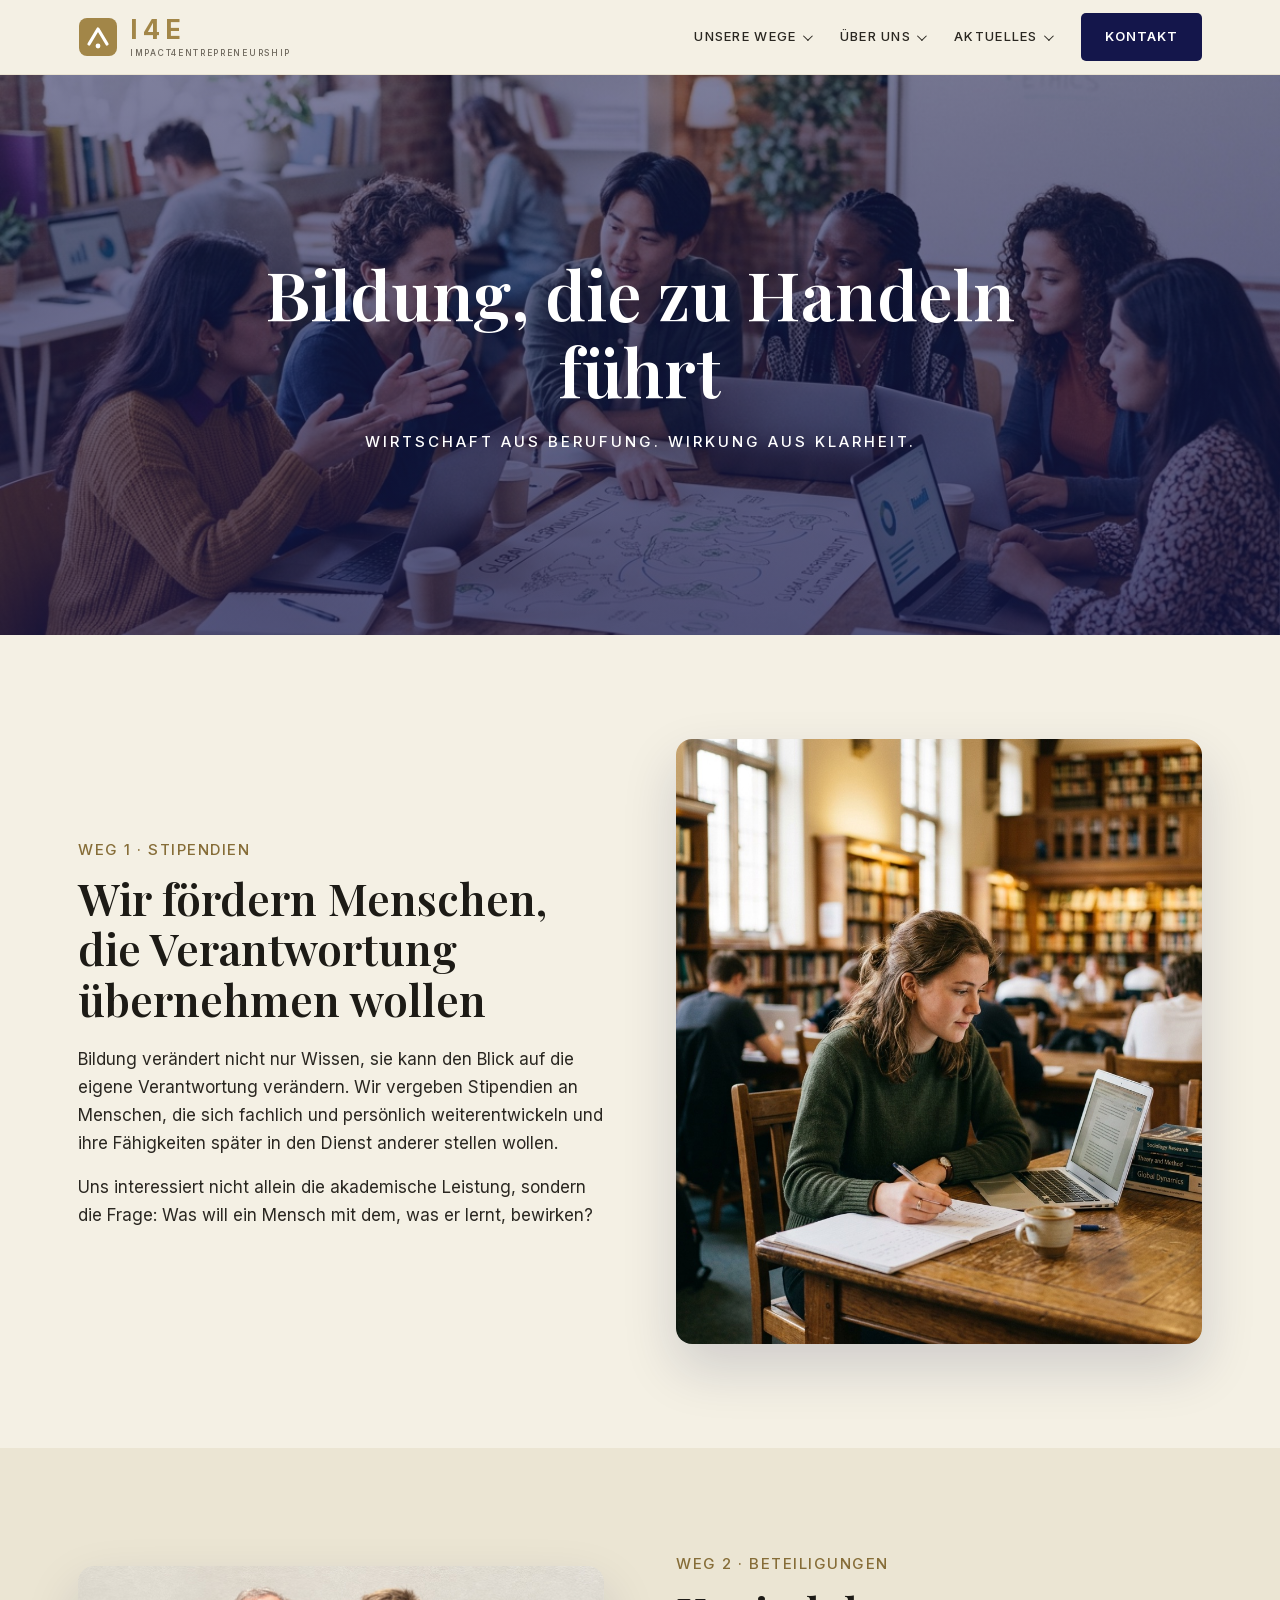
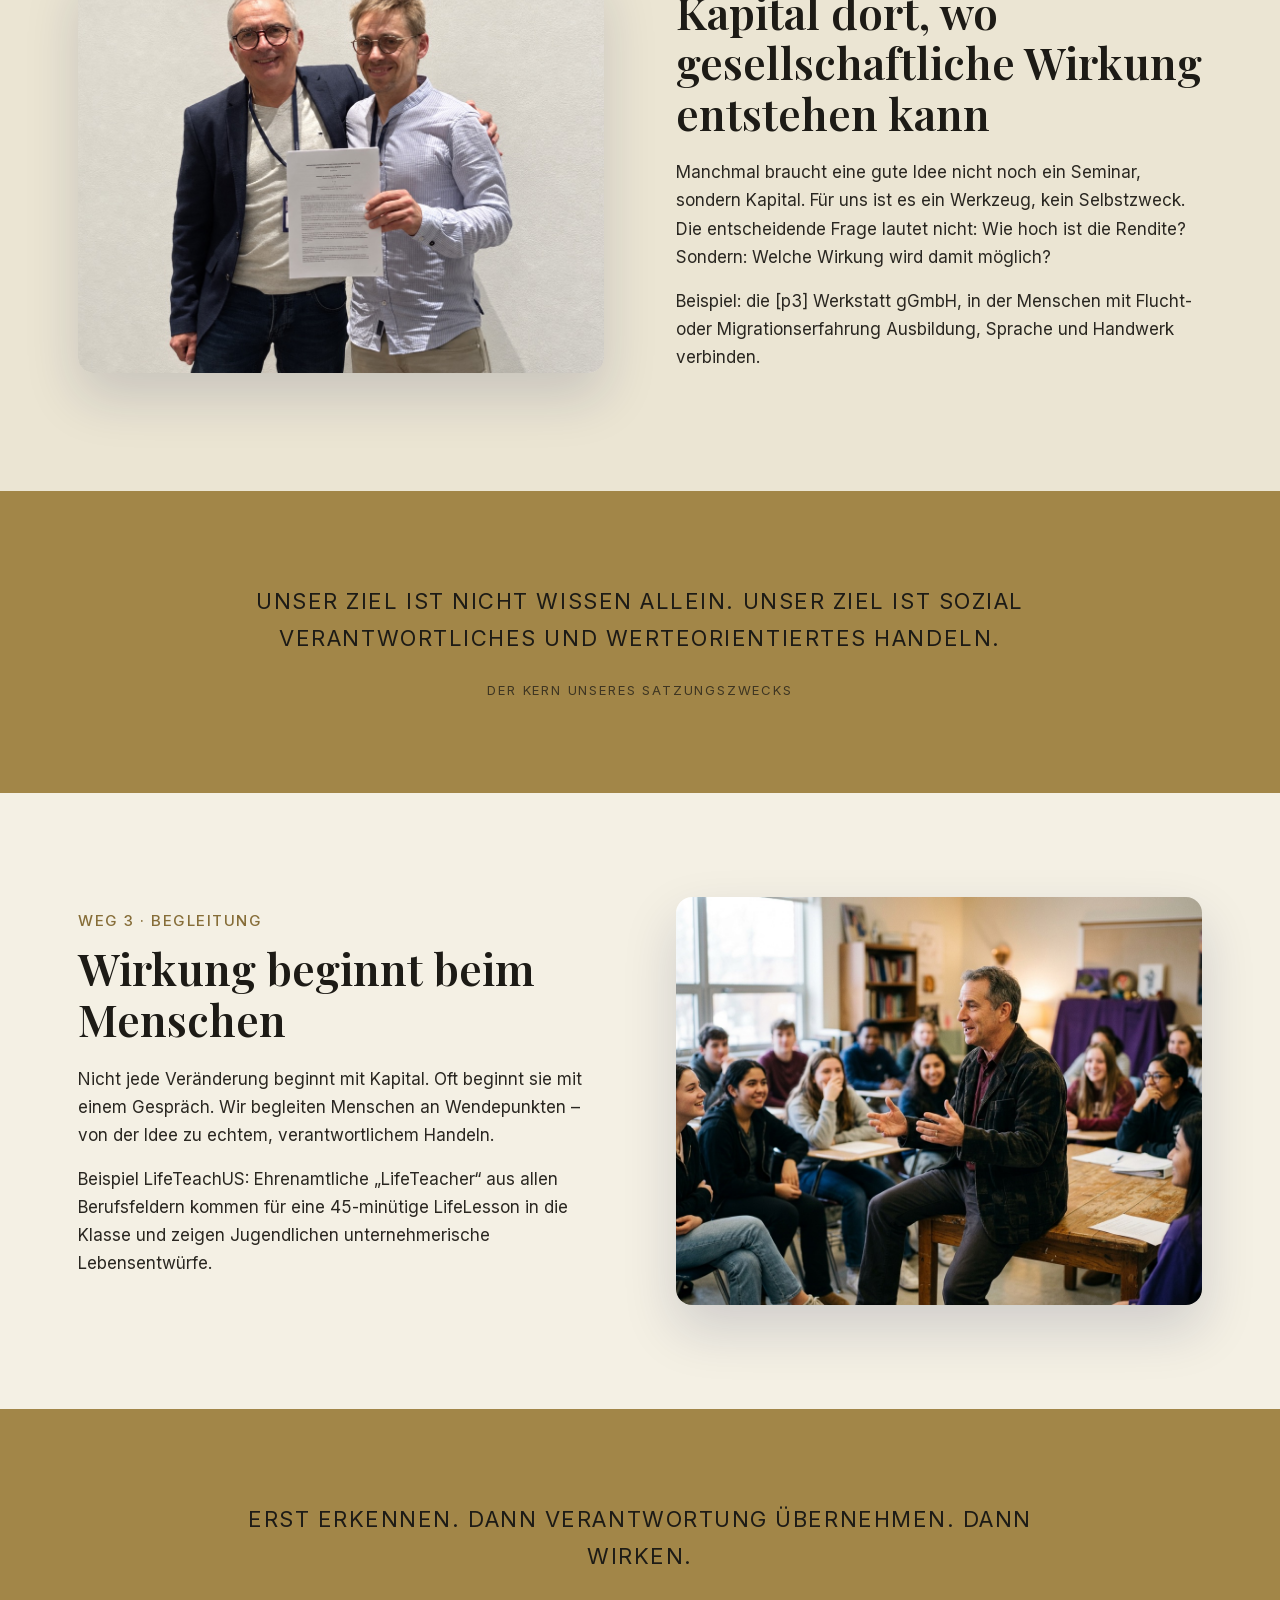
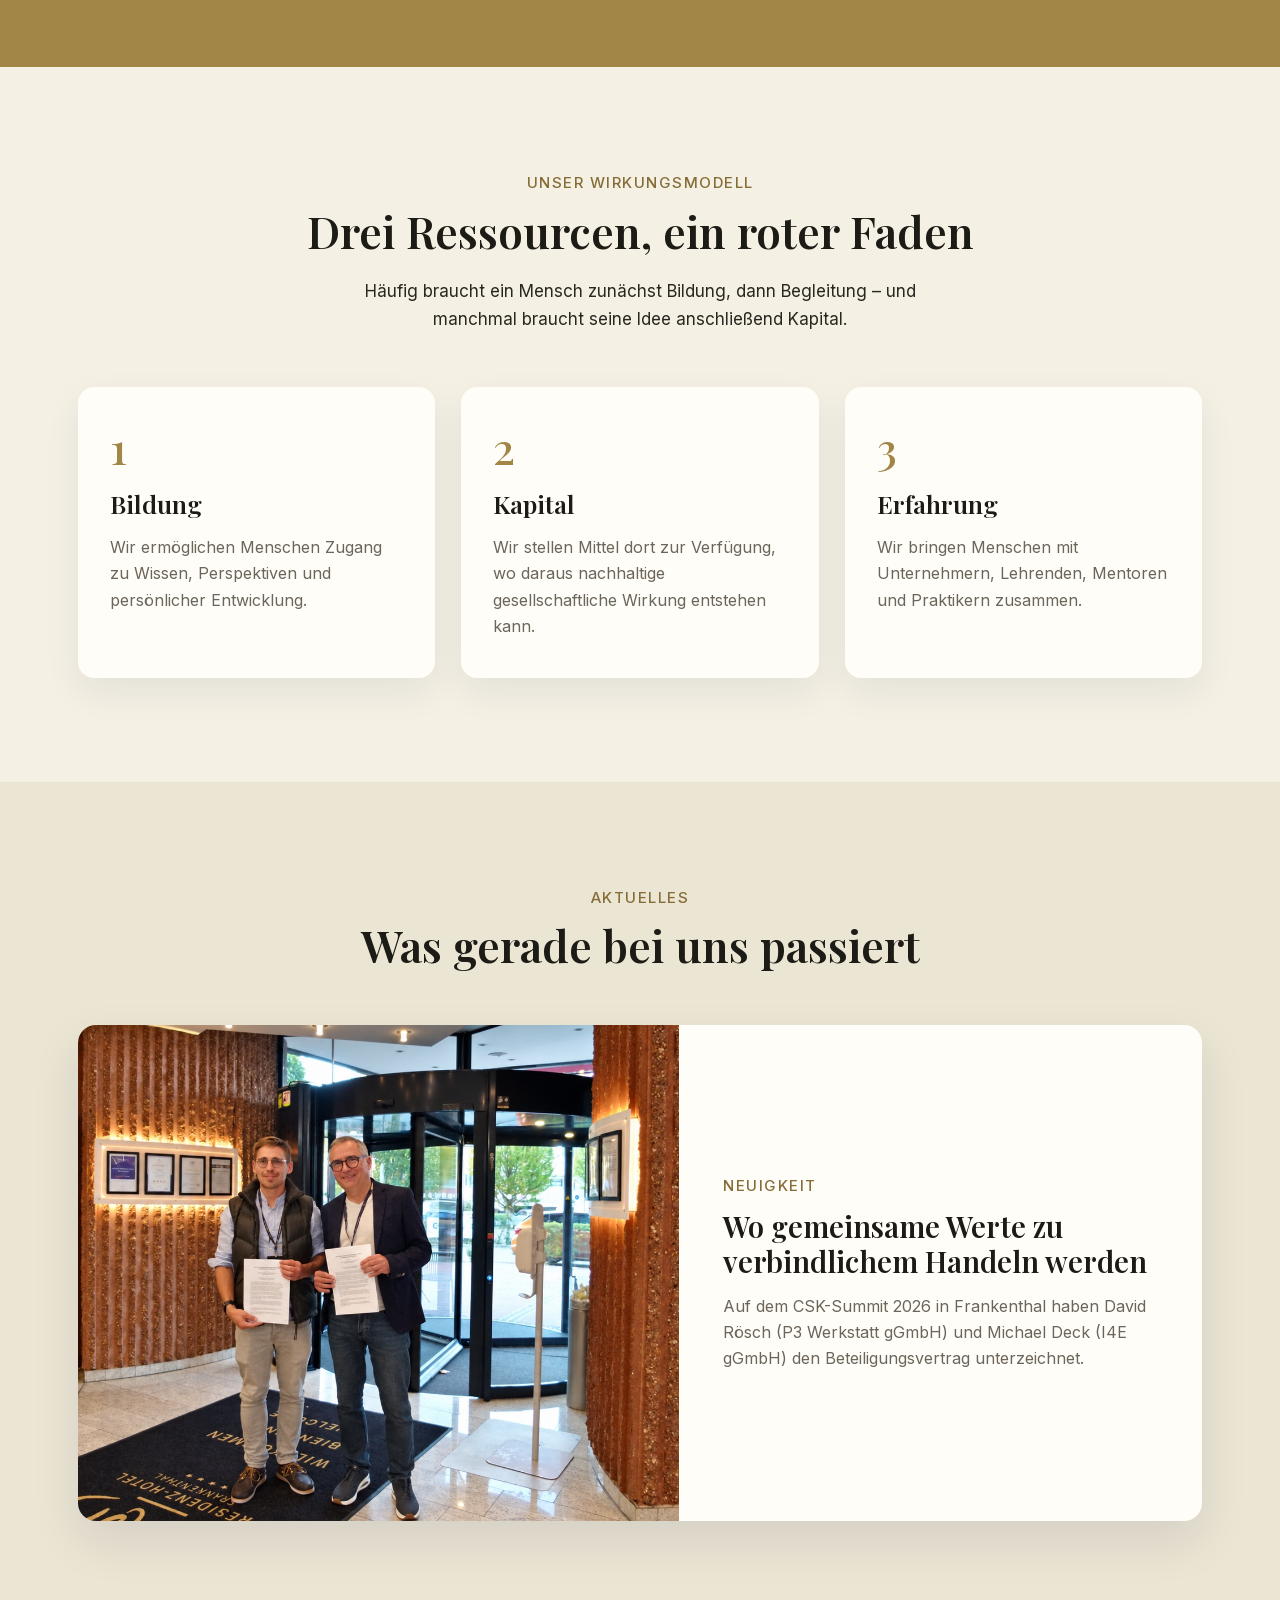
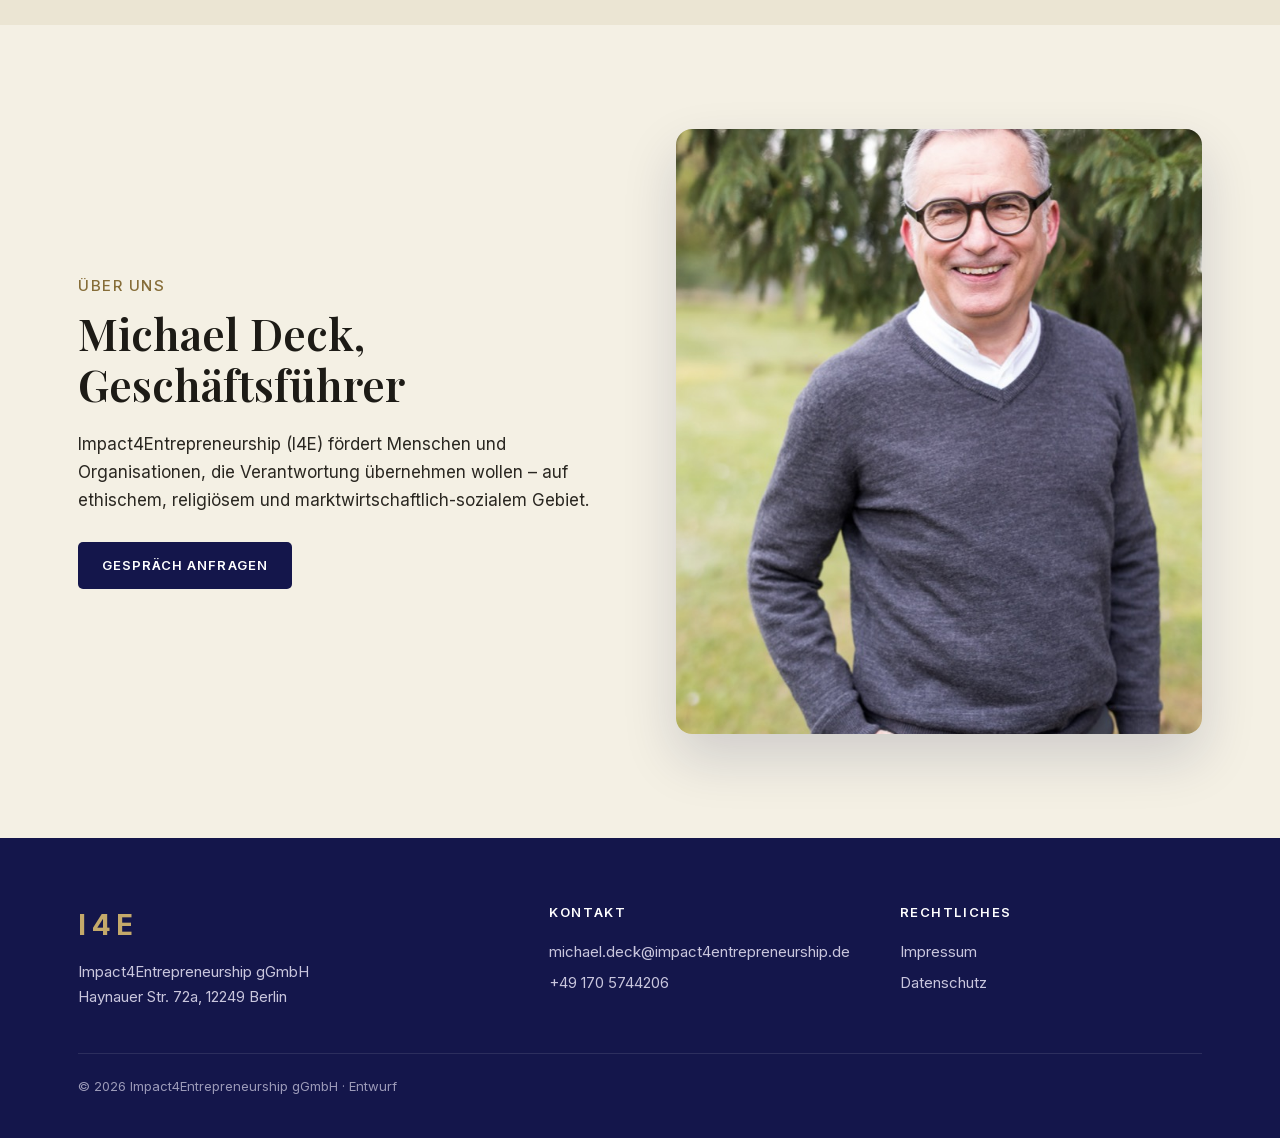
<file: index.html>
<!DOCTYPE html>
<html lang="de">
<head>
<meta charset="utf-8">
<meta name="viewport" content="width=device-width,initial-scale=1">
<title>I4E – Bildung, die zu Handeln führt</title>
<link rel="stylesheet" href="fonts/fonts.css">
<style>
:root{
  --creme:#f4f0e4; --creme-dunkel:#ebe5d3; --weiss:#fffdf8;
  --gold:#a28648; --gold-dunkel:#866d38; --gold-hell:#c4a96a; --tinte:#1d1b16; --navy:#14164b;
  --text:#2a2721; --sanft:#6b655a;
  --serif:'Playfair Display',Georgia,serif; --sans:'Inter',system-ui,sans-serif;
}
*{box-sizing:border-box;margin:0;padding:0;}
html{scroll-behavior:smooth;}
body{font-family:var(--sans);background:var(--creme);color:var(--text);line-height:1.65;font-size:17px;}
img{max-width:100%;display:block;}
a{color:inherit;}
.bahn{max-width:1180px;margin:0 auto;padding:0 28px;}

/* ---------- Kopfzeile ---------- */
header{position:sticky;top:0;z-index:50;background:var(--creme);border-bottom:1px solid rgba(162,134,72,.12);}
.kopf{display:flex;align-items:center;justify-content:space-between;height:74px;}
.logo{display:flex;align-items:center;gap:12px;text-decoration:none;color:var(--gold);}
.logo svg{height:40px;width:auto;}
.logo-wort{font-weight:700;font-size:26px;letter-spacing:.2em;line-height:1;text-transform:uppercase;}
.logo-wort small{display:block;font-size:8.5px;font-weight:500;letter-spacing:.2em;margin-top:6px;color:var(--sanft);}
nav{display:flex;align-items:center;gap:30px;}
.nav-punkt{position:relative;}
.nav-punkt>a{font-size:13px;font-weight:500;letter-spacing:.1em;text-transform:uppercase;text-decoration:none;
  padding:26px 0;display:inline-flex;align-items:center;gap:6px;}
.nav-punkt>a::after{content:"";width:6px;height:6px;border-right:1.5px solid currentColor;border-bottom:1.5px solid currentColor;
  transform:rotate(45deg) translateY(-2px);}
.nav-punkt.einzeln>a::after{display:none;}
.unter{position:absolute;top:100%;left:-18px;min-width:230px;background:var(--weiss);border-radius:0 0 12px 12px;
  box-shadow:0 18px 40px rgba(20,22,75,.14);padding:10px 0;display:none;}
.nav-punkt:hover .unter,.nav-punkt:focus-within .unter{display:block;}
.unter a{display:block;padding:9px 22px;font-size:15px;text-decoration:none;}
.unter a:hover{background:var(--creme);color:var(--gold);}
.knopf{display:inline-block;background:var(--navy);color:#fff;text-decoration:none;font-weight:600;font-size:13px;
  letter-spacing:.08em;text-transform:uppercase;padding:13px 24px;border-radius:5px;border:0;cursor:pointer;
  transition:background .2s;}
.knopf:hover{background:var(--gold-dunkel);}
.menue{display:none;background:none;border:0;font-size:28px;color:var(--gold);cursor:pointer;}

/* ---------- Titelbild ---------- */
.titel{position:relative;min-height:560px;display:flex;align-items:center;justify-content:center;text-align:center;color:#fff;overflow:hidden;}
.titel img{position:absolute;inset:0;width:100%;height:100%;object-fit:cover;}
.titel::before{content:"";position:absolute;inset:0;z-index:1;
  background:linear-gradient(180deg,rgba(20,22,75,.55),rgba(20,22,75,.72));}
.titel-text{position:relative;z-index:2;padding:40px 28px;max-width:960px;}
.titel h1{font-family:var(--serif);font-weight:600;font-size:clamp(36px,5.6vw,68px);line-height:1.12;margin-bottom:22px;}
.titel p{font-size:15px;letter-spacing:.2em;text-transform:uppercase;font-weight:500;}

/* ---------- Abschnitte ---------- */
.teil{padding:104px 0;}
.teil.dunkel{background:var(--creme-dunkel);}
.zwei{display:grid;grid-template-columns:1fr 1fr;gap:72px;align-items:center;}
.zwei.dreh .bild{order:-1;}
.auge{font-size:15px;letter-spacing:.1em;text-transform:uppercase;color:var(--gold-dunkel);font-weight:500;margin-bottom:10px;}
h2{font-family:var(--serif);font-weight:600;font-size:clamp(30px,3.6vw,44px);line-height:1.15;color:var(--tinte);margin-bottom:20px;}
.teil p{color:var(--text);margin-bottom:16px;max-width:560px;}
.teil .knopf{margin-top:12px;}
.bild img{width:100%;aspect-ratio:4/3.1;object-fit:cover;border-radius:16px;box-shadow:0 24px 54px rgba(20,22,75,.16);}
.bild.hoch img{aspect-ratio:4/4.6;}

/* ---------- Farbband ---------- */
.band{background:var(--gold);color:var(--tinte);padding:92px 0;text-align:center;}
.band p{font-size:clamp(17px,2vw,22px);letter-spacing:.07em;text-transform:uppercase;font-weight:400;line-height:1.7;max-width:880px;margin:0 auto;}
.band small{display:block;margin-top:22px;font-size:13px;letter-spacing:.14em;opacity:.75;text-transform:uppercase;}

/* ---------- Drei Karten ---------- */
.kopfzeile{text-align:center;max-width:720px;margin:0 auto 54px;}
.kopfzeile p{margin-left:auto;margin-right:auto;}
.drei{display:grid;grid-template-columns:repeat(3,1fr);gap:26px;}
.karte{background:var(--weiss);border-radius:16px;padding:38px 32px;box-shadow:0 14px 36px rgba(20,22,75,.07);}
.karte .nr{font-family:var(--serif);font-size:44px;color:var(--gold);line-height:1;margin-bottom:14px;}
.karte h3{font-family:var(--serif);font-weight:600;font-size:25px;color:var(--tinte);margin-bottom:10px;}
.karte p{font-size:16px;color:var(--sanft);margin:0;}

/* ---------- Aktuelles ---------- */
.neu{display:grid;grid-template-columns:1.15fr 1fr;background:var(--weiss);border-radius:18px;overflow:hidden;box-shadow:0 20px 48px rgba(20,22,75,.1);}
.neu img{width:100%;height:100%;object-fit:cover;min-height:340px;}
.neu-text{padding:48px 44px;display:flex;flex-direction:column;justify-content:center;}
.neu-text h3{font-family:var(--serif);font-weight:600;font-size:29px;line-height:1.2;color:var(--tinte);margin-bottom:14px;}
.neu-text p{color:var(--sanft);font-size:16px;margin:0;}

/* ---------- Fuß ---------- */
footer{background:var(--navy);color:#c9c6dd;padding:64px 0 40px;font-size:15px;}
.fuss{display:grid;grid-template-columns:1.4fr 1fr 1fr;gap:48px;}
footer h4{color:#fff;font-weight:600;font-size:13px;letter-spacing:.12em;text-transform:uppercase;margin-bottom:14px;}
footer a{display:block;text-decoration:none;padding:3px 0;}
footer a:hover{color:#fff;}
.fuss-logo{font-weight:700;font-size:28px;letter-spacing:.2em;color:var(--gold-hell);margin-bottom:12px;}
.klein{margin-top:44px;padding-top:22px;border-top:1px solid rgba(255,255,255,.14);font-size:13px;opacity:.75;}

@media(max-width:900px){
  .zwei,.neu,.drei,.fuss{grid-template-columns:1fr;gap:34px;}
  .zwei.dreh .bild{order:0;}
  .teil{padding:72px 0;}
  .menue{display:block;}
  nav{display:none;position:absolute;top:74px;left:0;right:0;background:var(--creme);flex-direction:column;align-items:flex-start;
    padding:10px 28px 26px;gap:0;border-bottom:1px solid rgba(162,134,72,.12);}
  nav.offen{display:flex;}
  .nav-punkt>a{padding:12px 0;}
  .unter{position:static;display:block;box-shadow:none;background:none;padding:0 0 6px 12px;}
  .nav-punkt>a::after{display:none;}
}

</style>
</head>
<body>

<header>
  <div class="bahn kopf">
    <a class="logo" href="#oben" aria-label="I4E – Startseite">
      <svg viewBox="0 0 40 40" aria-hidden="true">
        <rect x="1" y="1" width="38" height="38" rx="8" fill="#a28648"/>
        <path d="M11 27 L20 12 L29 27" fill="none" stroke="#fff" stroke-width="3.2" stroke-linecap="round" stroke-linejoin="round"/>
        <circle cx="20" cy="29" r="2.4" fill="#fff"/>
      </svg>
      <span class="logo-wort">I4E<small>Impact4Entrepreneurship</small></span>
    </a>
    <button class="menue" id="menue" aria-label="Menü öffnen" aria-expanded="false">☰</button>
    <nav id="nav">
      <div class="nav-punkt"><a href="#wege">Unsere Wege</a>
        <div class="unter">
          <a href="#stipendien">Stipendien</a>
          <a href="#beteiligungen">Beteiligungen</a>
          <a href="#begleitung">Begleitung</a>
        </div>
      </div>
      <div class="nav-punkt"><a href="#ueber">Über uns</a>
        <div class="unter">
          <a href="#auftrag">Unser Auftrag</a>
          <a href="#modell">Wirkungsmodell</a>
          <a href="#auftrag">Leitbild</a>
        </div>
      </div>
      <div class="nav-punkt"><a href="#aktuelles">Aktuelles</a>
        <div class="unter">
          <a href="newsletter.html">Neuigkeiten</a>
          <a href="podcast.html">Podcast „Menschen mit Wirkung“</a>
        </div>
      </div>
      <a class="knopf" href="#kontakt">Kontakt</a>
    </nav>
  </div>
</header>

<main id="oben">

  <section class="titel">
    <img src="images/managing-global-dynamics.jpg" alt="">
    <div class="titel-text">
      <h1>Bildung, die zu Handeln führt</h1>
      <p>Wirtschaft aus Berufung. Wirkung aus Klarheit.</p>
    </div>
  </section>

  <section class="teil" id="stipendien">
    <div class="bahn zwei">
      <div>
        <div class="auge">Weg 1 · Stipendien</div>
        <h2>Wir fördern Menschen, die Verantwortung übernehmen wollen</h2>
        <p>Bildung verändert nicht nur Wissen, sie kann den Blick auf die eigene Verantwortung verändern. Wir vergeben Stipendien an Menschen, die sich fachlich und persönlich weiterentwickeln und ihre Fähigkeiten später in den Dienst anderer stellen wollen.</p>
        <p>Uns interessiert nicht allein die akademische Leistung, sondern die Frage: Was will ein Mensch mit dem, was er lernt, bewirken?</p>
      </div>
      <div class="bild hoch"><img src="images/stipendien.jpg" alt="Eine Studentin arbeitet konzentriert in einer Universitätsbibliothek"></div>
    </div>
  </section>

  <section class="teil dunkel" id="beteiligungen">
    <div class="bahn zwei dreh">
      <div>
        <div class="auge">Weg 2 · Beteiligungen</div>
        <h2>Kapital dort, wo gesellschaftliche Wirkung entstehen kann</h2>
        <p>Manchmal braucht eine gute Idee nicht noch ein Seminar, sondern Kapital. Für uns ist es ein Werkzeug, kein Selbstzweck. Die entscheidende Frage lautet nicht: Wie hoch ist die Rendite? Sondern: Welche Wirkung wird damit möglich?</p>
        <p>Beispiel: die [p3] Werkstatt gGmbH, in der Menschen mit Flucht- oder Migrationserfahrung Ausbildung, Sprache und Handwerk verbinden.</p>
      </div>
      <div class="bild"><img src="images/vertragsuebergabe-p3.jpg" alt="Michael Deck und David Rösch bei der Vertragsübergabe"></div>
    </div>
  </section>

  <section class="band" id="auftrag">
    <div class="bahn">
      <p>Unser Ziel ist nicht Wissen allein. Unser Ziel ist sozial verantwortliches und werteorientiertes Handeln.</p>
      <small>Der Kern unseres Satzungszwecks</small>
    </div>
  </section>

  <section class="teil" id="begleitung">
    <div class="bahn zwei">
      <div>
        <div class="auge">Weg 3 · Begleitung</div>
        <h2>Wirkung beginnt beim Menschen</h2>
        <p>Nicht jede Veränderung beginnt mit Kapital. Oft beginnt sie mit einem Gespräch. Wir begleiten Menschen an Wendepunkten – von der Idee zu echtem, verantwortlichem Handeln.</p>
        <p>Beispiel LifeTeachUS: Ehrenamtliche „LifeTeacher“ aus allen Berufsfeldern kommen für eine 45-minütige LifeLesson in die Klasse und zeigen Jugendlichen unternehmerische Lebensentwürfe.</p>
      </div>
      <div class="bild"><img src="images/lifeteachus.jpg" alt="LifeTeacher im Gespräch mit einer Schulklasse"></div>
    </div>
  </section>

  <section class="band">
    <div class="bahn">
      <p>Erst erkennen. Dann Verantwortung übernehmen. Dann wirken.</p>
    </div>
  </section>

  <section class="teil" id="modell">
    <div class="bahn">
      <div class="kopfzeile">
        <div class="auge">Unser Wirkungsmodell</div>
        <h2>Drei Ressourcen, ein roter Faden</h2>
        <p>Häufig braucht ein Mensch zunächst Bildung, dann Begleitung – und manchmal braucht seine Idee anschließend Kapital.</p>
      </div>
      <div class="drei">
        <div class="karte"><div class="nr">1</div><h3>Bildung</h3><p>Wir ermöglichen Menschen Zugang zu Wissen, Perspektiven und persönlicher Entwicklung.</p></div>
        <div class="karte"><div class="nr">2</div><h3>Kapital</h3><p>Wir stellen Mittel dort zur Verfügung, wo daraus nachhaltige gesellschaftliche Wirkung entstehen kann.</p></div>
        <div class="karte"><div class="nr">3</div><h3>Erfahrung</h3><p>Wir bringen Menschen mit Unternehmern, Lehrenden, Mentoren und Praktikern zusammen.</p></div>
      </div>
    </div>
  </section>

  <section class="teil dunkel" id="aktuelles">
    <div class="bahn">
      <div class="kopfzeile">
        <div class="auge">Aktuelles</div>
        <h2>Was gerade bei uns passiert</h2>
      </div>
      <div class="neu">
        <img src="images/frankenthal-summit.jpg" alt="Zwei Teilnehmer mit den Vertragsunterlagen im Eingang des Tagungshotels in Frankenthal" style="object-position:center 30%">
        <div class="neu-text">
          <div class="auge">Neuigkeit</div>
          <h3>Wo gemeinsame Werte zu verbindlichem Handeln werden</h3>
          <p>Auf dem CSK-Summit 2026 in Frankenthal haben David Rösch (P3 Werkstatt gGmbH) und Michael Deck (I4E gGmbH) den Beteiligungsvertrag unterzeichnet.</p>
        </div>
      </div>
    </div>
  </section>

  <section class="teil" id="ueber">
    <div class="bahn zwei">
      <div>
        <div class="auge">Über uns</div>
        <h2>Michael Deck, Geschäftsführer</h2>
        <p>Impact4Entrepreneurship (I4E) fördert Menschen und Organisationen, die Verantwortung übernehmen wollen – auf ethischem, religiösem und marktwirtschaftlich-sozialem Gebiet.</p>
        <a class="knopf" href="mailto:michael.deck@impact4entrepreneurship.de?subject=Gespr%C3%A4ch%20anfragen">Gespräch anfragen</a>
      </div>
      <div class="bild hoch"><img src="images/michael-deck.jpg" alt="Michael Deck"></div>
    </div>
  </section>
</main>

<footer id="kontakt">
  <div class="bahn">
    <div class="fuss">
      <div>
        <div class="fuss-logo">I4E</div>
        <p>Impact4Entrepreneurship gGmbH<br>Haynauer Str. 72a, 12249 Berlin</p>
      </div>
      <div>
        <h4>Kontakt</h4>
        <a href="mailto:michael.deck@impact4entrepreneurship.de">michael.deck@impact4entrepreneurship.de</a>
        <a href="tel:+491705744206">+49 170 5744206</a>
      </div>
      <div>
        <h4>Rechtliches</h4>
        <a href="impressum.html">Impressum</a>
        <a href="datenschutz.html">Datenschutz</a>
      </div>
    </div>
    <div class="klein">© 2026 Impact4Entrepreneurship gGmbH · Entwurf</div>
  </div>
</footer>

<script>
var m=document.getElementById('menue'),n=document.getElementById('nav');
m.addEventListener('click',function(){var o=n.classList.toggle('offen');m.setAttribute('aria-expanded',o);});
n.addEventListener('click',function(e){if(e.target.tagName==='A')n.classList.remove('offen');});
</script>
</body>
</html>
</file>
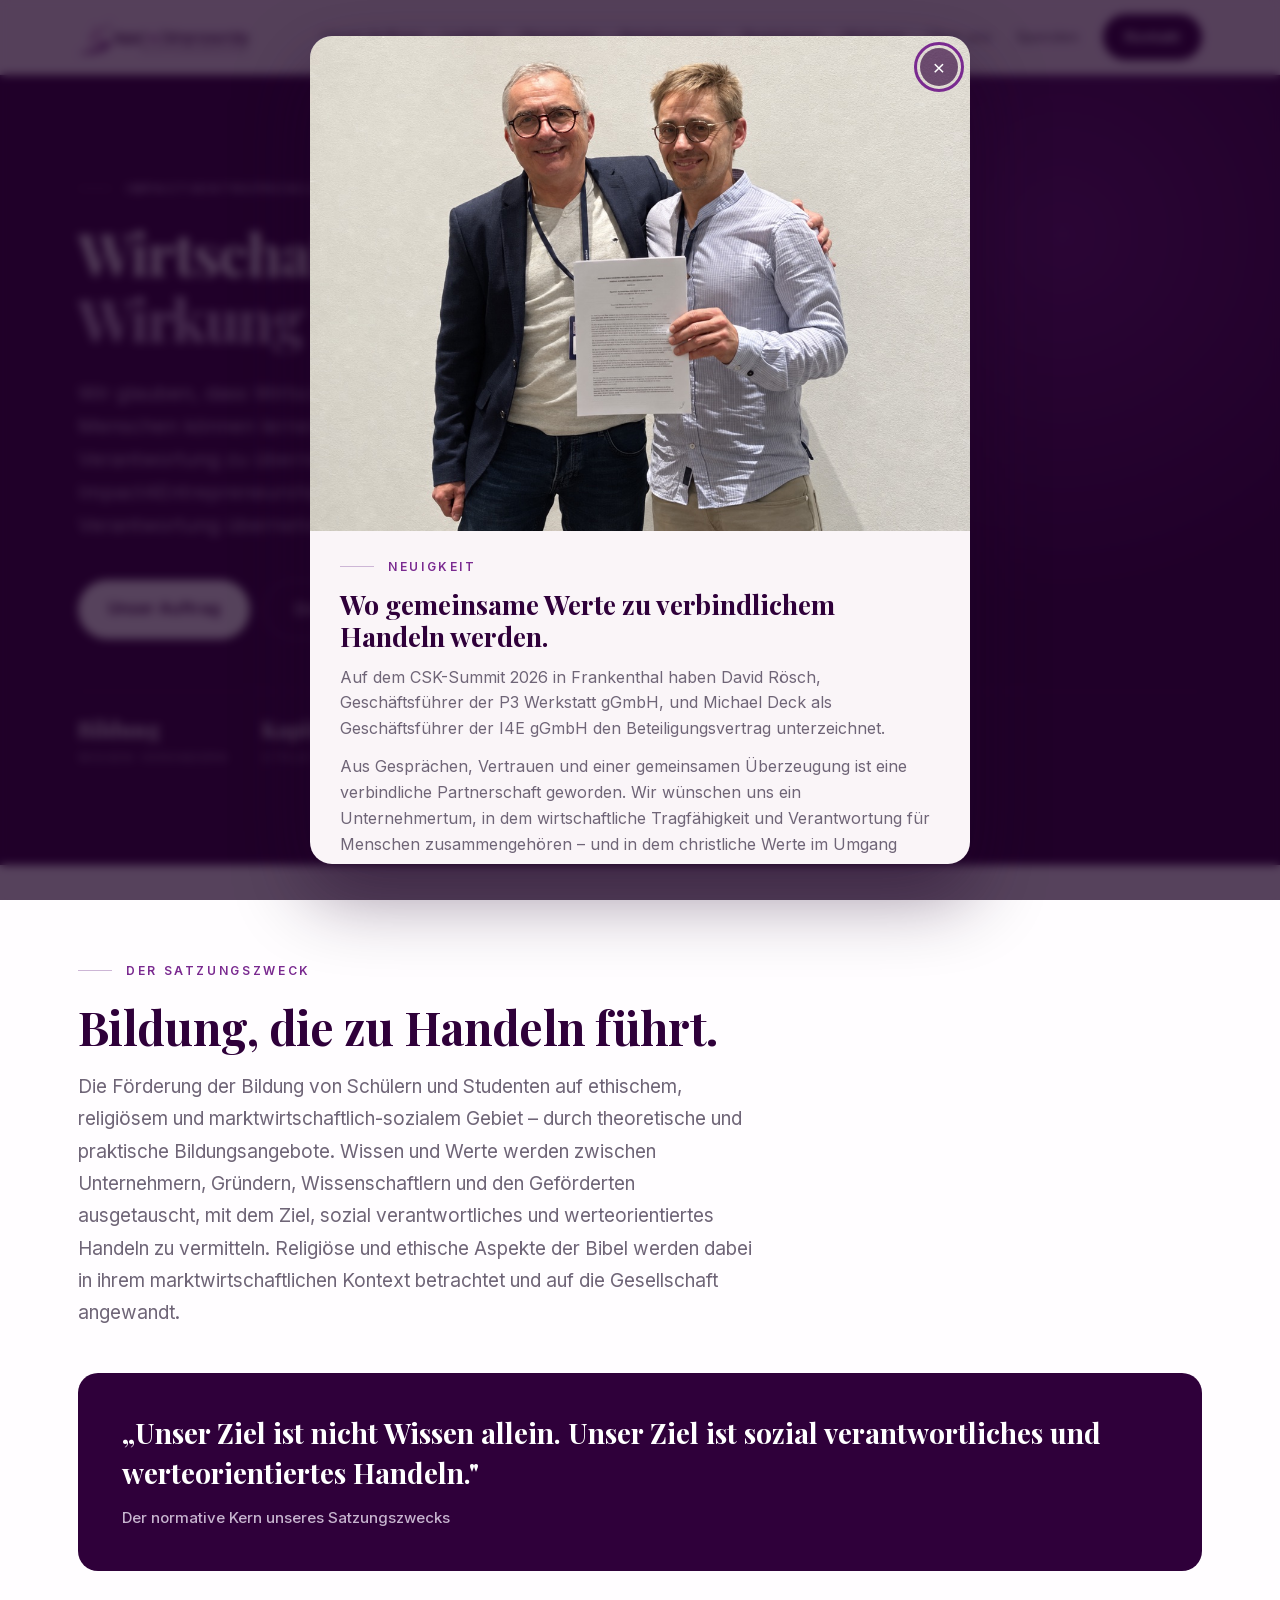
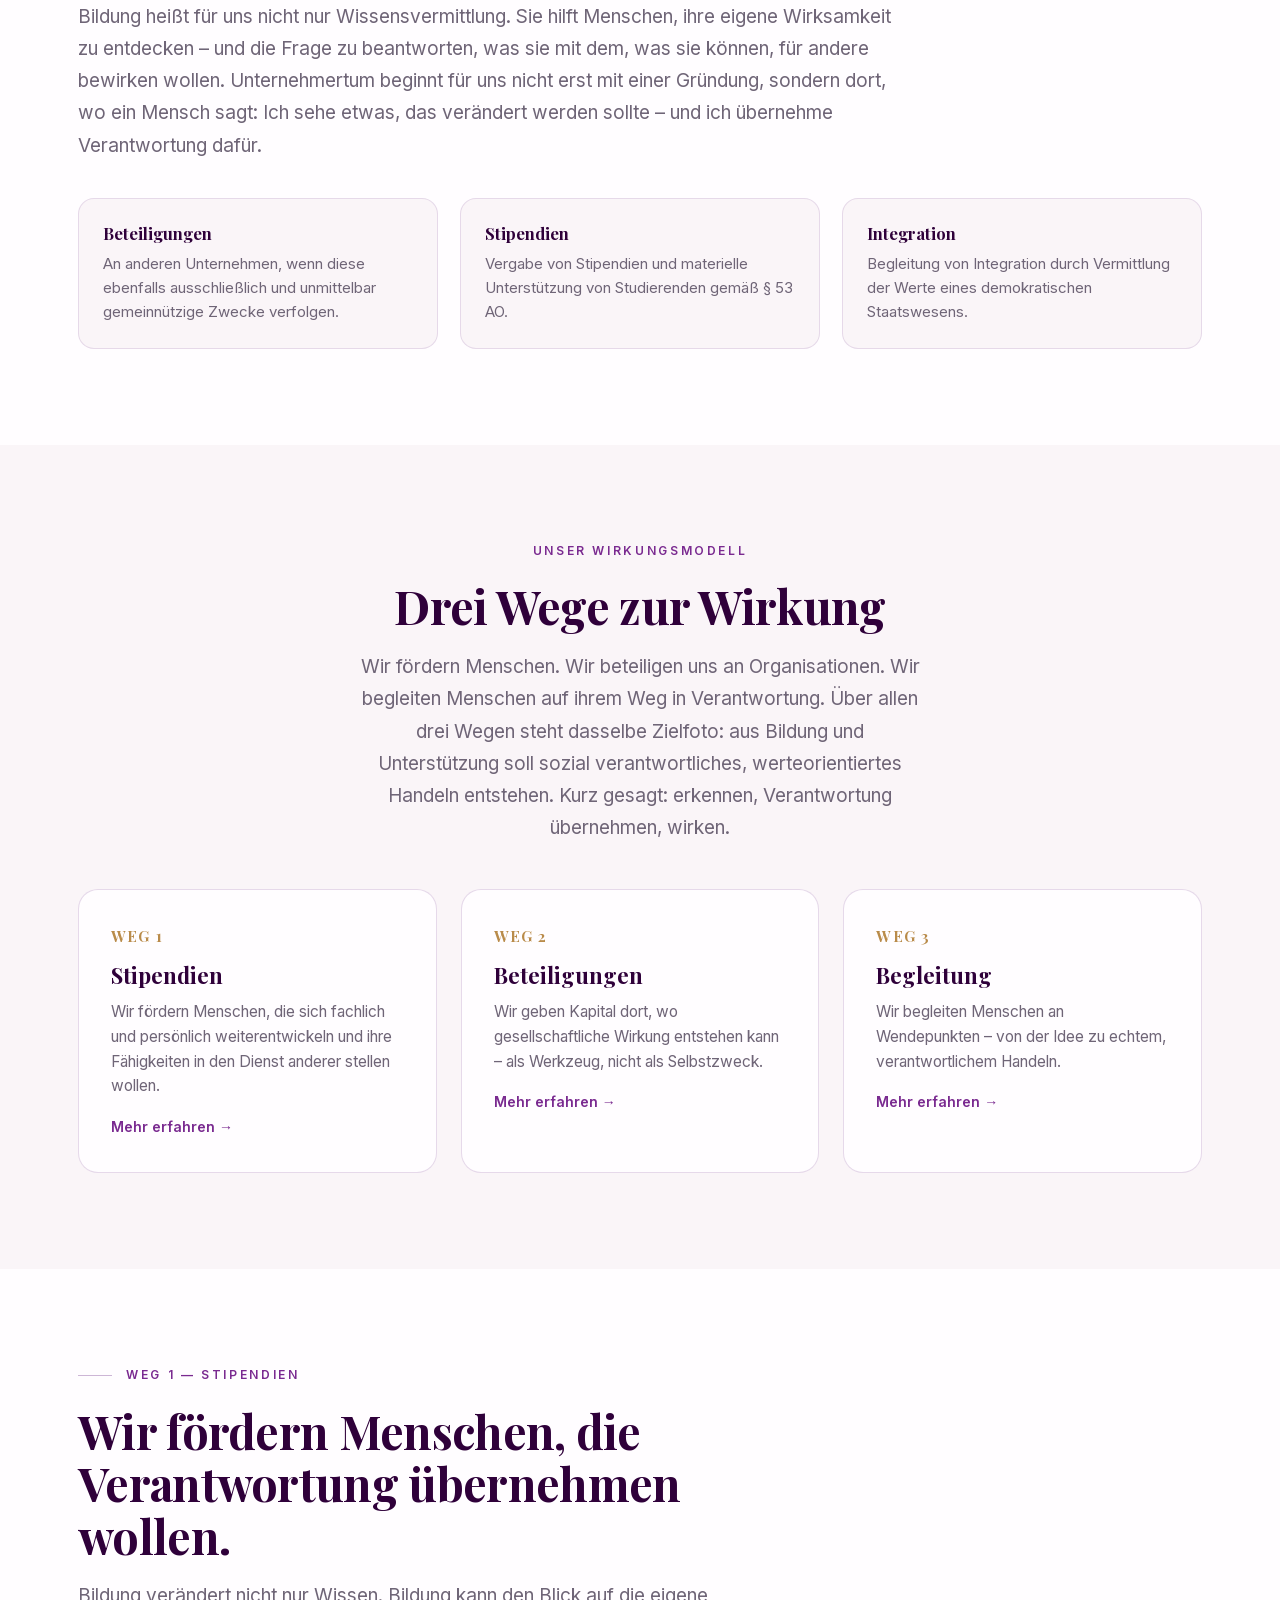
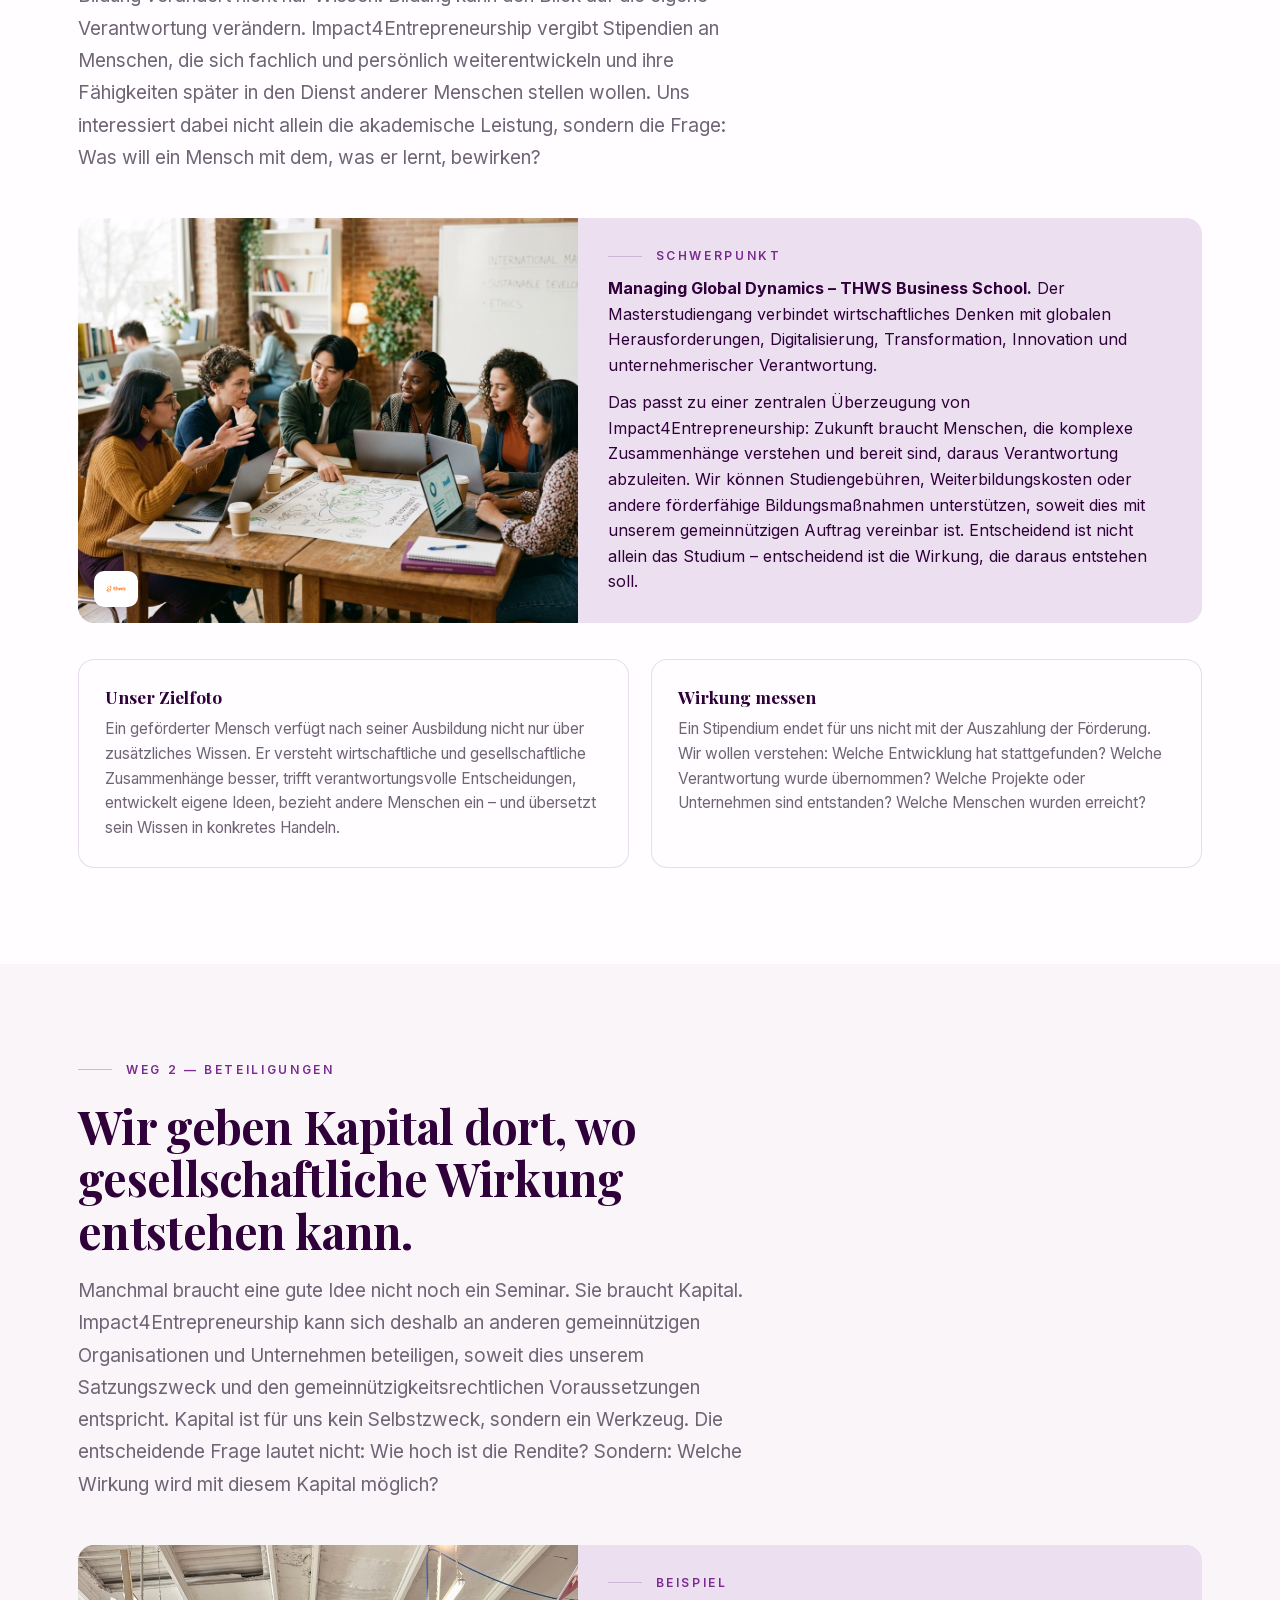
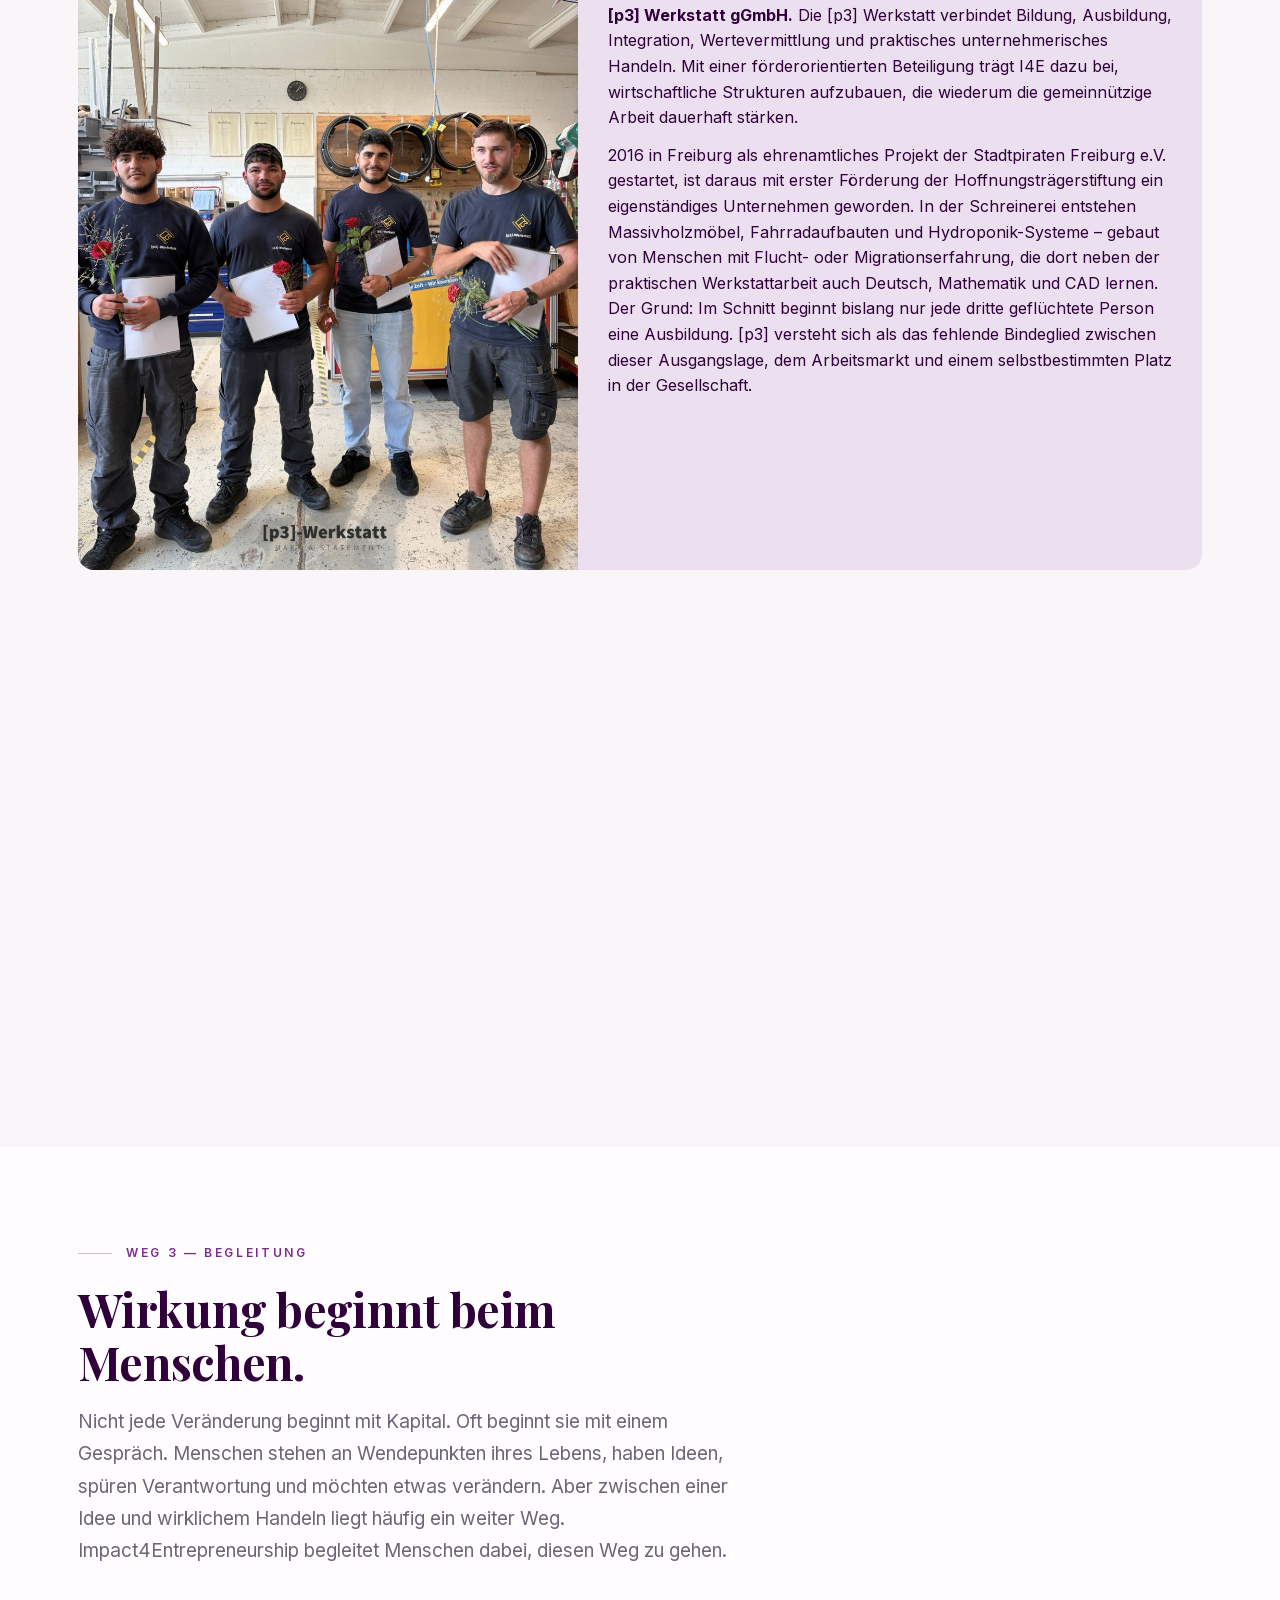
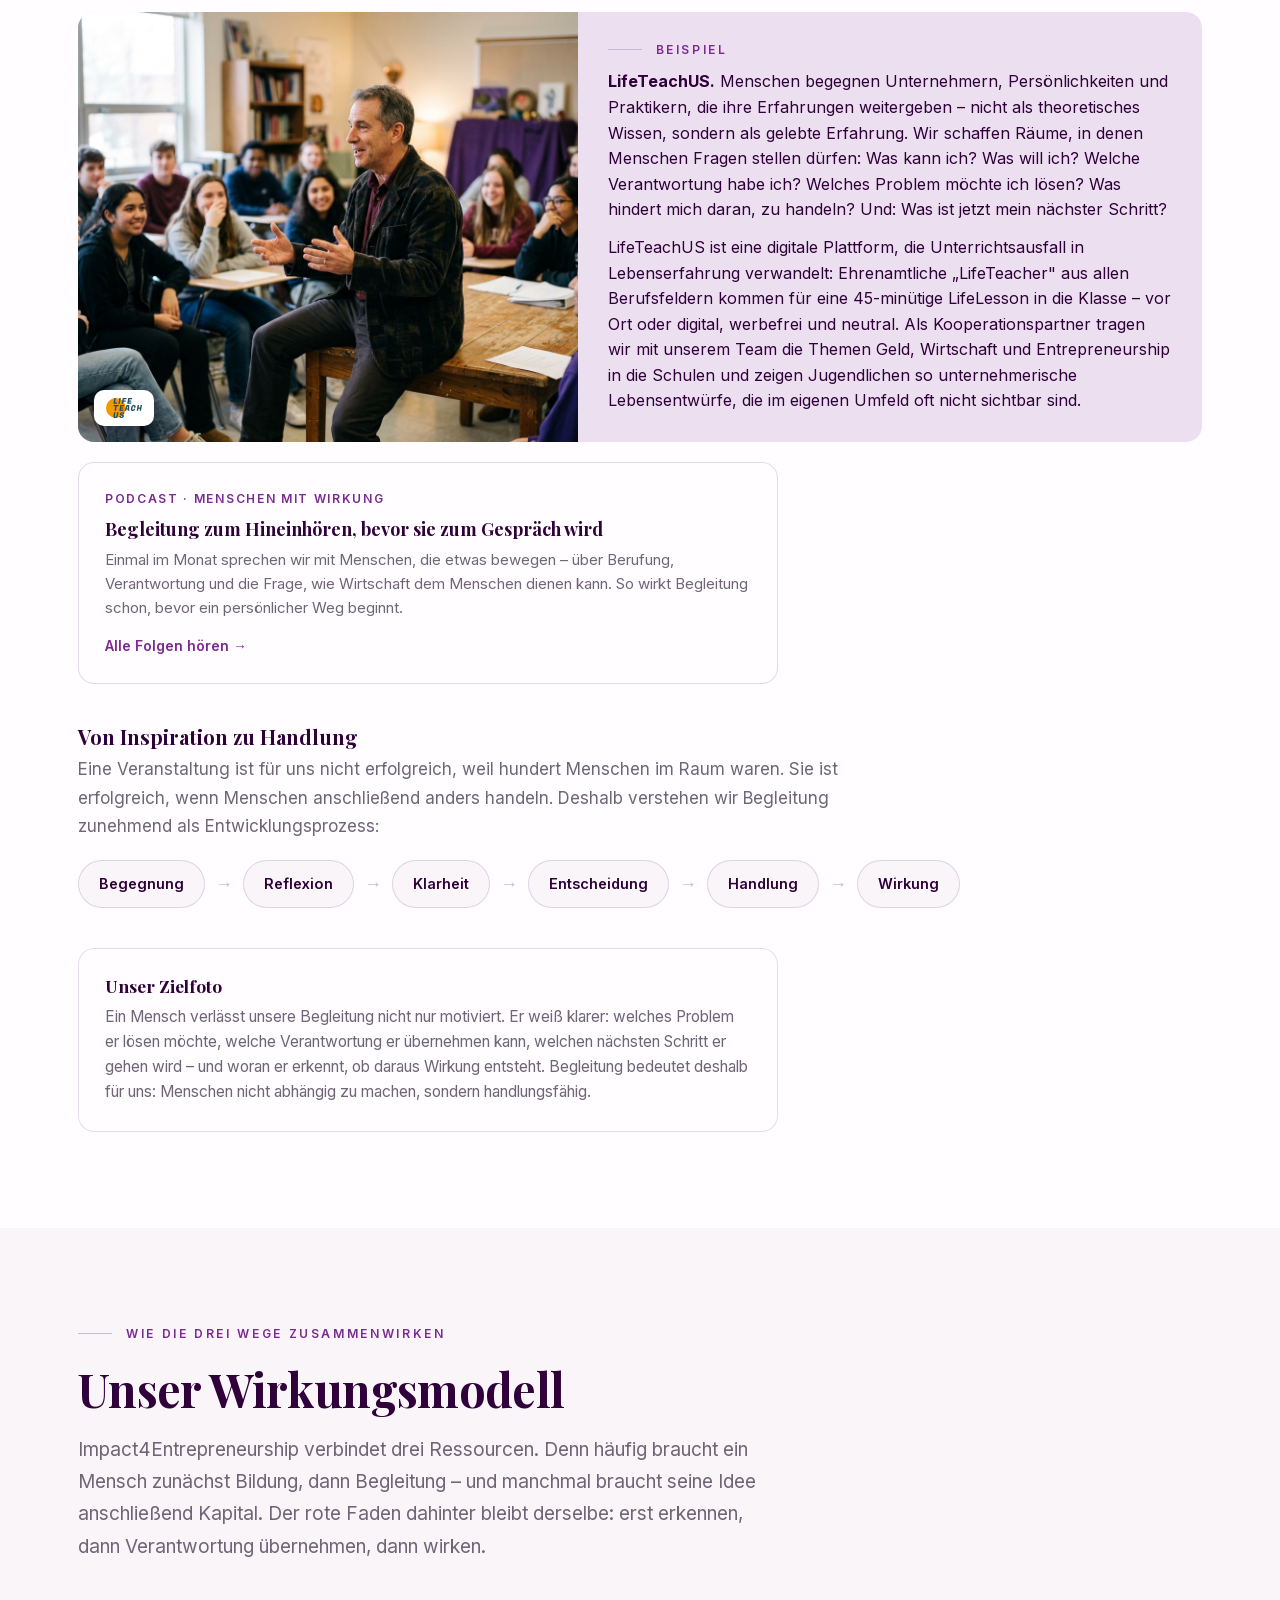
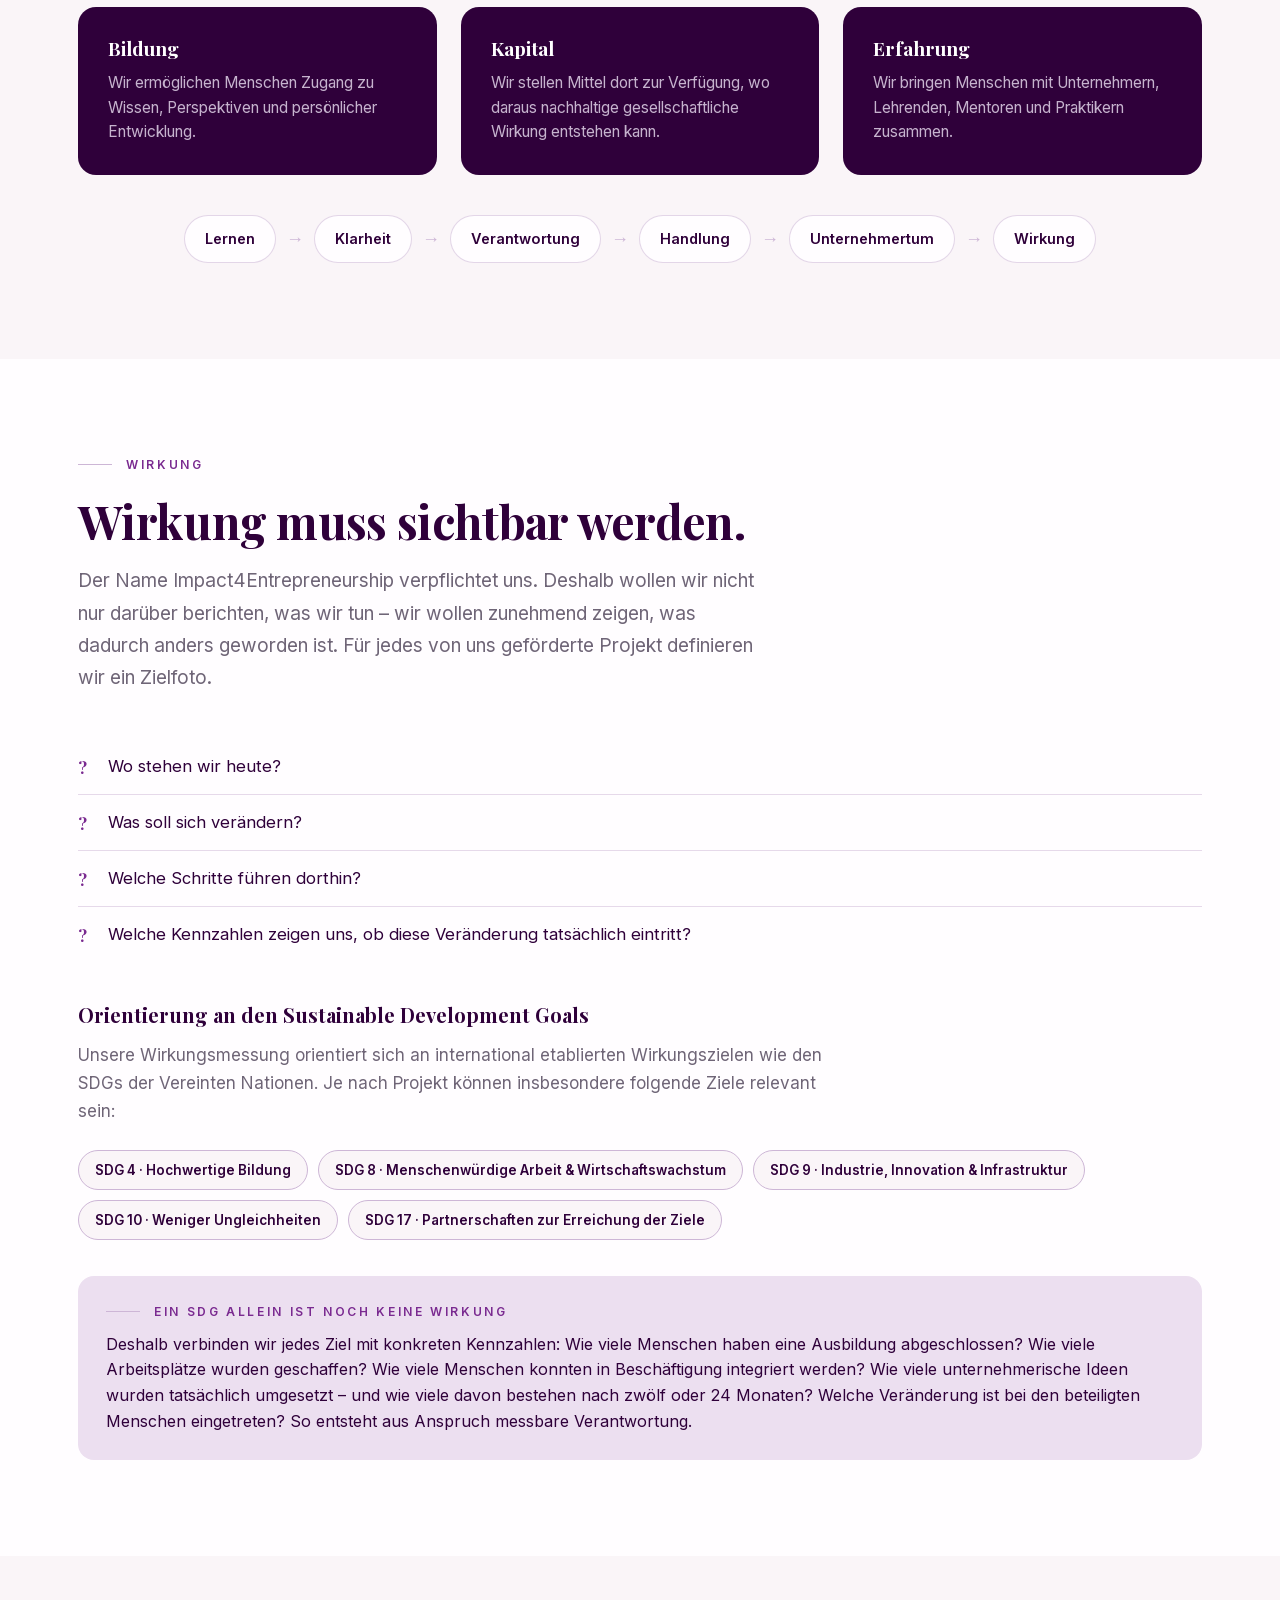
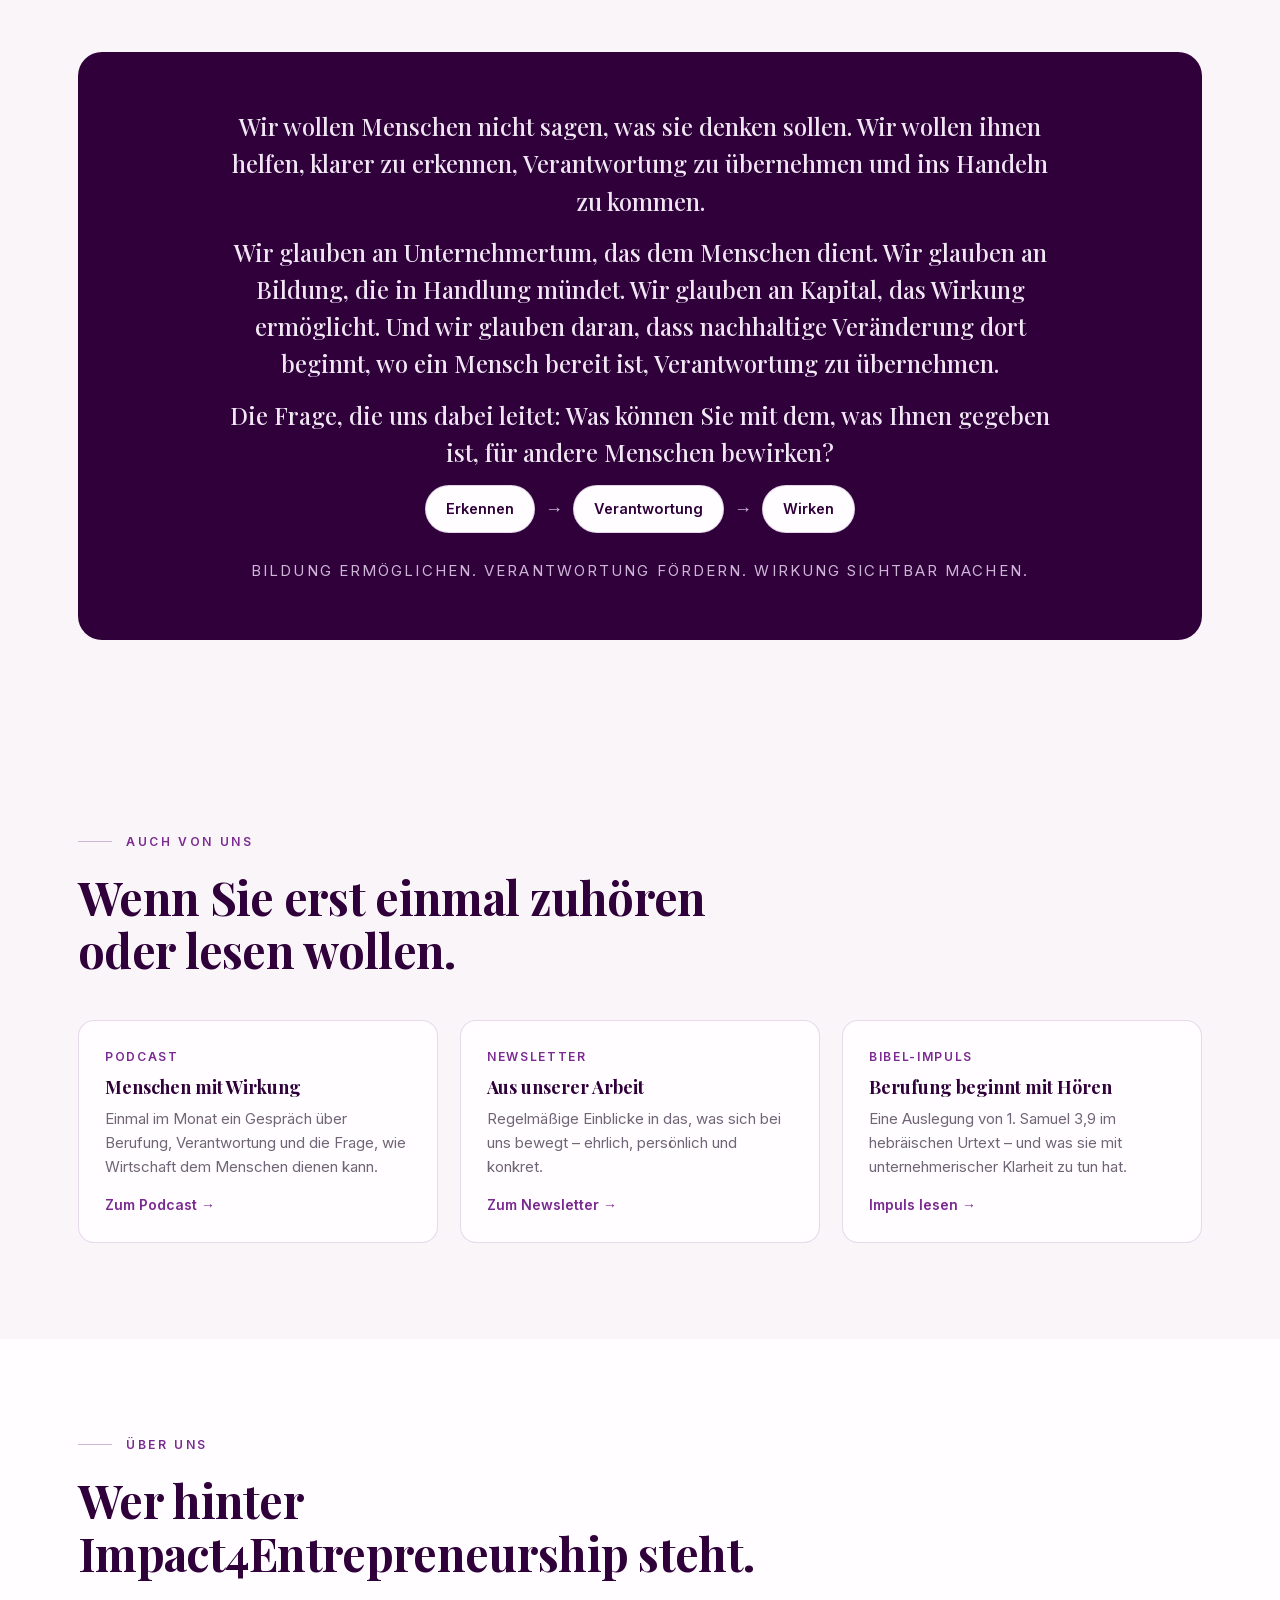
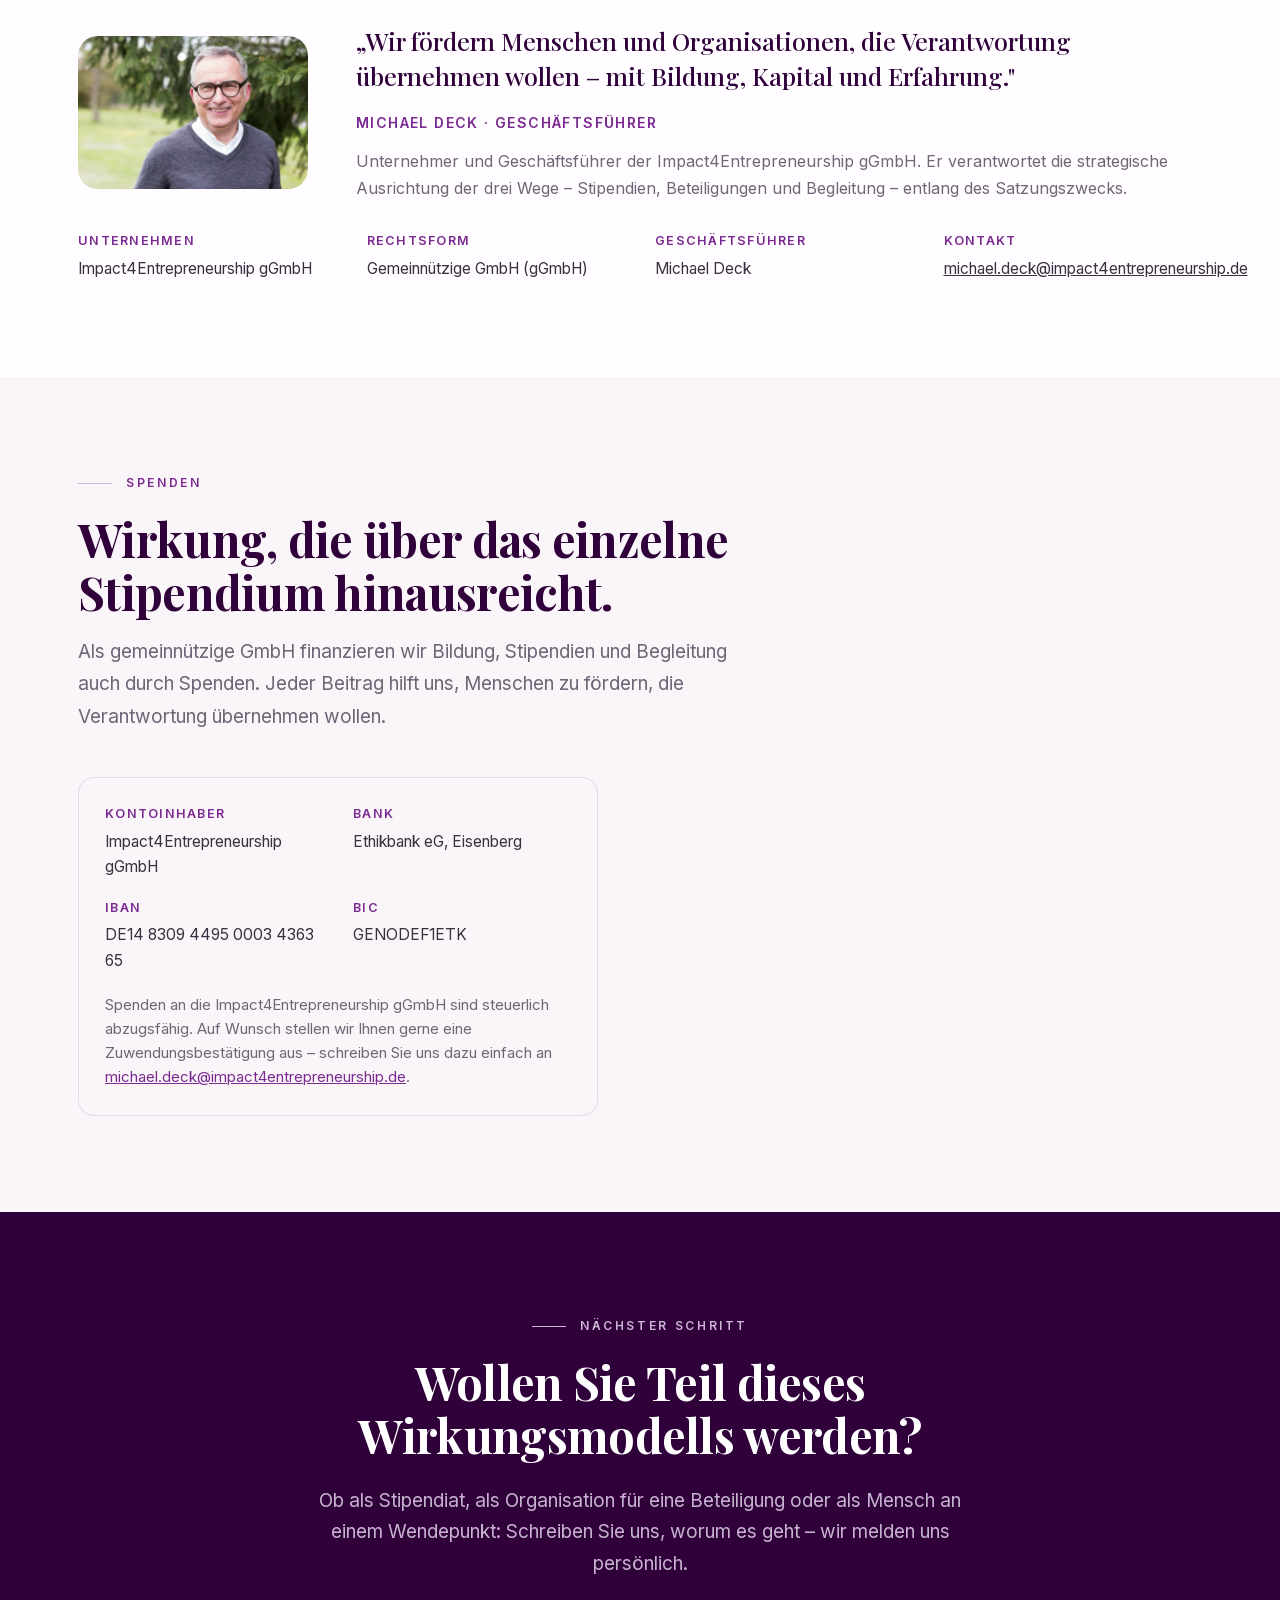
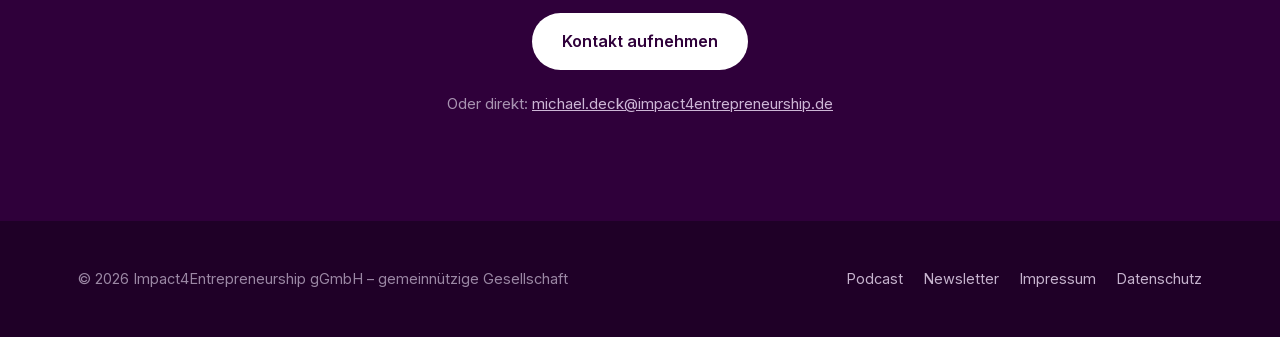
<file: ausfuehrlich.html>
<!DOCTYPE html>
<html lang="de">
<head>
<meta charset="UTF-8">
<meta name="viewport" content="width=device-width, initial-scale=1">
<title>Impact4Entrepreneurship – Bildung ermöglichen. Verantwortung fördern. Wirkung sichtbar machen.</title>
<meta name="description" content="Impact4Entrepreneurship gGmbH fördert Menschen und Organisationen auf drei Wegen: Stipendien, Beteiligungen und Begleitung – mit dem Ziel sozial verantwortlichen, werteorientierten Handelns.">
<link rel="icon" href="images/i4e-logo.png">
<link rel="stylesheet" href="fonts/fonts.css">
<style>
:root{
  --tief:#2f003a;
  --lila-dunkel:#5b156d;
  --lila:#7a2a90;
  --flieder:#cdb6d6;
  --flieder-hell:#ecdff0;
  --grund:#faf5f8;
  --weiss:#fffdff;
  --text:#3a2f40;
  --sanft:#6f6577;
  --messing:#b98b4a;
  --serif:'Playfair Display',Georgia,serif;
  --sans:'Inter',-apple-system,BlinkMacSystemFont,'Segoe UI',sans-serif;
  --bahn:1180px;
}
*{box-sizing:border-box;margin:0;padding:0;}
html{scroll-behavior:smooth;}
body{font-family:var(--sans);color:var(--text);background:var(--grund);
  line-height:1.65;-webkit-font-smoothing:antialiased;overflow-x:hidden;}
img{max-width:100%;display:block;}
a{color:inherit;}
:focus-visible{outline:3px solid var(--lila);outline-offset:3px;border-radius:4px;}

.bahn{max-width:var(--bahn);margin:0 auto;padding:0 28px;}

/* ---------- Typo-Skala ---------- */
.auge{font-size:12px;font-weight:600;letter-spacing:.22em;text-transform:uppercase;
  color:var(--lila);display:flex;align-items:center;gap:14px;margin-bottom:20px;}
.auge::before{content:"";width:34px;height:1px;background:var(--flieder);flex:0 0 auto;}
h1,h2,h3{font-family:var(--serif);font-weight:700;line-height:1.14;color:var(--tief);}
h2{font-size:clamp(30px,4.1vw,46px);letter-spacing:-.015em;}
h3{font-size:20px;line-height:1.25;}
p{font-size:17px;}
.gross{font-size:19px;color:var(--sanft);line-height:1.7;}

/* ---------- Kopfleiste ---------- */
header{position:sticky;top:0;z-index:60;background:rgba(250,245,248,.9);
  backdrop-filter:blur(14px);border-bottom:1px solid rgba(205,182,214,.5);}
.kopf{display:flex;align-items:center;gap:26px;height:74px;}
.kopf img{height:34px;width:auto;}
nav{margin-left:auto;display:flex;align-items:center;gap:24px;}
nav a{font-size:14.5px;font-weight:500;color:var(--sanft);text-decoration:none;transition:color .2s;white-space:nowrap;}
nav a:hover{color:var(--lila);}
.knopf{display:inline-block;background:var(--tief);color:#fff;text-decoration:none;
  font-size:14.5px;font-weight:600;padding:11px 22px;border-radius:100px;
  transition:background .2s,transform .2s;}
.knopf:hover{background:var(--lila);transform:translateY(-1px);}
.knopf.hell{background:#fff;color:var(--tief);border:1px solid var(--flieder);}
.knopf.hell:hover{background:var(--flieder-hell);color:var(--tief);}
.knopf.gross{font-size:16px;padding:15px 30px;}
.nav-schalter{display:none;background:none;border:0;font-size:24px;color:var(--tief);cursor:pointer;line-height:1;}

/* ---------- Hero ---------- */
.hero{background:var(--tief);color:#efe6f3;padding:104px 0 96px;position:relative;overflow:hidden;}
.hero::after{content:"";position:absolute;right:-14%;top:-30%;width:62%;aspect-ratio:1;
  border-radius:50%;background:radial-gradient(circle,rgba(122,42,144,.55),transparent 66%);pointer-events:none;}
.hero .bahn{position:relative;z-index:2;}
.hero .auge{color:var(--flieder);}
.hero .auge::before{background:rgba(205,182,214,.5);}
.hero h1{font-size:clamp(36px,5.4vw,58px);color:#fff;letter-spacing:-.02em;max-width:20ch;}
.hero h1 .traegt{color:var(--flieder);}
.hero .unter{font-size:clamp(17px,2vw,20px);color:#c6b3ce;max-width:62ch;margin-top:26px;line-height:1.65;}
.hero .knoepfe{display:flex;flex-wrap:wrap;gap:14px;margin-top:38px;}
.hero .knopf{background:#fff;color:var(--tief);}
.hero .knopf:hover{background:var(--flieder-hell);}
.hero .knopf.rand{background:transparent;color:#efe6f3;border:1px solid rgba(205,182,214,.45);}
.hero .knopf.rand:hover{background:rgba(255,255,255,.08);}
.hero .fakten{display:flex;flex-wrap:wrap;gap:34px;margin-top:52px;padding-top:26px;
  border-top:1px solid rgba(205,182,214,.22);}
.hero .fakt b{display:block;font-family:var(--serif);font-size:22px;color:#fff;font-weight:700;line-height:1;}
.hero .fakt span{font-size:12.5px;letter-spacing:.12em;text-transform:uppercase;color:#a893b1;
  display:block;margin-top:8px;}

/* ---------- Abschnitte ---------- */
section{padding:96px 0;}
section.hell{background:var(--weiss);}
.kopfzeile{max-width:68ch;margin-bottom:44px;}
.kopfzeile p{margin-top:18px;}
.kopfzeile.mitte{margin-left:auto;margin-right:auto;text-align:center;}
.kopfzeile.mitte .auge{justify-content:center;}
.kopfzeile.mitte .auge::before{display:none;}

/* ---------- Auftrag / Zitat-Block ---------- */
.zielzitat{margin-top:30px;background:var(--tief);color:#e7d9ec;border-radius:20px;
  padding:40px 44px;}
.zielzitat p{font-family:var(--serif);font-size:clamp(21px,2.6vw,28px);line-height:1.4;color:#fff;font-weight:700;}
.zielzitat span{display:block;margin-top:14px;font-family:var(--sans);font-size:15px;font-weight:500;color:#c6b3ce;}

.erlaubt-gitter{display:grid;grid-template-columns:repeat(auto-fit,minmax(220px,1fr));gap:22px;margin-top:36px;}
.erlaubt-karte{background:var(--grund);border:1px solid rgba(205,182,214,.45);border-radius:16px;padding:24px;}
section.hell .erlaubt-karte{background:var(--grund);}
.erlaubt-karte h3{font-size:16.5px;margin-bottom:8px;}
.erlaubt-karte p{font-size:15px;color:var(--sanft);line-height:1.6;}

/* ---------- Drei Wege Übersicht ---------- */
.wege-gitter{display:grid;grid-template-columns:repeat(auto-fit,minmax(280px,1fr));gap:24px;}
.weg-karte{background:var(--weiss);border:1px solid rgba(205,182,214,.5);border-radius:20px;
  padding:34px 32px;text-decoration:none;display:block;transition:border-color .2s,transform .2s;}
section.hell .weg-karte{background:var(--grund);}
.weg-karte:hover{border-color:var(--lila);transform:translateY(-3px);}
.weg-karte .nr{font-family:var(--serif);font-size:15px;font-weight:700;color:var(--messing);
  letter-spacing:.08em;}
.weg-karte h3{margin:14px 0 10px;font-size:22px;}
.weg-karte p{font-size:15.5px;color:var(--sanft);line-height:1.6;}
.weg-karte .pfeil{margin-top:16px;font-size:14px;font-weight:600;color:var(--lila);}

/* ---------- Karten-Raster generisch (Zielfoto, Fragen, Ressourcen) ---------- */
.karten-gitter{display:grid;grid-template-columns:repeat(auto-fit,minmax(240px,1fr));gap:22px;}
.info-karte{background:var(--grund);border:1px solid rgba(205,182,214,.45);border-radius:16px;padding:26px;}
section.hell .info-karte{background:var(--weiss);}
.info-karte h3{font-size:17.5px;margin-bottom:9px;}
.info-karte p{font-size:15.5px;color:var(--sanft);line-height:1.6;}

.haken-liste{list-style:none;}
.haken-liste li{position:relative;padding-left:26px;margin-bottom:13px;font-size:16px;line-height:1.55;color:var(--sanft);}
.haken-liste li::before{content:"";position:absolute;left:0;top:9px;width:11px;height:11px;
  border-radius:50%;border:1.5px solid var(--messing);}

.frage-liste{list-style:none;}
.frage-liste li{position:relative;padding:14px 0 14px 30px;border-bottom:1px solid rgba(205,182,214,.5);
  font-size:16.5px;color:var(--tief);}
.frage-liste li:last-child{border-bottom:0;}
.frage-liste li::before{content:"?";position:absolute;left:0;top:14px;font-family:var(--serif);
  font-weight:700;color:var(--lila);font-size:17px;}

/* ---------- Highlight-Box (THWS / p3 / LifeTeachUS) ---------- */
.beispiel{margin-top:8px;background:var(--flieder-hell);border-radius:16px;padding:26px 28px;}
.beispiel .auge{margin-bottom:10px;}
.beispiel p{font-size:16px;color:var(--tief);line-height:1.6;}
.beispiel p+p{margin-top:12px;}

/* ---------- Highlight-Box mit Bild (THWS / LifeTeachUS) ---------- */
.beispiel-bild{margin-top:8px;background:var(--flieder-hell);border-radius:16px;overflow:hidden;
  display:grid;grid-template-columns:1fr 1.25fr;align-items:stretch;}
.beispiel-bild .bild{position:relative;min-height:240px;background:var(--tief);}
.beispiel-bild .bild img.foto{width:100%;height:100%;object-fit:cover;display:block;}
.beispiel-bild .bild .marke{position:absolute;left:16px;bottom:16px;background:#fff;
  border-radius:10px;padding:8px 12px;box-shadow:0 8px 20px rgba(47,0,58,.22);line-height:0;}
.beispiel-bild .bild .marke img{height:20px;width:auto;display:block;}
.beispiel-bild .inhalt{padding:28px 30px;}
.beispiel-bild .auge{margin-bottom:10px;}
.beispiel-bild p{font-size:16px;color:var(--tief);line-height:1.6;}
.beispiel-bild p+p{margin-top:12px;}
@media(max-width:720px){
  .beispiel-bild{grid-template-columns:1fr;}
  .beispiel-bild .bild{min-height:190px;}
}

/* ---------- Prozess-Kette (Kreislauf / Fluss) ---------- */
.kette{display:flex;flex-wrap:wrap;align-items:center;gap:10px;margin-top:30px;}
.kette .glied{background:var(--weiss);border:1px solid rgba(205,182,214,.55);border-radius:100px;
  padding:11px 20px;font-size:14.5px;font-weight:600;color:var(--tief);}
section.hell .kette .glied{background:var(--grund);}
.kette .pfeil-icon{color:var(--flieder);font-size:18px;}

/* ---------- Nummerierte Schritte (Weg hinein / Kreislauf) ---------- */
.schritte{display:grid;grid-template-columns:repeat(auto-fit,minmax(240px,1fr));gap:26px;counter-reset:w;margin-top:10px;}
.schritt{position:relative;padding-top:44px;}
.schritt::before{counter-increment:w;content:counter(w);position:absolute;top:0;left:0;
  font-family:var(--serif);font-size:34px;font-weight:700;color:var(--flieder);line-height:1;}
.schritt h3{font-size:18px;margin-bottom:8px;}
.schritt p{font-size:15.5px;color:var(--sanft);line-height:1.6;}

/* ---------- Ressourcen (Bildung / Kapital / Erfahrung) ---------- */
.ressourcen{display:grid;grid-template-columns:repeat(auto-fit,minmax(240px,1fr));gap:24px;}
.ressource-karte{background:var(--tief);color:#e7d9ec;border-radius:18px;padding:30px;}
.ressource-karte h3{color:#fff;font-size:19px;margin-bottom:10px;}
.ressource-karte p{font-size:15.5px;color:#c6b3ce;line-height:1.6;}

/* ---------- SDG-Pillen ---------- */
.sdg-reihe{display:flex;flex-wrap:wrap;gap:10px;margin-top:24px;}
.sdg-reihe span{font-size:13.5px;font-weight:600;border:1px solid var(--flieder);border-radius:100px;
  padding:8px 16px;color:var(--tief);background:var(--weiss);}
section.hell .sdg-reihe span{background:var(--grund);}

/* ---------- Auch von uns (Podcast / Newsletter) ---------- */
.rand-gitter{display:grid;grid-template-columns:repeat(auto-fit,minmax(260px,1fr));gap:22px;}
.rand-karte{background:var(--weiss);border:1px solid rgba(205,182,214,.5);border-radius:16px;
  padding:26px;text-decoration:none;display:block;transition:border-color .2s,transform .2s;}
.rand-karte:hover{border-color:var(--lila);transform:translateY(-2px);}
.rand-karte .art{font-size:12px;letter-spacing:.14em;text-transform:uppercase;color:var(--lila);font-weight:600;}
.rand-karte h3{font-size:18px;margin:9px 0 8px;}
.rand-karte p{font-size:15px;color:var(--sanft);line-height:1.6;}
.rand-karte .pfeil{margin-top:14px;font-size:14px;font-weight:600;color:var(--lila);}

/* ---------- Grundsatz ---------- */
.grundsatz{background:var(--tief);color:#efe6f3;border-radius:24px;padding:56px 50px;text-align:center;}
.grundsatz p{font-family:var(--serif);font-size:clamp(19px,2.4vw,24px);line-height:1.55;color:#f1e6f4;max-width:60ch;margin:0 auto 14px;}
.grundsatz .claim{margin-top:26px;font-family:var(--sans);font-size:15px;letter-spacing:.14em;
  text-transform:uppercase;color:var(--flieder);}

/* ---------- Person / Über uns ---------- */
.person{display:grid;grid-template-columns:230px 1fr;gap:48px;align-items:center;}
.person .bild{border-radius:20px;overflow:hidden;background:var(--flieder-hell);}
.person blockquote{font-family:var(--serif);font-size:clamp(20px,2.4vw,25px);line-height:1.4;
  color:var(--tief);margin-bottom:18px;}
.person .name{font-size:14px;letter-spacing:.1em;text-transform:uppercase;color:var(--lila);font-weight:600;}
.person p.rolle{color:var(--sanft);font-size:16px;margin-top:14px;}
.stammdaten{margin-top:30px;display:grid;grid-template-columns:repeat(auto-fit,minmax(200px,1fr));gap:18px 30px;}
.stammdaten dt{font-size:12.5px;letter-spacing:.1em;text-transform:uppercase;color:var(--lila);font-weight:600;margin-bottom:4px;}
.stammdaten dd{font-size:15.5px;color:var(--text);}

/* ---------- Schluss ---------- */
.schluss{background:var(--tief);color:#efe6f3;text-align:center;padding:104px 0;}
.schluss h2{color:#fff;max-width:22ch;margin:0 auto;}
.schluss p{color:#c6b3ce;font-size:19px;max-width:56ch;margin:24px auto 0;}
.schluss .knopf{margin-top:34px;background:#fff;color:var(--tief);}
.schluss .knopf:hover{background:var(--flieder-hell);}
.schluss .leise{margin-top:22px;font-size:15px;color:#a893b1;}
.schluss .leise a{color:var(--flieder);}

footer{background:#1f0027;color:#9b87a4;padding:46px 0;font-size:14.5px;}
.fussleiste{display:flex;flex-wrap:wrap;gap:18px;align-items:center;justify-content:space-between;}
.fussleiste a{color:#c6b3ce;text-decoration:none;}
.fussleiste a:hover{color:#fff;}
.fuss-links{display:flex;flex-wrap:wrap;gap:20px;align-items:center;}

/* ---------- Bewegung ---------- */
.auf{opacity:0;transform:translateY(20px);transition:opacity .7s ease,transform .7s ease;}
.auf.da{opacity:1;transform:none;}

/* ---------- Schmal ---------- */
@media(max-width:960px){
  .person{grid-template-columns:1fr;gap:32px;}
  .person .bild{max-width:200px;}
  .grundsatz{padding:44px 30px;}
}
@media(max-width:820px){
  nav{position:fixed;inset:74px 0 auto;background:var(--weiss);flex-direction:column;
    align-items:stretch;gap:0;padding:12px 22px 26px;border-bottom:1px solid var(--flieder);
    display:none;box-shadow:0 18px 40px rgba(47,0,58,.12);}
  nav.offen{display:flex;}
  nav a{padding:13px 0;border-bottom:1px solid rgba(205,182,214,.4);font-size:16px;}
  nav .knopf{text-align:center;margin-top:14px;border-bottom:0;}
  .nav-schalter{display:block;margin-left:auto;}
  section{padding:70px 0;}
  .hero{padding:74px 0 66px;}
  .zielzitat{padding:30px 26px;}
}
@media(max-width:640px){
  .kette{flex-direction:column;align-items:flex-start;}
  .kette .pfeil-icon{transform:rotate(90deg);}
}
@media(prefers-reduced-motion:reduce){
  html{scroll-behavior:auto;}
  .auf{opacity:1;transform:none;transition:none;}
  .knopf:hover,.weg-karte:hover{transform:none;}
}

/* ---------- Pop-up: Beteiligungsvertrag ---------- */
.pop{position:fixed;inset:0;z-index:200;display:none;align-items:center;
  justify-content:center;padding:22px;background:rgba(28,0,36,.74);
  backdrop-filter:blur(5px);}
.pop.offen{display:flex;}
.pop-fenster{background:var(--grund);border-radius:22px;max-width:660px;width:100%;
  max-height:92vh;overflow-y:auto;position:relative;
  box-shadow:0 30px 76px rgba(28,0,36,.46);animation:popauf .32s ease both;}
@keyframes popauf{from{opacity:0;transform:translateY(16px) scale(.985);}to{opacity:1;}}
.pop-fenster img{width:100%;height:auto;aspect-ratio:4/3;object-fit:cover;object-position:center 20%;
  display:block;border-radius:22px 22px 0 0;}
.pop-text{padding:26px 30px 30px;}
.pop-text .auge{justify-content:flex-start;margin-bottom:12px;}
.pop-text h3{font-family:var(--serif);font-weight:700;font-size:27px;line-height:1.18;
  color:var(--tief);margin-bottom:12px;}
.pop-text p{font-size:16px;color:var(--sanft);line-height:1.62;margin:0 0 12px;}
.pop-bild{font-size:14px!important;font-style:italic;margin:16px 0 0!important;}
.pop-knoepfe{display:flex;flex-wrap:wrap;gap:13px;align-items:center;margin-top:20px;}
.pop-zu{position:absolute;top:12px;right:12px;width:38px;height:38px;border:0;
  border-radius:50%;background:rgba(47,0,58,.66);color:#fff;font-size:21px;line-height:1;
  cursor:pointer;z-index:2;}
.pop-zu:hover{background:rgba(47,0,58,.88);}
@media(prefers-reduced-motion:reduce){.pop-fenster{animation:none;}}
@media(max-width:760px){
  .pop-text{padding:22px 22px 26px;}
  .pop-text h3{font-size:22px;}
}
</style>
</head>
<body>

<header>
  <div class="bahn kopf">
    <a href="#oben" aria-label="Impact4Entrepreneurship – Startseite"><img src="images/i4e-logo.png" alt="Impact4Entrepreneurship"></a>
    <button class="nav-schalter" aria-expanded="false" aria-controls="hauptnav" aria-label="Menü öffnen">☰</button>
    <nav id="hauptnav">
      <a href="#auftrag">Unser Auftrag</a>
      <a href="index.html#auftrag">Leitbild</a>
      <a href="#stipendien">Stipendien</a>
      <a href="#beteiligungen">Beteiligungen</a>
      <a href="#begleitung">Begleitung</a>
      <a href="#wirkung">Wirkung</a>
      <a href="#auch-von-uns">Über uns</a>
      <a href="#spenden">Spenden</a>
      <a class="knopf" href="#kontakt">Kontakt</a>
    </nav>
  </div>
</header>

<main id="oben">

<!-- ================= HERO ================= -->
<section class="hero">
  <div class="bahn">
    <div class="auge">Impact4Entrepreneurship gGmbH</div>
    <h1>Wirtschaft aus Berufung. <span class="traegt">Wirkung aus Klarheit.</span></h1>
    <p class="unter">Wir glauben, dass Wirtschaft mehr sein kann als das Streben nach Gewinn.
    Menschen können lernen, wirtschaftliche Zusammenhänge zu verstehen, Verantwortung zu
    übernehmen und mit ihrem Handeln Wirkung zu entfalten. Impact4Entrepreneurship fördert
    deshalb Menschen und Organisationen, die Verantwortung übernehmen wollen.</p>
    <div class="knoepfe">
      <a class="knopf gross" href="#auftrag">Unser Auftrag</a>
      <a class="knopf gross rand" href="#wege">Drei Wege zur Wirkung</a>
    </div>
    <div class="fakten">
      <div class="fakt"><b>Bildung</b><span>Wissen verändern</span></div>
      <div class="fakt"><b>Kapital</b><span>Strukturen stärken</span></div>
      <div class="fakt"><b>Erfahrung</b><span>Menschen begleiten</span></div>
    </div>
  </div>
</section>

<!-- ================= AUFTRAG ================= -->
<section id="auftrag" class="hell">
  <div class="bahn">
    <div class="kopfzeile auf">
      <div class="auge">Der Satzungszweck</div>
      <h2>Bildung, die zu Handeln führt.</h2>
      <p class="gross">Die Förderung der Bildung von Schülern und Studenten auf ethischem,
      religiösem und marktwirtschaftlich-sozialem Gebiet – durch theoretische und praktische
      Bildungsangebote. Wissen und Werte werden zwischen Unternehmern, Gründern,
      Wissenschaftlern und den Geförderten ausgetauscht, mit dem Ziel, sozial verantwortliches
      und werteorientiertes Handeln zu vermitteln. Religiöse und ethische Aspekte der Bibel
      werden dabei in ihrem marktwirtschaftlichen Kontext betrachtet und auf die Gesellschaft
      angewandt.</p>
    </div>

    <div class="zielzitat auf">
      <p>„Unser Ziel ist nicht Wissen allein. Unser Ziel ist sozial verantwortliches und
      werteorientiertes Handeln."</p>
      <span>Der normative Kern unseres Satzungszwecks</span>
    </div>

    <p class="gross auf" style="margin-top:30px;max-width:68ch">Bildung heißt für uns nicht
    nur Wissensvermittlung. Sie hilft Menschen, ihre eigene Wirksamkeit zu entdecken – und die
    Frage zu beantworten, was sie mit dem, was sie können, für andere bewirken wollen.
    Unternehmertum beginnt für uns nicht erst mit einer Gründung, sondern dort, wo ein Mensch
    sagt: Ich sehe etwas, das verändert werden sollte – und ich übernehme Verantwortung
    dafür.</p>

    <div class="erlaubt-gitter auf">
      <div class="erlaubt-karte">
        <h3>Beteiligungen</h3>
        <p>An anderen Unternehmen, wenn diese ebenfalls ausschließlich und unmittelbar
        gemeinnützige Zwecke verfolgen.</p>
      </div>
      <div class="erlaubt-karte">
        <h3>Stipendien</h3>
        <p>Vergabe von Stipendien und materielle Unterstützung von Studierenden gemäß
        § 53 AO.</p>
      </div>
      <div class="erlaubt-karte">
        <h3>Integration</h3>
        <p>Begleitung von Integration durch Vermittlung der Werte eines demokratischen
        Staatswesens.</p>
      </div>
    </div>
  </div>
</section>

<!-- ================= DREI WEGE ÜBERSICHT ================= -->
<section id="wege">
  <div class="bahn">
    <div class="kopfzeile mitte auf" style="max-width:56ch">
      <div class="auge">Unser Wirkungsmodell</div>
      <h2>Drei Wege zur Wirkung</h2>
      <p class="gross">Wir fördern Menschen. Wir beteiligen uns an Organisationen. Wir begleiten
      Menschen auf ihrem Weg in Verantwortung. Über allen drei Wegen steht dasselbe Zielfoto:
      aus Bildung und Unterstützung soll sozial verantwortliches, werteorientiertes Handeln
      entstehen. Kurz gesagt: erkennen, Verantwortung übernehmen, wirken.</p>
    </div>

    <div class="wege-gitter auf">
      <a class="weg-karte" href="#stipendien">
        <div class="nr">WEG 1</div>
        <h3>Stipendien</h3>
        <p>Wir fördern Menschen, die sich fachlich und persönlich weiterentwickeln und ihre
        Fähigkeiten in den Dienst anderer stellen wollen.</p>
        <div class="pfeil">Mehr erfahren →</div>
      </a>
      <a class="weg-karte" href="#beteiligungen">
        <div class="nr">WEG 2</div>
        <h3>Beteiligungen</h3>
        <p>Wir geben Kapital dort, wo gesellschaftliche Wirkung entstehen kann – als Werkzeug,
        nicht als Selbstzweck.</p>
        <div class="pfeil">Mehr erfahren →</div>
      </a>
      <a class="weg-karte" href="#begleitung">
        <div class="nr">WEG 3</div>
        <h3>Begleitung</h3>
        <p>Wir begleiten Menschen an Wendepunkten – von der Idee zu echtem, verantwortlichem
        Handeln.</p>
        <div class="pfeil">Mehr erfahren →</div>
      </a>
    </div>
  </div>
</section>

<!-- ================= 1. STIPENDIEN ================= -->
<section id="stipendien" class="hell">
  <div class="bahn">
    <div class="kopfzeile auf">
      <div class="auge">Weg 1 — Stipendien</div>
      <h2>Wir fördern Menschen, die Verantwortung übernehmen wollen.</h2>
      <p class="gross">Bildung verändert nicht nur Wissen. Bildung kann den Blick auf die
      eigene Verantwortung verändern. Impact4Entrepreneurship vergibt Stipendien an Menschen,
      die sich fachlich und persönlich weiterentwickeln und ihre Fähigkeiten später in den
      Dienst anderer Menschen stellen wollen. Uns interessiert dabei nicht allein die
      akademische Leistung, sondern die Frage: Was will ein Mensch mit dem, was er lernt,
      bewirken?</p>
    </div>

    <div class="beispiel-bild auf">
      <div class="bild">
        <img class="foto" src="images/managing-global-dynamics.jpg" alt="Studierende diskutieren gemeinsam an einem Tisch über globale Zusammenhänge und Nachhaltigkeit (Symbolbild)">
        <div class="marke"><img src="images/logo-thws.png" alt="THWS"></div>
      </div>
      <div class="inhalt">
        <div class="auge" style="color:var(--lila)">Schwerpunkt</div>
        <p><strong>Managing Global Dynamics – THWS Business School.</strong> Der Masterstudiengang
        verbindet wirtschaftliches Denken mit globalen Herausforderungen, Digitalisierung,
        Transformation, Innovation und unternehmerischer Verantwortung.</p>
        <p>Das passt zu einer zentralen Überzeugung von Impact4Entrepreneurship: Zukunft braucht
        Menschen, die komplexe Zusammenhänge verstehen und bereit sind, daraus Verantwortung
        abzuleiten. Wir können Studiengebühren, Weiterbildungskosten oder andere förderfähige
        Bildungsmaßnahmen unterstützen, soweit dies mit unserem gemeinnützigen Auftrag vereinbar
        ist. Entscheidend ist nicht allein das Studium – entscheidend ist die Wirkung, die daraus
        entstehen soll.</p>
      </div>
    </div>

    <div class="karten-gitter auf" style="margin-top:36px">
      <div class="info-karte">
        <h3>Unser Zielfoto</h3>
        <p>Ein geförderter Mensch verfügt nach seiner Ausbildung nicht nur über zusätzliches
        Wissen. Er versteht wirtschaftliche und gesellschaftliche Zusammenhänge besser, trifft
        verantwortungsvolle Entscheidungen, entwickelt eigene Ideen, bezieht andere Menschen
        ein – und übersetzt sein Wissen in konkretes Handeln.</p>
      </div>
      <div class="info-karte">
        <h3>Wirkung messen</h3>
        <p>Ein Stipendium endet für uns nicht mit der Auszahlung der Förderung. Wir wollen
        verstehen: Welche Entwicklung hat stattgefunden? Welche Verantwortung wurde übernommen?
        Welche Projekte oder Unternehmen sind entstanden? Welche Menschen wurden erreicht?</p>
      </div>
    </div>
  </div>
</section>

<!-- ================= 2. BETEILIGUNGEN ================= -->
<section id="beteiligungen">
  <div class="bahn">
    <div class="kopfzeile auf">
      <div class="auge">Weg 2 — Beteiligungen</div>
      <h2>Wir geben Kapital dort, wo gesellschaftliche Wirkung entstehen kann.</h2>
      <p class="gross">Manchmal braucht eine gute Idee nicht noch ein Seminar. Sie braucht
      Kapital. Impact4Entrepreneurship kann sich deshalb an anderen gemeinnützigen
      Organisationen und Unternehmen beteiligen, soweit dies unserem Satzungszweck und den
      gemeinnützigkeitsrechtlichen Voraussetzungen entspricht. Kapital ist für uns kein
      Selbstzweck, sondern ein Werkzeug. Die entscheidende Frage lautet nicht: Wie hoch ist die
      Rendite? Sondern: Welche Wirkung wird mit diesem Kapital möglich?</p>
    </div>

    <div class="beispiel-bild auf">
      <div class="bild">
        <img class="foto" src="images/p3-werkstatt.jpg" alt="Auszubildende der [p3]-Werkstatt feiern ihren Abschluss in der Schreinerei">
      </div>
      <div class="inhalt">
        <div class="auge" style="color:var(--lila)">Beispiel</div>
        <p><strong>[p3] Werkstatt gGmbH.</strong> Die [p3] Werkstatt verbindet Bildung,
        Ausbildung, Integration, Wertevermittlung und praktisches unternehmerisches Handeln. Mit
        einer förderorientierten Beteiligung trägt I4E dazu bei, wirtschaftliche Strukturen
        aufzubauen, die wiederum die gemeinnützige Arbeit dauerhaft stärken.</p>
        <p>2016 in Freiburg als ehrenamtliches Projekt der Stadtpiraten Freiburg e.V. gestartet,
        ist daraus mit erster Förderung der Hoffnungsträgerstiftung ein eigenständiges
        Unternehmen geworden. In der Schreinerei entstehen Massivholzmöbel, Fahrradaufbauten und
        Hydroponik-Systeme – gebaut von Menschen mit Flucht- oder Migrationserfahrung, die dort
        neben der praktischen Werkstattarbeit auch Deutsch, Mathematik und CAD lernen. Der Grund:
        Im Schnitt beginnt bislang nur jede dritte geflüchtete Person eine Ausbildung. [p3]
        versteht sich als das fehlende Bindeglied zwischen dieser Ausgangslage, dem Arbeitsmarkt
        und einem selbstbestimmten Platz in der Gesellschaft.</p>
      </div>
    </div>

    <h3 class="auf" style="margin-top:40px;margin-bottom:6px">So entsteht ein Kreislauf</h3>
    <div class="kette auf">
      <span class="glied">Kapital</span><span class="pfeil-icon">→</span>
      <span class="glied">Wirtschaftliche Tätigkeit</span><span class="pfeil-icon">→</span>
      <span class="glied">Ausbildung &amp; Integration</span><span class="pfeil-icon">→</span>
      <span class="glied">Persönliche Entwicklung</span><span class="pfeil-icon">→</span>
      <span class="glied">Gesellschaftliche Wirkung</span>
    </div>

    <div class="karten-gitter auf" style="margin-top:44px">
      <div class="info-karte">
        <h3>Unser Verständnis von Impact Investment</h3>
        <ul class="haken-liste" style="margin-top:10px">
          <li>Welches gesellschaftliche Problem wird gelöst?</li>
          <li>Welche Menschen profitieren davon?</li>
          <li>Wie wird die Wirkung messbar?</li>
          <li>Wie kann sich die Organisation langfristig selbst tragen?</li>
        </ul>
      </div>
      <div class="info-karte">
        <h3>Unser Zielfoto</h3>
        <p>Eine Beteiligung von I4E soll dazu beitragen, dass eine Organisation nach einigen
        Jahren stärker ist als zuvor – nicht nur finanziell, sondern auch hinsichtlich
        Ausbildungsplätzen, Integration, Beschäftigung, persönlicher Entwicklung,
        gesellschaftlicher Teilhabe und wirtschaftlicher Selbstständigkeit. Kapital wird so zu
        einem Instrument der Befähigung.</p>
      </div>
    </div>
  </div>
</section>

<!-- ================= 3. BEGLEITUNG ================= -->
<section id="begleitung" class="hell">
  <div class="bahn">
    <div class="kopfzeile auf">
      <div class="auge">Weg 3 — Begleitung</div>
      <h2>Wirkung beginnt beim Menschen.</h2>
      <p class="gross">Nicht jede Veränderung beginnt mit Kapital. Oft beginnt sie mit einem
      Gespräch. Menschen stehen an Wendepunkten ihres Lebens, haben Ideen, spüren
      Verantwortung und möchten etwas verändern. Aber zwischen einer Idee und wirklichem
      Handeln liegt häufig ein weiter Weg. Impact4Entrepreneurship begleitet Menschen dabei,
      diesen Weg zu gehen.</p>
    </div>

    <div class="beispiel-bild auf">
      <div class="bild">
        <img class="foto" src="images/lifeteachus.jpg" alt="Ein Referent sitzt auf einem Tisch und erzählt einer Schulklasse aus seinem Berufsleben (Symbolbild)">
        <div class="marke"><img src="images/logo-lifeteachus.svg" alt="LifeTeachUS"></div>
      </div>
      <div class="inhalt">
        <div class="auge" style="color:var(--lila)">Beispiel</div>
        <p><strong>LifeTeachUS.</strong> Menschen begegnen Unternehmern, Persönlichkeiten und
        Praktikern, die ihre Erfahrungen weitergeben – nicht als theoretisches Wissen, sondern
        als gelebte Erfahrung. Wir schaffen Räume, in denen Menschen Fragen stellen dürfen: Was
        kann ich? Was will ich? Welche Verantwortung habe ich? Welches Problem möchte ich lösen?
        Was hindert mich daran, zu handeln? Und: Was ist jetzt mein nächster Schritt?</p>
        <p>LifeTeachUS ist eine digitale Plattform, die Unterrichtsausfall in Lebenserfahrung
        verwandelt: Ehrenamtliche „LifeTeacher" aus allen Berufsfeldern kommen für eine
        45-minütige LifeLesson in die Klasse – vor Ort oder digital, werbefrei und neutral. Als
        Kooperationspartner tragen wir mit unserem Team die Themen Geld, Wirtschaft und
        Entrepreneurship in die Schulen und zeigen Jugendlichen so unternehmerische
        Lebensentwürfe, die im eigenen Umfeld oft nicht sichtbar sind.</p>
      </div>
    </div>

    <a class="rand-karte auf" href="podcast.html" style="margin-top:20px;max-width:70ch">
      <div class="art">Podcast · Menschen mit Wirkung</div>
      <h3>Begleitung zum Hineinhören, bevor sie zum Gespräch wird</h3>
      <p>Einmal im Monat sprechen wir mit Menschen, die etwas bewegen – über Berufung,
      Verantwortung und die Frage, wie Wirtschaft dem Menschen dienen kann. So wirkt
      Begleitung schon, bevor ein persönlicher Weg beginnt.</p>
      <div class="pfeil">Alle Folgen hören →</div>
    </a>

    <h3 class="auf" style="margin-top:40px;margin-bottom:6px">Von Inspiration zu Handlung</h3>
    <p class="auf" style="color:var(--sanft);max-width:70ch">Eine Veranstaltung ist für uns
    nicht erfolgreich, weil hundert Menschen im Raum waren. Sie ist erfolgreich, wenn Menschen
    anschließend anders handeln. Deshalb verstehen wir Begleitung zunehmend als
    Entwicklungsprozess:</p>
    <div class="kette auf" style="margin-top:20px">
      <span class="glied">Begegnung</span><span class="pfeil-icon">→</span>
      <span class="glied">Reflexion</span><span class="pfeil-icon">→</span>
      <span class="glied">Klarheit</span><span class="pfeil-icon">→</span>
      <span class="glied">Entscheidung</span><span class="pfeil-icon">→</span>
      <span class="glied">Handlung</span><span class="pfeil-icon">→</span>
      <span class="glied">Wirkung</span>
    </div>

    <div class="info-karte auf" style="margin-top:40px;max-width:70ch">
      <h3>Unser Zielfoto</h3>
      <p>Ein Mensch verlässt unsere Begleitung nicht nur motiviert. Er weiß klarer: welches
      Problem er lösen möchte, welche Verantwortung er übernehmen kann, welchen nächsten
      Schritt er gehen wird – und woran er erkennt, ob daraus Wirkung entsteht. Begleitung
      bedeutet deshalb für uns: Menschen nicht abhängig zu machen, sondern handlungsfähig.</p>
    </div>
  </div>
</section>

<!-- ================= WIRKUNGSMODELL ================= -->
<section>
  <div class="bahn">
    <div class="kopfzeile auf">
      <div class="auge">Wie die drei Wege zusammenwirken</div>
      <h2>Unser Wirkungsmodell</h2>
      <p class="gross">Impact4Entrepreneurship verbindet drei Ressourcen. Denn häufig braucht
      ein Mensch zunächst Bildung, dann Begleitung – und manchmal braucht seine Idee
      anschließend Kapital. Der rote Faden dahinter bleibt derselbe: erst erkennen, dann
      Verantwortung übernehmen, dann wirken.</p>
    </div>

    <div class="ressourcen auf">
      <div class="ressource-karte">
        <h3>Bildung</h3>
        <p>Wir ermöglichen Menschen Zugang zu Wissen, Perspektiven und persönlicher
        Entwicklung.</p>
      </div>
      <div class="ressource-karte">
        <h3>Kapital</h3>
        <p>Wir stellen Mittel dort zur Verfügung, wo daraus nachhaltige gesellschaftliche
        Wirkung entstehen kann.</p>
      </div>
      <div class="ressource-karte">
        <h3>Erfahrung</h3>
        <p>Wir bringen Menschen mit Unternehmern, Lehrenden, Mentoren und Praktikern
        zusammen.</p>
      </div>
    </div>

    <div class="kette auf" style="margin-top:40px;justify-content:center">
      <span class="glied">Lernen</span><span class="pfeil-icon">→</span>
      <span class="glied">Klarheit</span><span class="pfeil-icon">→</span>
      <span class="glied">Verantwortung</span><span class="pfeil-icon">→</span>
      <span class="glied">Handlung</span><span class="pfeil-icon">→</span>
      <span class="glied">Unternehmertum</span><span class="pfeil-icon">→</span>
      <span class="glied">Wirkung</span>
    </div>
  </div>
</section>

<!-- ================= WIRKUNG SICHTBAR MACHEN ================= -->
<section id="wirkung" class="hell">
  <div class="bahn">
    <div class="kopfzeile auf">
      <div class="auge">Wirkung</div>
      <h2>Wirkung muss sichtbar werden.</h2>
      <p class="gross">Der Name Impact4Entrepreneurship verpflichtet uns. Deshalb wollen wir
      nicht nur darüber berichten, was wir tun – wir wollen zunehmend zeigen, was dadurch
      anders geworden ist. Für jedes von uns geförderte Projekt definieren wir ein Zielfoto.</p>
    </div>

    <ul class="frage-liste auf">
      <li>Wo stehen wir heute?</li>
      <li>Was soll sich verändern?</li>
      <li>Welche Schritte führen dorthin?</li>
      <li>Welche Kennzahlen zeigen uns, ob diese Veränderung tatsächlich eintritt?</li>
    </ul>

    <div class="auf" style="margin-top:40px">
      <h3 style="margin-bottom:14px">Orientierung an den Sustainable Development Goals</h3>
      <p style="color:var(--sanft);max-width:70ch">Unsere Wirkungsmessung orientiert sich an
      international etablierten Wirkungszielen wie den SDGs der Vereinten Nationen. Je nach
      Projekt können insbesondere folgende Ziele relevant sein:</p>
      <div class="sdg-reihe">
        <span>SDG 4 · Hochwertige Bildung</span>
        <span>SDG 8 · Menschenwürdige Arbeit &amp; Wirtschaftswachstum</span>
        <span>SDG 9 · Industrie, Innovation &amp; Infrastruktur</span>
        <span>SDG 10 · Weniger Ungleichheiten</span>
        <span>SDG 17 · Partnerschaften zur Erreichung der Ziele</span>
      </div>
    </div>

    <div class="beispiel auf" style="margin-top:36px">
      <div class="auge" style="color:var(--lila)">Ein SDG allein ist noch keine Wirkung</div>
      <p>Deshalb verbinden wir jedes Ziel mit konkreten Kennzahlen: Wie viele Menschen haben
      eine Ausbildung abgeschlossen? Wie viele Arbeitsplätze wurden geschaffen? Wie viele
      Menschen konnten in Beschäftigung integriert werden? Wie viele unternehmerische Ideen
      wurden tatsächlich umgesetzt – und wie viele davon bestehen nach zwölf oder 24 Monaten?
      Welche Veränderung ist bei den beteiligten Menschen eingetreten? So entsteht aus Anspruch
      messbare Verantwortung.</p>
    </div>
  </div>
</section>

<!-- ================= GRUNDSATZ ================= -->
<section>
  <div class="bahn">
    <div class="grundsatz auf">
      <p>Wir wollen Menschen nicht sagen, was sie denken sollen. Wir wollen ihnen helfen,
      klarer zu erkennen, Verantwortung zu übernehmen und ins Handeln zu kommen.</p>
      <p>Wir glauben an Unternehmertum, das dem Menschen dient. Wir glauben an Bildung, die in
      Handlung mündet. Wir glauben an Kapital, das Wirkung ermöglicht. Und wir glauben daran,
      dass nachhaltige Veränderung dort beginnt, wo ein Mensch bereit ist, Verantwortung zu
      übernehmen.</p>
      <p>Die Frage, die uns dabei leitet: Was können Sie mit dem, was Ihnen gegeben ist, für
      andere Menschen bewirken?</p>
      <div class="kette" style="justify-content:center;margin-top:8px">
        <span class="glied">Erkennen</span><span class="pfeil-icon">→</span>
        <span class="glied">Verantwortung</span><span class="pfeil-icon">→</span>
        <span class="glied">Wirken</span>
      </div>
      <div class="claim">Bildung ermöglichen. Verantwortung fördern. Wirkung sichtbar machen.</div>
    </div>
  </div>
</section>

<!-- ================= AUCH VON UNS ================= -->
<section id="auch-von-uns">
  <div class="bahn">
    <div class="kopfzeile auf">
      <div class="auge">Auch von uns</div>
      <h2>Wenn Sie erst einmal zuhören oder lesen wollen.</h2>
    </div>
    <div class="rand-gitter auf">
      <a class="rand-karte" href="podcast.html">
        <div class="art">Podcast</div>
        <h3>Menschen mit Wirkung</h3>
        <p>Einmal im Monat ein Gespräch über Berufung, Verantwortung und die Frage, wie
        Wirtschaft dem Menschen dienen kann.</p>
        <div class="pfeil">Zum Podcast →</div>
      </a>
      <a class="rand-karte" href="newsletter.html">
        <div class="art">Newsletter</div>
        <h3>Aus unserer Arbeit</h3>
        <p>Regelmäßige Einblicke in das, was sich bei uns bewegt – ehrlich, persönlich und
        konkret.</p>
        <div class="pfeil">Zum Newsletter →</div>
      </a>
      <a class="rand-karte" href="impuls-1-samuel-3-9.html">
        <div class="art">Bibel-Impuls</div>
        <h3>Berufung beginnt mit Hören</h3>
        <p>Eine Auslegung von 1. Samuel 3,9 im hebräischen Urtext – und was sie mit
        unternehmerischer Klarheit zu tun hat.</p>
        <div class="pfeil">Impuls lesen →</div>
      </a>
    </div>
  </div>
</section>

<!-- ================= ÜBER UNS ================= -->
<section id="ueber-uns" class="hell">
  <div class="bahn">
    <div class="kopfzeile auf">
      <div class="auge">Über uns</div>
      <h2>Wer hinter Impact4Entrepreneurship steht.</h2>
    </div>

    <div class="person auf">
      <div class="bild"><img src="images/michael-headshot.jpg" alt="Michael Deck"></div>
      <div>
        <blockquote>„Wir fördern Menschen und Organisationen, die Verantwortung übernehmen
        wollen – mit Bildung, Kapital und Erfahrung."</blockquote>
        <div class="name">Michael Deck · Geschäftsführer</div>
        <p class="rolle">Unternehmer und Geschäftsführer der Impact4Entrepreneurship gGmbH. Er
        verantwortet die strategische Ausrichtung der drei Wege – Stipendien, Beteiligungen
        und Begleitung – entlang des Satzungszwecks.</p>
      </div>
    </div>

    <dl class="stammdaten auf">
      <div><dt>Unternehmen</dt><dd>Impact4Entrepreneurship gGmbH</dd></div>
      <div><dt>Rechtsform</dt><dd>Gemeinnützige GmbH (gGmbH)</dd></div>
      <div><dt>Geschäftsführer</dt><dd>Michael Deck</dd></div>
      <div><dt>Kontakt</dt><dd><a href="mailto:michael.deck@impact4entrepreneurship.de">michael.deck@impact4entrepreneurship.de</a></dd></div>
    </dl>
  </div>
</section>

<!-- ================= SPENDEN ================= -->
<section id="spenden">
  <div class="bahn">
    <div class="kopfzeile auf">
      <div class="auge">Spenden</div>
      <h2>Wirkung, die über das einzelne Stipendium hinausreicht.</h2>
      <p class="gross">Als gemeinnützige GmbH finanzieren wir Bildung, Stipendien und
      Begleitung auch durch Spenden. Jeder Beitrag hilft uns, Menschen zu fördern, die
      Verantwortung übernehmen wollen.</p>
    </div>

    <div class="info-karte auf" style="max-width:520px">
      <dl class="stammdaten" style="margin-top:0">
        <div><dt>Kontoinhaber</dt><dd>Impact4Entrepreneurship gGmbH</dd></div>
        <div><dt>Bank</dt><dd>Ethikbank eG, Eisenberg</dd></div>
        <div><dt>IBAN</dt><dd>DE14 8309 4495 0003 4363 65</dd></div>
        <div><dt>BIC</dt><dd>GENODEF1ETK</dd></div>
      </dl>
      <p style="margin-top:20px;font-size:15px;color:var(--sanft)">Spenden an die
      Impact4Entrepreneurship gGmbH sind steuerlich abzugsfähig. Auf Wunsch stellen wir Ihnen
      gerne eine Zuwendungsbestätigung aus – schreiben Sie uns dazu einfach an
      <a href="mailto:michael.deck@impact4entrepreneurship.de" style="color:var(--lila)">michael.deck@impact4entrepreneurship.de</a>.</p>
    </div>
  </div>
</section>

<!-- ================= KONTAKT / SCHLUSS ================= -->
<section id="kontakt" class="schluss">
  <div class="bahn">
    <div class="auge" style="color:var(--flieder);justify-content:center">Nächster Schritt</div>
    <h2>Wollen Sie Teil dieses Wirkungsmodells werden?</h2>
    <p>Ob als Stipendiat, als Organisation für eine Beteiligung oder als Mensch an einem
    Wendepunkt: Schreiben Sie uns, worum es geht – wir melden uns persönlich.</p>
    <a class="knopf gross" href="mailto:michael.deck@impact4entrepreneurship.de?subject=Anfrage%20Impact4Entrepreneurship">Kontakt aufnehmen</a>
    <p class="leise">Oder direkt: <a href="mailto:michael.deck@impact4entrepreneurship.de">michael.deck@impact4entrepreneurship.de</a></p>
  </div>
</section>

</main>

<footer>
  <div class="bahn fussleiste">
    <div>© 2026 Impact4Entrepreneurship gGmbH – gemeinnützige Gesellschaft</div>
    <div class="fuss-links">
      <a href="podcast.html">Podcast</a>
      <a href="newsletter.html">Newsletter</a>
      <a href="impressum.html">Impressum</a>
      <a href="datenschutz.html">Datenschutz</a>
    </div>
  </div>
</footer>

<script>
// Menü
const schalter=document.querySelector('.nav-schalter');
const navi=document.getElementById('hauptnav');
schalter.addEventListener('click',()=>{
  const offen=navi.classList.toggle('offen');
  schalter.setAttribute('aria-expanded',offen);
  schalter.setAttribute('aria-label',offen?'Menü schließen':'Menü öffnen');
});
navi.addEventListener('click',e=>{if(e.target.tagName==='A')navi.classList.remove('offen');});

// Einblenden beim Scrollen
const beobachter=new IntersectionObserver(eintraege=>{
  eintraege.forEach(e=>{if(e.isIntersecting){e.target.classList.add('da');beobachter.unobserve(e.target);}});
},{threshold:.12,rootMargin:'0px 0px -40px 0px'});
document.querySelectorAll('.auf').forEach(el=>beobachter.observe(el));
</script>
<!-- ================= POP-UP: BETEILIGUNGSVERTRAG ================= -->
<div class="pop" id="pop" role="dialog" aria-modal="true" aria-labelledby="pop-titel" hidden>
  <div class="pop-fenster">
    <button class="pop-zu" id="pop-zu" type="button" aria-label="Meldung schließen">&times;</button>
    <img src="images/vertragsuebergabe-p3.jpg" width="1100" height="825"
         alt="Michael Deck (I4E gGmbH) und David Rösch (P3 Werkstatt gGmbH) mit dem unterzeichneten Beteiligungsvertrag">
    <div class="pop-text">
      <div class="auge">Neuigkeit</div>
      <h3 id="pop-titel">Wo gemeinsame Werte zu verbindlichem Handeln werden.</h3>
      <p>Auf dem CSK-Summit 2026 in Frankenthal haben David Rösch, Geschäftsführer der P3 Werkstatt gGmbH, und Michael Deck als Geschäftsführer der I4E gGmbH den Beteiligungsvertrag unterzeichnet.</p>
      <p>Aus Gesprächen, Vertrauen und einer gemeinsamen Überzeugung ist eine verbindliche Partnerschaft geworden. Wir wünschen uns ein Unternehmertum, in dem wirtschaftliche Tragfähigkeit und Verantwortung für Menschen zusammengehören &ndash; und in dem christliche Werte im Umgang miteinander und in konkreten Entscheidungen sichtbar werden.</p>
      <p class="pop-bild">Auf dem Bild: links Michael Deck, Geschäftsführer der I4E gGmbH; rechts David Rösch, Geschäftsführer der P3 Werkstatt gGmbH.</p>
      <div class="pop-knoepfe">
        <button class="knopf gross" id="pop-spaeter" type="button">Zur Webseite</button>
      </div>
    </div>
  </div>
</div>

<script>
(function () {
  var WARTEN = 1500;   // Verzögerung in Millisekunden
  var pop = document.getElementById("pop");
  if (!pop) return;
  var vorher = null;
  function auf() {
    vorher = document.activeElement;
    pop.hidden = false;
    pop.classList.add("offen");
    document.body.style.overflow = "hidden";
    document.getElementById("pop-zu").focus();
  }
  function schliessen() {
    pop.classList.remove("offen");
    pop.hidden = true;
    document.body.style.overflow = "";
    if (vorher && vorher.focus) vorher.focus();
  }
  document.getElementById("pop-zu").addEventListener("click", schliessen);
  document.getElementById("pop-spaeter").addEventListener("click", schliessen);
  pop.addEventListener("click", function (e) { if (e.target === pop) schliessen(); });
  document.addEventListener("keydown", function (e) {
    if (e.key === "Escape" && pop.classList.contains("offen")) schliessen();
  });
  // Erscheint bei jedem Aufruf der Seite
  window.setTimeout(auf, WARTEN);
})();
</script>
</body>
</html>
</file>
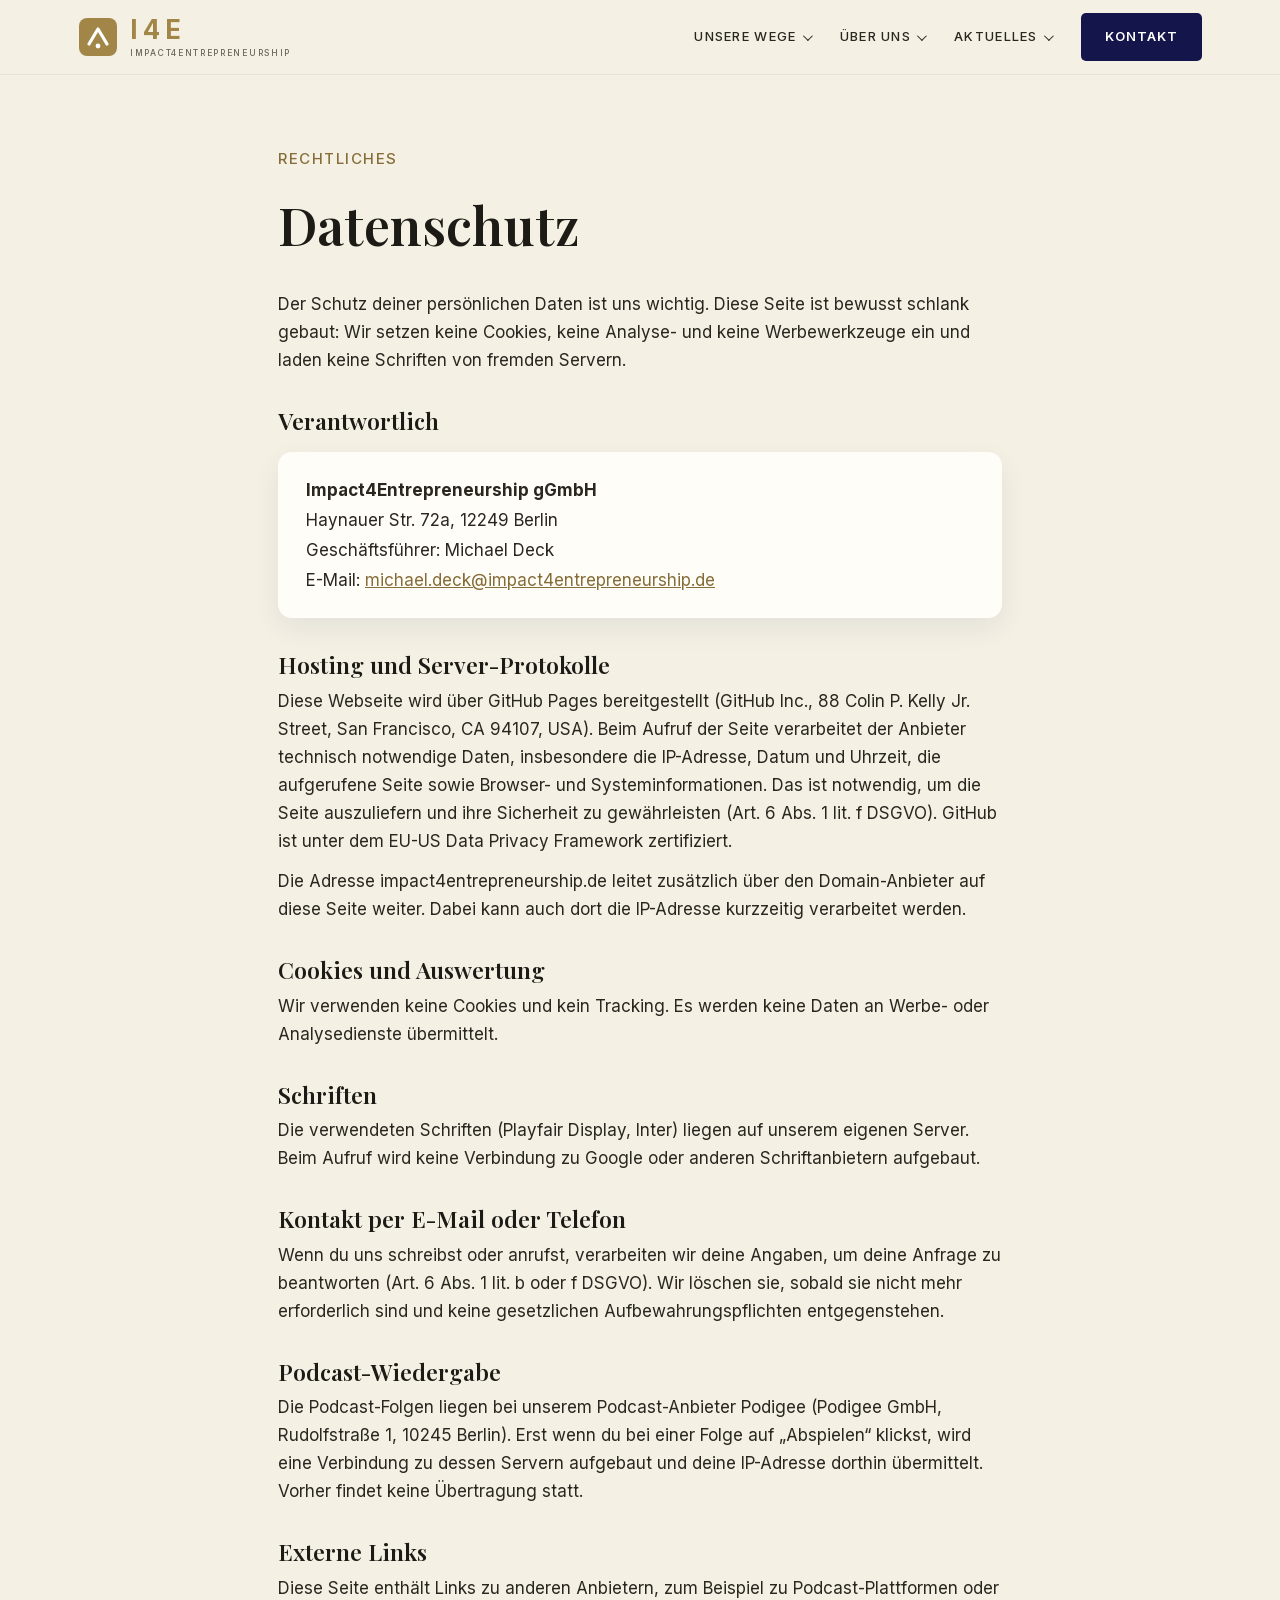
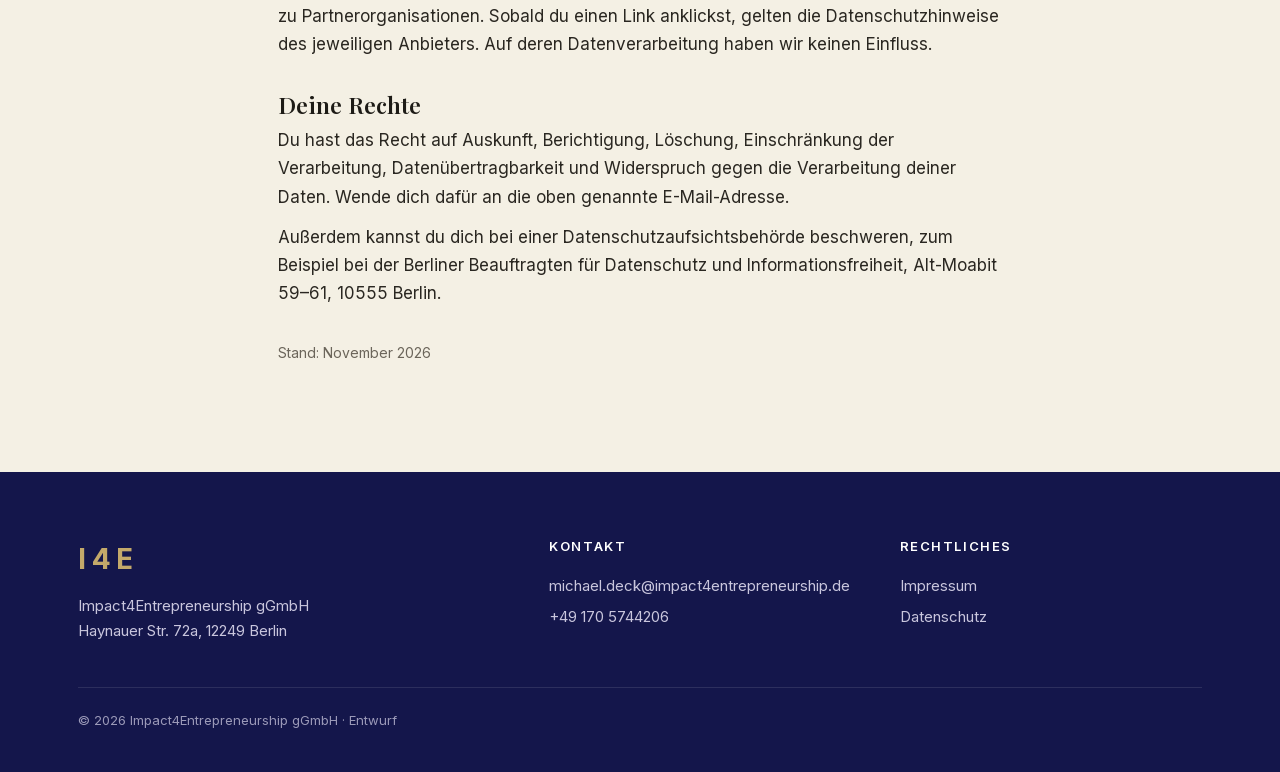
<file: datenschutz.html>
<!DOCTYPE html>
<html lang="de">
<head>
<meta charset="utf-8">
<meta name="viewport" content="width=device-width,initial-scale=1">
<title>Datenschutz – I4E</title>
<link rel="stylesheet" href="fonts/fonts.css">
<style>
:root{
  --creme:#f4f0e4; --creme-dunkel:#ebe5d3; --weiss:#fffdf8;
  --gold:#a28648; --gold-dunkel:#866d38; --gold-hell:#c4a96a; --tinte:#1d1b16; --navy:#14164b;
  --text:#2a2721; --sanft:#6b655a;
  --serif:'Playfair Display',Georgia,serif; --sans:'Inter',system-ui,sans-serif;
}
*{box-sizing:border-box;margin:0;padding:0;}
html{scroll-behavior:smooth;}
body{font-family:var(--sans);background:var(--creme);color:var(--text);line-height:1.65;font-size:17px;}
img{max-width:100%;display:block;}
a{color:inherit;}
.bahn{max-width:1180px;margin:0 auto;padding:0 28px;}

/* ---------- Kopfzeile ---------- */
header{position:sticky;top:0;z-index:50;background:var(--creme);border-bottom:1px solid rgba(162,134,72,.12);}
.kopf{display:flex;align-items:center;justify-content:space-between;height:74px;}
.logo{display:flex;align-items:center;gap:12px;text-decoration:none;color:var(--gold);}
.logo svg{height:40px;width:auto;}
.logo-wort{font-weight:700;font-size:26px;letter-spacing:.2em;line-height:1;text-transform:uppercase;}
.logo-wort small{display:block;font-size:8.5px;font-weight:500;letter-spacing:.2em;margin-top:6px;color:var(--sanft);}
nav{display:flex;align-items:center;gap:30px;}
.nav-punkt{position:relative;}
.nav-punkt>a{font-size:13px;font-weight:500;letter-spacing:.1em;text-transform:uppercase;text-decoration:none;
  padding:26px 0;display:inline-flex;align-items:center;gap:6px;}
.nav-punkt>a::after{content:"";width:6px;height:6px;border-right:1.5px solid currentColor;border-bottom:1.5px solid currentColor;
  transform:rotate(45deg) translateY(-2px);}
.nav-punkt.einzeln>a::after{display:none;}
.unter{position:absolute;top:100%;left:-18px;min-width:230px;background:var(--weiss);border-radius:0 0 12px 12px;
  box-shadow:0 18px 40px rgba(20,22,75,.14);padding:10px 0;display:none;}
.nav-punkt:hover .unter,.nav-punkt:focus-within .unter{display:block;}
.unter a{display:block;padding:9px 22px;font-size:15px;text-decoration:none;}
.unter a:hover{background:var(--creme);color:var(--gold);}
.knopf{display:inline-block;background:var(--navy);color:#fff;text-decoration:none;font-weight:600;font-size:13px;
  letter-spacing:.08em;text-transform:uppercase;padding:13px 24px;border-radius:5px;border:0;cursor:pointer;
  transition:background .2s;}
.knopf:hover{background:var(--gold-dunkel);}
.menue{display:none;background:none;border:0;font-size:28px;color:var(--gold);cursor:pointer;}

/* ---------- Titelbild ---------- */
.titel{position:relative;min-height:560px;display:flex;align-items:center;justify-content:center;text-align:center;color:#fff;overflow:hidden;}
.titel img{position:absolute;inset:0;width:100%;height:100%;object-fit:cover;}
.titel::before{content:"";position:absolute;inset:0;z-index:1;
  background:linear-gradient(180deg,rgba(20,22,75,.55),rgba(20,22,75,.72));}
.titel-text{position:relative;z-index:2;padding:40px 28px;max-width:960px;}
.titel h1{font-family:var(--serif);font-weight:600;font-size:clamp(36px,5.6vw,68px);line-height:1.12;margin-bottom:22px;}
.titel p{font-size:15px;letter-spacing:.2em;text-transform:uppercase;font-weight:500;}

/* ---------- Abschnitte ---------- */
.teil{padding:104px 0;}
.teil.dunkel{background:var(--creme-dunkel);}
.zwei{display:grid;grid-template-columns:1fr 1fr;gap:72px;align-items:center;}
.zwei.dreh .bild{order:-1;}
.auge{font-size:15px;letter-spacing:.1em;text-transform:uppercase;color:var(--gold-dunkel);font-weight:500;margin-bottom:10px;}
h2{font-family:var(--serif);font-weight:600;font-size:clamp(30px,3.6vw,44px);line-height:1.15;color:var(--tinte);margin-bottom:20px;}
.teil p{color:var(--text);margin-bottom:16px;max-width:560px;}
.teil .knopf{margin-top:12px;}
.bild img{width:100%;aspect-ratio:4/3.1;object-fit:cover;border-radius:16px;box-shadow:0 24px 54px rgba(20,22,75,.16);}
.bild.hoch img{aspect-ratio:4/4.6;}

/* ---------- Farbband ---------- */
.band{background:var(--gold);color:var(--tinte);padding:92px 0;text-align:center;}
.band p{font-size:clamp(17px,2vw,22px);letter-spacing:.07em;text-transform:uppercase;font-weight:400;line-height:1.7;max-width:880px;margin:0 auto;}
.band small{display:block;margin-top:22px;font-size:13px;letter-spacing:.14em;opacity:.75;text-transform:uppercase;}

/* ---------- Drei Karten ---------- */
.kopfzeile{text-align:center;max-width:720px;margin:0 auto 54px;}
.kopfzeile p{margin-left:auto;margin-right:auto;}
.drei{display:grid;grid-template-columns:repeat(3,1fr);gap:26px;}
.karte{background:var(--weiss);border-radius:16px;padding:38px 32px;box-shadow:0 14px 36px rgba(20,22,75,.07);}
.karte .nr{font-family:var(--serif);font-size:44px;color:var(--gold);line-height:1;margin-bottom:14px;}
.karte h3{font-family:var(--serif);font-weight:600;font-size:25px;color:var(--tinte);margin-bottom:10px;}
.karte p{font-size:16px;color:var(--sanft);margin:0;}

/* ---------- Aktuelles ---------- */
.neu{display:grid;grid-template-columns:1.15fr 1fr;background:var(--weiss);border-radius:18px;overflow:hidden;box-shadow:0 20px 48px rgba(20,22,75,.1);}
.neu img{width:100%;height:100%;object-fit:cover;min-height:340px;}
.neu-text{padding:48px 44px;display:flex;flex-direction:column;justify-content:center;}
.neu-text h3{font-family:var(--serif);font-weight:600;font-size:29px;line-height:1.2;color:var(--tinte);margin-bottom:14px;}
.neu-text p{color:var(--sanft);font-size:16px;margin:0;}

/* ---------- Fuß ---------- */
footer{background:var(--navy);color:#c9c6dd;padding:64px 0 40px;font-size:15px;}
.fuss{display:grid;grid-template-columns:1.4fr 1fr 1fr;gap:48px;}
footer h4{color:#fff;font-weight:600;font-size:13px;letter-spacing:.12em;text-transform:uppercase;margin-bottom:14px;}
footer a{display:block;text-decoration:none;padding:3px 0;}
footer a:hover{color:#fff;}
.fuss-logo{font-weight:700;font-size:28px;letter-spacing:.2em;color:var(--gold-hell);margin-bottom:12px;}
.klein{margin-top:44px;padding-top:22px;border-top:1px solid rgba(255,255,255,.14);font-size:13px;opacity:.75;}

@media(max-width:900px){
  .zwei,.neu,.drei,.fuss{grid-template-columns:1fr;gap:34px;}
  .zwei.dreh .bild{order:0;}
  .teil{padding:72px 0;}
  .menue{display:block;}
  nav{display:none;position:absolute;top:74px;left:0;right:0;background:var(--creme);flex-direction:column;align-items:flex-start;
    padding:10px 28px 26px;gap:0;border-bottom:1px solid rgba(162,134,72,.12);}
  nav.offen{display:flex;}
  .nav-punkt>a{padding:12px 0;}
  .unter{position:static;display:block;box-shadow:none;background:none;padding:0 0 6px 12px;}
  .nav-punkt>a::after{display:none;}
}

.legal{padding:72px 0 96px;}
.schmal{max-width:780px;}
.legal h1{font-family:var(--serif);font-weight:600;font-size:clamp(34px,4.4vw,52px);color:var(--tinte);margin-bottom:22px;}
.legal h2{font-family:var(--serif);font-weight:600;font-size:23px;color:var(--tinte);margin:34px 0 8px;}
.legal p{margin-bottom:12px;max-width:none;}
.legal a{color:var(--gold-dunkel);}
.adresse{background:var(--weiss);border-radius:14px;padding:22px 28px;margin:18px 0 6px;box-shadow:0 10px 28px rgba(20,22,75,.07);}
.adresse p{margin:2px 0;}
.stand{color:var(--sanft);font-size:14px;margin-top:34px;}
</style>
</head>
<body>
<header>
  <div class="bahn kopf">
    <a class="logo" href="index.html#oben" aria-label="I4E – Startseite">
      <svg viewBox="0 0 40 40" aria-hidden="true">
        <rect x="1" y="1" width="38" height="38" rx="8" fill="#a28648"/>
        <path d="M11 27 L20 12 L29 27" fill="none" stroke="#fff" stroke-width="3.2" stroke-linecap="round" stroke-linejoin="round"/>
        <circle cx="20" cy="29" r="2.4" fill="#fff"/>
      </svg>
      <span class="logo-wort">I4E<small>Impact4Entrepreneurship</small></span>
    </a>
    <button class="menue" id="menue" aria-label="Menü öffnen" aria-expanded="false">☰</button>
    <nav id="nav">
      <div class="nav-punkt"><a href="index.html#wege">Unsere Wege</a>
        <div class="unter">
          <a href="index.html#stipendien">Stipendien</a>
          <a href="index.html#beteiligungen">Beteiligungen</a>
          <a href="index.html#begleitung">Begleitung</a>
        </div>
      </div>
      <div class="nav-punkt"><a href="index.html#ueber">Über uns</a>
        <div class="unter">
          <a href="index.html#auftrag">Unser Auftrag</a>
          <a href="index.html#modell">Wirkungsmodell</a>
          <a href="index.html#auftrag">Leitbild</a>
        </div>
      </div>
      <div class="nav-punkt"><a href="index.html#aktuelles">Aktuelles</a>
        <div class="unter">
          <a href="index.html#aktuelles">Neuigkeiten</a>
          <a href="podcast.html">Podcast „Menschen mit Wirkung“</a>
        </div>
      </div>
      <a class="knopf" href="index.html#kontakt">Kontakt</a>
    </nav>
  </div>
</header>
<main>
<section class="legal">
  <div class="bahn schmal">
    <div class="auge">Rechtliches</div>
    <h1>Datenschutz</h1>
    <p>Der Schutz deiner persönlichen Daten ist uns wichtig. Diese Seite ist bewusst schlank gebaut: Wir setzen keine Cookies, keine Analyse- und keine Werbewerkzeuge ein und laden keine Schriften von fremden Servern.</p>

    <h2>Verantwortlich</h2>
    <div class="adresse">
      <p><strong>Impact4Entrepreneurship gGmbH</strong></p>
      <p>Haynauer Str. 72a, 12249 Berlin</p>
      <p>Geschäftsführer: Michael Deck</p>
      <p>E-Mail: <a href="mailto:michael.deck@impact4entrepreneurship.de">michael.deck@impact4entrepreneurship.de</a></p>
    </div>

    <h2>Hosting und Server-Protokolle</h2>
    <p>Diese Webseite wird über GitHub Pages bereitgestellt (GitHub Inc., 88 Colin P. Kelly Jr. Street, San Francisco, CA 94107, USA). Beim Aufruf der Seite verarbeitet der Anbieter technisch notwendige Daten, insbesondere die IP-Adresse, Datum und Uhrzeit, die aufgerufene Seite sowie Browser- und Systeminformationen. Das ist notwendig, um die Seite auszuliefern und ihre Sicherheit zu gewährleisten (Art. 6 Abs. 1 lit. f DSGVO). GitHub ist unter dem EU-US Data Privacy Framework zertifiziert.</p>
    <p>Die Adresse impact4entrepreneurship.de leitet zusätzlich über den Domain-Anbieter auf diese Seite weiter. Dabei kann auch dort die IP-Adresse kurzzeitig verarbeitet werden.</p>

    <h2>Cookies und Auswertung</h2>
    <p>Wir verwenden keine Cookies und kein Tracking. Es werden keine Daten an Werbe- oder Analysedienste übermittelt.</p>

    <h2>Schriften</h2>
    <p>Die verwendeten Schriften (Playfair Display, Inter) liegen auf unserem eigenen Server. Beim Aufruf wird keine Verbindung zu Google oder anderen Schriftanbietern aufgebaut.</p>

    <h2>Kontakt per E-Mail oder Telefon</h2>
    <p>Wenn du uns schreibst oder anrufst, verarbeiten wir deine Angaben, um deine Anfrage zu beantworten (Art. 6 Abs. 1 lit. b oder f DSGVO). Wir löschen sie, sobald sie nicht mehr erforderlich sind und keine gesetzlichen Aufbewahrungspflichten entgegenstehen.</p>

    <h2>Podcast-Wiedergabe</h2>
    <p>Die Podcast-Folgen liegen bei unserem Podcast-Anbieter Podigee (Podigee GmbH, Rudolfstraße 1, 10245 Berlin). Erst wenn du bei einer Folge auf „Abspielen“ klickst, wird eine Verbindung zu dessen Servern aufgebaut und deine IP-Adresse dorthin übermittelt. Vorher findet keine Übertragung statt.</p>

    <h2>Externe Links</h2>
    <p>Diese Seite enthält Links zu anderen Anbietern, zum Beispiel zu Podcast-Plattformen oder zu Partnerorganisationen. Sobald du einen Link anklickst, gelten die Datenschutzhinweise des jeweiligen Anbieters. Auf deren Datenverarbeitung haben wir keinen Einfluss.</p>

    <h2>Deine Rechte</h2>
    <p>Du hast das Recht auf Auskunft, Berichtigung, Löschung, Einschränkung der Verarbeitung, Datenübertragbarkeit und Widerspruch gegen die Verarbeitung deiner Daten. Wende dich dafür an die oben genannte E-Mail-Adresse.</p>
    <p>Außerdem kannst du dich bei einer Datenschutzaufsichtsbehörde beschweren, zum Beispiel bei der Berliner Beauftragten für Datenschutz und Informationsfreiheit, Alt-Moabit 59–61, 10555 Berlin.</p>

    <p class="stand">Stand: November 2026</p>
  </div>
</section>
</main>
<footer id="kontakt">
  <div class="bahn">
    <div class="fuss">
      <div>
        <div class="fuss-logo">I4E</div>
        <p>Impact4Entrepreneurship gGmbH<br>Haynauer Str. 72a, 12249 Berlin</p>
      </div>
      <div>
        <h4>Kontakt</h4>
        <a href="mailto:michael.deck@impact4entrepreneurship.de">michael.deck@impact4entrepreneurship.de</a>
        <a href="tel:+491705744206">+49 170 5744206</a>
      </div>
      <div>
        <h4>Rechtliches</h4>
        <a href="impressum.html">Impressum</a>
        <a href="datenschutz.html">Datenschutz</a>
      </div>
    </div>
    <div class="klein">© 2026 Impact4Entrepreneurship gGmbH · Entwurf</div>
  </div>
</footer>
<script>
var m=document.getElementById('menue'),n=document.getElementById('nav');
m.addEventListener('click',function(){var o=n.classList.toggle('offen');m.setAttribute('aria-expanded',o);});
n.addEventListener('click',function(e){if(e.target.tagName==='A')n.classList.remove('offen');});
</script>
</body>
</html>
</file>
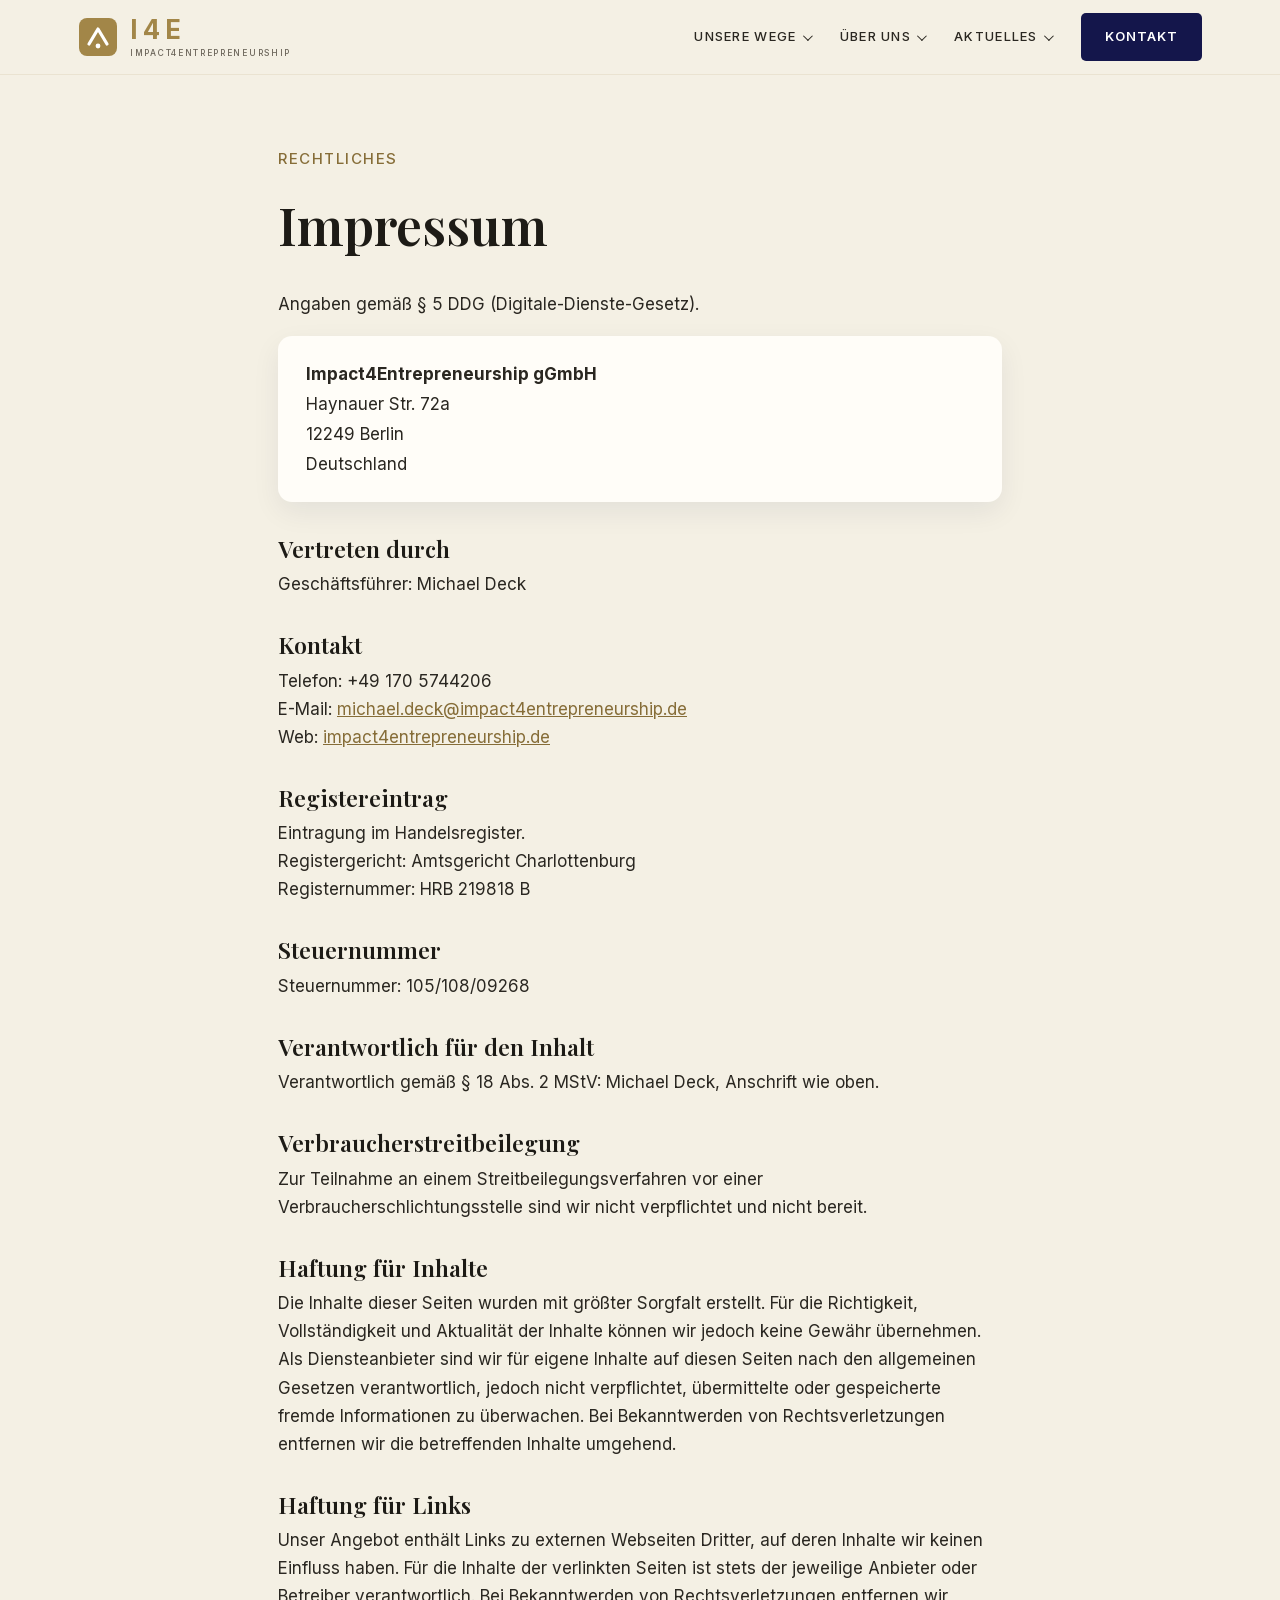
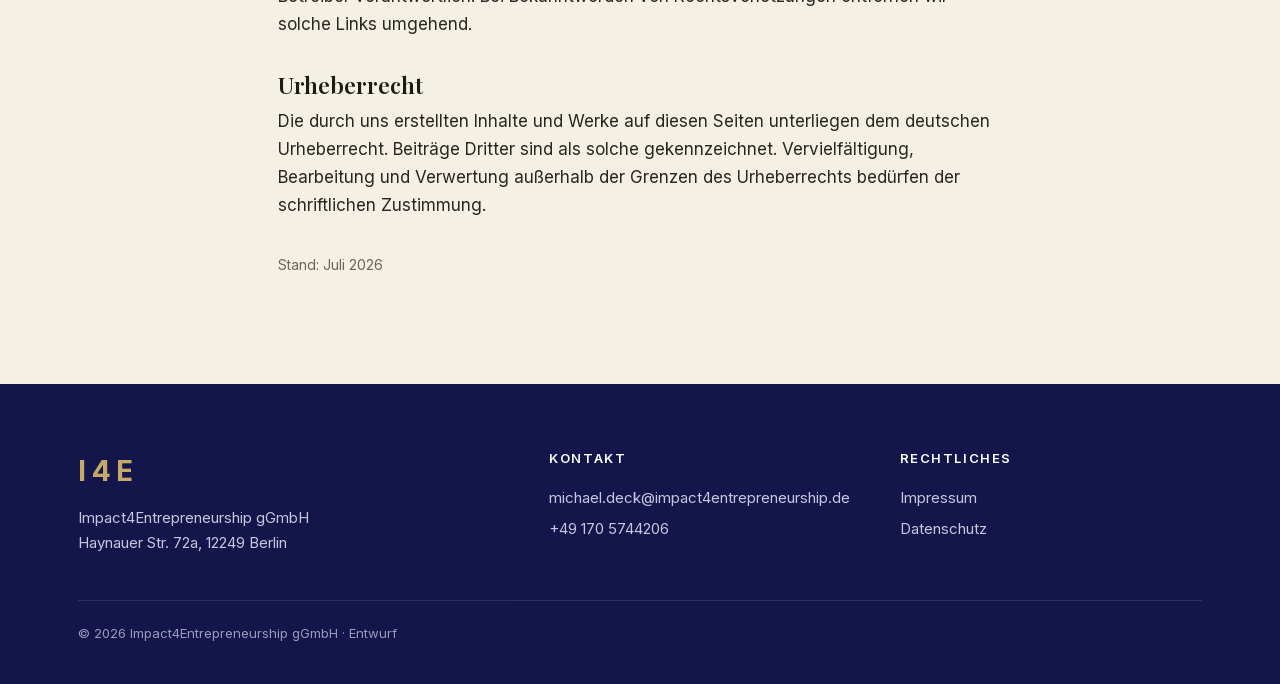
<file: impressum.html>
<!DOCTYPE html>
<html lang="de">
<head>
<meta charset="utf-8">
<meta name="viewport" content="width=device-width,initial-scale=1">
<title>Impressum – I4E</title>
<link rel="stylesheet" href="fonts/fonts.css">
<style>
:root{
  --creme:#f4f0e4; --creme-dunkel:#ebe5d3; --weiss:#fffdf8;
  --gold:#a28648; --gold-dunkel:#866d38; --gold-hell:#c4a96a; --tinte:#1d1b16; --navy:#14164b;
  --text:#2a2721; --sanft:#6b655a;
  --serif:'Playfair Display',Georgia,serif; --sans:'Inter',system-ui,sans-serif;
}
*{box-sizing:border-box;margin:0;padding:0;}
html{scroll-behavior:smooth;}
body{font-family:var(--sans);background:var(--creme);color:var(--text);line-height:1.65;font-size:17px;}
img{max-width:100%;display:block;}
a{color:inherit;}
.bahn{max-width:1180px;margin:0 auto;padding:0 28px;}

/* ---------- Kopfzeile ---------- */
header{position:sticky;top:0;z-index:50;background:var(--creme);border-bottom:1px solid rgba(162,134,72,.12);}
.kopf{display:flex;align-items:center;justify-content:space-between;height:74px;}
.logo{display:flex;align-items:center;gap:12px;text-decoration:none;color:var(--gold);}
.logo svg{height:40px;width:auto;}
.logo-wort{font-weight:700;font-size:26px;letter-spacing:.2em;line-height:1;text-transform:uppercase;}
.logo-wort small{display:block;font-size:8.5px;font-weight:500;letter-spacing:.2em;margin-top:6px;color:var(--sanft);}
nav{display:flex;align-items:center;gap:30px;}
.nav-punkt{position:relative;}
.nav-punkt>a{font-size:13px;font-weight:500;letter-spacing:.1em;text-transform:uppercase;text-decoration:none;
  padding:26px 0;display:inline-flex;align-items:center;gap:6px;}
.nav-punkt>a::after{content:"";width:6px;height:6px;border-right:1.5px solid currentColor;border-bottom:1.5px solid currentColor;
  transform:rotate(45deg) translateY(-2px);}
.nav-punkt.einzeln>a::after{display:none;}
.unter{position:absolute;top:100%;left:-18px;min-width:230px;background:var(--weiss);border-radius:0 0 12px 12px;
  box-shadow:0 18px 40px rgba(20,22,75,.14);padding:10px 0;display:none;}
.nav-punkt:hover .unter,.nav-punkt:focus-within .unter{display:block;}
.unter a{display:block;padding:9px 22px;font-size:15px;text-decoration:none;}
.unter a:hover{background:var(--creme);color:var(--gold);}
.knopf{display:inline-block;background:var(--navy);color:#fff;text-decoration:none;font-weight:600;font-size:13px;
  letter-spacing:.08em;text-transform:uppercase;padding:13px 24px;border-radius:5px;border:0;cursor:pointer;
  transition:background .2s;}
.knopf:hover{background:var(--gold-dunkel);}
.menue{display:none;background:none;border:0;font-size:28px;color:var(--gold);cursor:pointer;}

/* ---------- Titelbild ---------- */
.titel{position:relative;min-height:560px;display:flex;align-items:center;justify-content:center;text-align:center;color:#fff;overflow:hidden;}
.titel img{position:absolute;inset:0;width:100%;height:100%;object-fit:cover;}
.titel::before{content:"";position:absolute;inset:0;z-index:1;
  background:linear-gradient(180deg,rgba(20,22,75,.55),rgba(20,22,75,.72));}
.titel-text{position:relative;z-index:2;padding:40px 28px;max-width:960px;}
.titel h1{font-family:var(--serif);font-weight:600;font-size:clamp(36px,5.6vw,68px);line-height:1.12;margin-bottom:22px;}
.titel p{font-size:15px;letter-spacing:.2em;text-transform:uppercase;font-weight:500;}

/* ---------- Abschnitte ---------- */
.teil{padding:104px 0;}
.teil.dunkel{background:var(--creme-dunkel);}
.zwei{display:grid;grid-template-columns:1fr 1fr;gap:72px;align-items:center;}
.zwei.dreh .bild{order:-1;}
.auge{font-size:15px;letter-spacing:.1em;text-transform:uppercase;color:var(--gold-dunkel);font-weight:500;margin-bottom:10px;}
h2{font-family:var(--serif);font-weight:600;font-size:clamp(30px,3.6vw,44px);line-height:1.15;color:var(--tinte);margin-bottom:20px;}
.teil p{color:var(--text);margin-bottom:16px;max-width:560px;}
.teil .knopf{margin-top:12px;}
.bild img{width:100%;aspect-ratio:4/3.1;object-fit:cover;border-radius:16px;box-shadow:0 24px 54px rgba(20,22,75,.16);}
.bild.hoch img{aspect-ratio:4/4.6;}

/* ---------- Farbband ---------- */
.band{background:var(--gold);color:var(--tinte);padding:92px 0;text-align:center;}
.band p{font-size:clamp(17px,2vw,22px);letter-spacing:.07em;text-transform:uppercase;font-weight:400;line-height:1.7;max-width:880px;margin:0 auto;}
.band small{display:block;margin-top:22px;font-size:13px;letter-spacing:.14em;opacity:.75;text-transform:uppercase;}

/* ---------- Drei Karten ---------- */
.kopfzeile{text-align:center;max-width:720px;margin:0 auto 54px;}
.kopfzeile p{margin-left:auto;margin-right:auto;}
.drei{display:grid;grid-template-columns:repeat(3,1fr);gap:26px;}
.karte{background:var(--weiss);border-radius:16px;padding:38px 32px;box-shadow:0 14px 36px rgba(20,22,75,.07);}
.karte .nr{font-family:var(--serif);font-size:44px;color:var(--gold);line-height:1;margin-bottom:14px;}
.karte h3{font-family:var(--serif);font-weight:600;font-size:25px;color:var(--tinte);margin-bottom:10px;}
.karte p{font-size:16px;color:var(--sanft);margin:0;}

/* ---------- Aktuelles ---------- */
.neu{display:grid;grid-template-columns:1.15fr 1fr;background:var(--weiss);border-radius:18px;overflow:hidden;box-shadow:0 20px 48px rgba(20,22,75,.1);}
.neu img{width:100%;height:100%;object-fit:cover;min-height:340px;}
.neu-text{padding:48px 44px;display:flex;flex-direction:column;justify-content:center;}
.neu-text h3{font-family:var(--serif);font-weight:600;font-size:29px;line-height:1.2;color:var(--tinte);margin-bottom:14px;}
.neu-text p{color:var(--sanft);font-size:16px;margin:0;}

/* ---------- Fuß ---------- */
footer{background:var(--navy);color:#c9c6dd;padding:64px 0 40px;font-size:15px;}
.fuss{display:grid;grid-template-columns:1.4fr 1fr 1fr;gap:48px;}
footer h4{color:#fff;font-weight:600;font-size:13px;letter-spacing:.12em;text-transform:uppercase;margin-bottom:14px;}
footer a{display:block;text-decoration:none;padding:3px 0;}
footer a:hover{color:#fff;}
.fuss-logo{font-weight:700;font-size:28px;letter-spacing:.2em;color:var(--gold-hell);margin-bottom:12px;}
.klein{margin-top:44px;padding-top:22px;border-top:1px solid rgba(255,255,255,.14);font-size:13px;opacity:.75;}

@media(max-width:900px){
  .zwei,.neu,.drei,.fuss{grid-template-columns:1fr;gap:34px;}
  .zwei.dreh .bild{order:0;}
  .teil{padding:72px 0;}
  .menue{display:block;}
  nav{display:none;position:absolute;top:74px;left:0;right:0;background:var(--creme);flex-direction:column;align-items:flex-start;
    padding:10px 28px 26px;gap:0;border-bottom:1px solid rgba(162,134,72,.12);}
  nav.offen{display:flex;}
  .nav-punkt>a{padding:12px 0;}
  .unter{position:static;display:block;box-shadow:none;background:none;padding:0 0 6px 12px;}
  .nav-punkt>a::after{display:none;}
}

.legal{padding:72px 0 96px;}
.schmal{max-width:780px;}
.legal h1{font-family:var(--serif);font-weight:600;font-size:clamp(34px,4.4vw,52px);color:var(--tinte);margin-bottom:22px;}
.legal h2{font-family:var(--serif);font-weight:600;font-size:23px;color:var(--tinte);margin:34px 0 8px;}
.legal p{margin-bottom:12px;max-width:none;}
.legal a{color:var(--gold-dunkel);}
.adresse{background:var(--weiss);border-radius:14px;padding:22px 28px;margin:18px 0 6px;box-shadow:0 10px 28px rgba(20,22,75,.07);}
.adresse p{margin:2px 0;}
.stand{color:var(--sanft);font-size:14px;margin-top:34px;}
</style>
</head>
<body>
<header>
  <div class="bahn kopf">
    <a class="logo" href="index.html#oben" aria-label="I4E – Startseite">
      <svg viewBox="0 0 40 40" aria-hidden="true">
        <rect x="1" y="1" width="38" height="38" rx="8" fill="#a28648"/>
        <path d="M11 27 L20 12 L29 27" fill="none" stroke="#fff" stroke-width="3.2" stroke-linecap="round" stroke-linejoin="round"/>
        <circle cx="20" cy="29" r="2.4" fill="#fff"/>
      </svg>
      <span class="logo-wort">I4E<small>Impact4Entrepreneurship</small></span>
    </a>
    <button class="menue" id="menue" aria-label="Menü öffnen" aria-expanded="false">☰</button>
    <nav id="nav">
      <div class="nav-punkt"><a href="index.html#wege">Unsere Wege</a>
        <div class="unter">
          <a href="index.html#stipendien">Stipendien</a>
          <a href="index.html#beteiligungen">Beteiligungen</a>
          <a href="index.html#begleitung">Begleitung</a>
        </div>
      </div>
      <div class="nav-punkt"><a href="index.html#ueber">Über uns</a>
        <div class="unter">
          <a href="index.html#auftrag">Unser Auftrag</a>
          <a href="index.html#modell">Wirkungsmodell</a>
          <a href="index.html#auftrag">Leitbild</a>
        </div>
      </div>
      <div class="nav-punkt"><a href="index.html#aktuelles">Aktuelles</a>
        <div class="unter">
          <a href="index.html#aktuelles">Neuigkeiten</a>
          <a href="podcast.html">Podcast „Menschen mit Wirkung“</a>
        </div>
      </div>
      <a class="knopf" href="index.html#kontakt">Kontakt</a>
    </nav>
  </div>
</header>
<main>
<section class="legal">
  <div class="bahn schmal">
    <div class="auge">Rechtliches</div>
    <h1>Impressum</h1>

    <p>Angaben gemäß § 5 DDG (Digitale-Dienste-Gesetz).</p>

    <div class="adresse">
      <p><strong>Impact4Entrepreneurship gGmbH</strong></p>
      <p>Haynauer Str. 72a</p>
      <p>12249 Berlin</p>
      <p>Deutschland</p>
    </div>

    <h2>Vertreten durch</h2>
    <p>Geschäftsführer: Michael Deck</p>

    <h2>Kontakt</h2>
    <p>Telefon: +49 170 5744206<br>
       E-Mail: <a href="mailto:michael.deck@impact4entrepreneurship.de">michael.deck@impact4entrepreneurship.de</a><br>
       Web: <a href="https://impact4entrepreneurship.de" target="_blank" rel="noopener">impact4entrepreneurship.de</a></p>

    <h2>Registereintrag</h2>
    <p>Eintragung im Handelsregister.<br>
       Registergericht: Amtsgericht Charlottenburg<br>
       Registernummer: HRB 219818 B</p>

    <h2>Steuernummer</h2>
    <p>Steuernummer: 105/108/09268</p>

    <h2>Verantwortlich für den Inhalt</h2>
    <p>Verantwortlich gemäß § 18 Abs. 2 MStV: Michael Deck, Anschrift wie oben.</p>

    <h2>Verbraucherstreitbeilegung</h2>
    <p>Zur Teilnahme an einem Streitbeilegungsverfahren vor einer Verbraucherschlichtungsstelle sind wir nicht verpflichtet und nicht bereit.</p>

    <h2>Haftung für Inhalte</h2>
    <p>Die Inhalte dieser Seiten wurden mit größter Sorgfalt erstellt. Für die Richtigkeit, Vollständigkeit und Aktualität der Inhalte können wir jedoch keine Gewähr übernehmen. Als Diensteanbieter sind wir für eigene Inhalte auf diesen Seiten nach den allgemeinen Gesetzen verantwortlich, jedoch nicht verpflichtet, übermittelte oder gespeicherte fremde Informationen zu überwachen. Bei Bekanntwerden von Rechtsverletzungen entfernen wir die betreffenden Inhalte umgehend.</p>

    <h2>Haftung für Links</h2>
    <p>Unser Angebot enthält Links zu externen Webseiten Dritter, auf deren Inhalte wir keinen Einfluss haben. Für die Inhalte der verlinkten Seiten ist stets der jeweilige Anbieter oder Betreiber verantwortlich. Bei Bekanntwerden von Rechtsverletzungen entfernen wir solche Links umgehend.</p>

    <h2>Urheberrecht</h2>
    <p>Die durch uns erstellten Inhalte und Werke auf diesen Seiten unterliegen dem deutschen Urheberrecht. Beiträge Dritter sind als solche gekennzeichnet. Vervielfältigung, Bearbeitung und Verwertung außerhalb der Grenzen des Urheberrechts bedürfen der schriftlichen Zustimmung.</p>

    <p class="stand">Stand: Juli 2026</p>
  </div>
</section>
</main>
<footer id="kontakt">
  <div class="bahn">
    <div class="fuss">
      <div>
        <div class="fuss-logo">I4E</div>
        <p>Impact4Entrepreneurship gGmbH<br>Haynauer Str. 72a, 12249 Berlin</p>
      </div>
      <div>
        <h4>Kontakt</h4>
        <a href="mailto:michael.deck@impact4entrepreneurship.de">michael.deck@impact4entrepreneurship.de</a>
        <a href="tel:+491705744206">+49 170 5744206</a>
      </div>
      <div>
        <h4>Rechtliches</h4>
        <a href="impressum.html">Impressum</a>
        <a href="datenschutz.html">Datenschutz</a>
      </div>
    </div>
    <div class="klein">© 2026 Impact4Entrepreneurship gGmbH · Entwurf</div>
  </div>
</footer>
<script>
var m=document.getElementById('menue'),n=document.getElementById('nav');
m.addEventListener('click',function(){var o=n.classList.toggle('offen');m.setAttribute('aria-expanded',o);});
n.addEventListener('click',function(e){if(e.target.tagName==='A')n.classList.remove('offen');});
</script>
</body>
</html>
</file>
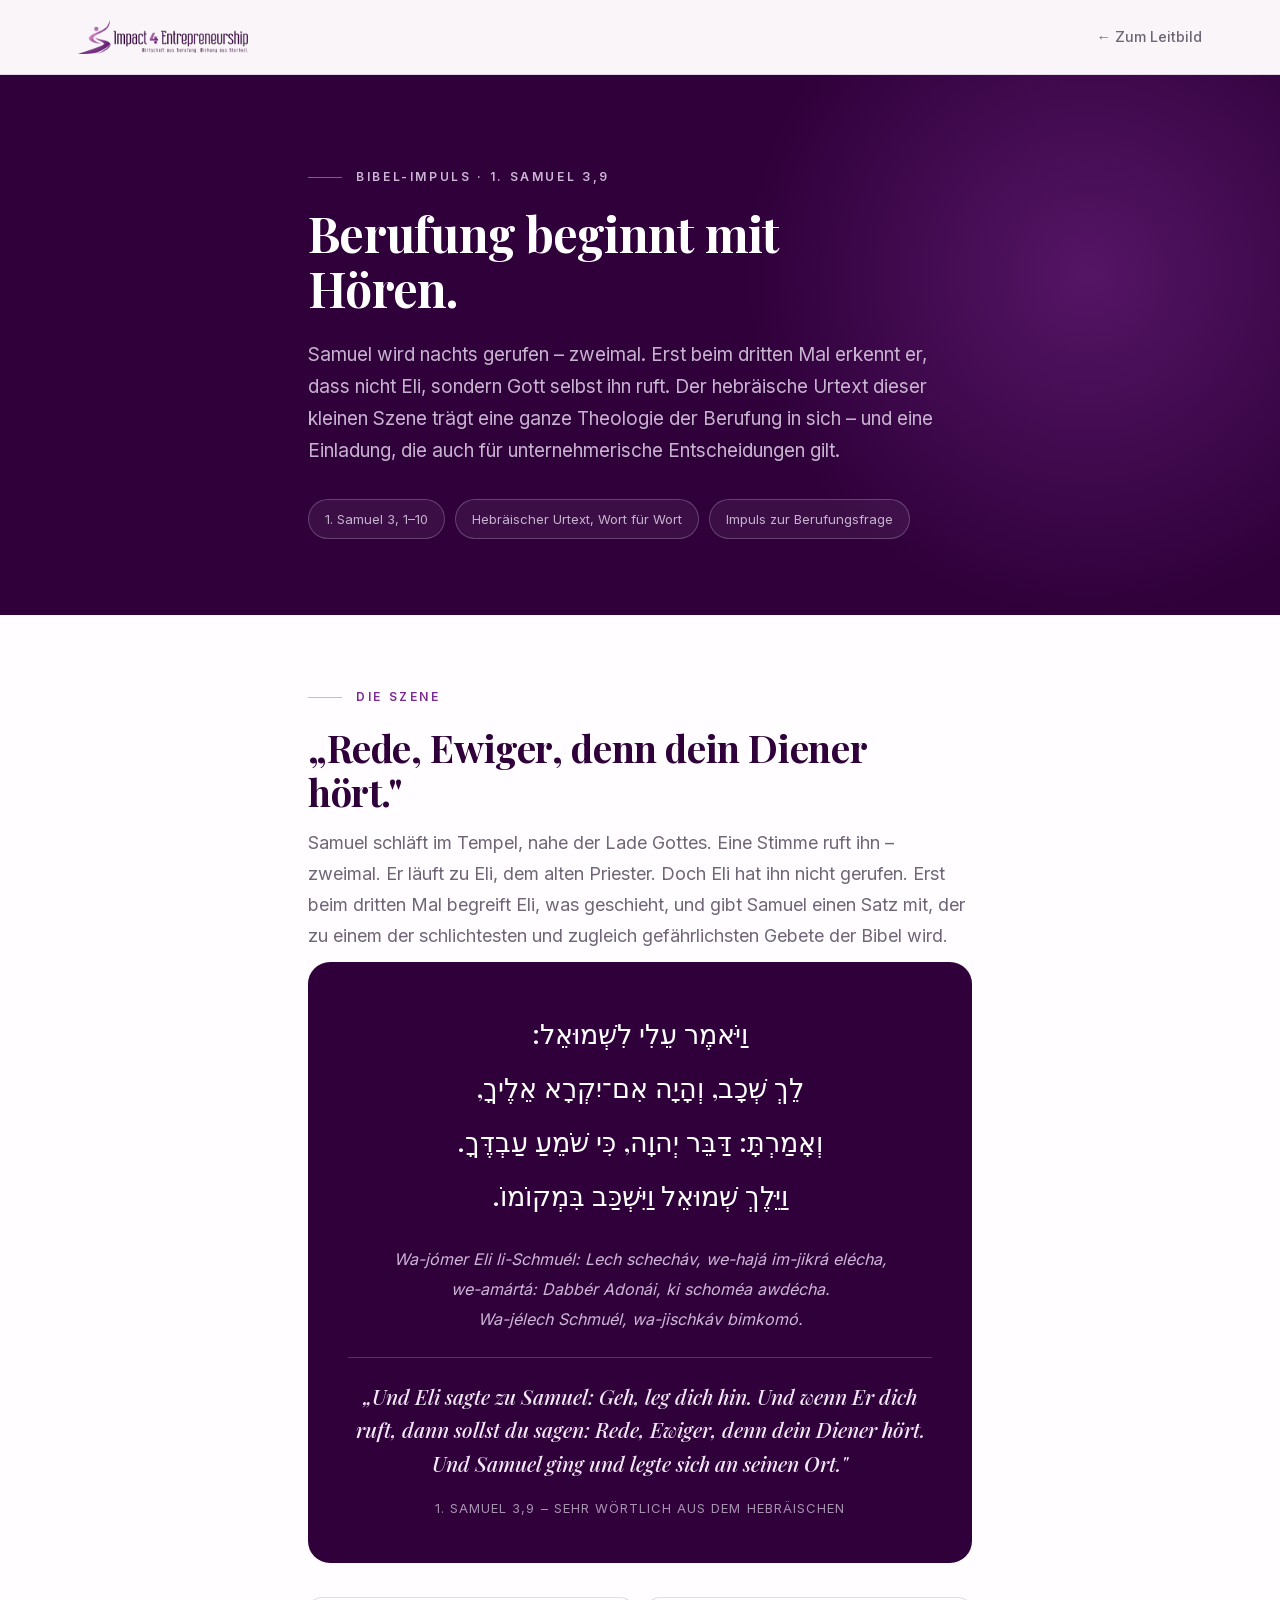
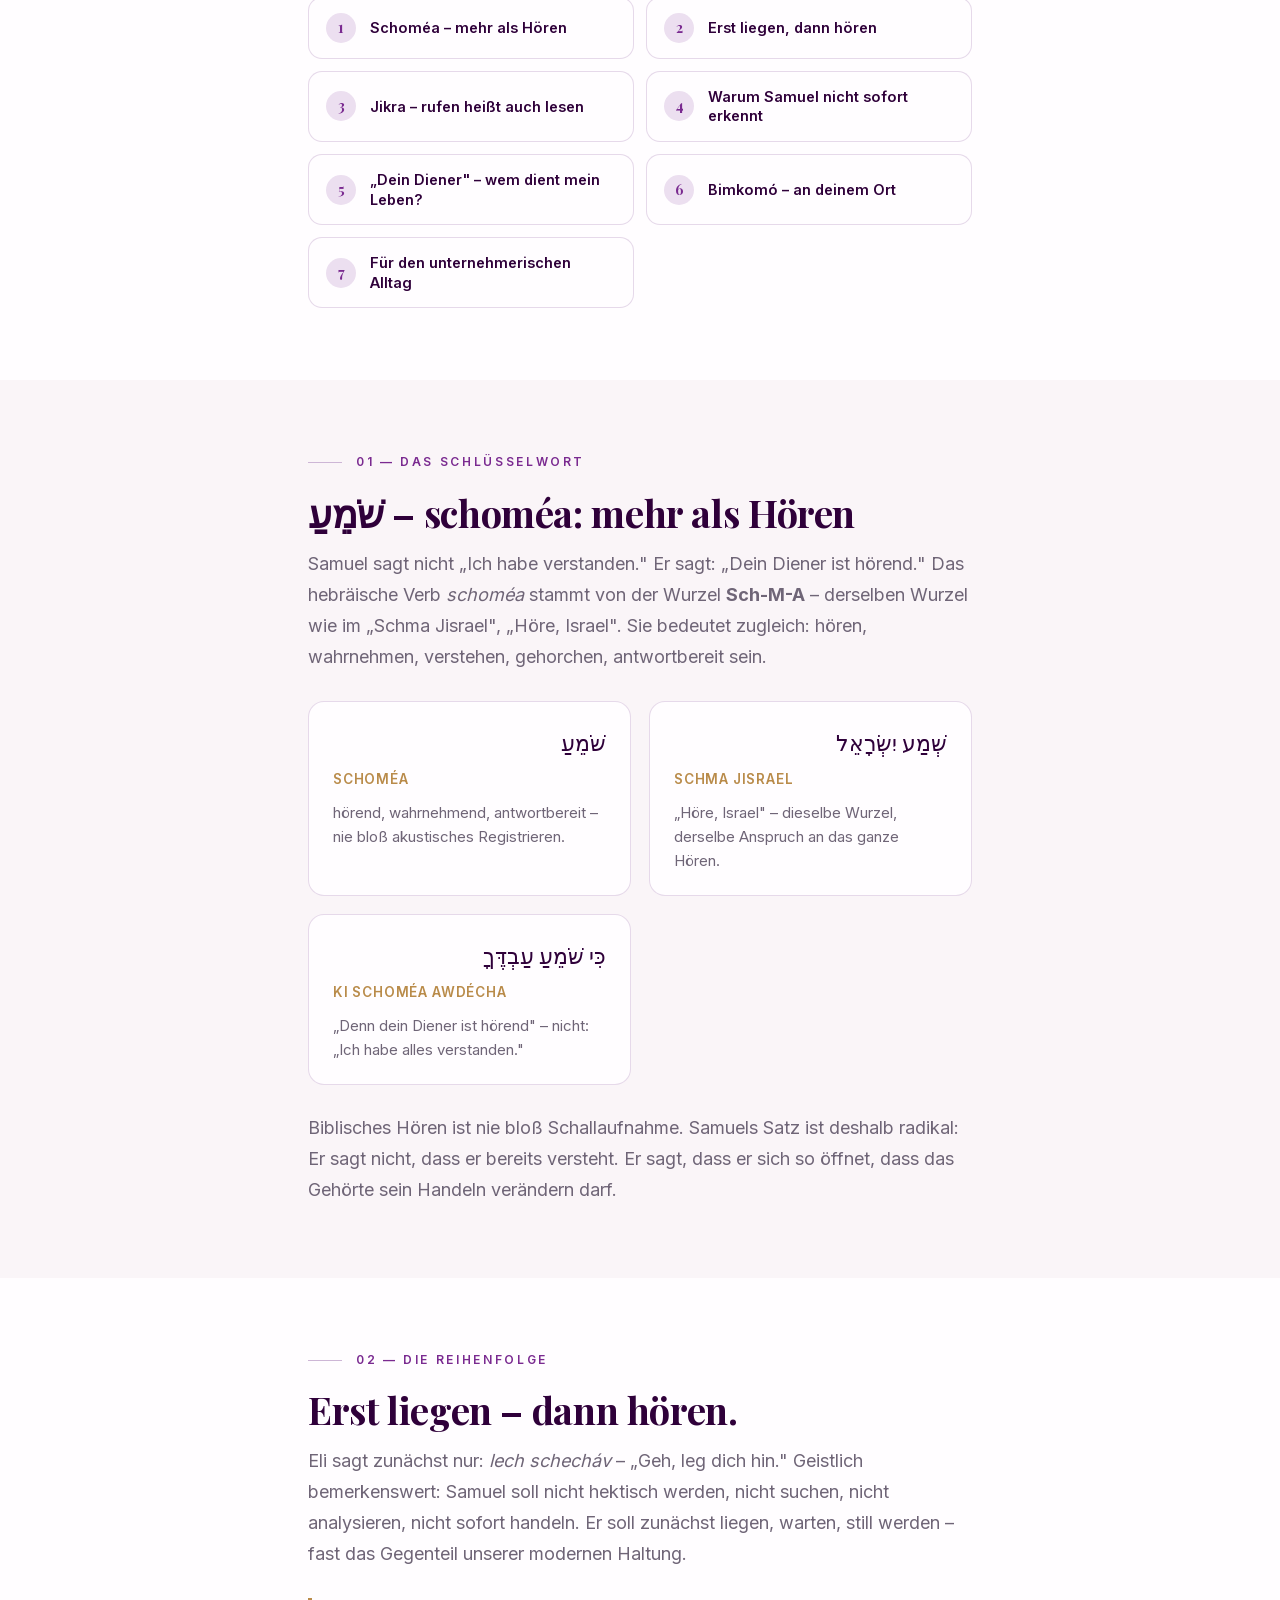
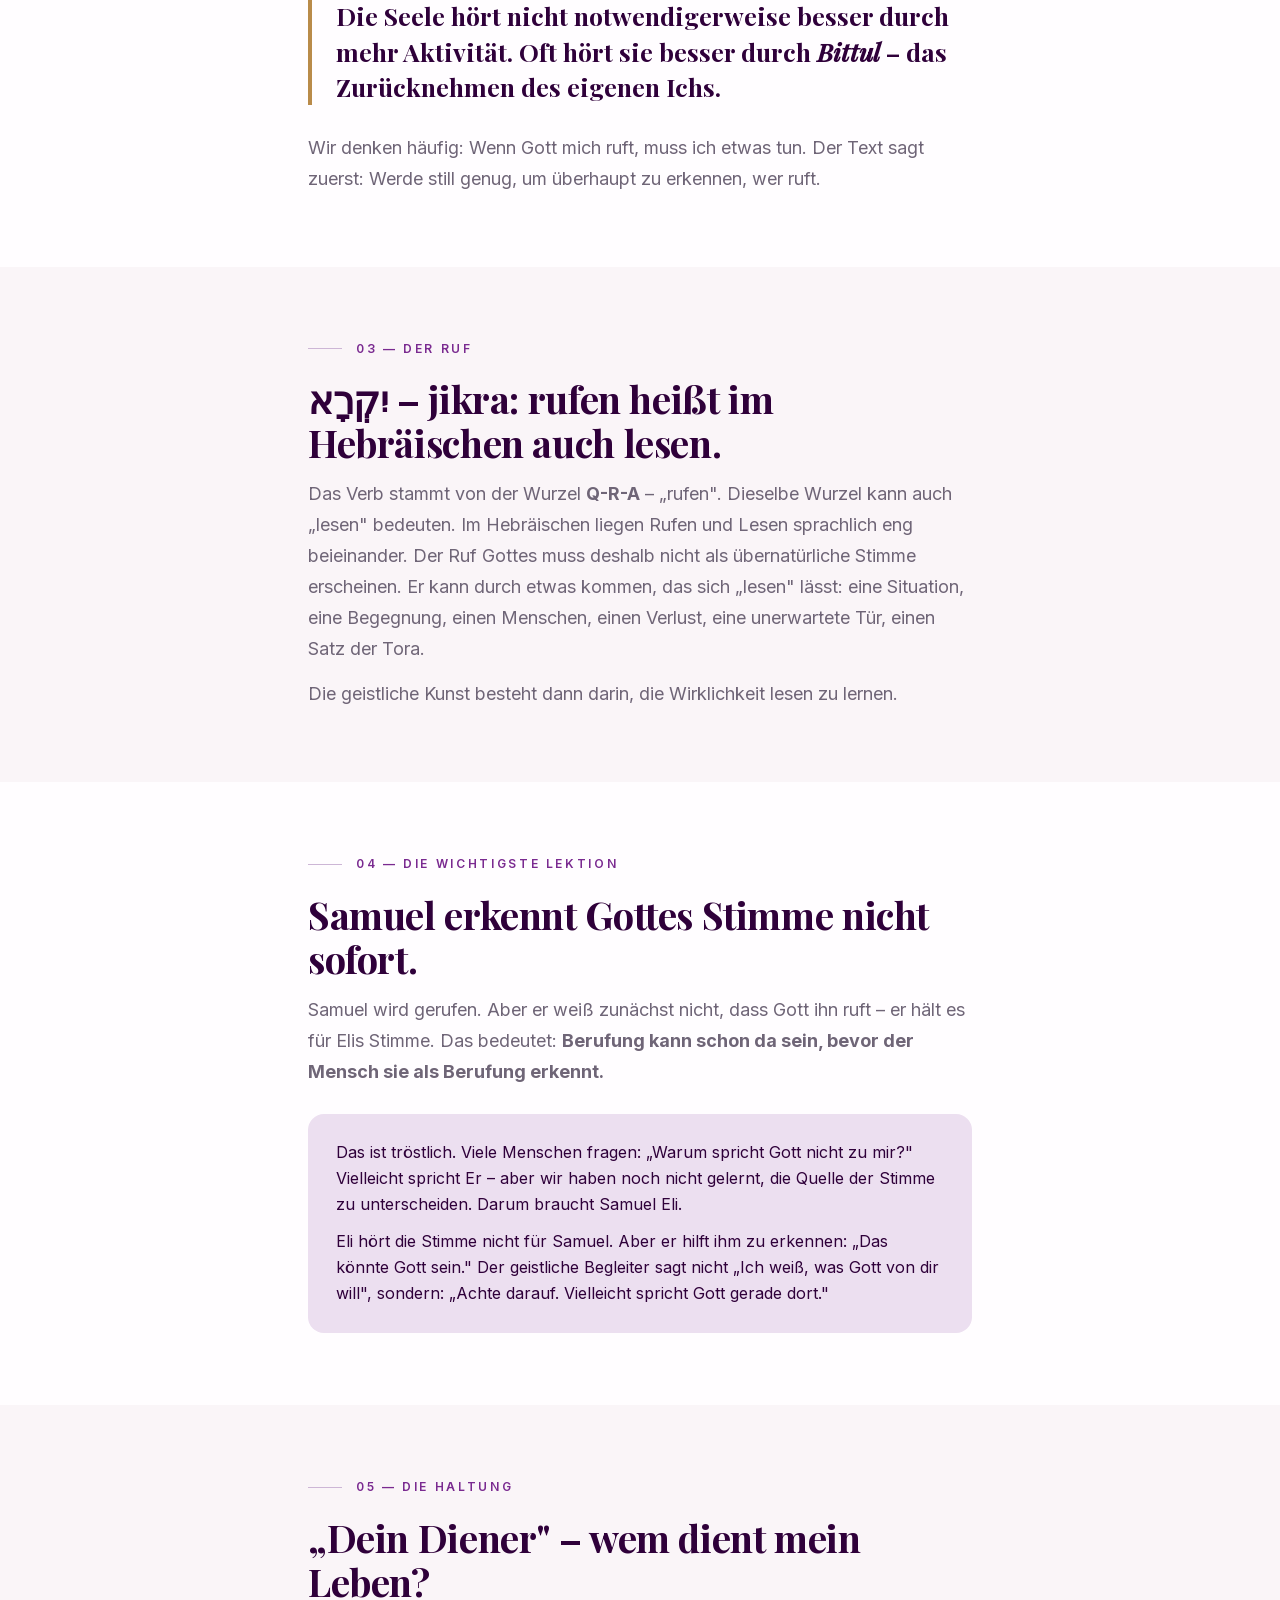
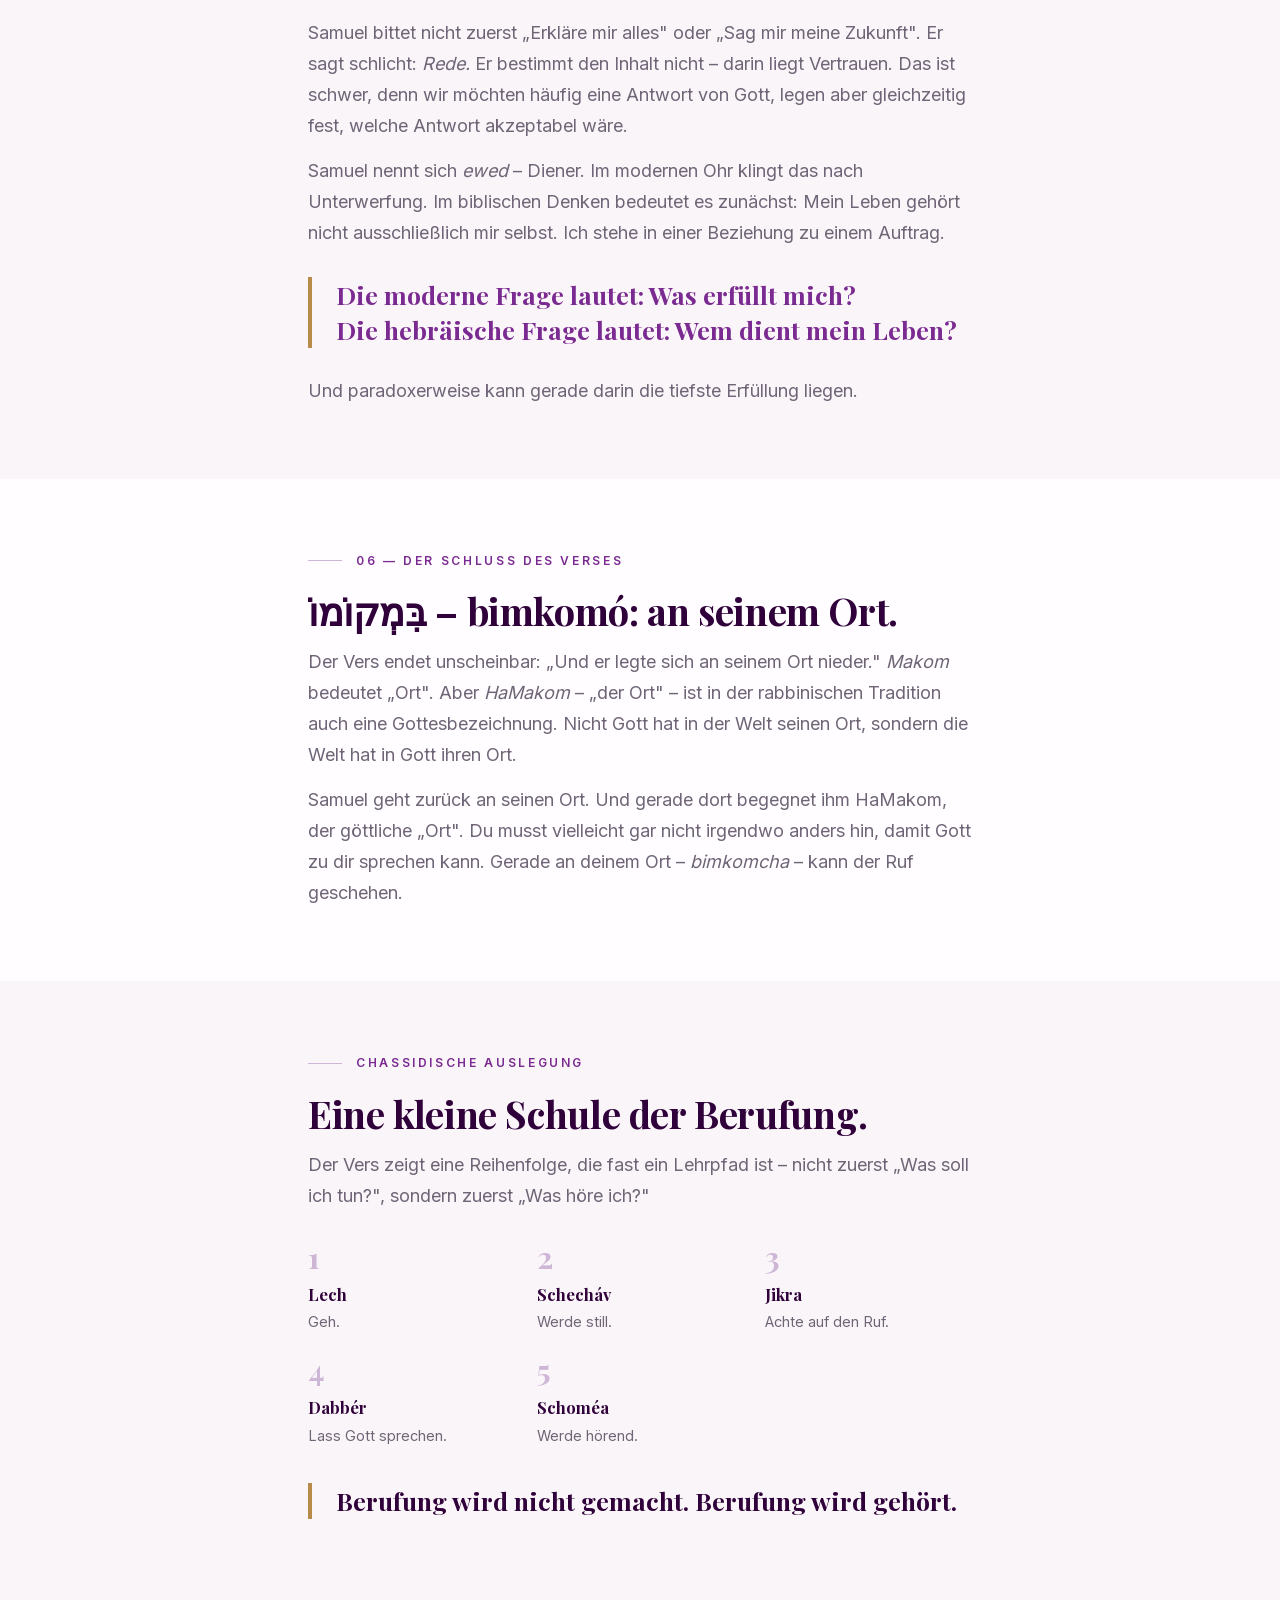
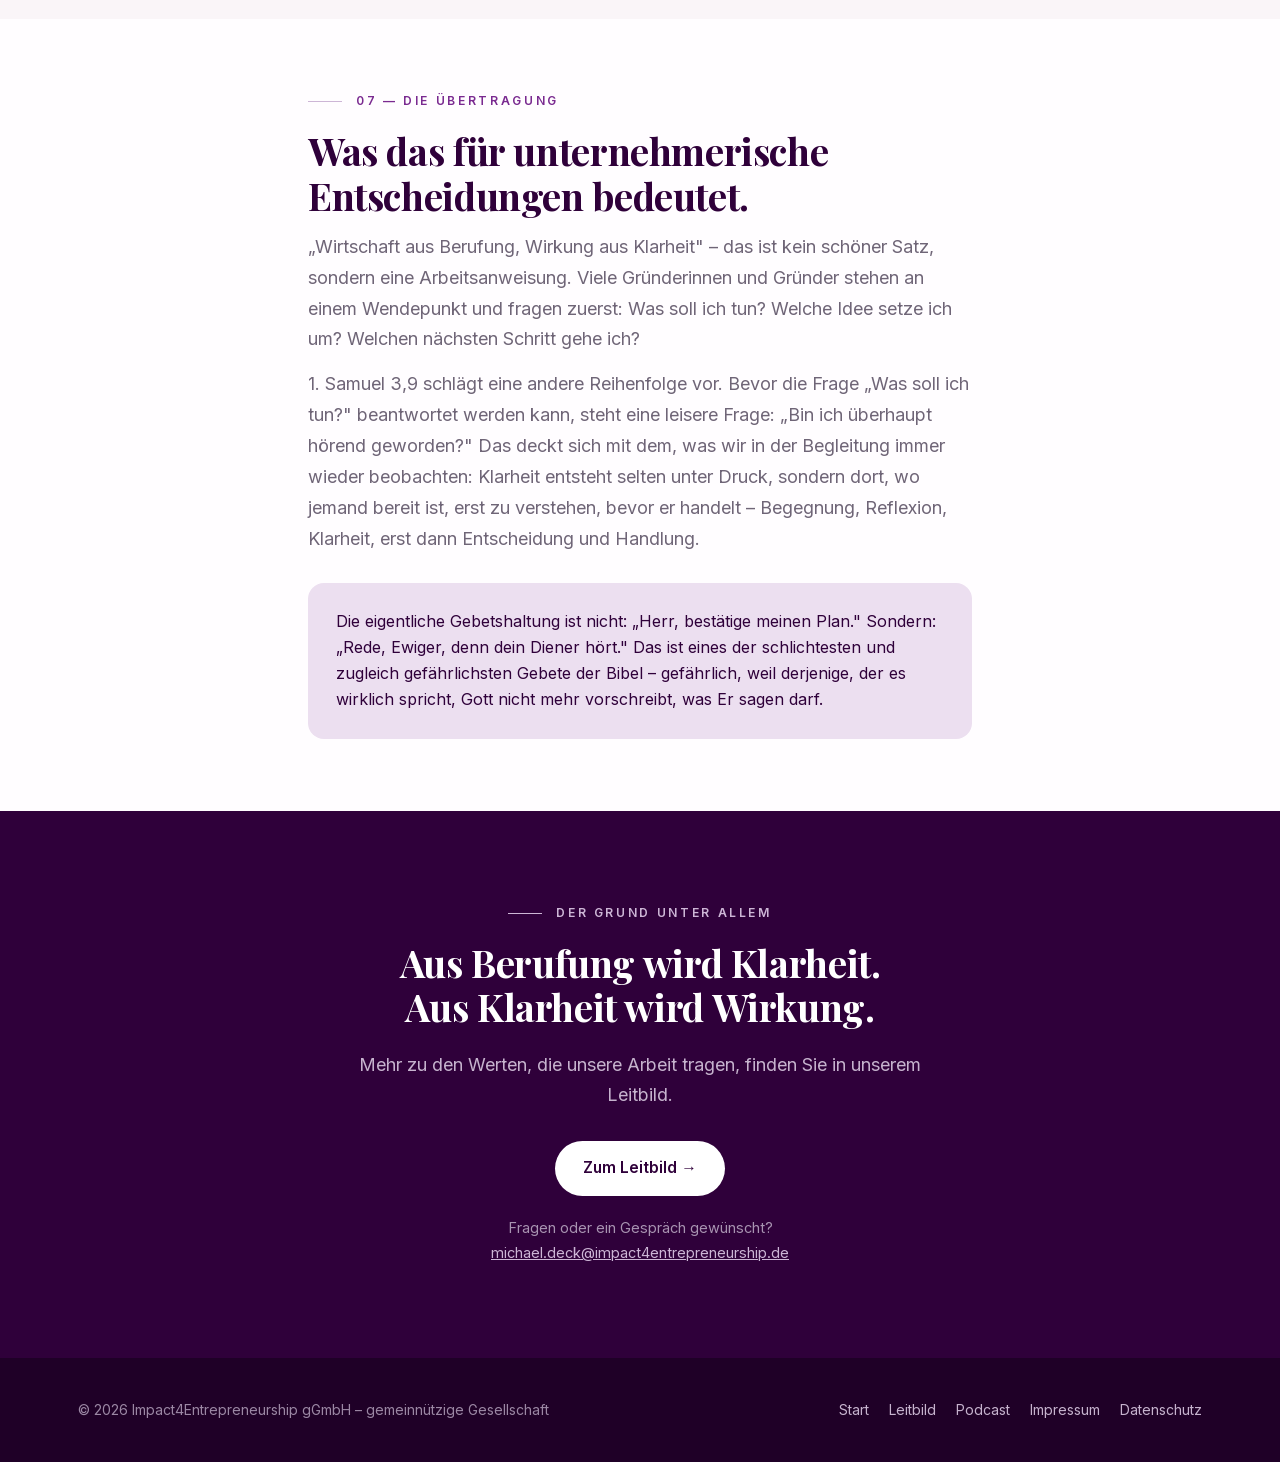
<file: impuls-1-samuel-3-9.html>
<!DOCTYPE html>
<html lang="de">
<head>
<meta charset="UTF-8">
<meta name="viewport" content="width=device-width, initial-scale=1">
<title>Berufung beginnt mit Hören – 1. Samuel 3,9 | Impact4Entrepreneurship</title>
<meta name="description" content="Ein Bibel-Impuls zu 1. Samuel 3,9 im hebräischen Urtext: Warum Berufung nicht gemacht, sondern gehört wird – und was das für Unternehmer bedeutet.">
<link rel="icon" href="images/i4e-logo.png">
<link rel="stylesheet" href="fonts/fonts.css">
<style>
:root{
  --tief:#2f003a; --lila-dunkel:#5b156d; --lila:#7a2a90; --flieder:#cdb6d6; --flieder-hell:#ecdff0;
  --grund:#faf5f8; --weiss:#fffdff; --text:#3a2f40; --sanft:#6f6577; --messing:#b98b4a;
  --serif:'Playfair Display',Georgia,serif;
  --sans:'Inter',-apple-system,BlinkMacSystemFont,'Segoe UI',sans-serif;
}
*{box-sizing:border-box;margin:0;padding:0;}
html{scroll-behavior:smooth;}
body{font-family:var(--sans);color:var(--text);background:var(--grund);
  line-height:1.72;-webkit-font-smoothing:antialiased;overflow-x:hidden;}
img{max-width:100%;display:block;}
a{color:inherit;}
:focus-visible{outline:3px solid var(--lila);outline-offset:3px;border-radius:4px;}

.bahn{max-width:1180px;margin:0 auto;padding:0 28px;}
.spalte{max-width:720px;margin:0 auto;padding:0 28px;}
h1,h2,h3{font-family:var(--serif);font-weight:700;line-height:1.16;color:var(--tief);}
h2{font-size:clamp(27px,3.6vw,38px);letter-spacing:-.01em;}
h3{font-size:21px;line-height:1.3;}
p{font-size:17px;}
.auge{font-size:12px;font-weight:600;letter-spacing:.22em;text-transform:uppercase;
  color:var(--lila);display:flex;align-items:center;gap:14px;margin-bottom:18px;}
.auge::before{content:"";width:34px;height:1px;background:var(--flieder);flex:0 0 auto;}

/* ---------- Kopf ---------- */
header{position:sticky;top:0;z-index:60;background:rgba(250,245,248,.92);
  backdrop-filter:blur(14px);border-bottom:1px solid rgba(205,182,214,.5);}
.kopf{display:flex;align-items:center;gap:26px;height:74px;}
.kopf img{height:34px;width:auto;}
.zurueck{margin-left:auto;font-size:14.5px;font-weight:500;color:var(--sanft);text-decoration:none;}
.zurueck:hover{color:var(--lila);}

/* ---------- Hero ---------- */
.hero{background:var(--tief);color:#efe6f3;padding:92px 0 76px;position:relative;overflow:hidden;}
.hero::after{content:"";position:absolute;right:-14%;top:-32%;width:58%;aspect-ratio:1;
  border-radius:50%;background:radial-gradient(circle,rgba(122,42,144,.5),transparent 66%);pointer-events:none;}
.hero .spalte{position:relative;z-index:2;}
.hero .auge{color:var(--flieder);}
.hero .auge::before{background:rgba(205,182,214,.5);}
.hero h1{font-size:clamp(32px,4.6vw,48px);color:#fff;letter-spacing:-.015em;max-width:18ch;}
.hero .unter{font-size:clamp(16.5px,1.8vw,19px);color:#c6b3ce;max-width:60ch;margin-top:22px;line-height:1.68;}
.hero .meta{display:flex;flex-wrap:wrap;gap:10px;margin-top:32px;}
.hero .meta span{font-size:13px;color:#c6b3ce;background:rgba(255,255,255,.06);
  border:1px solid rgba(205,182,214,.3);border-radius:100px;padding:8px 16px;}

/* ---------- Abschnitte ---------- */
section{padding:72px 0;}
section.hell{background:var(--weiss);}
.kopfzeile{max-width:66ch;margin-bottom:8px;}
.intro{font-size:18px;color:var(--sanft);max-width:66ch;margin-top:14px;line-height:1.72;}

/* ---------- Inhaltsverzeichnis ---------- */
.toc{display:grid;grid-template-columns:repeat(auto-fit,minmax(230px,1fr));gap:12px;margin-top:34px;}
.toc a{display:flex;gap:14px;align-items:center;text-decoration:none;background:var(--weiss);
  border:1px solid rgba(205,182,214,.5);border-radius:14px;padding:15px 17px;
  color:var(--tief);transition:transform .15s ease,border-color .15s ease;}
.toc a:hover{transform:translateY(-2px);border-color:var(--lila);}
.toc a .num{width:30px;height:30px;border-radius:50%;flex:0 0 auto;background:var(--flieder-hell);
  color:var(--lila);font-family:var(--serif);font-weight:700;font-size:14px;
  display:flex;align-items:center;justify-content:center;}
.toc a span.t{font-weight:600;font-size:14.5px;line-height:1.35;}

/* ---------- Vers / Scripture-Block ---------- */
.vers{background:var(--tief);color:#fff;border-radius:22px;padding:44px 40px;margin-top:10px;}
.vers .hebr{font-family:var(--serif);font-size:clamp(20px,2.6vw,27px);line-height:2;color:#fff;
  direction:rtl;text-align:center;margin-bottom:22px;}
.vers .translit{font-style:italic;color:var(--flieder);font-size:16px;text-align:center;line-height:1.9;}
.vers .uebers{margin-top:22px;padding-top:22px;border-top:1px solid rgba(205,182,214,.25);
  font-family:var(--serif);font-size:clamp(18px,2.1vw,21px);color:#f1e6f4;text-align:center;
  line-height:1.6;font-style:italic;}
.vers cite{display:block;margin-top:16px;font-style:normal;font-family:var(--sans);font-size:13px;
  letter-spacing:.08em;text-transform:uppercase;color:#a893b1;text-align:center;}
@media(max-width:640px){.vers{padding:32px 24px;}}

/* ---------- Hebräische Begriffskarten ---------- */
.begriffe{display:grid;grid-template-columns:repeat(auto-fit,minmax(220px,1fr));gap:18px;margin-top:28px;}
.begriff{background:var(--weiss);border:1px solid rgba(205,182,214,.5);border-radius:16px;padding:22px 24px;}
section.hell .begriff{background:var(--grund);}
.begriff .wort{font-family:var(--serif);font-size:22px;color:var(--tief);direction:rtl;}
.begriff .translit{font-size:13.5px;letter-spacing:.06em;text-transform:uppercase;color:var(--messing);
  font-weight:600;margin-top:6px;}
.begriff p{font-size:15px;color:var(--sanft);margin-top:10px;line-height:1.6;}

/* ---------- Zitat / Hervorhebung ---------- */
.zitat{font-family:var(--serif);font-weight:700;font-size:clamp(20px,2.4vw,25px);color:var(--tief);
  border-left:4px solid var(--messing);padding-left:24px;margin:28px 0;max-width:62ch;line-height:1.42;}
.zitat.lila{color:var(--lila);}

/* ---------- Nummerierte Schritte ---------- */
.schritte{display:grid;grid-template-columns:repeat(auto-fit,minmax(180px,1fr));gap:22px;
  counter-reset:w;margin-top:30px;}
.schritt{position:relative;padding-top:42px;}
.schritt::before{counter-increment:w;content:counter(w);position:absolute;top:0;left:0;
  font-family:var(--serif);font-size:30px;font-weight:700;color:var(--flieder);line-height:1;}
.schritt h3{font-size:16.5px;margin-bottom:6px;}
.schritt p{font-size:14.5px;color:var(--sanft);line-height:1.55;}

/* ---------- Hinweis / Trost-Box ---------- */
.hinweis{background:var(--flieder-hell);border-radius:16px;padding:26px 28px;margin-top:26px;}
.hinweis p{font-size:16px;color:var(--tief);line-height:1.62;}
.hinweis p+p{margin-top:12px;}

/* ---------- Schluss ---------- */
.schluss{background:var(--tief);color:#efe6f3;text-align:center;padding:92px 0;}
.schluss h2{color:#fff;max-width:22ch;margin:0 auto;}
.schluss p{color:#c6b3ce;font-size:18px;max-width:56ch;margin:20px auto 0;}
.schluss .knopf{display:inline-block;margin-top:30px;background:#fff;color:var(--tief);
  text-decoration:none;font-size:15.5px;font-weight:600;padding:14px 28px;border-radius:100px;
  transition:background .2s,transform .2s;}
.schluss .knopf:hover{background:var(--flieder-hell);transform:translateY(-1px);}
.schluss .leise{margin-top:20px;font-size:14.5px;color:#a893b1;}
.schluss .leise a{color:var(--flieder);}

footer{background:#1f0027;color:#9b87a4;padding:40px 0;font-size:14px;}
.fussleiste{display:flex;flex-wrap:wrap;gap:18px;align-items:center;justify-content:space-between;}
.fussleiste a{color:#c6b3ce;text-decoration:none;}
.fussleiste a:hover{color:#fff;}
.fuss-links{display:flex;flex-wrap:wrap;gap:20px;align-items:center;}

@media(max-width:820px){
  section{padding:56px 0;}
  .hero{padding:66px 0 54px;}
}
</style>
</head>
<body>

<header>
  <div class="bahn kopf">
    <a href="index.html" aria-label="Impact4Entrepreneurship – Startseite"><img src="images/i4e-logo.png" alt="Impact4Entrepreneurship"></a>
    <a class="zurueck" href="leitbild.html">← Zum Leitbild</a>
  </div>
</header>

<main>

<!-- ================= HERO ================= -->
<section class="hero">
  <div class="bahn spalte">
    <div class="auge">Bibel-Impuls · 1. Samuel 3,9</div>
    <h1>Berufung beginnt mit Hören.</h1>
    <p class="unter">Samuel wird nachts gerufen – zweimal. Erst beim dritten Mal erkennt er,
    dass nicht Eli, sondern Gott selbst ihn ruft. Der hebräische Urtext dieser kleinen Szene
    trägt eine ganze Theologie der Berufung in sich – und eine Einladung, die auch für
    unternehmerische Entscheidungen gilt.</p>
    <div class="meta">
      <span>1. Samuel 3, 1–10</span>
      <span>Hebräischer Urtext, Wort für Wort</span>
      <span>Impuls zur Berufungsfrage</span>
    </div>
  </div>
</section>

<!-- ================= EINLEITUNG + VERS ================= -->
<section class="hell">
  <div class="bahn spalte">
    <div class="kopfzeile">
      <div class="auge">Die Szene</div>
      <h2>„Rede, Ewiger, denn dein Diener hört."</h2>
      <p class="intro">Samuel schläft im Tempel, nahe der Lade Gottes. Eine Stimme ruft ihn –
      zweimal. Er läuft zu Eli, dem alten Priester. Doch Eli hat ihn nicht gerufen. Erst beim
      dritten Mal begreift Eli, was geschieht, und gibt Samuel einen Satz mit, der zu einem der
      schlichtesten und zugleich gefährlichsten Gebete der Bibel wird.</p>
    </div>

    <div class="vers">
      <div class="hebr">וַיֹּאמֶר עֵלִי לִשְׁמוּאֵל:<br>לֵךְ שְׁכָב, וְהָיָה אִם־יִקְרָא אֵלֶיךָ,<br>
      וְאָמַרְתָּ: דַּבֵּר יְהוָה, כִּי שֹׁמֵעַ עַבְדֶּךָ.<br>וַיֵּלֶךְ שְׁמוּאֵל וַיִּשְׁכַּב בִּמְקוֹמוֹ.</div>
      <div class="translit">Wa-jómer Eli li-Schmuél: Lech schecháv, we-hajá im-jikrá elécha,<br>
      we-amártá: Dabbér Adonái, ki schoméa awdécha.<br>Wa-jélech Schmuél, wa-jischkáv bimkomó.</div>
      <div class="uebers">„Und Eli sagte zu Samuel: Geh, leg dich hin. Und wenn Er dich ruft,
      dann sollst du sagen: Rede, Ewiger, denn dein Diener hört. Und Samuel ging und legte sich
      an seinen Ort."</div>
      <cite>1. Samuel 3,9 – sehr wörtlich aus dem Hebräischen</cite>
    </div>

    <div class="toc">
      <a href="#schoema"><span class="num">1</span><span class="t">Schoméa – mehr als Hören</span></a>
      <a href="#liegen"><span class="num">2</span><span class="t">Erst liegen, dann hören</span></a>
      <a href="#jikra"><span class="num">3</span><span class="t">Jikra – rufen heißt auch lesen</span></a>
      <a href="#nicht-sofort"><span class="num">4</span><span class="t">Warum Samuel nicht sofort erkennt</span></a>
      <a href="#diener"><span class="num">5</span><span class="t">„Dein Diener" – wem dient mein Leben?</span></a>
      <a href="#ort"><span class="num">6</span><span class="t">Bimkomó – an deinem Ort</span></a>
      <a href="#unternehmer"><span class="num">7</span><span class="t">Für den unternehmerischen Alltag</span></a>
    </div>
  </div>
</section>

<!-- ================= 1. SCHOMÉA ================= -->
<section id="schoema">
  <div class="bahn spalte">
    <div class="auge">01 — Das Schlüsselwort</div>
    <h2>שֹׁמֵעַ – schoméa: mehr als Hören</h2>
    <p class="intro">Samuel sagt nicht „Ich habe verstanden." Er sagt: „Dein Diener ist
    hörend." Das hebräische Verb <em>schoméa</em> stammt von der Wurzel <strong>Sch-M-A</strong>
    – derselben Wurzel wie im „Schma Jisrael", „Höre, Israel". Sie bedeutet zugleich: hören,
    wahrnehmen, verstehen, gehorchen, antwortbereit sein.</p>

    <div class="begriffe">
      <div class="begriff">
        <div class="wort">שֹׁמֵעַ</div>
        <div class="translit">schoméa</div>
        <p>hörend, wahrnehmend, antwortbereit – nie bloß akustisches Registrieren.</p>
      </div>
      <div class="begriff">
        <div class="wort">שְׁמַע יִשְׂרָאֵל</div>
        <div class="translit">Schma Jisrael</div>
        <p>„Höre, Israel" – dieselbe Wurzel, derselbe Anspruch an das ganze Hören.</p>
      </div>
      <div class="begriff">
        <div class="wort">כִּי שֹׁמֵעַ עַבְדֶּךָ</div>
        <div class="translit">ki schoméa awdécha</div>
        <p>„Denn dein Diener ist hörend" – nicht: „Ich habe alles verstanden."</p>
      </div>
    </div>

    <p class="intro" style="margin-top:28px">Biblisches Hören ist nie bloß Schallaufnahme.
    Samuels Satz ist deshalb radikal: Er sagt nicht, dass er bereits versteht. Er sagt, dass er
    sich so öffnet, dass das Gehörte sein Handeln verändern darf.</p>
  </div>
</section>

<!-- ================= 2. ERST LIEGEN ================= -->
<section class="hell" id="liegen">
  <div class="bahn spalte">
    <div class="auge">02 — Die Reihenfolge</div>
    <h2>Erst liegen – dann hören.</h2>
    <p class="intro">Eli sagt zunächst nur: <em>lech schecháv</em> – „Geh, leg dich hin."
    Geistlich bemerkenswert: Samuel soll nicht hektisch werden, nicht suchen, nicht analysieren,
    nicht sofort handeln. Er soll zunächst liegen, warten, still werden – fast das Gegenteil
    unserer modernen Haltung.</p>

    <div class="zitat">Die Seele hört nicht notwendigerweise besser durch mehr Aktivität.
    Oft hört sie besser durch <em>Bittul</em> – das Zurücknehmen des eigenen Ichs.</div>

    <p class="intro">Wir denken häufig: Wenn Gott mich ruft, muss ich etwas tun. Der Text sagt
    zuerst: Werde still genug, um überhaupt zu erkennen, wer ruft.</p>
  </div>
</section>

<!-- ================= 3. JIKRA ================= -->
<section id="jikra">
  <div class="bahn spalte">
    <div class="auge">03 — Der Ruf</div>
    <h2>יִקְרָא – jikra: rufen heißt im Hebräischen auch lesen.</h2>
    <p class="intro">Das Verb stammt von der Wurzel <strong>Q-R-A</strong> – „rufen". Dieselbe
    Wurzel kann auch „lesen" bedeuten. Im Hebräischen liegen Rufen und Lesen sprachlich eng
    beieinander. Der Ruf Gottes muss deshalb nicht als übernatürliche Stimme erscheinen. Er kann
    durch etwas kommen, das sich „lesen" lässt: eine Situation, eine Begegnung, einen Menschen,
    einen Verlust, eine unerwartete Tür, einen Satz der Tora.</p>
    <p class="intro" style="margin-top:14px">Die geistliche Kunst besteht dann darin, die
    Wirklichkeit lesen zu lernen.</p>
  </div>
</section>

<!-- ================= 4. NICHT SOFORT ================= -->
<section class="hell" id="nicht-sofort">
  <div class="bahn spalte">
    <div class="auge">04 — Die wichtigste Lektion</div>
    <h2>Samuel erkennt Gottes Stimme nicht sofort.</h2>
    <p class="intro">Samuel wird gerufen. Aber er weiß zunächst nicht, dass Gott ihn ruft – er
    hält es für Elis Stimme. Das bedeutet: <strong>Berufung kann schon da sein, bevor der
    Mensch sie als Berufung erkennt.</strong></p>

    <div class="hinweis">
      <p>Das ist tröstlich. Viele Menschen fragen: „Warum spricht Gott nicht zu mir?" Vielleicht
      spricht Er – aber wir haben noch nicht gelernt, die Quelle der Stimme zu unterscheiden.
      Darum braucht Samuel Eli.</p>
      <p>Eli hört die Stimme nicht für Samuel. Aber er hilft ihm zu erkennen: „Das könnte Gott
      sein." Der geistliche Begleiter sagt nicht „Ich weiß, was Gott von dir will", sondern:
      „Achte darauf. Vielleicht spricht Gott gerade dort."</p>
    </div>
  </div>
</section>

<!-- ================= 5. DIENER ================= -->
<section id="diener">
  <div class="bahn spalte">
    <div class="auge">05 — Die Haltung</div>
    <h2>„Dein Diener" – wem dient mein Leben?</h2>
    <p class="intro">Samuel bittet nicht zuerst „Erkläre mir alles" oder „Sag mir meine
    Zukunft". Er sagt schlicht: <em>Rede.</em> Er bestimmt den Inhalt nicht – darin liegt
    Vertrauen. Das ist schwer, denn wir möchten häufig eine Antwort von Gott, legen aber
    gleichzeitig fest, welche Antwort akzeptabel wäre.</p>

    <p class="intro" style="margin-top:14px">Samuel nennt sich <em>ewed</em> – Diener. Im
    modernen Ohr klingt das nach Unterwerfung. Im biblischen Denken bedeutet es zunächst: Mein
    Leben gehört nicht ausschließlich mir selbst. Ich stehe in einer Beziehung zu einem
    Auftrag.</p>

    <div class="zitat lila">Die moderne Frage lautet: Was erfüllt mich?<br>
    Die hebräische Frage lautet: Wem dient mein Leben?</div>

    <p class="intro">Und paradoxerweise kann gerade darin die tiefste Erfüllung liegen.</p>
  </div>
</section>

<!-- ================= 6. BIMKOMO ================= -->
<section class="hell" id="ort">
  <div class="bahn spalte">
    <div class="auge">06 — Der Schluss des Verses</div>
    <h2>בִּמְקוֹמוֹ – bimkomó: an seinem Ort.</h2>
    <p class="intro">Der Vers endet unscheinbar: „Und er legte sich an seinem Ort nieder."
    <em>Makom</em> bedeutet „Ort". Aber <em>HaMakom</em> – „der Ort" – ist in der rabbinischen
    Tradition auch eine Gottesbezeichnung. Nicht Gott hat in der Welt seinen Ort, sondern die
    Welt hat in Gott ihren Ort.</p>
    <p class="intro" style="margin-top:14px">Samuel geht zurück an seinen Ort. Und gerade dort
    begegnet ihm HaMakom, der göttliche „Ort". Du musst vielleicht gar nicht irgendwo anders
    hin, damit Gott zu dir sprechen kann. Gerade an deinem Ort – <em>bimkomcha</em> – kann der
    Ruf geschehen.</p>
  </div>
</section>

<!-- ================= REIHENFOLGE ================= -->
<section id="reihenfolge">
  <div class="bahn spalte">
    <div class="auge">Chassidische Auslegung</div>
    <h2>Eine kleine Schule der Berufung.</h2>
    <p class="intro">Der Vers zeigt eine Reihenfolge, die fast ein Lehrpfad ist – nicht zuerst
    „Was soll ich tun?", sondern zuerst „Was höre ich?"</p>

    <div class="schritte">
      <div class="schritt"><h3>Lech</h3><p>Geh.</p></div>
      <div class="schritt"><h3>Schecháv</h3><p>Werde still.</p></div>
      <div class="schritt"><h3>Jikra</h3><p>Achte auf den Ruf.</p></div>
      <div class="schritt"><h3>Dabbér</h3><p>Lass Gott sprechen.</p></div>
      <div class="schritt"><h3>Schoméa</h3><p>Werde hörend.</p></div>
    </div>

    <div class="zitat" style="margin-top:36px">Berufung wird nicht gemacht. Berufung wird
    gehört.</div>
  </div>
</section>

<!-- ================= 7. FÜR UNTERNEHMER ================= -->
<section class="hell" id="unternehmer">
  <div class="bahn spalte">
    <div class="auge">07 — Die Übertragung</div>
    <h2>Was das für unternehmerische Entscheidungen bedeutet.</h2>
    <p class="intro">„Wirtschaft aus Berufung, Wirkung aus Klarheit" – das ist kein schöner
    Satz, sondern eine Arbeitsanweisung. Viele Gründerinnen und Gründer stehen an einem
    Wendepunkt und fragen zuerst: Was soll ich tun? Welche Idee setze ich um? Welchen nächsten
    Schritt gehe ich?</p>
    <p class="intro" style="margin-top:14px">1. Samuel 3,9 schlägt eine andere Reihenfolge vor.
    Bevor die Frage „Was soll ich tun?" beantwortet werden kann, steht eine leisere Frage:
    „Bin ich überhaupt hörend geworden?" Das deckt sich mit dem, was wir in der Begleitung immer
    wieder beobachten: Klarheit entsteht selten unter Druck, sondern dort, wo jemand bereit ist,
    erst zu verstehen, bevor er handelt – Begegnung, Reflexion, Klarheit, erst dann
    Entscheidung und Handlung.</p>

    <div class="hinweis" style="margin-top:28px">
      <p>Die eigentliche Gebetshaltung ist nicht: „Herr, bestätige meinen Plan." Sondern:
      „Rede, Ewiger, denn dein Diener hört." Das ist eines der schlichtesten und zugleich
      gefährlichsten Gebete der Bibel – gefährlich, weil derjenige, der es wirklich spricht,
      Gott nicht mehr vorschreibt, was Er sagen darf.</p>
    </div>
  </div>
</section>

<!-- ================= SCHLUSS ================= -->
<section class="schluss">
  <div class="bahn">
    <div class="auge" style="color:var(--flieder);justify-content:center">Der Grund unter allem</div>
    <h2>Aus Berufung wird Klarheit. Aus Klarheit wird Wirkung.</h2>
    <p>Mehr zu den Werten, die unsere Arbeit tragen, finden Sie in unserem Leitbild.</p>
    <a class="knopf" href="leitbild.html">Zum Leitbild →</a>
    <p class="leise">Fragen oder ein Gespräch gewünscht? <a href="mailto:michael.deck@impact4entrepreneurship.de">michael.deck@impact4entrepreneurship.de</a></p>
  </div>
</section>

</main>

<footer>
  <div class="bahn fussleiste">
    <div>© 2026 Impact4Entrepreneurship gGmbH – gemeinnützige Gesellschaft</div>
    <div class="fuss-links">
      <a href="index.html">Start</a>
      <a href="index.html#auftrag">Leitbild</a>
      <a href="podcast.html">Podcast</a>
      <a href="impressum.html">Impressum</a>
      <a href="datenschutz.html">Datenschutz</a>
    </div>
  </div>
</footer>

</body>
</html>
</file>
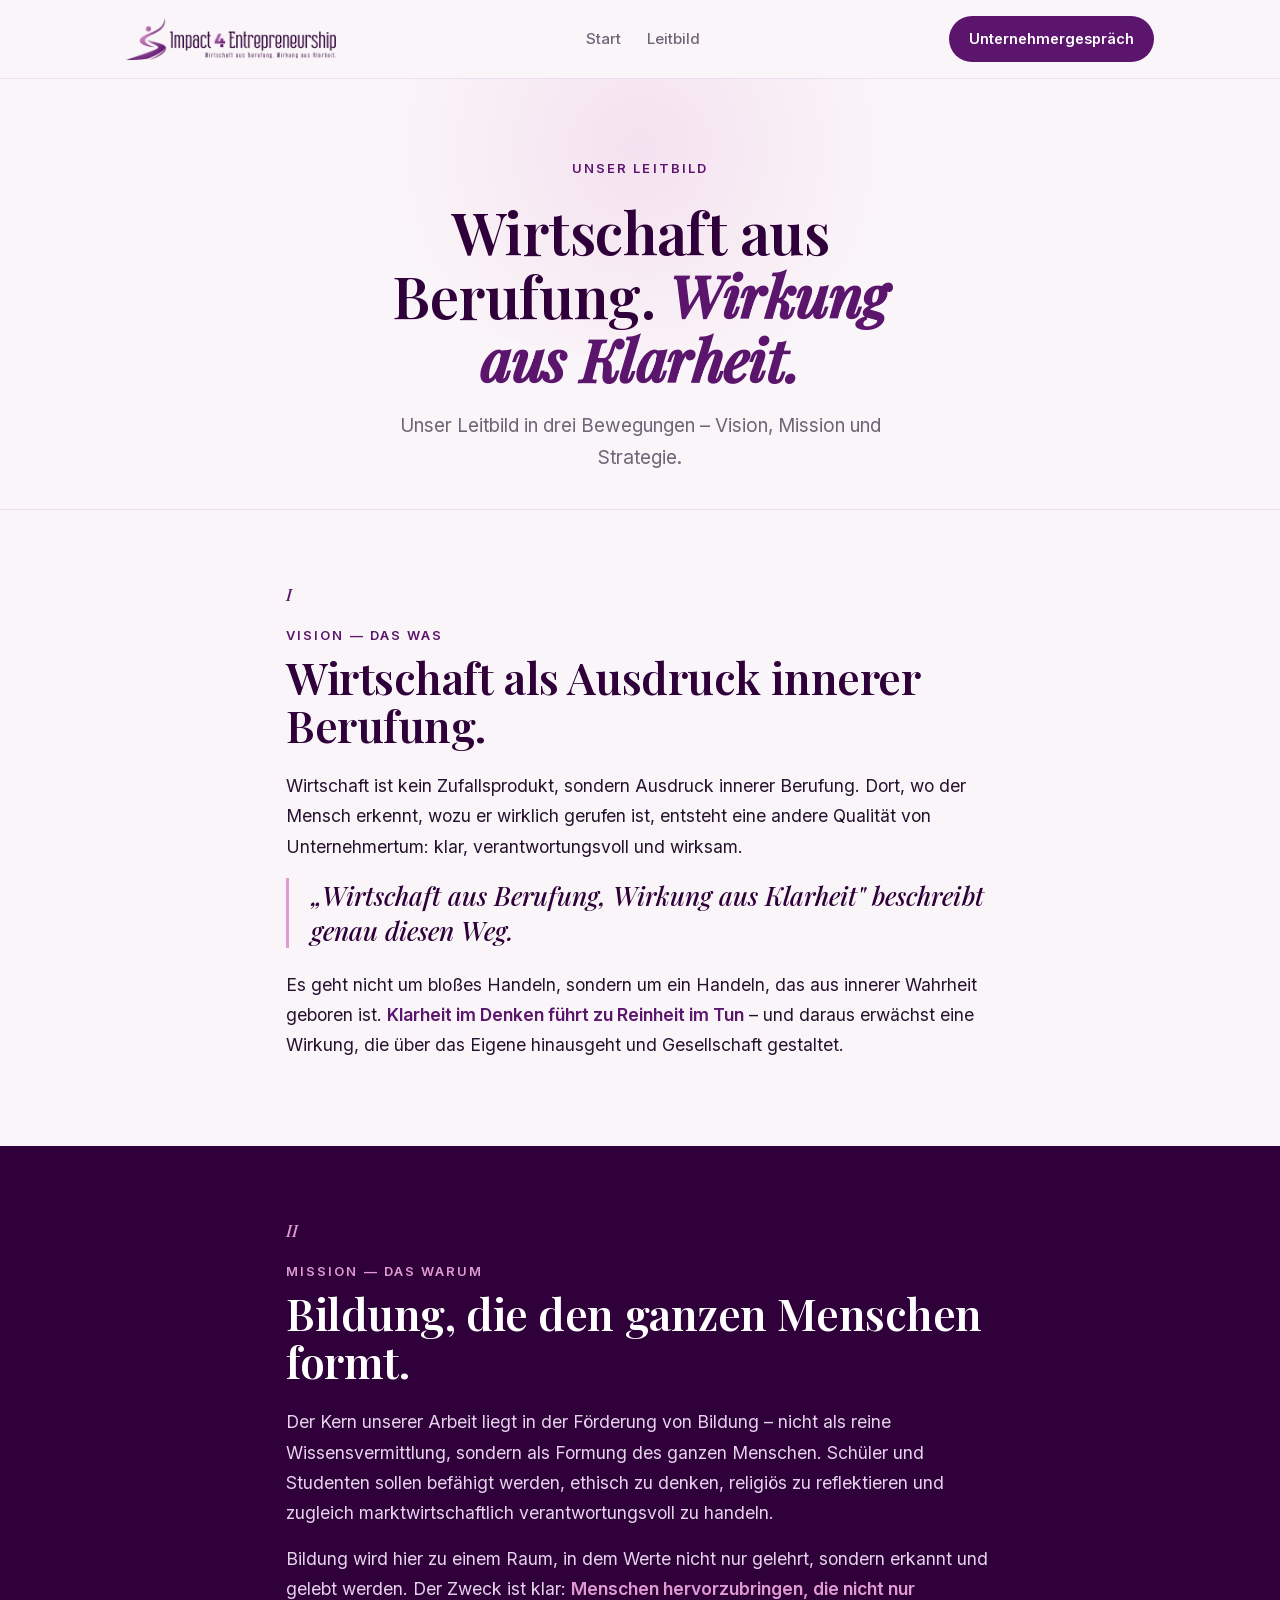
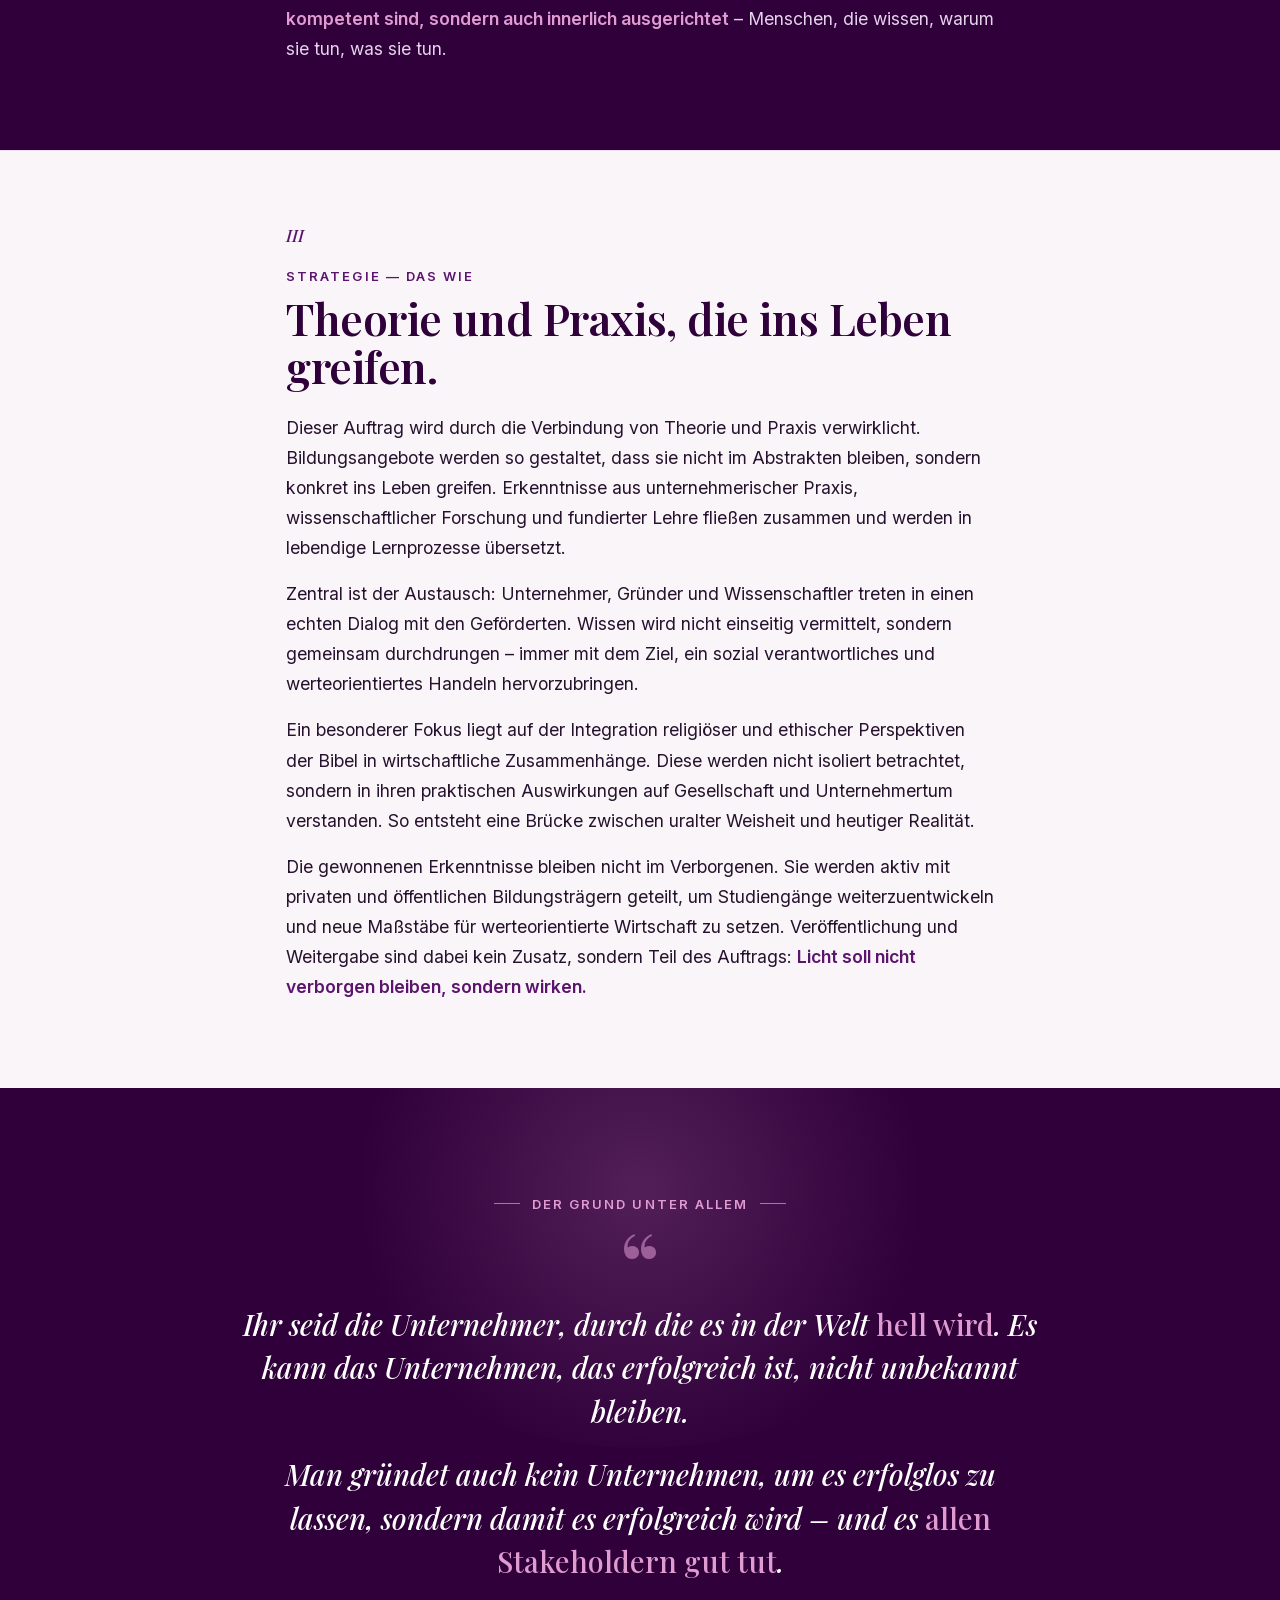
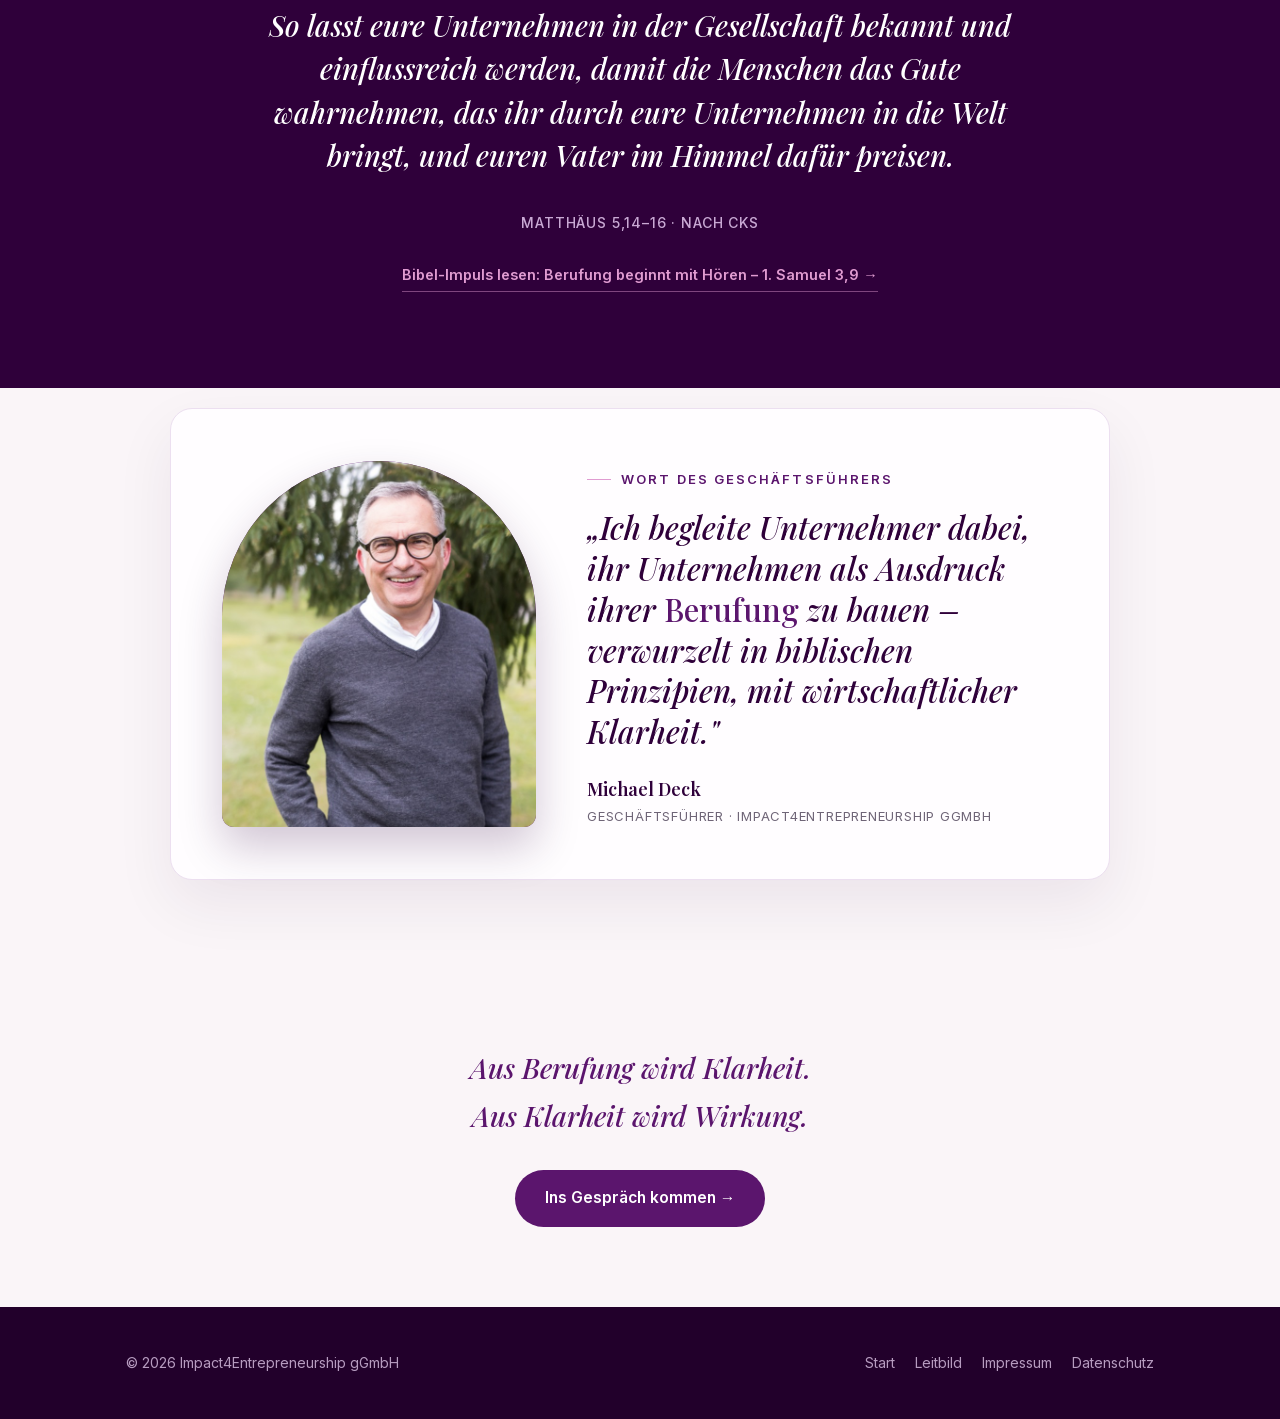
<file: leitbild.html>
<!DOCTYPE html>
<html lang="de">
<head>
<meta charset="UTF-8">
<meta name="viewport" content="width=device-width, initial-scale=1.0">
<title>Leitbild – Impact4Entrepreneurship gGmbH</title>
<meta name="description" content="Das Leitbild der Impact4Entrepreneurship gGmbH: Vision, Mission und Strategie. Wirtschaft aus Berufung, Wirkung aus Klarheit."><link rel="stylesheet" href="fonts/fonts.css">
<link rel="icon" href="data:image/svg+xml,<svg xmlns='http://www.w3.org/2000/svg' viewBox='0 0 64 64'><rect width='64' height='64' rx='12' fill='%232f003a'/><text x='32' y='46' text-anchor='middle' font-family='Georgia,serif' font-size='34' fill='%23e09bd1'>i4e</text></svg>">
<style>
  :root{--pflaume:#2f003a;--pflaume-2:#22002b;--violett:#5b156d;--violett-2:#7a2a90;--rosa:#e09bd1;--creme:#faf5f8;--card:#fffdff;--ink:#26122e;--grau:#6f6577;--line:#ecdff0;--line-dark:rgba(224,155,209,.22)}
  *{box-sizing:border-box;margin:0;padding:0}
  html{scroll-behavior:smooth}
  body{font-family:'Inter',-apple-system,BlinkMacSystemFont,'Segoe UI',sans-serif;color:var(--ink);background:var(--creme);line-height:1.72;font-size:17px;-webkit-font-smoothing:antialiased}
  a{color:inherit;text-decoration:none}
  img{max-width:100%;display:block}
  ::selection{background:var(--rosa);color:var(--pflaume)}
  .wrap{max-width:1080px;margin:0 auto;padding:0 26px}
  .col{max-width:760px;margin:0 auto}

  header{position:sticky;top:0;z-index:50;background:rgba(250,245,248,.9);backdrop-filter:blur(10px);border-bottom:1px solid var(--line)}
  .nav{display:flex;align-items:center;justify-content:space-between;height:78px;gap:20px}
  .nav .logo img{height:42px;width:auto}
  .nav-links{display:flex;gap:26px;align-items:center}
  .nav-links a{font-size:15px;color:var(--grau);font-weight:500}
  .nav-links a:hover{color:var(--violett)}
  .nav .cta{font-size:14.5px;font-weight:600;color:#fff;background:var(--violett);padding:11px 20px;border-radius:100px}
  .nav .cta:hover{background:var(--violett-2)}
  @media(max-width:640px){.nav-links{display:none}.nav .logo img{height:34px}}

  .eyebrow{font-size:13px;font-weight:600;letter-spacing:.16em;text-transform:uppercase;color:var(--violett)}

  /* Hero */
  .hero{padding:74px 0 34px;text-align:center;position:relative;overflow:hidden}
  .hero::after{content:"";position:absolute;left:50%;top:-140px;transform:translateX(-50%);width:620px;height:420px;border-radius:50%;background:radial-gradient(circle,rgba(224,155,209,.22),transparent 66%);z-index:0}
  .hero .wrap{position:relative;z-index:1}
  .hero h1{font-family:'Playfair Display',Georgia,serif;font-weight:600;font-size:clamp(34px,5.4vw,58px);color:var(--pflaume);letter-spacing:-.01em;line-height:1.1;margin:18px auto 18px;max-width:16ch}
  .hero h1 em{font-style:italic;color:var(--violett)}
  .hero .sub{color:var(--grau);font-size:19px;max-width:46ch;margin:0 auto}

  /* Pillars */
  .pillar{padding:70px 0;border-top:1px solid var(--line)}
  .pillar .num{font-family:'Playfair Display',serif;font-style:italic;font-size:17px;color:var(--violett)}
  .pillar .eyebrow{display:block;margin:14px 0 6px}
  .pillar h2{font-family:'Playfair Display',serif;font-weight:600;font-size:clamp(28px,3.8vw,44px);color:var(--pflaume);letter-spacing:-.01em;line-height:1.1;margin-bottom:22px}
  .pillar p{color:var(--ink);font-size:17.5px;margin-bottom:16px}
  .pillar p .hl{color:var(--violett);font-weight:600}
  .pillar .quote{font-family:'Playfair Display',serif;font-style:italic;font-weight:500;font-size:clamp(20px,2.6vw,26px);color:var(--pflaume);line-height:1.35;border-left:3px solid var(--rosa);padding-left:22px;margin:6px 0 22px}

  /* Dark pillar (Mission) */
  .pillar.dark{background:var(--pflaume);color:#fff;border-top:none}
  .pillar.dark .num{color:var(--rosa)}
  .pillar.dark .eyebrow{color:var(--rosa)}
  .pillar.dark h2{color:#fff}
  .pillar.dark p{color:#e4d3ea}
  .pillar.dark p .hl{color:var(--rosa)}

  /* Schrift-Wort / Bibelstelle */
  .scripture{background:var(--pflaume);color:#fff;padding:96px 0;text-align:center;position:relative;overflow:hidden}
  .scripture::after{content:"";position:absolute;left:50%;top:-160px;transform:translateX(-50%);width:680px;height:520px;border-radius:50%;background:radial-gradient(circle,rgba(224,155,209,.20),transparent 66%);z-index:0}
  .scripture .wrap{position:relative;z-index:1}
  .scripture .eyebrow{color:var(--rosa);display:inline-flex;align-items:center;gap:12px}
  .scripture .eyebrow::before,.scripture .eyebrow::after{content:"";width:26px;height:1px;background:var(--rosa);opacity:.7}
  .scripture .mark{font-family:'Playfair Display',serif;font-size:96px;line-height:.4;color:var(--rosa);opacity:.55;display:block;margin:30px 0 6px;height:52px}
  .scripture blockquote{font-family:'Playfair Display',serif;font-style:italic;font-weight:500;font-size:clamp(20px,2.7vw,29px);line-height:1.5;color:#fff;max-width:800px;margin:0 auto}
  .scripture blockquote p{margin-bottom:20px}
  .scripture blockquote p:last-child{margin-bottom:0}
  .scripture .hl{color:var(--rosa);font-style:normal}
  .scripture cite{display:block;font-style:normal;font-family:'Inter',sans-serif;font-size:14px;letter-spacing:.06em;text-transform:uppercase;color:#c9a9d4;margin-top:34px}
  .scripture .weiterlesen{display:inline-block;margin-top:30px;font-family:'Inter',sans-serif;font-size:14.5px;font-weight:600;color:var(--rosa);border-bottom:1px solid rgba(224,155,209,.45);padding-bottom:3px;transition:color .2s,border-color .2s}
  .scripture .weiterlesen:hover{color:#fff;border-color:#fff}

  /* Wort des Geschäftsführers */
  .gf{padding:20px 0 84px}
  .gf-card{background:var(--card);border:1px solid var(--line);border-radius:22px;box-shadow:0 24px 60px rgba(47,0,58,.07);padding:clamp(30px,4vw,52px);display:grid;grid-template-columns:.8fr 1.2fr;gap:clamp(28px,4vw,52px);align-items:center;max-width:940px;margin:0 auto}
  .gf-photo{position:relative}
  .gf-photo .frame{border-radius:180px 180px 14px 14px;overflow:hidden;background:var(--violett);box-shadow:0 20px 44px rgba(47,0,58,.22)}
  .gf-photo .frame img{width:100%;aspect-ratio:3/3.5;object-fit:cover;object-position:50% 20%}
  .gf-photo .dot{position:absolute;top:-16px;left:-16px;width:84px;height:84px;border:1px solid var(--rosa);border-radius:50%;opacity:.55;z-index:-1}
  .gf-body .eyebrow{display:inline-flex;align-items:center;gap:10px}
  .gf-body .eyebrow::before{content:"";width:24px;height:1px;background:var(--rosa)}
  .gf-quote{font-family:'Playfair Display',serif;font-style:italic;font-weight:500;font-size:clamp(22px,2.9vw,31px);line-height:1.32;color:var(--pflaume);margin:16px 0 22px}
  .gf-quote .hl{color:var(--violett);font-style:normal}
  .gf-by{display:flex;align-items:center;gap:12px}
  .gf-by .nm{font-family:'Playfair Display',serif;font-weight:600;font-size:18px;color:var(--pflaume)}
  .gf-by .rl{font-size:13px;letter-spacing:.06em;text-transform:uppercase;color:var(--grau)}
  @media(max-width:720px){.gf-card{grid-template-columns:1fr;text-align:left}.gf-photo{max-width:280px}}

  /* Schluss */
  .end{padding:80px 0;text-align:center}
  .end .line{font-family:'Playfair Display',serif;font-style:italic;font-size:clamp(20px,2.8vw,28px);color:var(--violett);max-width:24ch;margin:0 auto 30px}
  .btn{display:inline-flex;align-items:center;gap:9px;font-weight:600;font-size:15.5px;padding:15px 30px;border-radius:100px;background:var(--violett);color:#fff;transition:.22s}
  .btn:hover{background:var(--violett-2);transform:translateY(-2px)}

  footer{background:var(--pflaume-2);color:#b79cc0;padding:44px 0;font-size:14px}
  .foot{display:flex;justify-content:space-between;flex-wrap:wrap;gap:16px;align-items:center}
  .foot a:hover{color:#fff}
  a:focus-visible,.btn:focus-visible{outline:2px solid var(--rosa);outline-offset:3px}
  @media(max-width:560px){body{font-size:16px}.pillar{padding:52px 0}}
  @media(prefers-reduced-motion:reduce){*{scroll-behavior:auto}.btn:hover{transform:none}}
</style>
</head>
<body>
<header>
  <div class="wrap nav">
    <a href="index.html" class="logo"><img src="images/i4e-logo.png" alt="Impact4Entrepreneurship – Wirtschaft aus Berufung. Wirkung aus Klarheit."></a>
    <nav class="nav-links">
      <a href="index.html">Start</a>
      <a href="index.html#auftrag">Leitbild</a>
    </nav>
    <a href="mailto:michael.deck@impact4entrepreneurship.de?subject=Unternehmergespr%C3%A4ch" class="cta">Unternehmergespräch</a>
  </div>
</header>

<!-- HERO -->
<section class="hero">
  <div class="wrap">
    <span class="eyebrow">Unser Leitbild</span>
    <h1>Wirtschaft aus Berufung. <em>Wirkung aus Klarheit.</em></h1>
    <p class="sub">Unser Leitbild in drei Bewegungen – Vision, Mission und Strategie.</p>
  </div>
</section>

<!-- VISION -->
<section class="pillar">
  <div class="wrap col">
    <span class="num">I</span>
    <span class="eyebrow">Vision — Das Was</span>
    <h2>Wirtschaft als Ausdruck innerer Berufung.</h2>
    <p>Wirtschaft ist kein Zufallsprodukt, sondern Ausdruck innerer Berufung. Dort, wo der Mensch erkennt, wozu er wirklich gerufen ist, entsteht eine andere Qualität von Unternehmertum: klar, verantwortungsvoll und wirksam.</p>
    <p class="quote">„Wirtschaft aus Berufung, Wirkung aus Klarheit" beschreibt genau diesen Weg.</p>
    <p>Es geht nicht um bloßes Handeln, sondern um ein Handeln, das aus innerer Wahrheit geboren ist. <span class="hl">Klarheit im Denken führt zu Reinheit im Tun</span> – und daraus erwächst eine Wirkung, die über das Eigene hinausgeht und Gesellschaft gestaltet.</p>
  </div>
</section>

<!-- MISSION (dunkel) -->
<section class="pillar dark">
  <div class="wrap col">
    <span class="num">II</span>
    <span class="eyebrow">Mission — Das Warum</span>
    <h2>Bildung, die den ganzen Menschen formt.</h2>
    <p>Der Kern unserer Arbeit liegt in der Förderung von Bildung – nicht als reine Wissensvermittlung, sondern als Formung des ganzen Menschen. Schüler und Studenten sollen befähigt werden, ethisch zu denken, religiös zu reflektieren und zugleich marktwirtschaftlich verantwortungsvoll zu handeln.</p>
    <p>Bildung wird hier zu einem Raum, in dem Werte nicht nur gelehrt, sondern erkannt und gelebt werden. Der Zweck ist klar: <span class="hl">Menschen hervorzubringen, die nicht nur kompetent sind, sondern auch innerlich ausgerichtet</span> – Menschen, die wissen, warum sie tun, was sie tun.</p>
  </div>
</section>

<!-- STRATEGIE -->
<section class="pillar">
  <div class="wrap col">
    <span class="num">III</span>
    <span class="eyebrow">Strategie — Das Wie</span>
    <h2>Theorie und Praxis, die ins Leben greifen.</h2>
    <p>Dieser Auftrag wird durch die Verbindung von Theorie und Praxis verwirklicht. Bildungsangebote werden so gestaltet, dass sie nicht im Abstrakten bleiben, sondern konkret ins Leben greifen. Erkenntnisse aus unternehmerischer Praxis, wissenschaftlicher Forschung und fundierter Lehre fließen zusammen und werden in lebendige Lernprozesse übersetzt.</p>
    <p>Zentral ist der Austausch: Unternehmer, Gründer und Wissenschaftler treten in einen echten Dialog mit den Geförderten. Wissen wird nicht einseitig vermittelt, sondern gemeinsam durchdrungen – immer mit dem Ziel, ein sozial verantwortliches und werteorientiertes Handeln hervorzubringen.</p>
    <p>Ein besonderer Fokus liegt auf der Integration religiöser und ethischer Perspektiven der Bibel in wirtschaftliche Zusammenhänge. Diese werden nicht isoliert betrachtet, sondern in ihren praktischen Auswirkungen auf Gesellschaft und Unternehmertum verstanden. So entsteht eine Brücke zwischen uralter Weisheit und heutiger Realität.</p>
    <p>Die gewonnenen Erkenntnisse bleiben nicht im Verborgenen. Sie werden aktiv mit privaten und öffentlichen Bildungsträgern geteilt, um Studiengänge weiterzuentwickeln und neue Maßstäbe für werteorientierte Wirtschaft zu setzen. Veröffentlichung und Weitergabe sind dabei kein Zusatz, sondern Teil des Auftrags: <span class="hl">Licht soll nicht verborgen bleiben, sondern wirken.</span></p>
  </div>
</section>

<!-- SCHRIFT-WORT · MATTHÄUS 5,14-16 -->
<section class="scripture">
  <div class="wrap">
    <span class="eyebrow">Der Grund unter allem</span>
    <span class="mark" aria-hidden="true">&ldquo;</span>
    <blockquote>
      <p>Ihr seid die Unternehmer, durch die es in der Welt <span class="hl">hell wird</span>. Es kann das Unternehmen, das erfolgreich ist, nicht unbekannt bleiben.</p>
      <p>Man gründet auch kein Unternehmen, um es erfolglos zu lassen, sondern damit es erfolgreich wird – und es <span class="hl">allen Stakeholdern gut tut</span>.</p>
      <p>So lasst eure Unternehmen in der Gesellschaft bekannt und einflussreich werden, damit die Menschen das Gute wahrnehmen, das ihr durch eure Unternehmen in die Welt bringt, und euren Vater im Himmel dafür preisen.</p>
      <cite>Matthäus 5,14–16 · nach CKS</cite>
    </blockquote>
    <a href="impuls-1-samuel-3-9.html" class="weiterlesen">Bibel-Impuls lesen: Berufung beginnt mit Hören – 1. Samuel 3,9 →</a>
  </div>
</section>

<!-- WORT DES GESCHÄFTSFÜHRERS -->
<section class="gf">
  <div class="wrap">
    <div class="gf-card">
      <div class="gf-photo">
        <span class="dot"></span>
        <div class="frame"><img src="images/michael-deck.jpg" alt="Michael Deck, Geschäftsführer der Impact4Entrepreneurship gGmbH"></div>
      </div>
      <div class="gf-body">
        <span class="eyebrow">Wort des Geschäftsführers</span>
        <p class="gf-quote">„Ich begleite Unternehmer dabei, ihr Unternehmen als Ausdruck ihrer <span class="hl">Berufung</span> zu bauen – verwurzelt in biblischen Prinzipien, mit wirtschaftlicher Klarheit."</p>
        <div class="gf-by">
          <div>
            <div class="nm">Michael Deck</div>
            <div class="rl">Geschäftsführer · Impact4Entrepreneurship gGmbH</div>
          </div>
        </div>
      </div>
    </div>
  </div>
</section>

<!-- SCHLUSS -->
<section class="end">
  <div class="wrap">
    <p class="line">Aus Berufung wird Klarheit. Aus Klarheit wird Wirkung.</p>
    <a href="mailto:michael.deck@impact4entrepreneurship.de?subject=Unternehmergespr%C3%A4ch" class="btn">Ins Gespräch kommen →</a>
  </div>
</section>

<footer>
  <div class="wrap foot">
    <span>© 2026 Impact4Entrepreneurship gGmbH</span>
    <span style="display:flex;gap:20px;flex-wrap:wrap;align-items:center">
      <a href="index.html">Start</a>
      <a href="index.html#auftrag">Leitbild</a>
      <a href="impressum.html">Impressum</a>
      <a href="datenschutz.html">Datenschutz</a>
    </span>
  </div>
</footer>
</body>
</html>
</file>
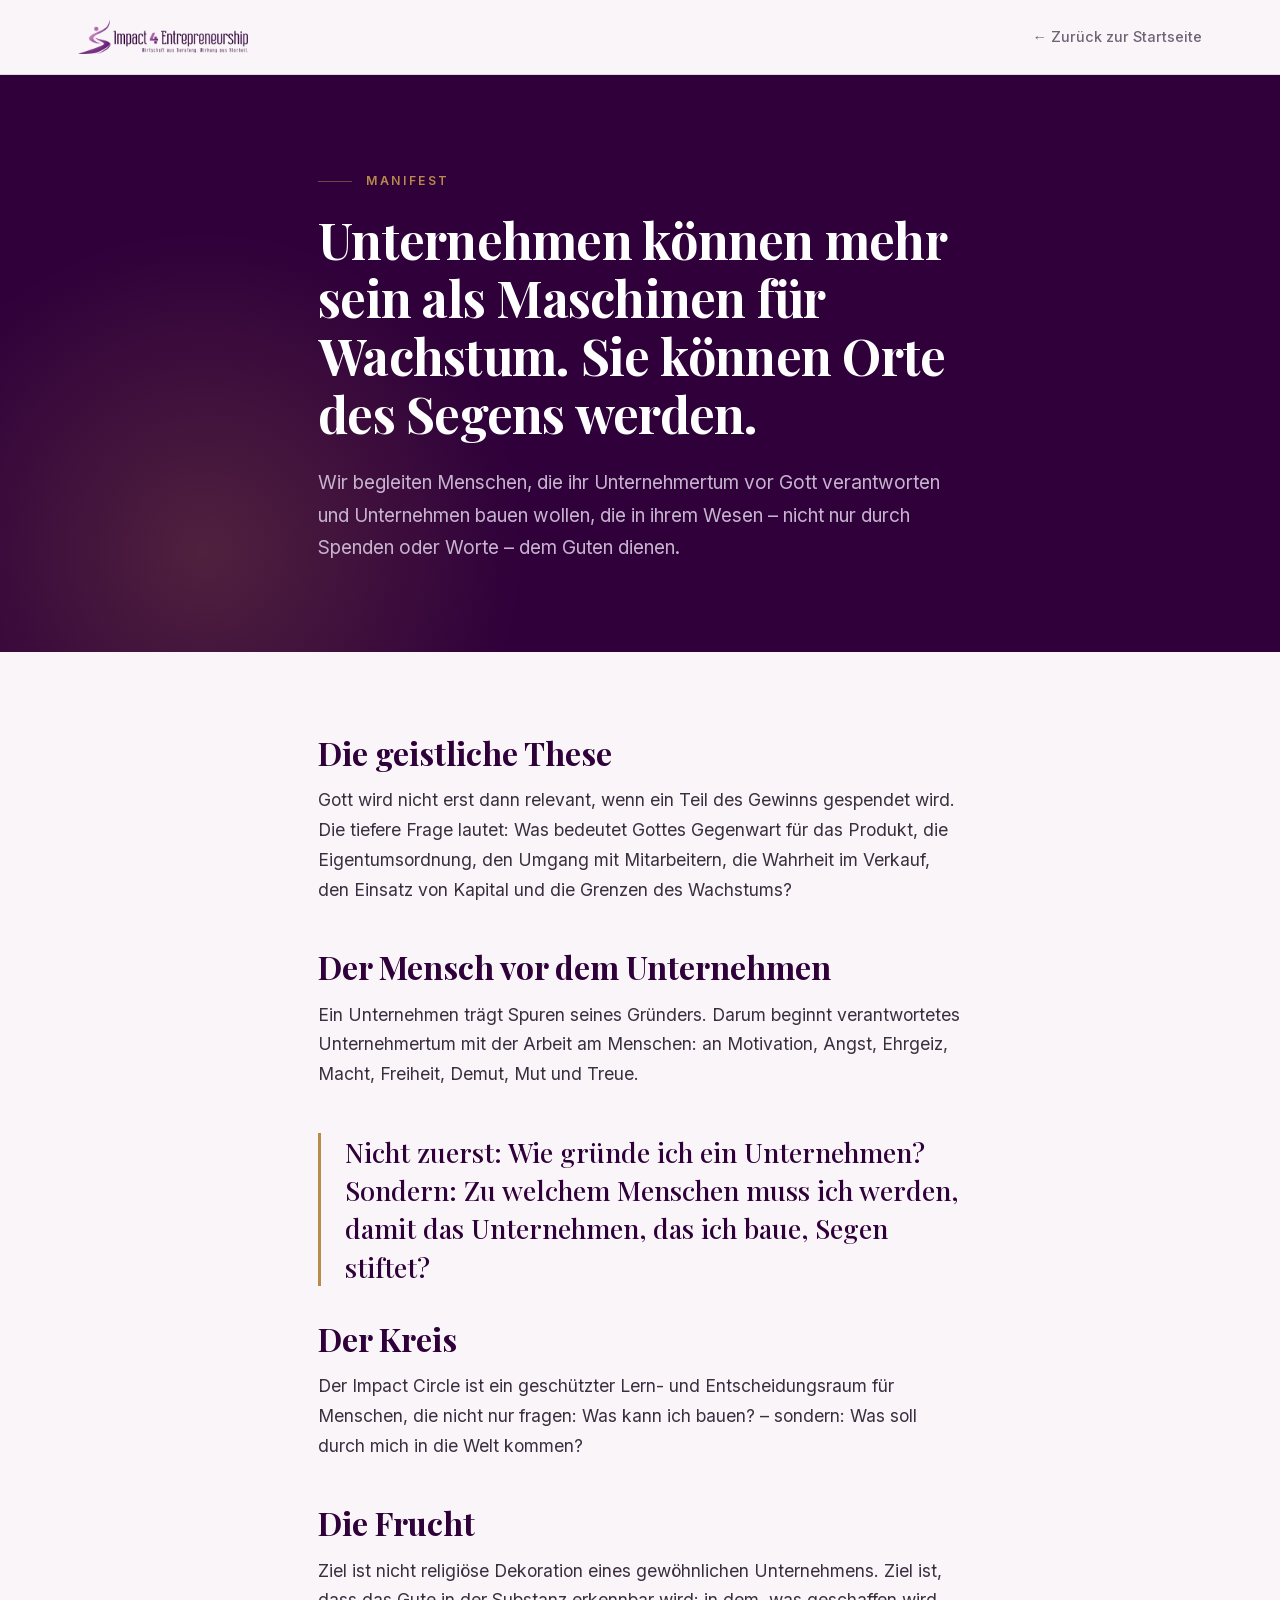
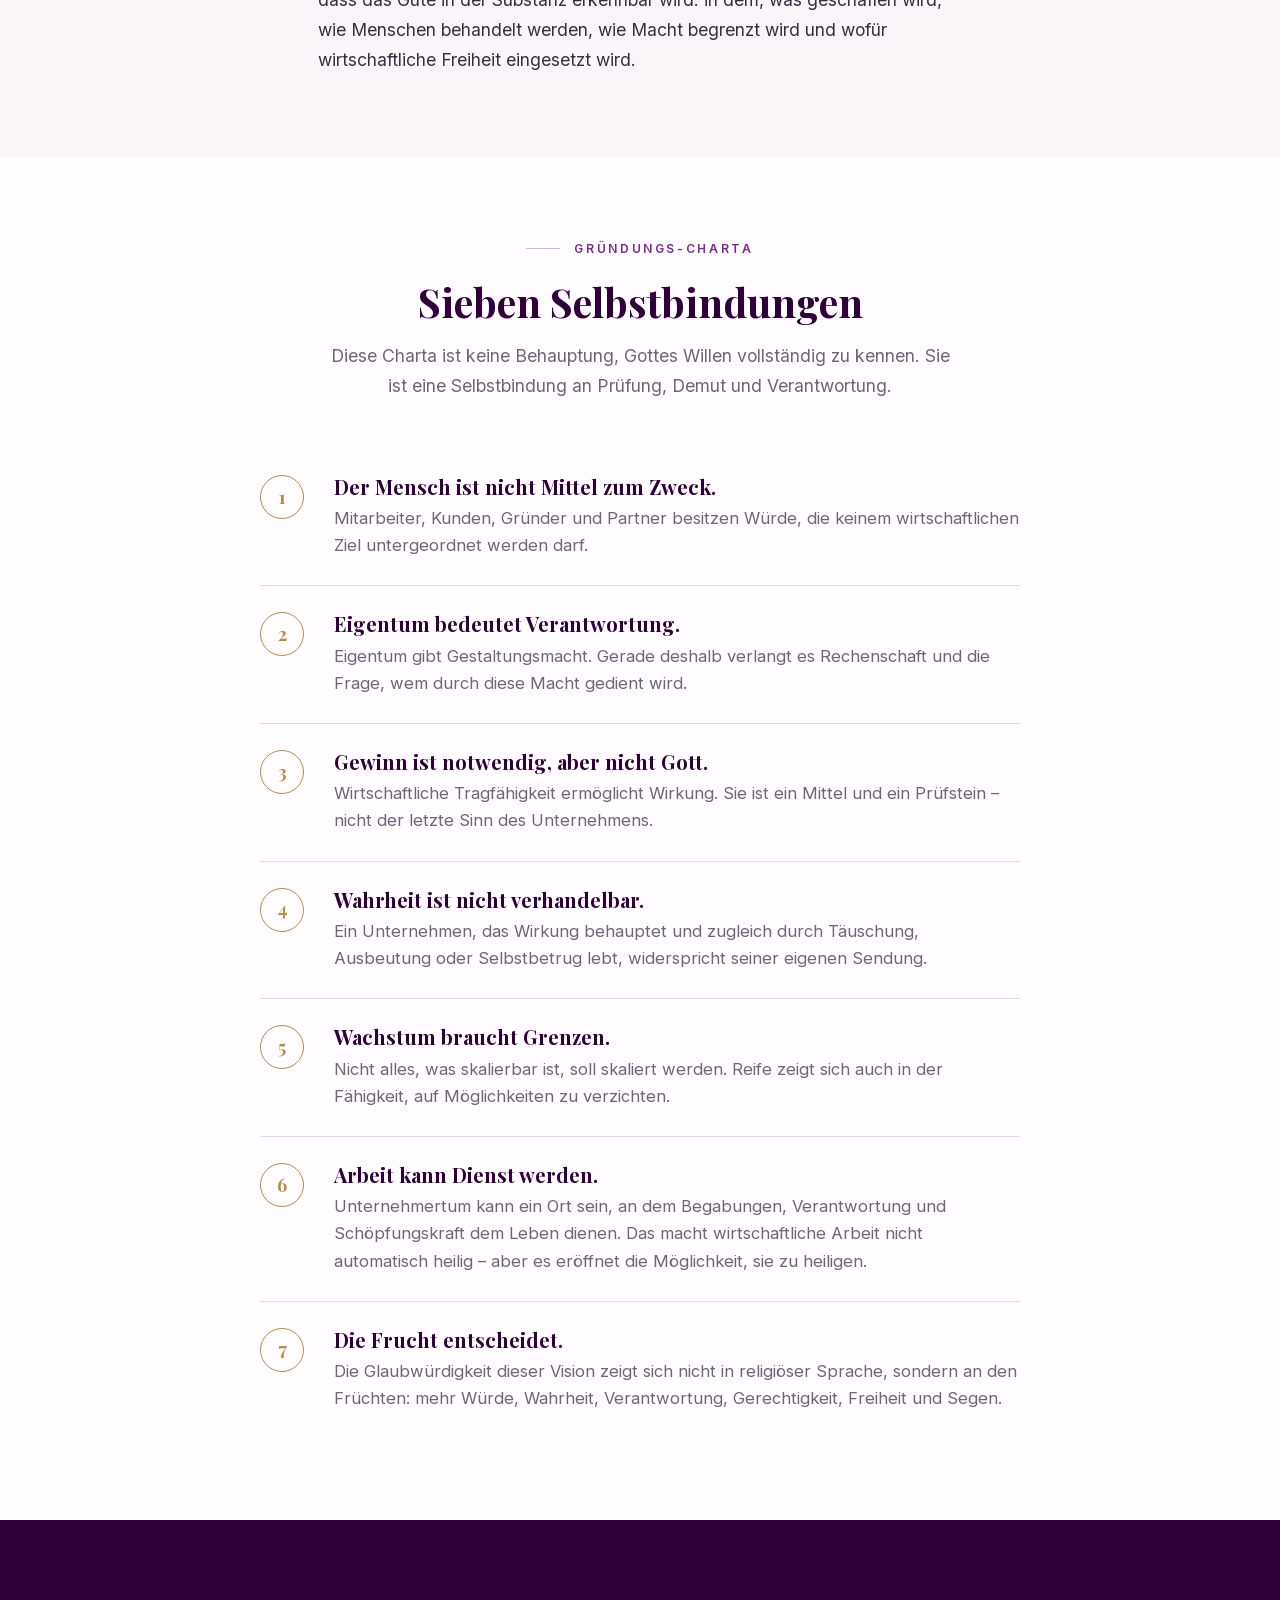
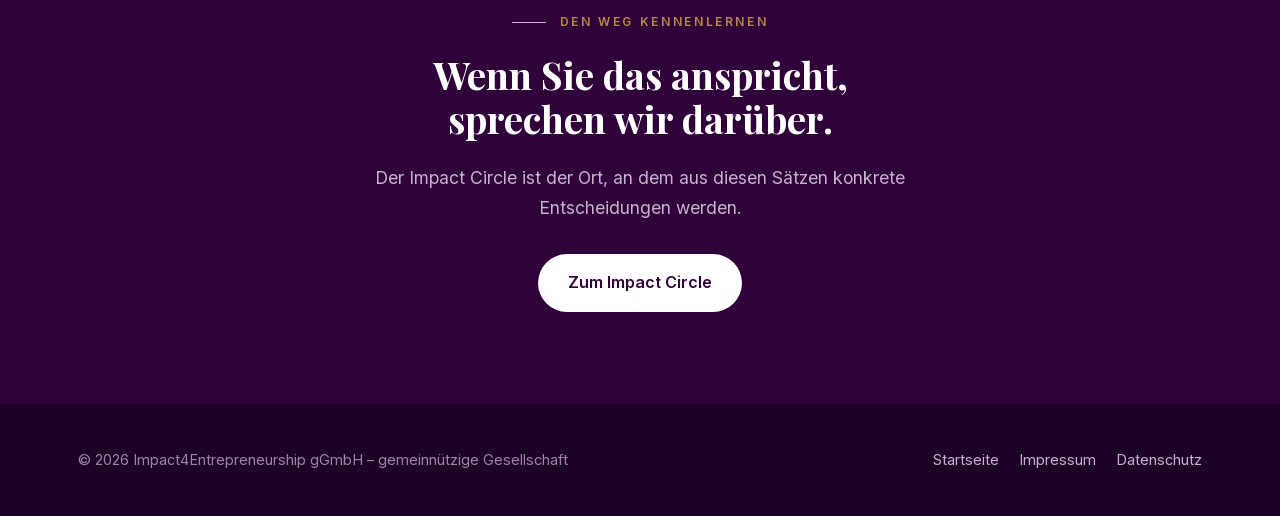
<file: manifest.html>
<!DOCTYPE html>
<html lang="de">
<head>
<meta charset="UTF-8">
<meta name="viewport" content="width=device-width, initial-scale=1">
<title>Vor Gott verantwortet – Manifest und Gründungs-Charta | Impact4Entrepreneurship</title>
<meta name="description" content="Die geistliche Quelle unserer Arbeit und die sieben Selbstbindungen, an denen wir uns messen lassen.">
<link rel="icon" href="images/i4e-logo.png">
<link rel="stylesheet" href="fonts/fonts.css">
<style>
:root{
  --tief:#2f003a;
  --lila:#7a2a90;
  --flieder:#cdb6d6;
  --flieder-hell:#ecdff0;
  --grund:#faf5f8;
  --weiss:#fffdff;
  --text:#3a2f40;
  --sanft:#6f6577;
  --messing:#b98b4a;
  --serif:'Playfair Display',Georgia,serif;
  --sans:'Inter',-apple-system,BlinkMacSystemFont,'Segoe UI',sans-serif;
}
*{box-sizing:border-box;margin:0;padding:0;}
html{scroll-behavior:smooth;}
body{font-family:var(--sans);color:var(--text);background:var(--grund);
  line-height:1.7;-webkit-font-smoothing:antialiased;}
img{max-width:100%;display:block;}
a{color:inherit;}
:focus-visible{outline:3px solid var(--lila);outline-offset:3px;border-radius:4px;}

.bahn{max-width:1180px;margin:0 auto;padding:0 28px;}
.spalte{max-width:700px;margin:0 auto;padding:0 28px;}

h1,h2,h3{font-family:var(--serif);font-weight:700;line-height:1.16;color:var(--tief);}
p{font-size:17.5px;}
.auge{font-size:12px;font-weight:600;letter-spacing:.22em;text-transform:uppercase;
  color:var(--lila);display:flex;align-items:center;gap:14px;margin-bottom:20px;}
.auge::before{content:"";width:34px;height:1px;background:var(--flieder);flex:0 0 auto;}

header{position:sticky;top:0;z-index:60;background:rgba(250,245,248,.92);
  backdrop-filter:blur(14px);border-bottom:1px solid rgba(205,182,214,.5);}
.kopf{display:flex;align-items:center;gap:26px;height:74px;}
.kopf img{height:34px;width:auto;}
.zurueck{margin-left:auto;font-size:14.5px;font-weight:500;color:var(--sanft);text-decoration:none;}
.zurueck:hover{color:var(--lila);}

/* Hero */
.hero{background:var(--tief);color:#efe6f3;padding:96px 0 88px;position:relative;overflow:hidden;}
.hero::after{content:"";position:absolute;left:-10%;bottom:-40%;width:52%;aspect-ratio:1;border-radius:50%;
  background:radial-gradient(circle,rgba(185,139,74,.24),transparent 68%);pointer-events:none;}
.hero .spalte{position:relative;z-index:2;}
.hero .auge{color:var(--messing);}
.hero .auge::before{background:rgba(185,139,74,.5);}
.hero h1{font-size:clamp(32px,4.6vw,50px);color:#fff;letter-spacing:-.015em;}
.hero p{color:#c6b3ce;margin-top:24px;font-size:19px;}

section{padding:82px 0;}
section.hell{background:var(--weiss);}
.abschnitt{margin-bottom:44px;}
.abschnitt:last-child{margin-bottom:0;}
.abschnitt h2{font-size:clamp(24px,3vw,32px);margin-bottom:14px;}
.abschnitt p{color:var(--text);}
.abschnitt p+p{margin-top:14px;}

.merksatz{font-family:var(--serif);font-size:clamp(21px,2.8vw,27px);line-height:1.42;color:var(--tief);
  border-left:3px solid var(--messing);padding-left:24px;margin:34px 0;}

/* Charta */
.charta-kopf{text-align:center;max-width:620px;margin:0 auto 48px;}
.charta-kopf h2{font-size:clamp(28px,3.6vw,40px);margin-bottom:16px;}
.charta-kopf p{color:var(--sanft);}
.charta{max-width:760px;margin:0 auto;counter-reset:c;}
.satz{position:relative;padding:26px 0 26px 74px;border-bottom:1px solid rgba(205,182,214,.55);}
.satz:last-child{border-bottom:0;}
.satz::before{counter-increment:c;content:counter(c);position:absolute;left:0;top:26px;
  width:42px;height:42px;border-radius:50%;border:1px solid var(--messing);color:var(--messing);
  font-family:var(--serif);font-size:18px;font-weight:700;
  display:flex;align-items:center;justify-content:center;}
.satz h3{font-size:20px;margin-bottom:7px;}
.satz p{font-size:16.5px;color:var(--sanft);line-height:1.65;}

/* Schluss */
.schluss{background:var(--tief);color:#efe6f3;text-align:center;padding:92px 0;}
.schluss h2{color:#fff;font-size:clamp(26px,3.4vw,38px);max-width:22ch;margin:0 auto;}
.schluss p{color:#c6b3ce;max-width:56ch;margin:22px auto 0;}
.knopf{display:inline-block;background:#fff;color:var(--tief);text-decoration:none;
  font-size:16px;font-weight:600;padding:15px 30px;border-radius:100px;margin-top:32px;
  transition:background .2s,transform .2s;}
.knopf:hover{background:var(--flieder-hell);transform:translateY(-1px);}

footer{background:#1f0027;color:#9b87a4;padding:44px 0;font-size:14.5px;}
.fussleiste{display:flex;flex-wrap:wrap;gap:18px;align-items:center;justify-content:space-between;}
.fussleiste a{color:#c6b3ce;text-decoration:none;}
.fussleiste a:hover{color:#fff;}
.fuss-links{display:flex;flex-wrap:wrap;gap:20px;}

@media(max-width:640px){
  section{padding:60px 0;}
  .hero{padding:66px 0 60px;}
  .satz{padding-left:60px;}
  .satz::before{width:36px;height:36px;font-size:16px;}
}
@media(prefers-reduced-motion:reduce){
  html{scroll-behavior:auto;}
  .knopf:hover{transform:none;}
}
</style>
</head>
<body>

<header>
  <div class="bahn kopf">
    <a href="index.html" aria-label="Impact4Entrepreneurship – Startseite"><img src="images/i4e-logo.png" alt="Impact4Entrepreneurship"></a>
    <a class="zurueck" href="index.html">← Zurück zur Startseite</a>
  </div>
</header>

<main>

<section class="hero">
  <div class="spalte">
    <div class="auge">Manifest</div>
    <h1>Unternehmen können mehr sein als Maschinen für Wachstum. Sie können Orte des Segens werden.</h1>
    <p>Wir begleiten Menschen, die ihr Unternehmertum vor Gott verantworten und Unternehmen
    bauen wollen, die in ihrem Wesen – nicht nur durch Spenden oder Worte – dem Guten dienen.</p>
  </div>
</section>

<section>
  <div class="spalte">
    <div class="abschnitt">
      <h2>Die geistliche These</h2>
      <p>Gott wird nicht erst dann relevant, wenn ein Teil des Gewinns gespendet wird.
      Die tiefere Frage lautet: Was bedeutet Gottes Gegenwart für das Produkt, die
      Eigentumsordnung, den Umgang mit Mitarbeitern, die Wahrheit im Verkauf, den Einsatz
      von Kapital und die Grenzen des Wachstums?</p>
    </div>

    <div class="abschnitt">
      <h2>Der Mensch vor dem Unternehmen</h2>
      <p>Ein Unternehmen trägt Spuren seines Gründers. Darum beginnt verantwortetes
      Unternehmertum mit der Arbeit am Menschen: an Motivation, Angst, Ehrgeiz, Macht,
      Freiheit, Demut, Mut und Treue.</p>
    </div>

    <p class="merksatz">Nicht zuerst: Wie gründe ich ein Unternehmen? Sondern: Zu welchem
    Menschen muss ich werden, damit das Unternehmen, das ich baue, Segen stiftet?</p>

    <div class="abschnitt">
      <h2>Der Kreis</h2>
      <p>Der Impact Circle ist ein geschützter Lern- und Entscheidungsraum für Menschen, die
      nicht nur fragen: Was kann ich bauen? – sondern: Was soll durch mich in die Welt kommen?</p>
    </div>

    <div class="abschnitt">
      <h2>Die Frucht</h2>
      <p>Ziel ist nicht religiöse Dekoration eines gewöhnlichen Unternehmens. Ziel ist, dass
      das Gute in der Substanz erkennbar wird: in dem, was geschaffen wird, wie Menschen
      behandelt werden, wie Macht begrenzt wird und wofür wirtschaftliche Freiheit
      eingesetzt wird.</p>
    </div>
  </div>
</section>

<section class="hell">
  <div class="bahn">
    <div class="charta-kopf">
      <div class="auge" style="justify-content:center">Gründungs-Charta</div>
      <h2>Sieben Selbstbindungen</h2>
      <p>Diese Charta ist keine Behauptung, Gottes Willen vollständig zu kennen.
      Sie ist eine Selbstbindung an Prüfung, Demut und Verantwortung.</p>
    </div>

    <div class="charta">
      <div class="satz">
        <h3>Der Mensch ist nicht Mittel zum Zweck.</h3>
        <p>Mitarbeiter, Kunden, Gründer und Partner besitzen Würde, die keinem wirtschaftlichen
        Ziel untergeordnet werden darf.</p>
      </div>
      <div class="satz">
        <h3>Eigentum bedeutet Verantwortung.</h3>
        <p>Eigentum gibt Gestaltungsmacht. Gerade deshalb verlangt es Rechenschaft und die
        Frage, wem durch diese Macht gedient wird.</p>
      </div>
      <div class="satz">
        <h3>Gewinn ist notwendig, aber nicht Gott.</h3>
        <p>Wirtschaftliche Tragfähigkeit ermöglicht Wirkung. Sie ist ein Mittel und ein
        Prüfstein – nicht der letzte Sinn des Unternehmens.</p>
      </div>
      <div class="satz">
        <h3>Wahrheit ist nicht verhandelbar.</h3>
        <p>Ein Unternehmen, das Wirkung behauptet und zugleich durch Täuschung, Ausbeutung
        oder Selbstbetrug lebt, widerspricht seiner eigenen Sendung.</p>
      </div>
      <div class="satz">
        <h3>Wachstum braucht Grenzen.</h3>
        <p>Nicht alles, was skalierbar ist, soll skaliert werden. Reife zeigt sich auch in der
        Fähigkeit, auf Möglichkeiten zu verzichten.</p>
      </div>
      <div class="satz">
        <h3>Arbeit kann Dienst werden.</h3>
        <p>Unternehmertum kann ein Ort sein, an dem Begabungen, Verantwortung und
        Schöpfungskraft dem Leben dienen. Das macht wirtschaftliche Arbeit nicht automatisch
        heilig – aber es eröffnet die Möglichkeit, sie zu heiligen.</p>
      </div>
      <div class="satz">
        <h3>Die Frucht entscheidet.</h3>
        <p>Die Glaubwürdigkeit dieser Vision zeigt sich nicht in religiöser Sprache, sondern
        an den Früchten: mehr Würde, Wahrheit, Verantwortung, Gerechtigkeit, Freiheit und Segen.</p>
      </div>
    </div>
  </div>
</section>

<section class="schluss">
  <div class="bahn">
    <div class="auge" style="color:var(--messing);justify-content:center">Den Weg kennenlernen</div>
    <h2>Wenn Sie das anspricht, sprechen wir darüber.</h2>
    <p>Der Impact Circle ist der Ort, an dem aus diesen Sätzen konkrete Entscheidungen werden.</p>
    <a class="knopf" href="index.html#vormerken">Zum Impact Circle</a>
  </div>
</section>

</main>

<footer>
  <div class="bahn fussleiste">
    <div>© 2026 Impact4Entrepreneurship gGmbH – gemeinnützige Gesellschaft</div>
    <div class="fuss-links">
      <a href="index.html">Startseite</a>
      <a href="impressum.html">Impressum</a>
      <a href="datenschutz.html">Datenschutz</a>
    </div>
  </div>
</footer>

</body>
</html>
</file>
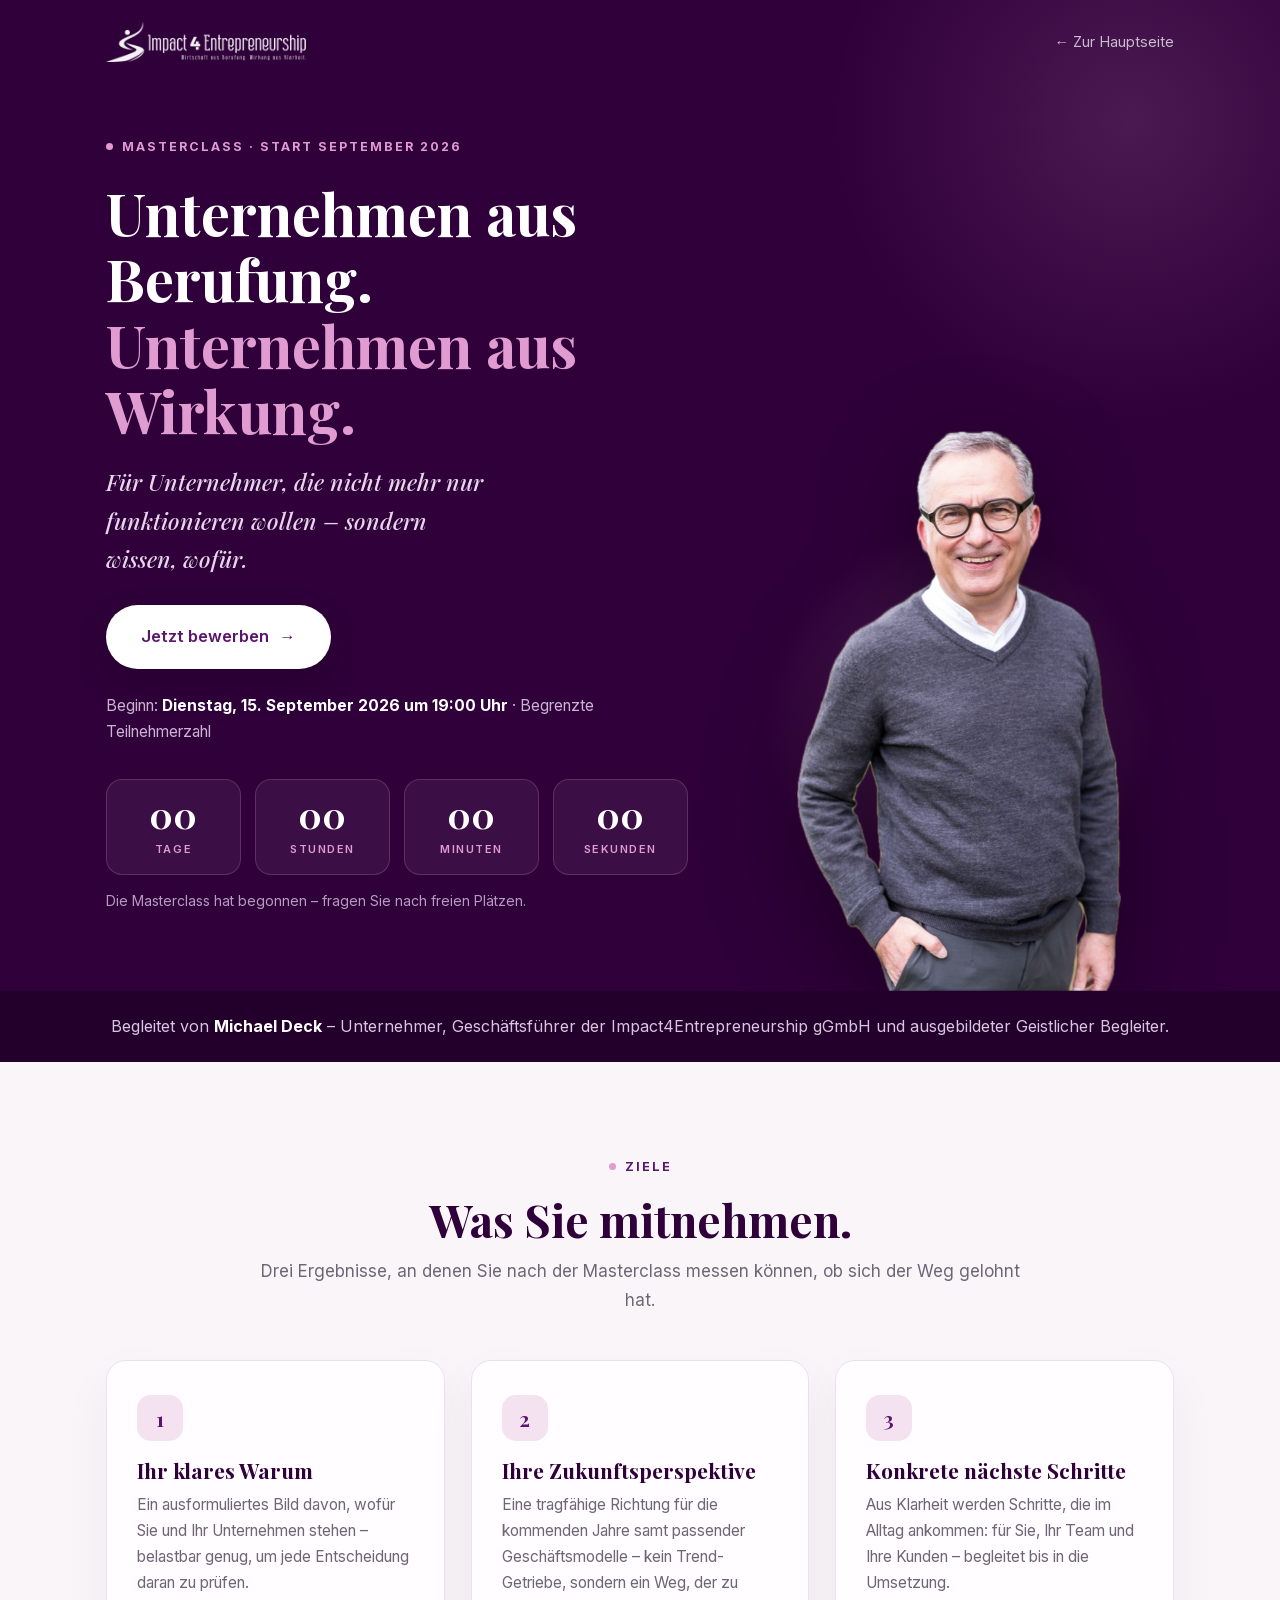
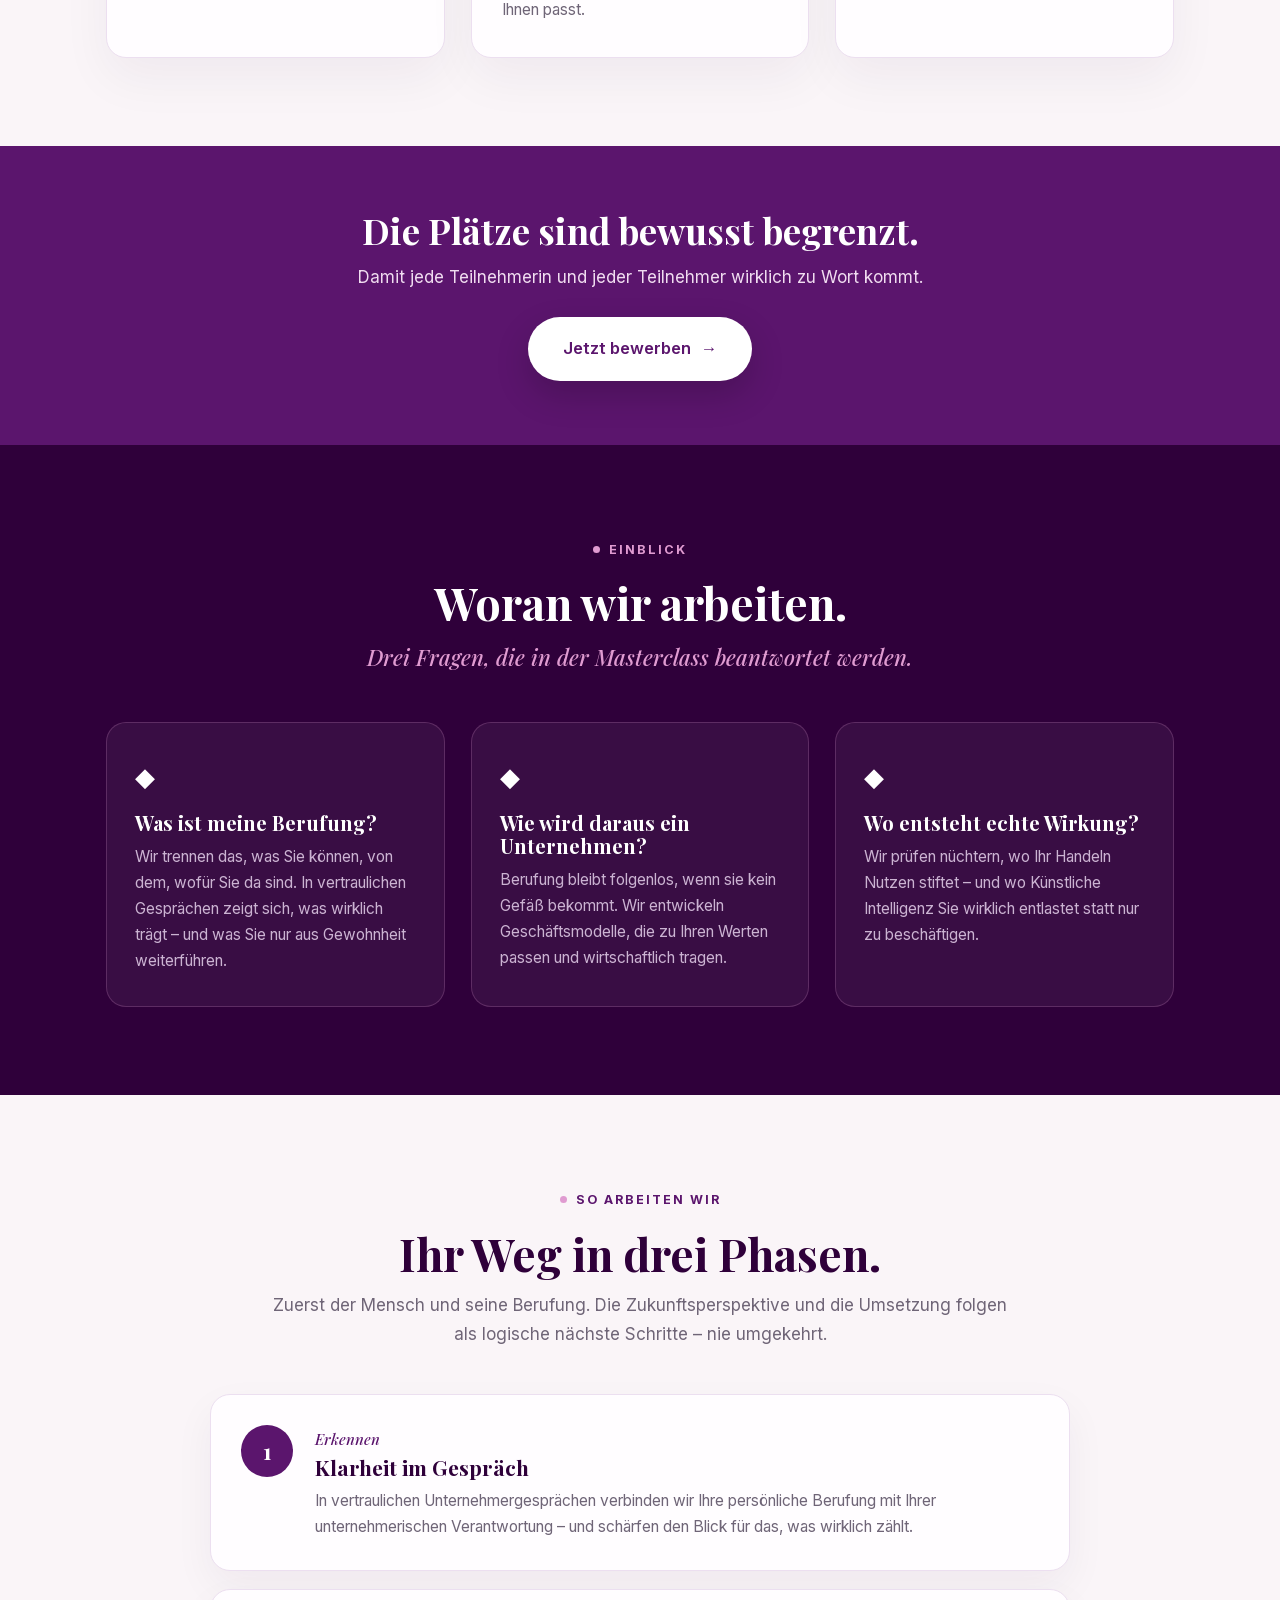
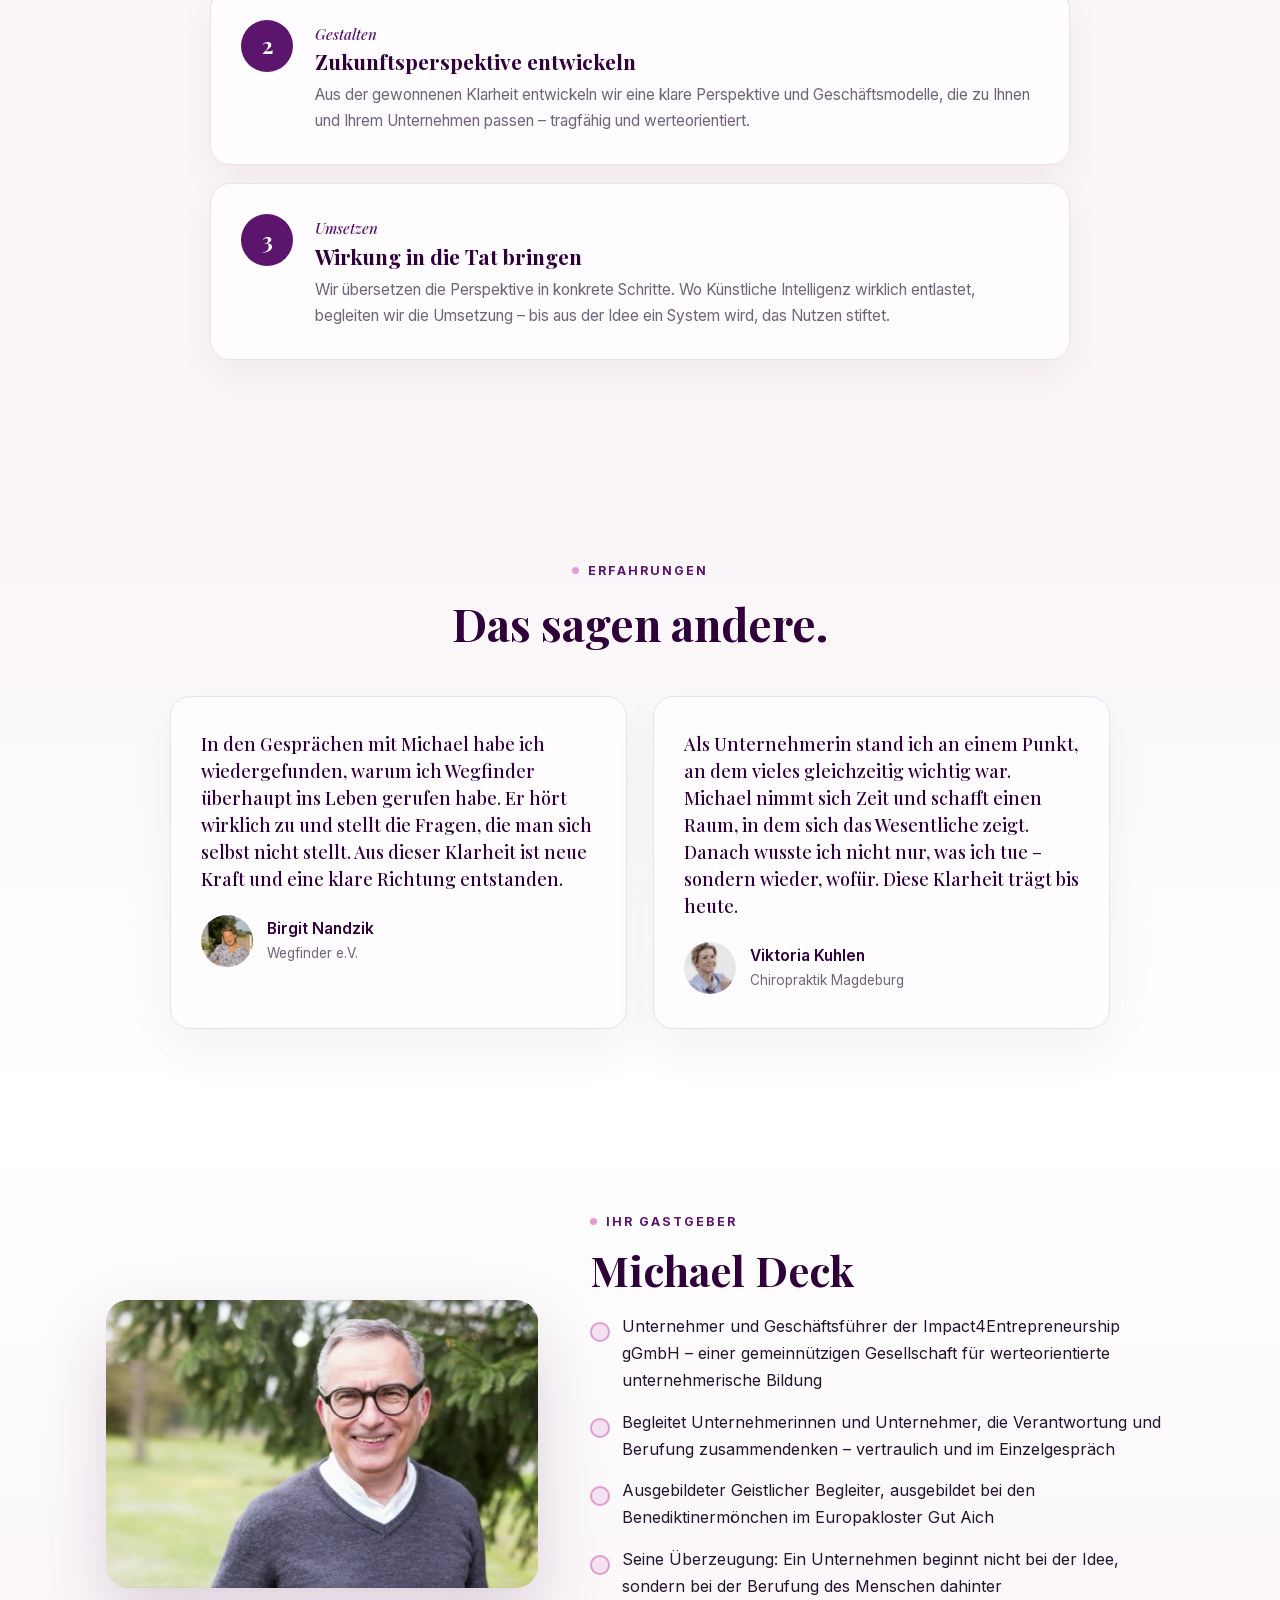
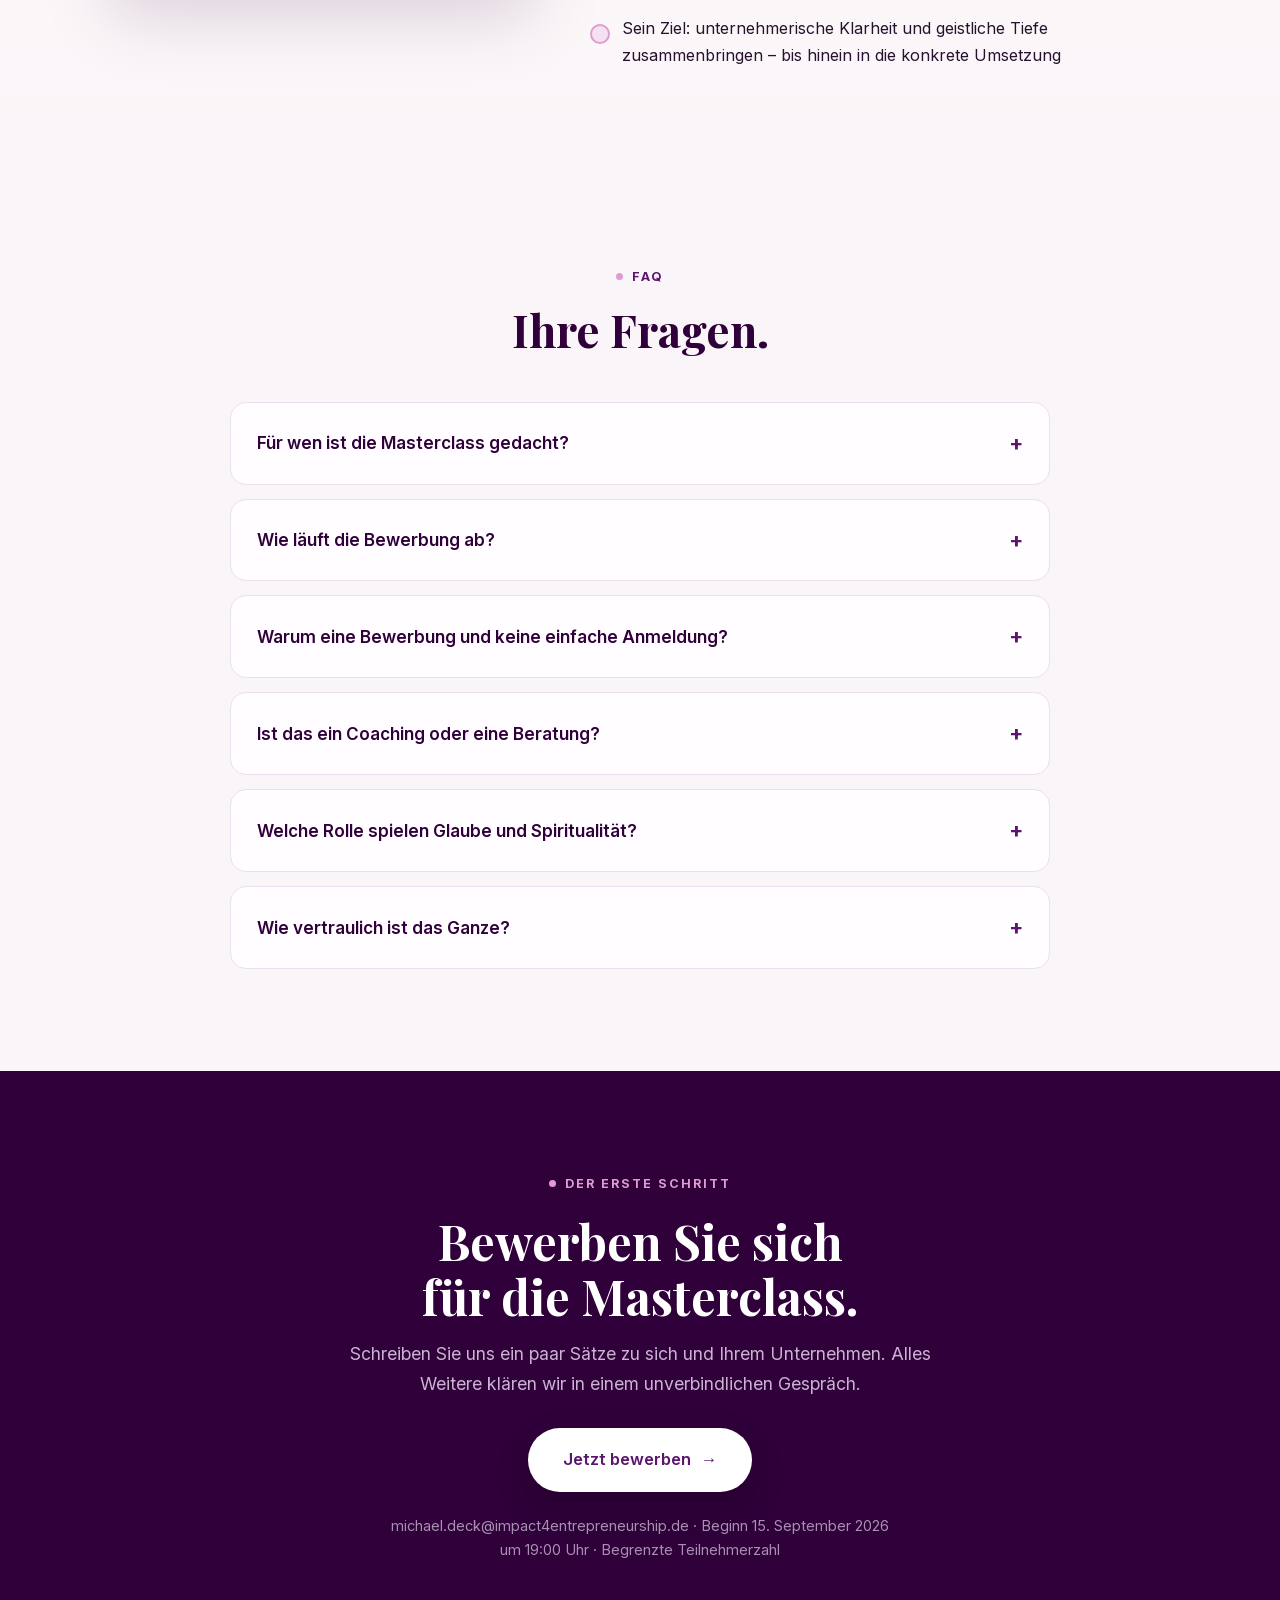
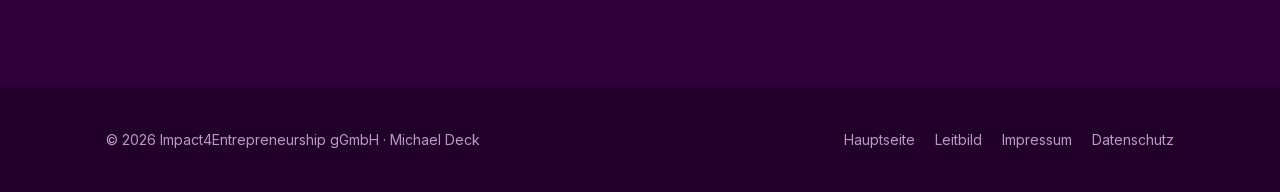
<file: masterclass.html>
<!DOCTYPE html>
<html lang="de">
<head>
<meta charset="UTF-8">
<meta name="viewport" content="width=device-width, initial-scale=1.0">
<title>Masterclass „Unternehmen aus Berufung. Unternehmen aus Wirkung." | Impact4Entrepreneurship</title>
<meta name="description" content="Die Masterclass für Unternehmerinnen und Unternehmer, die ihre Berufung mit ihrer unternehmerischen Verantwortung verbinden wollen. Start im September 2026. Begrenzte Plätze – jetzt bewerben.">
<link rel="stylesheet" href="fonts/fonts.css">
<link rel="icon" href="data:image/svg+xml,<svg xmlns='http://www.w3.org/2000/svg' viewBox='0 0 64 64'><rect width='64' height='64' rx='12' fill='%232f003a'/><text x='32' y='46' text-anchor='middle' font-family='Georgia,serif' font-size='34' fill='%23e09bd1'>i4e</text></svg>">
<style>
  :root{
    --pflaume:#2f003a;--pflaume-2:#22002b;--violett:#5b156d;--violett-2:#7a2a90;
    --rosa:#e09bd1;--rosa-soft:#f5e2f0;
    --creme:#faf5f8;--card:#fffdff;--ink:#26122e;--grau:#6f6577;--line:#ecdff0;
    --line-dark:rgba(224,155,209,.22);
  }
  *{margin:0;padding:0;box-sizing:border-box}
  html{scroll-behavior:smooth}
  body{font-family:'Inter',-apple-system,BlinkMacSystemFont,'Segoe UI',sans-serif;color:var(--ink);background:var(--creme);line-height:1.68;-webkit-font-smoothing:antialiased;font-size:17px}
  h1,h2,h3{font-family:'Playfair Display',Georgia,serif;font-weight:700;line-height:1.14}
  a{color:inherit;text-decoration:none}
  img{max-width:100%;display:block}
  ::selection{background:var(--rosa);color:var(--pflaume)}
  .wrap{max-width:1120px;margin:0 auto;padding:0 26px}

  .btn{display:inline-flex;align-items:center;gap:10px;padding:17px 34px;border-radius:100px;font-weight:600;
    font-size:16.5px;border:1.5px solid transparent;transition:.2s;cursor:pointer;text-align:center;justify-content:center}
  .btn-primary{background:var(--violett);color:#fff;box-shadow:0 14px 34px rgba(91,21,109,.3)}
  .btn-primary:hover{background:var(--violett-2);transform:translateY(-2px)}
  .btn-light{background:#fff;color:var(--violett);box-shadow:0 14px 34px rgba(0,0,0,.18)}
  .btn-light:hover{transform:translateY(-2px)}
  .btn .ar{transition:.2s}.btn:hover .ar{transform:translateX(4px)}
  a:focus-visible,.btn:focus-visible{outline:2px solid var(--rosa);outline-offset:3px}

  .eyebrow{display:inline-flex;align-items:center;gap:9px;font-size:12.5px;font-weight:700;
    letter-spacing:.16em;text-transform:uppercase;color:var(--violett)}
  .eyebrow::before{content:"";width:7px;height:7px;border-radius:50%;background:var(--rosa);flex:none}

  /* Kopfzeile */
  header{position:absolute;top:0;left:0;right:0;z-index:20;padding:22px 0}
  .nav{display:flex;justify-content:space-between;align-items:center;gap:20px}
  .nav .logo img{height:40px;filter:brightness(0) invert(1);opacity:.95}
  .nav a.zurueck{font-size:14.5px;color:rgba(255,255,255,.72)}
  .nav a.zurueck:hover{color:#fff}

  /* HERO */
  .hero{background:var(--pflaume);color:#fff;padding:130px 0 78px;position:relative;overflow:hidden}
  .hero::before{content:"";position:absolute;width:620px;height:620px;border-radius:50%;
    background:radial-gradient(circle,rgba(224,155,209,.16),transparent 68%);top:-190px;right:-160px}
  .hero .wrap{position:relative;z-index:2}
  .hero-grid{display:grid;grid-template-columns:1.15fr .85fr;gap:56px;align-items:end}
  .hero .eyebrow{color:var(--rosa)}
  .hero h1{font-size:clamp(36px,5.2vw,58px);margin:20px 0 20px;color:#fff}
  .hero h1 .zwei{display:block;color:var(--rosa)}
  .hero .sub{font-family:'Playfair Display',serif;font-style:italic;font-weight:500;
    font-size:clamp(18px,2.3vw,23px);color:#e7d5ea;max-width:30ch;margin-bottom:26px}
  .hero-cta{display:flex;flex-wrap:wrap;gap:16px;align-items:center}
  .hero .termin{margin-top:24px;font-size:15.5px;color:#cbb3d2}
  .hero .termin strong{color:#fff}
  .hero-bild{position:relative;display:flex;justify-content:center;align-items:flex-end}
  .hero-bild::before{content:"";position:absolute;bottom:-10px;left:50%;transform:translateX(-50%);
    width:400px;height:400px;border-radius:50%;
    background:radial-gradient(circle,rgba(224,155,209,.26),rgba(224,155,209,0) 70%)}
  .hero-bild img{position:relative;z-index:2;max-height:560px;width:auto;margin-bottom:-78px;
    filter:drop-shadow(0 26px 50px rgba(0,0,0,.45))}

  /* Countdown */
  .countdown{display:flex;gap:14px;margin-top:34px;flex-wrap:wrap}
  .cd-box{background:rgba(255,255,255,.06);border:1px solid var(--line-dark);border-radius:16px;
    padding:16px 10px;min-width:88px;text-align:center;flex:1}
  .cd-box .zahl{font-family:'Playfair Display',serif;font-weight:700;font-size:36px;color:#fff;line-height:1;
    font-variant-numeric:tabular-nums}
  .cd-box .txt{font-size:11px;letter-spacing:.14em;text-transform:uppercase;color:var(--rosa);margin-top:8px;font-weight:600}
  .cd-hinweis{margin-top:14px;font-size:14px;color:#b79cc0}

  /* Vertrauensband */
  .trust{background:var(--pflaume-2);color:#d9c6de;padding:22px 0;text-align:center;font-size:16px}
  .trust strong{color:#fff}

  /* Sektionen */
  section{padding:88px 0}
  .sec-head{text-align:center;max-width:760px;margin:0 auto 46px}
  .sec-head h2{font-size:clamp(29px,4.2vw,45px);color:var(--pflaume);margin:16px 0 10px}
  .sec-head .sub{font-family:'Playfair Display',serif;font-style:italic;font-weight:500;
    font-size:clamp(18px,2.3vw,22px);color:var(--violett)}
  .sec-head p.text{color:var(--grau);font-size:17px;margin-top:12px}

  .g3{display:grid;grid-template-columns:repeat(3,1fr);gap:26px}
  .g2{display:grid;grid-template-columns:1fr 1fr;gap:26px}

  .z-card{background:var(--card);border:1px solid var(--line);border-radius:20px;padding:34px 30px;
    box-shadow:0 20px 50px rgba(47,0,58,.05);transition:.22s}
  .z-card:hover{transform:translateY(-5px);box-shadow:0 30px 66px rgba(47,0,58,.12);border-color:var(--rosa)}
  .z-card .nr{width:46px;height:46px;border-radius:14px;background:var(--rosa-soft);color:var(--violett);
    font-family:'Playfair Display',serif;font-weight:700;font-size:20px;display:flex;align-items:center;
    justify-content:center;margin-bottom:18px}
  .z-card h3{font-size:21px;color:var(--pflaume);margin-bottom:9px}
  .z-card p{color:var(--grau);font-size:15.5px}

  /* CTA-Band */
  .cta-band{background:var(--violett);color:#fff;padding:64px 0;text-align:center}
  .cta-band h2{font-size:clamp(25px,3.4vw,36px);color:#fff;margin-bottom:12px}
  .cta-band p{color:#f0dcf0;margin-bottom:26px;font-size:17px}

  /* Einblick (dunkel) */
  .einblick{background:var(--pflaume);color:#fff}
  .einblick .sec-head h2{color:#fff}
  .einblick .sec-head .sub{color:var(--rosa)}
  .einblick .eyebrow{color:var(--rosa)}
  .e-card{background:rgba(255,255,255,.05);border:1px solid var(--line-dark);border-radius:20px;padding:32px 28px;transition:.22s}
  .e-card:hover{background:rgba(255,255,255,.09);transform:translateY(-4px)}
  .e-card .ic{font-size:26px;margin-bottom:14px;display:block}
  .e-card h3{font-size:20px;color:#fff;margin-bottom:9px}
  .e-card p{color:#cbb3d2;font-size:15.5px}

  /* Ablauf */
  .stp{display:flex;gap:22px;align-items:flex-start;background:var(--card);border:1px solid var(--line);
    border-radius:20px;padding:30px 30px;box-shadow:0 16px 40px rgba(47,0,58,.05);margin-bottom:18px}
  .stp .num{flex:none;width:52px;height:52px;border-radius:50%;background:var(--violett);color:#fff;
    font-family:'Playfair Display',serif;font-weight:700;font-size:22px;display:flex;align-items:center;justify-content:center}
  .stp .verb{font-family:'Playfair Display',serif;font-style:italic;font-size:15px;color:var(--violett)}
  .stp h3{font-size:21px;color:var(--pflaume);margin:2px 0 8px}
  .stp p{color:var(--grau);font-size:15.5px}

  /* Stimmen */
  .voice{background:var(--card);border:1px solid var(--line);border-radius:20px;padding:34px 30px;
    box-shadow:0 20px 50px rgba(47,0,58,.05)}
  .voice .quote{font-family:'Playfair Display',serif;font-size:18px;line-height:1.5;color:var(--pflaume);margin-bottom:22px}
  .voice .who{display:flex;align-items:center;gap:14px}
  .voice .who img{width:52px;height:52px;border-radius:50%;object-fit:cover;flex:none}
  .voice .n{font-weight:600;font-size:15.5px;color:var(--pflaume)}
  .voice .r{font-size:13.5px;color:var(--grau)}

  /* Gastgeber */
  .gast{background:linear-gradient(180deg,#fff,var(--creme))}
  .gast-grid{display:grid;grid-template-columns:.85fr 1.15fr;gap:52px;align-items:center}
  .gast-bild img{border-radius:22px;box-shadow:0 28px 70px rgba(47,0,58,.16)}
  .gast h2{font-size:clamp(28px,3.8vw,42px);color:var(--pflaume);margin:14px 0 18px}
  .gast ul{list-style:none;margin-top:8px}
  .gast li{position:relative;padding-left:32px;margin-bottom:15px;color:var(--ink);font-size:16px}
  .gast li::before{content:"";position:absolute;left:0;top:9px;width:16px;height:16px;border-radius:50%;
    background:var(--rosa-soft);border:2px solid var(--rosa)}

  /* FAQ */
  .faq-list{max-width:820px;margin:0 auto}
  .faq-item{background:var(--card);border:1px solid var(--line);border-radius:16px;margin-bottom:14px;overflow:hidden}
  .faq-item summary{cursor:pointer;list-style:none;padding:22px 26px;font-weight:600;font-size:17px;
    color:var(--pflaume);display:flex;justify-content:space-between;gap:18px;align-items:center}
  .faq-item summary::-webkit-details-marker{display:none}
  .faq-item .pl{color:var(--violett);font-size:22px;flex:none;transition:.2s}
  .faq-item[open] .pl{transform:rotate(45deg)}
  .faq-item .a{padding:0 26px 22px;color:var(--grau);font-size:16px}
  .faq-item .a p{margin-bottom:10px}
  .faq-item .a ul{margin:8px 0 0 20px}
  .faq-item .a li{margin-bottom:6px}

  /* Abschluss */
  .final{background:var(--pflaume);color:#fff;text-align:center;padding:96px 0}
  .final h2{font-size:clamp(30px,4.4vw,48px);color:#fff;margin:18px 0 16px}
  .final p{color:#cbb3d2;max-width:56ch;margin:0 auto 30px;font-size:17.5px}
  .final .eyebrow{color:var(--rosa)}
  .final .klein{font-size:14.5px;color:#a98fb2;margin-top:22px}

  footer{background:var(--pflaume-2);color:#b79cc0;padding:40px 0;font-size:14px}
  .foot{display:flex;justify-content:space-between;flex-wrap:wrap;gap:16px;align-items:center}
  .foot a:hover{color:#fff}

  .reveal{opacity:0;transform:translateY(20px);transition:opacity .7s ease,transform .7s ease}
  .reveal.in{opacity:1;transform:none}

  @media(max-width:900px){
    .hero-grid,.gast-grid{grid-template-columns:1fr;gap:38px}
    .hero-bild{max-width:420px;margin:0 auto}
    .hero-bild img{max-height:400px;margin-bottom:-78px}
    .g3,.g2{grid-template-columns:1fr}
    .hero{padding-top:110px}
  }
  @media(max-width:560px){
    body{font-size:16px}
    section,.final{padding:60px 0}
    .cd-box{min-width:0;padding:13px 6px}
    .cd-box .zahl{font-size:27px}
    .btn{width:100%}
    .stp{flex-direction:column;gap:14px}
  }
  @media(prefers-reduced-motion:reduce){*{scroll-behavior:auto}.reveal{opacity:1;transform:none;transition:none}
    .btn:hover,.z-card:hover,.e-card:hover{transform:none}}
</style>
</head>
<body>

<header>
  <div class="wrap nav">
    <a href="index.html" class="logo"><img src="images/i4e-logo.png" alt="Impact4Entrepreneurship"></a>
    <a href="index.html" class="zurueck">← Zur Hauptseite</a>
  </div>
</header>

<!-- HERO -->
<section class="hero" id="top">
  <div class="wrap">
    <div class="hero-grid">
      <div>
        <span class="eyebrow">Masterclass · Start September 2026</span>
        <h1>Unternehmen aus Berufung.<span class="zwei">Unternehmen aus Wirkung.</span></h1>
        <p class="sub">Für Unternehmer, die nicht mehr nur funktionieren wollen – sondern wissen, wofür.</p>
        <div class="hero-cta">
          <a href="mailto:michael.deck@impact4entrepreneurship.de?subject=Masterclass%20September%202026%20%E2%80%93%20Bewerbung&amp;body=Guten%20Tag%20Herr%20Deck%2C%0A%0Aich%20m%C3%B6chte%20mich%20f%C3%BCr%20die%20Masterclass%20%E2%80%9EUnternehmen%20aus%20Berufung.%20Unternehmen%20aus%20Wirkung.%E2%80%9C%20bewerben.%0A%0AKurz%20zu%20mir%20und%20meinem%20Unternehmen%3A%0A%0A%0AWas%20mich%20gerade%20besch%C3%A4ftigt%3A%0A%0A" class="btn btn-light">Jetzt bewerben <span class="ar">→</span></a>
        </div>
        <p class="termin">Beginn: <strong>Dienstag, 15. September 2026 um 19:00 Uhr</strong> · Begrenzte Teilnehmerzahl</p>

        <div class="countdown" id="countdown" aria-live="polite" aria-label="Verbleibende Zeit bis zum Start">
          <div class="cd-box"><div class="zahl" id="cd-t">–</div><div class="txt">Tage</div></div>
          <div class="cd-box"><div class="zahl" id="cd-s">–</div><div class="txt">Stunden</div></div>
          <div class="cd-box"><div class="zahl" id="cd-m">–</div><div class="txt">Minuten</div></div>
          <div class="cd-box"><div class="zahl" id="cd-k">–</div><div class="txt">Sekunden</div></div>
        </div>
        <p class="cd-hinweis" id="cd-hinweis">bis zum Start der Masterclass</p>
      </div>
      <div class="hero-bild">
        <img src="images/michael-frei.png" alt="Michael Deck, Gastgeber der Masterclass">
      </div>
    </div>
  </div>
</section>

<div class="trust">
  <div class="wrap">Begleitet von <strong>Michael Deck</strong> – Unternehmer, Geschäftsführer der Impact4Entrepreneurship gGmbH und ausgebildeter Geistlicher Begleiter.</div>
</div>

<!-- ZIELE -->
<section>
  <div class="wrap">
    <div class="sec-head reveal">
      <span class="eyebrow">Ziele</span>
      <h2>Was Sie mitnehmen.</h2>
      <p class="text">Drei Ergebnisse, an denen Sie nach der Masterclass messen können, ob sich der Weg gelohnt hat.</p>
    </div>
    <div class="g3">
      <div class="z-card reveal">
        <div class="nr">1</div>
        <h3>Ihr klares Warum</h3>
        <p>Ein ausformuliertes Bild davon, wofür Sie und Ihr Unternehmen stehen – belastbar genug, um jede Entscheidung daran zu prüfen.</p>
      </div>
      <div class="z-card reveal">
        <div class="nr">2</div>
        <h3>Ihre Zukunftsperspektive</h3>
        <p>Eine tragfähige Richtung für die kommenden Jahre samt passender Geschäftsmodelle – kein Trend-Getriebe, sondern ein Weg, der zu Ihnen passt.</p>
      </div>
      <div class="z-card reveal">
        <div class="nr">3</div>
        <h3>Konkrete nächste Schritte</h3>
        <p>Aus Klarheit werden Schritte, die im Alltag ankommen: für Sie, Ihr Team und Ihre Kunden – begleitet bis in die Umsetzung.</p>
      </div>
    </div>
  </div>
</section>

<!-- CTA-BAND -->
<div class="cta-band">
  <div class="wrap">
    <h2>Die Plätze sind bewusst begrenzt.</h2>
    <p>Damit jede Teilnehmerin und jeder Teilnehmer wirklich zu Wort kommt.</p>
    <a href="mailto:michael.deck@impact4entrepreneurship.de?subject=Masterclass%20September%202026%20%E2%80%93%20Bewerbung&amp;body=Guten%20Tag%20Herr%20Deck%2C%0A%0Aich%20m%C3%B6chte%20mich%20f%C3%BCr%20die%20Masterclass%20%E2%80%9EUnternehmen%20aus%20Berufung.%20Unternehmen%20aus%20Wirkung.%E2%80%9C%20bewerben.%0A%0AKurz%20zu%20mir%20und%20meinem%20Unternehmen%3A%0A%0A%0AWas%20mich%20gerade%20besch%C3%A4ftigt%3A%0A%0A" class="btn btn-light">Jetzt bewerben <span class="ar">→</span></a>
  </div>
</div>

<!-- EINBLICK -->
<section class="einblick">
  <div class="wrap">
    <div class="sec-head reveal">
      <span class="eyebrow">Einblick</span>
      <h2>Woran wir arbeiten.</h2>
      <p class="sub">Drei Fragen, die in der Masterclass beantwortet werden.</p>
    </div>
    <div class="g3">
      <div class="e-card reveal">
        <span class="ic">◆</span>
        <h3>Was ist meine Berufung?</h3>
        <p>Wir trennen das, was Sie können, von dem, wofür Sie da sind. In vertraulichen Gesprächen zeigt sich, was wirklich trägt – und was Sie nur aus Gewohnheit weiterführen.</p>
      </div>
      <div class="e-card reveal">
        <span class="ic">◆</span>
        <h3>Wie wird daraus ein Unternehmen?</h3>
        <p>Berufung bleibt folgenlos, wenn sie kein Gefäß bekommt. Wir entwickeln Geschäftsmodelle, die zu Ihren Werten passen und wirtschaftlich tragen.</p>
      </div>
      <div class="e-card reveal">
        <span class="ic">◆</span>
        <h3>Wo entsteht echte Wirkung?</h3>
        <p>Wir prüfen nüchtern, wo Ihr Handeln Nutzen stiftet – und wo Künstliche Intelligenz Sie wirklich entlastet statt nur zu beschäftigen.</p>
      </div>
    </div>
  </div>
</section>

<!-- ABLAUF -->
<section>
  <div class="wrap">
    <div class="sec-head reveal">
      <span class="eyebrow">So arbeiten wir</span>
      <h2>Ihr Weg in drei Phasen.</h2>
      <p class="text">Zuerst der Mensch und seine Berufung. Die Zukunftsperspektive und die Umsetzung folgen als logische nächste Schritte – nie umgekehrt.</p>
    </div>
    <div style="max-width:860px;margin:0 auto">
      <div class="stp reveal">
        <div class="num">1</div>
        <div>
          <span class="verb">Erkennen</span>
          <h3>Klarheit im Gespräch</h3>
          <p>In vertraulichen Unternehmergesprächen verbinden wir Ihre persönliche Berufung mit Ihrer unternehmerischen Verantwortung – und schärfen den Blick für das, was wirklich zählt.</p>
        </div>
      </div>
      <div class="stp reveal">
        <div class="num">2</div>
        <div>
          <span class="verb">Gestalten</span>
          <h3>Zukunftsperspektive entwickeln</h3>
          <p>Aus der gewonnenen Klarheit entwickeln wir eine klare Perspektive und Geschäftsmodelle, die zu Ihnen und Ihrem Unternehmen passen – tragfähig und werteorientiert.</p>
        </div>
      </div>
      <div class="stp reveal">
        <div class="num">3</div>
        <div>
          <span class="verb">Umsetzen</span>
          <h3>Wirkung in die Tat bringen</h3>
          <p>Wir übersetzen die Perspektive in konkrete Schritte. Wo Künstliche Intelligenz wirklich entlastet, begleiten wir die Umsetzung – bis aus der Idee ein System wird, das Nutzen stiftet.</p>
        </div>
      </div>
    </div>
  </div>
</section>

<!-- STIMMEN -->
<section style="background:linear-gradient(180deg,var(--creme),#fff)">
  <div class="wrap">
    <div class="sec-head reveal">
      <span class="eyebrow">Erfahrungen</span>
      <h2>Das sagen andere.</h2>
    </div>
    <div class="g2" style="max-width:940px;margin:0 auto">
      <div class="voice reveal">
        <p class="quote">In den Gesprächen mit Michael habe ich wiedergefunden, warum ich Wegfinder überhaupt ins Leben gerufen habe. Er hört wirklich zu und stellt die Fragen, die man sich selbst nicht stellt. Aus dieser Klarheit ist neue Kraft und eine klare Richtung entstanden.</p>
        <div class="who">
          <img src="images/testimonial-birgit.jpg" alt="Birgit Nandzik, Wegfinder e.V.">
          <div><div class="n">Birgit Nandzik</div><div class="r">Wegfinder e.V.</div></div>
        </div>
      </div>
      <div class="voice reveal">
        <p class="quote">Als Unternehmerin stand ich an einem Punkt, an dem vieles gleichzeitig wichtig war. Michael nimmt sich Zeit und schafft einen Raum, in dem sich das Wesentliche zeigt. Danach wusste ich nicht nur, was ich tue – sondern wieder, wofür. Diese Klarheit trägt bis heute.</p>
        <div class="who">
          <img src="images/testimonial-viktoria.jpg" alt="Viktoria Kuhlen, Chiropraktik Magdeburg">
          <div><div class="n">Viktoria Kuhlen</div><div class="r">Chiropraktik Magdeburg</div></div>
        </div>
      </div>
    </div>
  </div>
</section>

<!-- GASTGEBER -->
<section class="gast">
  <div class="wrap">
    <div class="gast-grid">
      <div class="gast-bild reveal"><img src="images/michael-headshot.jpg" alt="Michael Deck"></div>
      <div class="reveal">
        <span class="eyebrow">Ihr Gastgeber</span>
        <h2>Michael Deck</h2>
        <ul>
          <li>Unternehmer und Geschäftsführer der Impact4Entrepreneurship gGmbH – einer gemeinnützigen Gesellschaft für werteorientierte unternehmerische Bildung</li>
          <li>Begleitet Unternehmerinnen und Unternehmer, die Verantwortung und Berufung zusammendenken – vertraulich und im Einzelgespräch</li>
          <li>Ausgebildeter Geistlicher Begleiter, ausgebildet bei den Benediktinermönchen im Europakloster Gut Aich</li>
          <li>Seine Überzeugung: Ein Unternehmen beginnt nicht bei der Idee, sondern bei der Berufung des Menschen dahinter</li>
          <li>Sein Ziel: unternehmerische Klarheit und geistliche Tiefe zusammenbringen – bis hinein in die konkrete Umsetzung</li>
        </ul>
      </div>
    </div>
  </div>
</section>

<!-- FAQ -->
<section style="background:var(--creme)">
  <div class="wrap">
    <div class="sec-head reveal">
      <span class="eyebrow">FAQ</span>
      <h2>Ihre Fragen.</h2>
    </div>
    <div class="faq-list">
      <details class="faq-item reveal">
        <summary>Für wen ist die Masterclass gedacht? <span class="pl">+</span></summary>
        <div class="a">
          <p>Für Unternehmerinnen und Unternehmer, die schon viel aufgebaut haben und jetzt Klarheit über das Wesentliche suchen. Konkret für alle, die:</p>
          <ul>
            <li>ihre persönliche Berufung mit ihrer unternehmerischen Verantwortung verbinden wollen</li>
            <li>vor einer Weichenstellung stehen – Nachfolge, Neuausrichtung, neues Geschäftsfeld</li>
            <li>Wachstum nicht mehr als Selbstzweck betrachten</li>
            <li>bereit sind, sich Fragen stellen zu lassen, die man sich selbst nicht stellt</li>
          </ul>
        </div>
      </details>
      <details class="faq-item reveal">
        <summary>Wie läuft die Bewerbung ab? <span class="pl">+</span></summary>
        <div class="a"><p>Sie schreiben eine kurze Nachricht mit ein paar Sätzen zu sich und Ihrem Unternehmen. Danach folgt ein unverbindliches Unternehmergespräch, in dem wir gemeinsam klären, ob die Masterclass für Sie passt. Erst danach entscheiden beide Seiten.</p></div>
      </details>
      <details class="faq-item reveal">
        <summary>Warum eine Bewerbung und keine einfache Anmeldung? <span class="pl">+</span></summary>
        <div class="a"><p>Weil die Gruppe klein bleibt und die Arbeit sehr persönlich ist. Es geht um Vertraulichkeit und darum, dass die Menschen im Raum zueinander passen. Das lässt sich nicht über ein Anmeldeformular lösen.</p></div>
      </details>
      <details class="faq-item reveal">
        <summary>Ist das ein Coaching oder eine Beratung? <span class="pl">+</span></summary>
        <div class="a"><p>Beides in einem – und doch etwas Eigenes. Es beginnt beim Menschen wie ein Mentoring und führt bis zu konkreten unternehmerischen Ergebnissen wie eine Beratung.</p></div>
      </details>
      <details class="faq-item reveal">
        <summary>Welche Rolle spielen Glaube und Spiritualität? <span class="pl">+</span></summary>
        <div class="a">
          <p>Die Arbeit ist geprägt von der christlichen Tradition geistlicher Begleitung, wie Michael Deck sie bei den Benediktinern im Europakloster Gut Aich gelernt hat. Diese Haltung – zuhören, unterscheiden, dem Wesentlichen Raum geben – trägt jedes Gespräch.</p>
          <p>Sie bringen so viel oder so wenig Glaube ein, wie für Sie stimmig ist. Der Raum ist offen, wertschätzend und ohne Druck.</p>
        </div>
      </details>
      <details class="faq-item reveal">
        <summary>Wie vertraulich ist das Ganze? <span class="pl">+</span></summary>
        <div class="a"><p>Vollständig. Alles, was Sie einbringen, bleibt im Raum. Vertrauen ist die Grundlage für die Klarheit, um die es hier geht.</p></div>
      </details>
    </div>
  </div>
</section>

<!-- ABSCHLUSS-CTA -->
<section class="final" id="bewerben">
  <div class="wrap">
    <span class="eyebrow">Der erste Schritt</span>
    <h2>Bewerben Sie sich<br>für die Masterclass.</h2>
    <p>Schreiben Sie uns ein paar Sätze zu sich und Ihrem Unternehmen. Alles Weitere klären wir in einem unverbindlichen Gespräch.</p>
    <a href="mailto:michael.deck@impact4entrepreneurship.de?subject=Masterclass%20September%202026%20%E2%80%93%20Bewerbung&amp;body=Guten%20Tag%20Herr%20Deck%2C%0A%0Aich%20m%C3%B6chte%20mich%20f%C3%BCr%20die%20Masterclass%20%E2%80%9EUnternehmen%20aus%20Berufung.%20Unternehmen%20aus%20Wirkung.%E2%80%9C%20bewerben.%0A%0AKurz%20zu%20mir%20und%20meinem%20Unternehmen%3A%0A%0A%0AWas%20mich%20gerade%20besch%C3%A4ftigt%3A%0A%0A" class="btn btn-light">Jetzt bewerben <span class="ar">→</span></a>
    <p class="klein">michael.deck@impact4entrepreneurship.de · Beginn 15. September 2026 um 19:00 Uhr · Begrenzte Teilnehmerzahl</p>
  </div>
</section>

<footer>
  <div class="wrap foot">
    <span>© 2026 Impact4Entrepreneurship gGmbH · Michael Deck</span>
    <span style="display:flex;gap:20px;flex-wrap:wrap;align-items:center">
      <a href="index.html">Hauptseite</a>
      <a href="index.html#auftrag">Leitbild</a>
      <a href="impressum.html">Impressum</a>
      <a href="datenschutz.html">Datenschutz</a>
    </span>
  </div>
</footer>

<script>
  // Countdown bis zum Start der Masterclass
  (function(){
    var ziel = new Date(2026, 8, 15, 19, 0, 0).getTime(); // 15. September 2026, 19:00 Uhr
    var t=document.getElementById('cd-t'), s=document.getElementById('cd-s'),
        m=document.getElementById('cd-m'), k=document.getElementById('cd-k'),
        hinweis=document.getElementById('cd-hinweis');
    function zwei(n){ return String(n).padStart(2,'0'); }
    function tick(){
      var rest = ziel - Date.now();
      if(rest <= 0){
        t.textContent='00'; s.textContent='00'; m.textContent='00'; k.textContent='00';
        hinweis.textContent='Die Masterclass hat begonnen – fragen Sie nach freien Plätzen.';
        clearInterval(uhr);
        return;
      }
      var sek=Math.floor(rest/1000);
      t.textContent=zwei(Math.floor(sek/86400));
      s.textContent=zwei(Math.floor(sek%86400/3600));
      m.textContent=zwei(Math.floor(sek%3600/60));
      k.textContent=zwei(sek%60);
    }
    tick();
    var uhr=setInterval(tick,1000);
  })();

  // Einblenden beim Scrollen
  if(!window.matchMedia('(prefers-reduced-motion: reduce)').matches){
    var io=new IntersectionObserver(function(es){es.forEach(function(e){if(e.isIntersecting){e.target.classList.add('in');io.unobserve(e.target);}});},{threshold:.14});
    document.querySelectorAll('.reveal').forEach(function(el){io.observe(el);});
  }else{document.querySelectorAll('.reveal').forEach(function(el){el.classList.add('in');});}
</script>
</body>
</html>
</file>
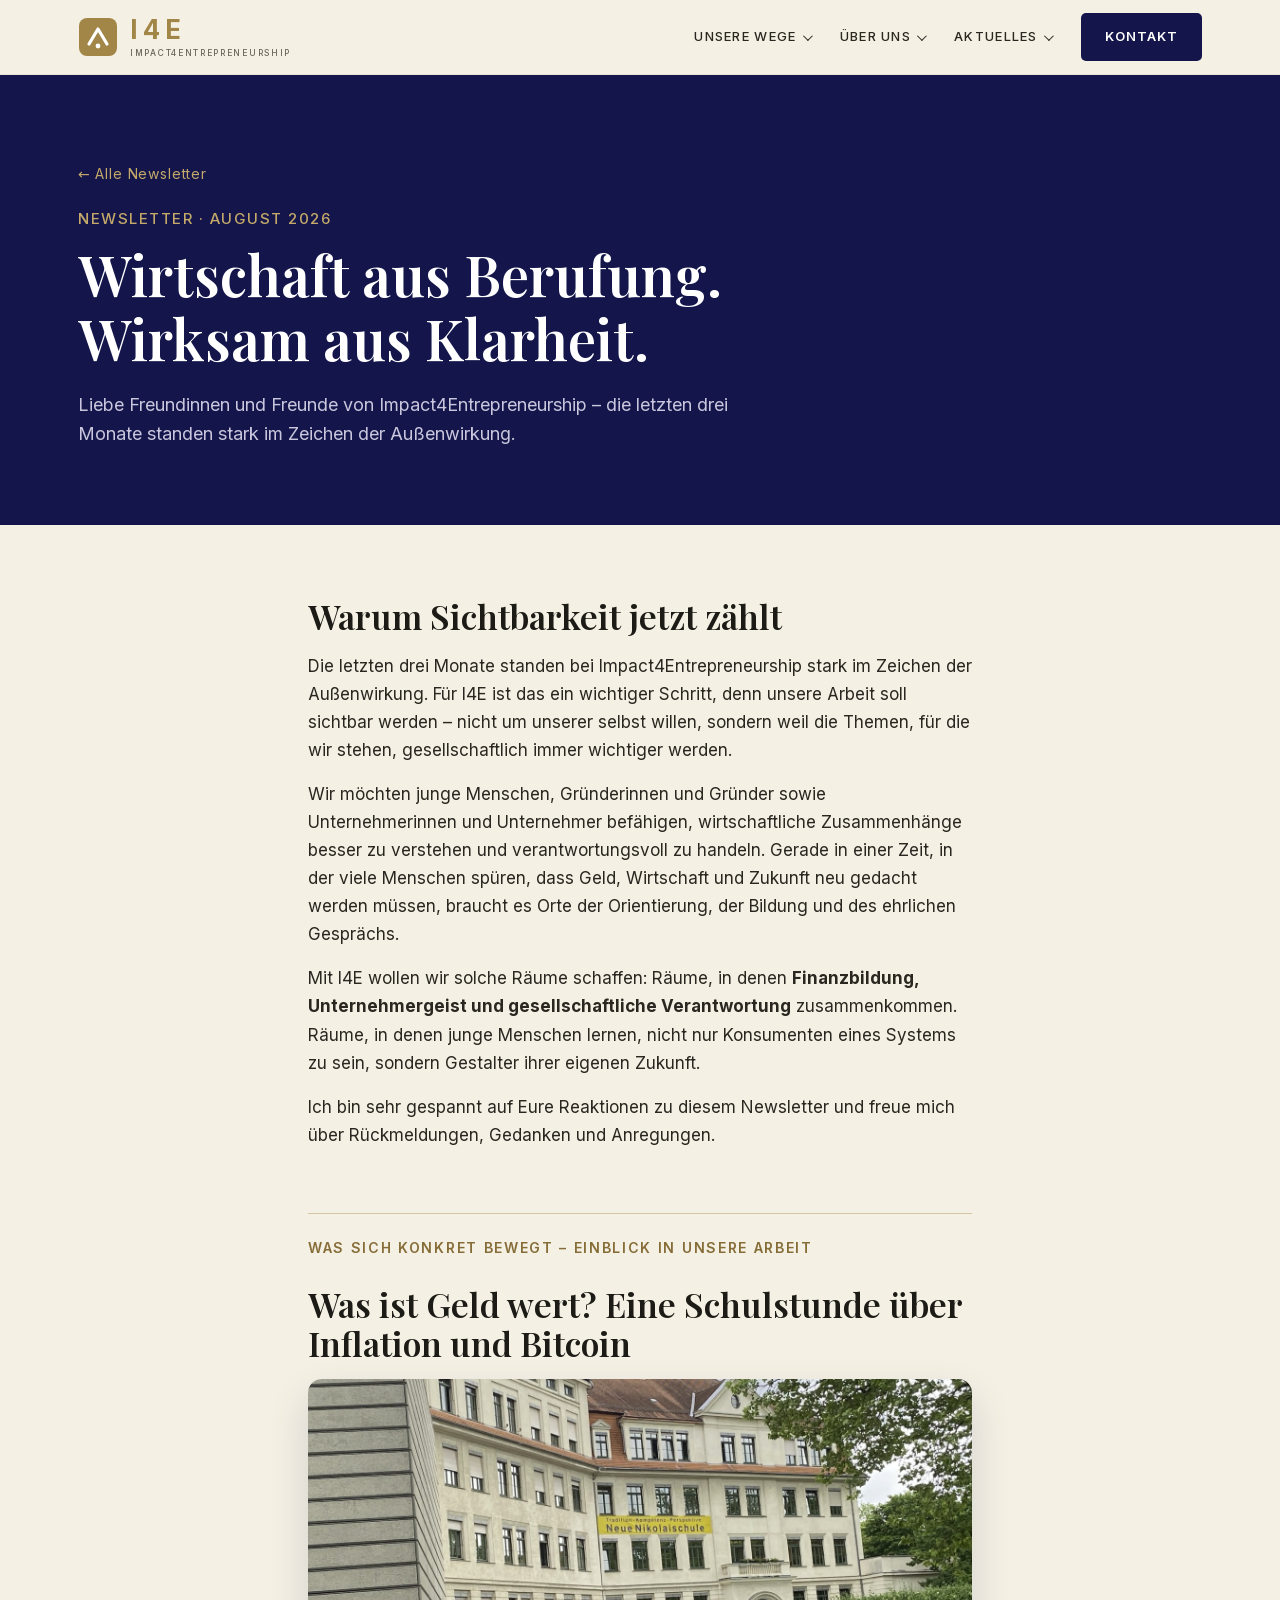
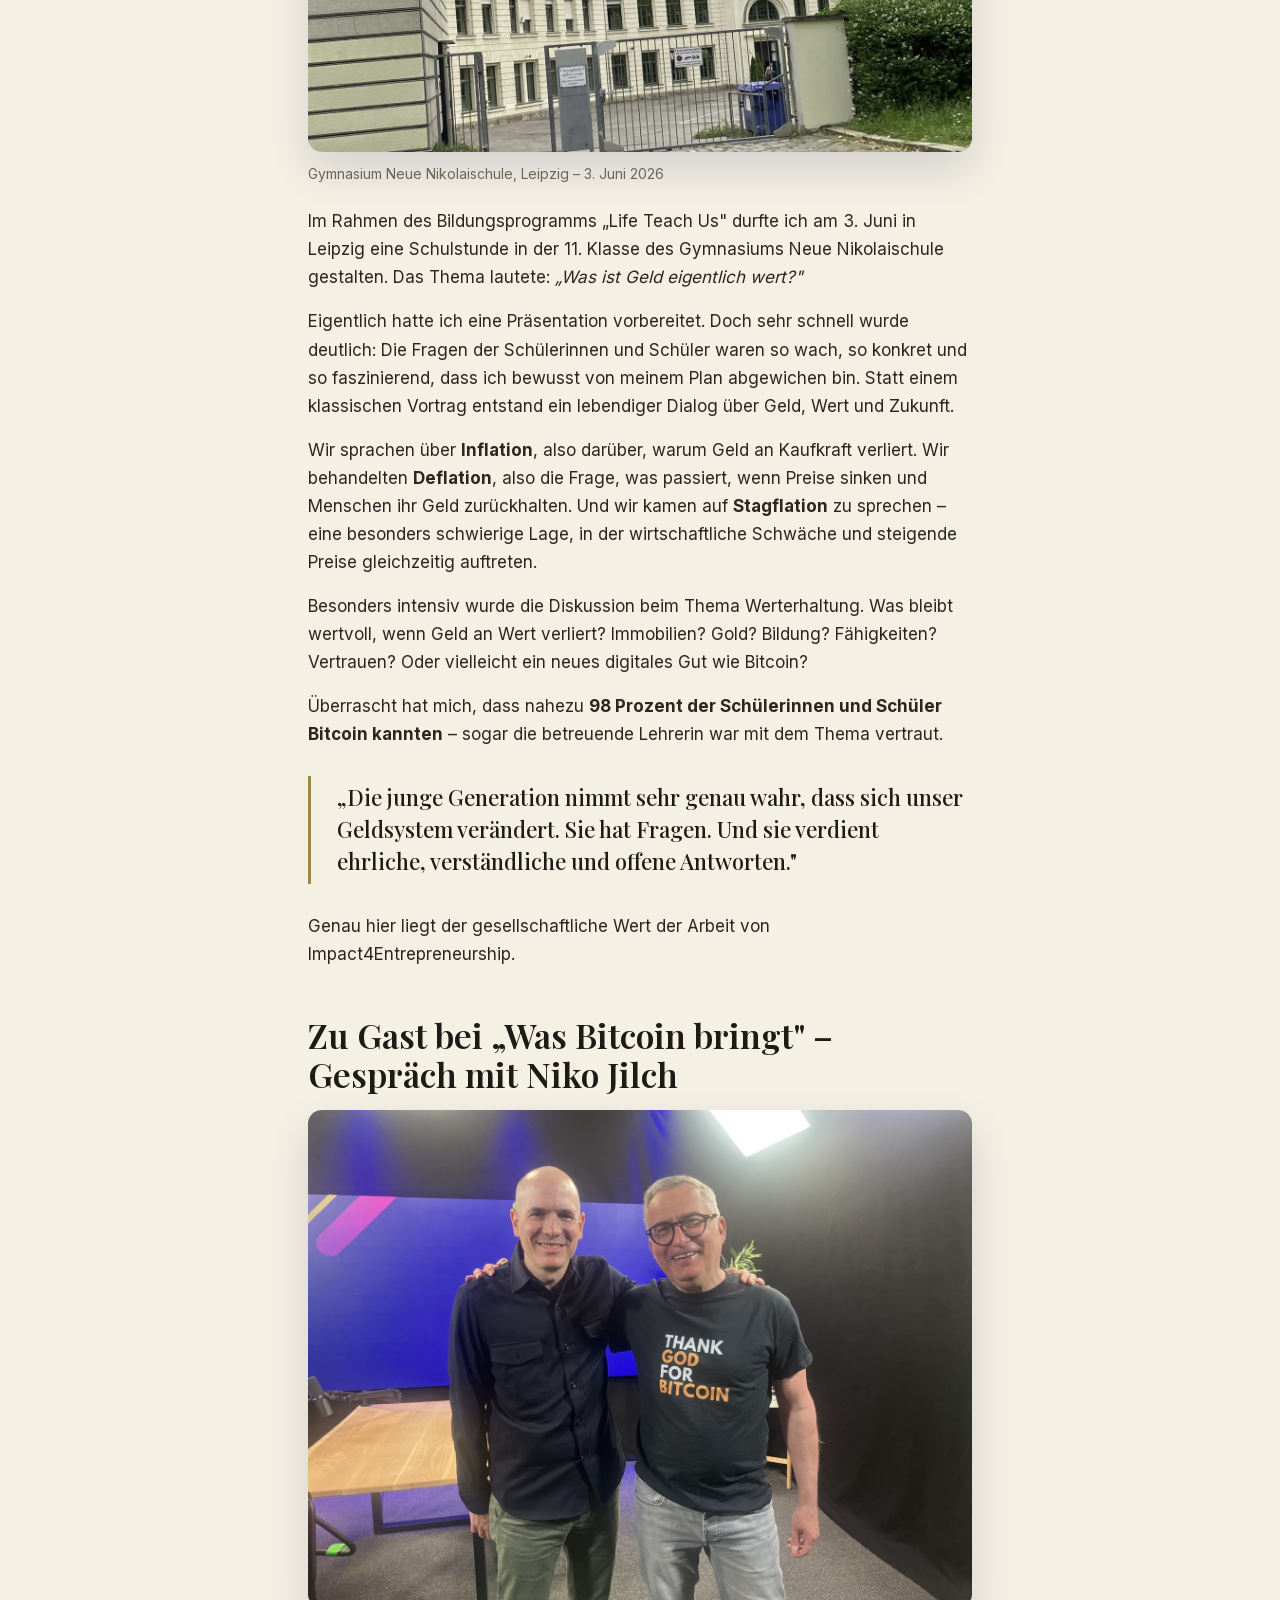
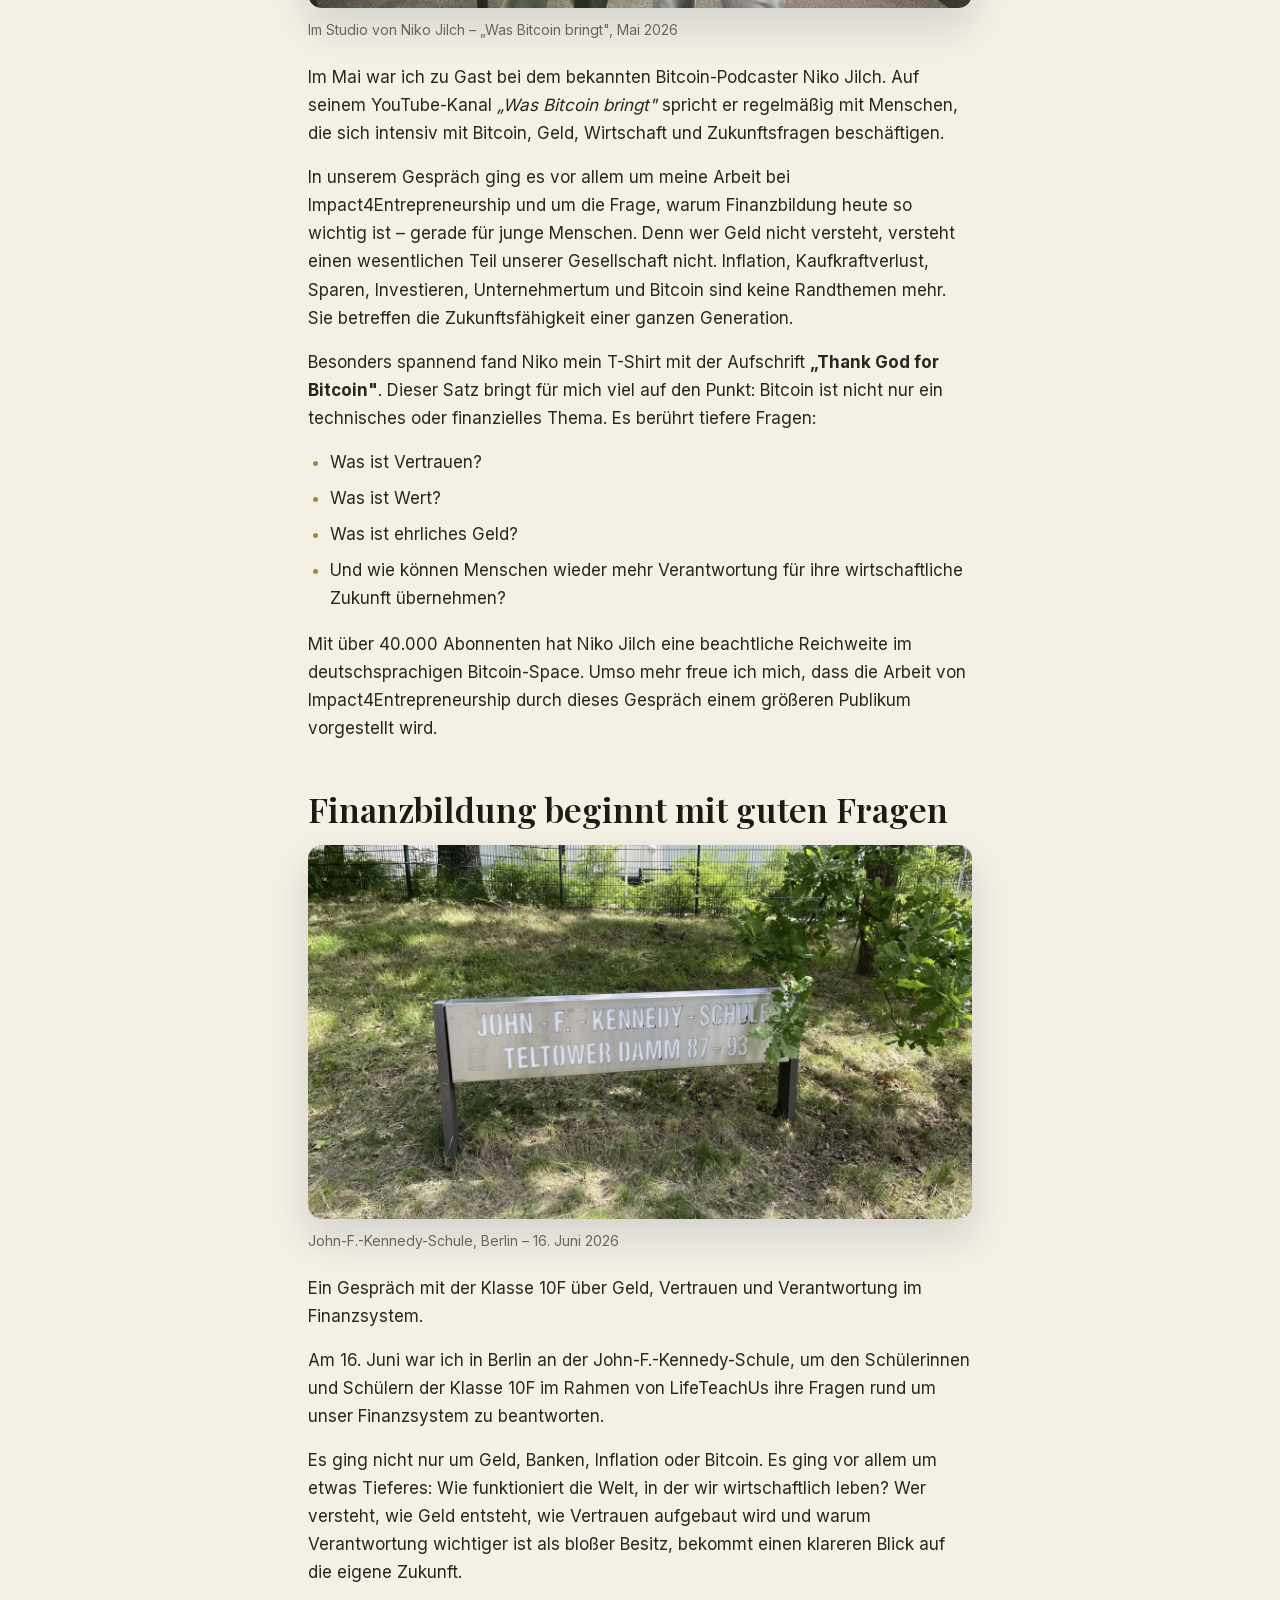
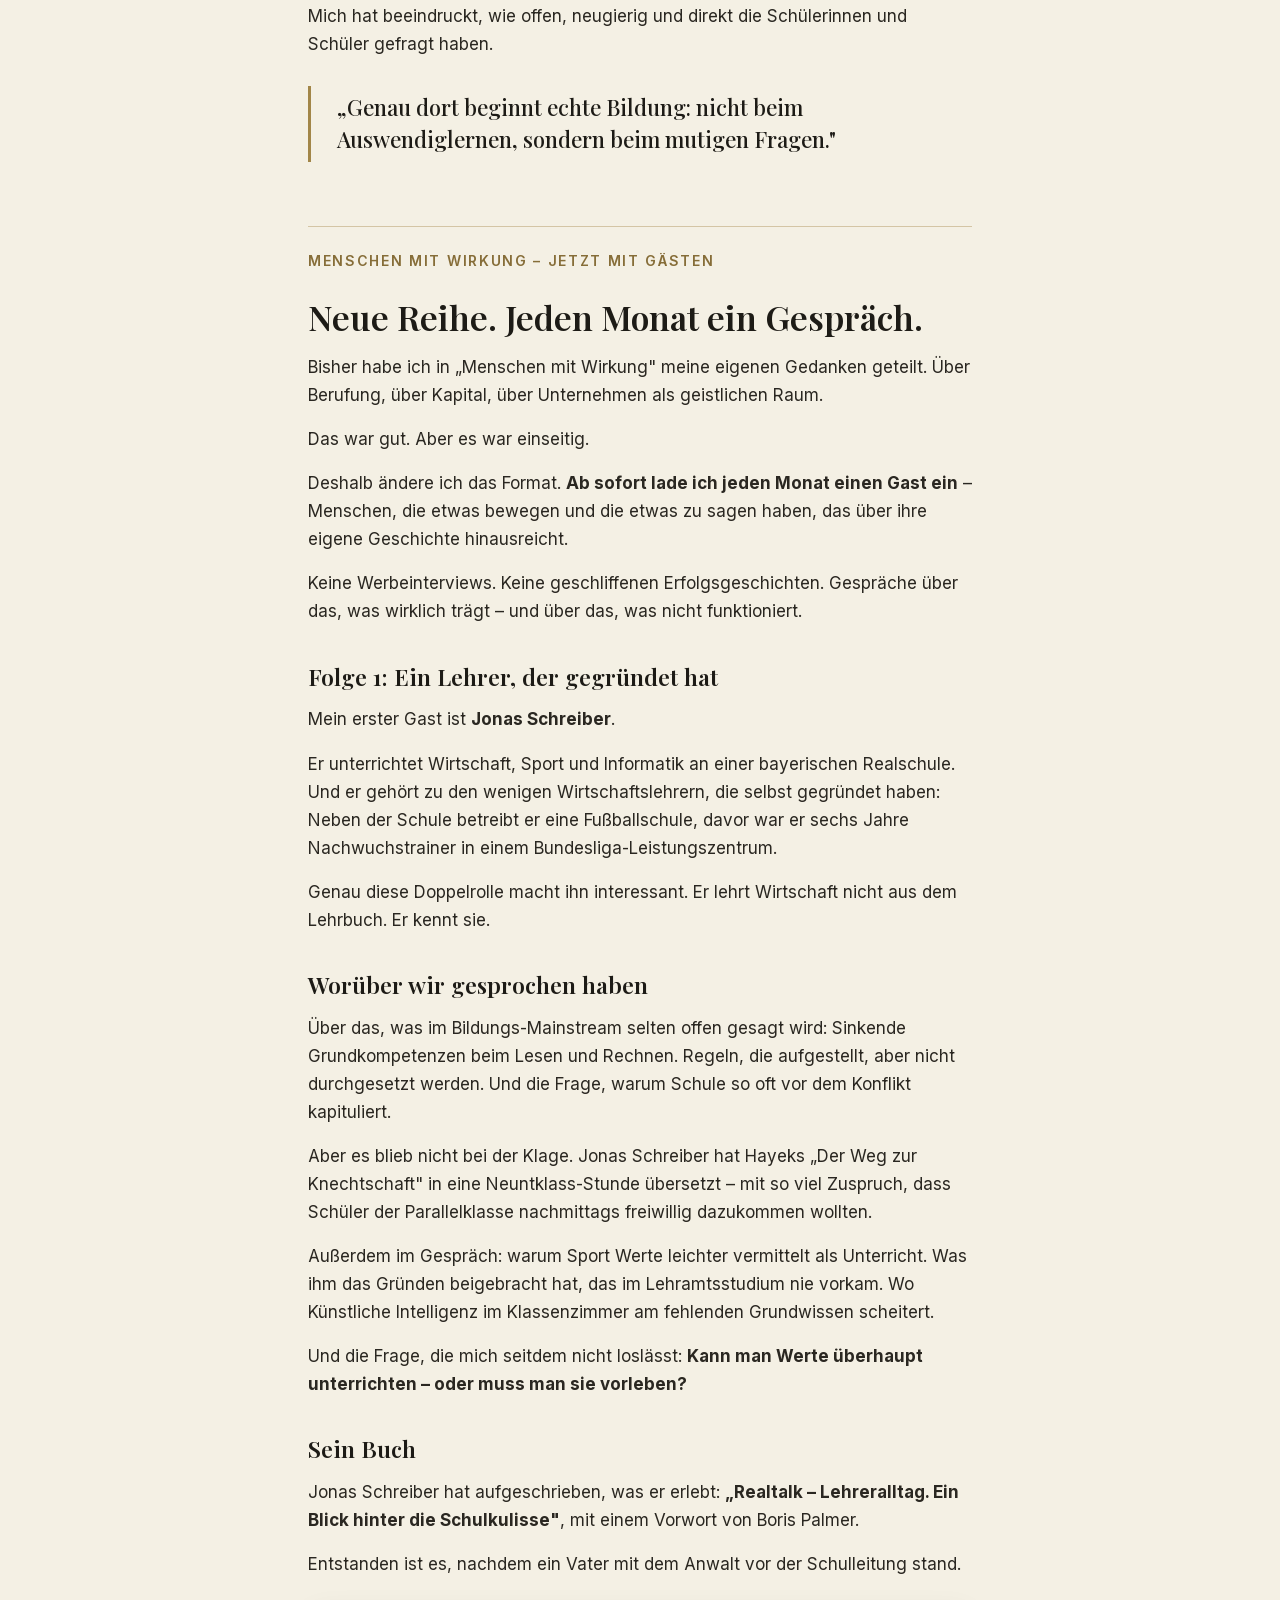
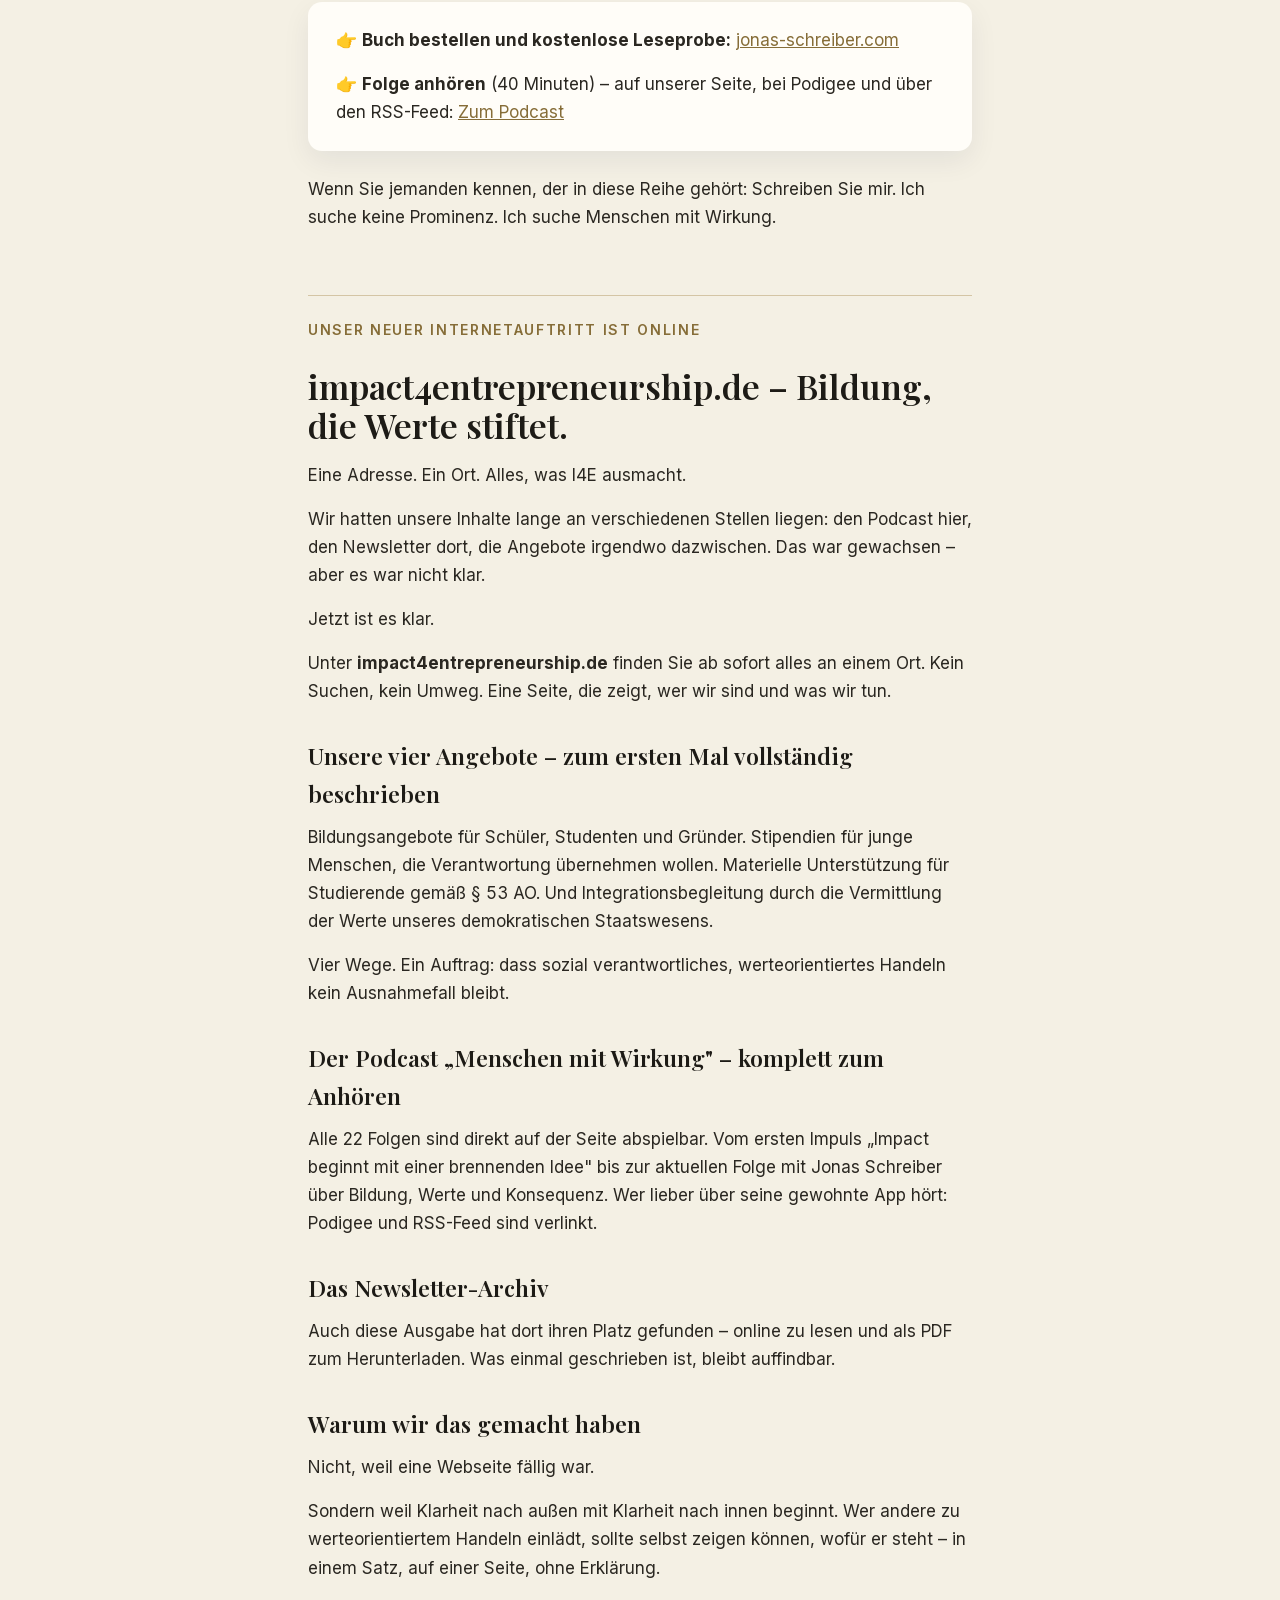
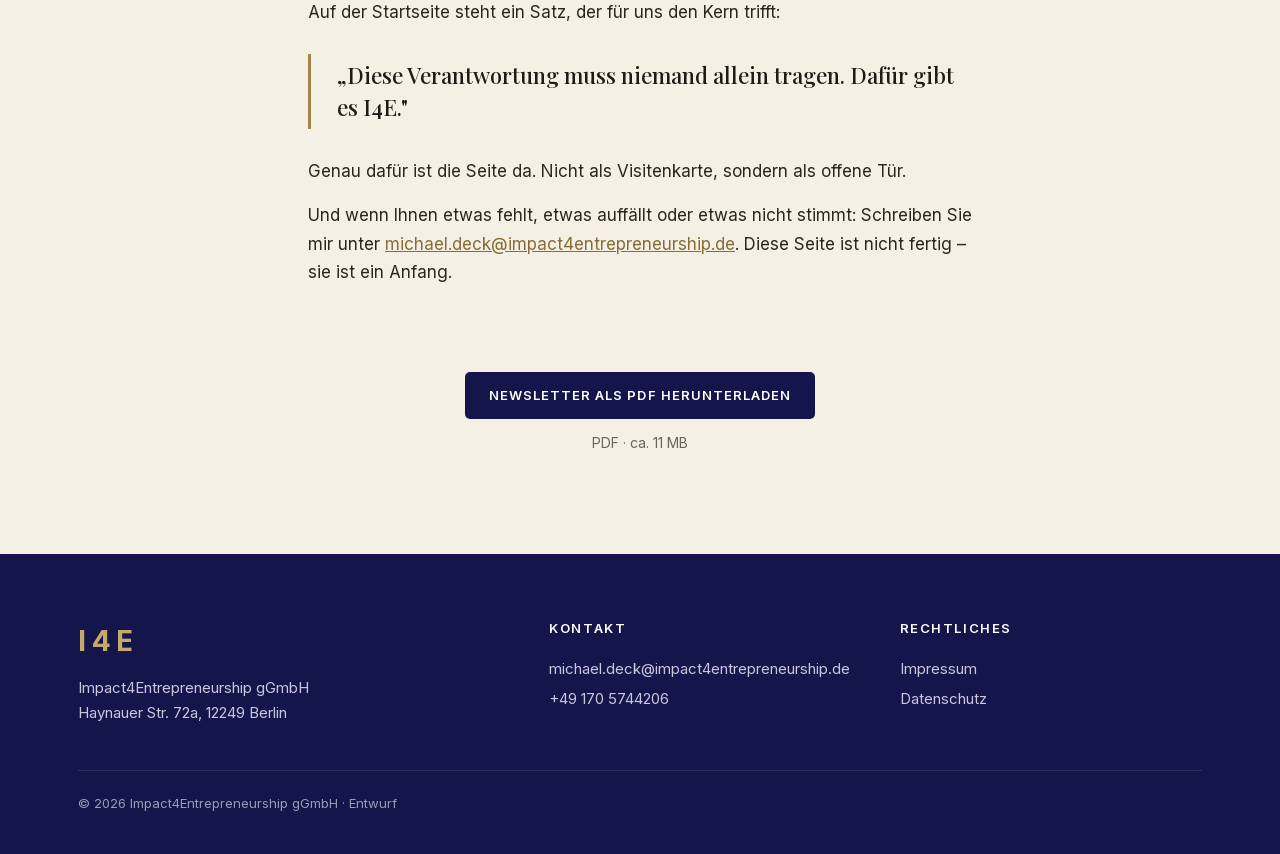
<file: newsletter-august-2026.html>
<!DOCTYPE html>
<html lang="de">
<head>
<meta charset="utf-8">
<meta name="viewport" content="width=device-width,initial-scale=1">
<title>Newsletter August 2026 – Impact4Entrepreneurship gGmbH</title>
<meta name="description" content="I4E Newsletter August 2026 – Wirtschaft aus Berufung. Wirksam aus Klarheit. Schulstunden in Leipzig und Berlin, zu Gast bei Niko Jilch, die neue Gäste-Reihe im Podcast und unser neuer Internetauftritt.">
<link rel="icon" href="images/i4e-logo.png">
<link rel="stylesheet" href="fonts/fonts.css">
<style>
:root{
  --creme:#f4f0e4; --creme-dunkel:#ebe5d3; --weiss:#fffdf8;
  --gold:#a28648; --gold-dunkel:#866d38; --gold-hell:#c4a96a; --tinte:#1d1b16; --navy:#14164b;
  --text:#2a2721; --sanft:#6b655a;
  --serif:'Playfair Display',Georgia,serif; --sans:'Inter',system-ui,sans-serif;
}
*{box-sizing:border-box;margin:0;padding:0;}
html{scroll-behavior:smooth;}
body{font-family:var(--sans);background:var(--creme);color:var(--text);line-height:1.65;font-size:17px;}
img{max-width:100%;display:block;}
a{color:inherit;}
.bahn{max-width:1180px;margin:0 auto;padding:0 28px;}

/* ---------- Kopfzeile ---------- */
header{position:sticky;top:0;z-index:50;background:var(--creme);border-bottom:1px solid rgba(162,134,72,.12);}
.kopf{display:flex;align-items:center;justify-content:space-between;height:74px;}
.logo{display:flex;align-items:center;gap:12px;text-decoration:none;color:var(--gold);}
.logo svg{height:40px;width:auto;}
.logo-wort{font-weight:700;font-size:26px;letter-spacing:.2em;line-height:1;text-transform:uppercase;}
.logo-wort small{display:block;font-size:8.5px;font-weight:500;letter-spacing:.2em;margin-top:6px;color:var(--sanft);}
nav{display:flex;align-items:center;gap:30px;}
.nav-punkt{position:relative;}
.nav-punkt>a{font-size:13px;font-weight:500;letter-spacing:.1em;text-transform:uppercase;text-decoration:none;
  padding:26px 0;display:inline-flex;align-items:center;gap:6px;}
.nav-punkt>a::after{content:"";width:6px;height:6px;border-right:1.5px solid currentColor;border-bottom:1.5px solid currentColor;
  transform:rotate(45deg) translateY(-2px);}
.nav-punkt.einzeln>a::after{display:none;}
.unter{position:absolute;top:100%;left:-18px;min-width:230px;background:var(--weiss);border-radius:0 0 12px 12px;
  box-shadow:0 18px 40px rgba(20,22,75,.14);padding:10px 0;display:none;}
.nav-punkt:hover .unter,.nav-punkt:focus-within .unter{display:block;}
.unter a{display:block;padding:9px 22px;font-size:15px;text-decoration:none;}
.unter a:hover{background:var(--creme);color:var(--gold);}
.knopf{display:inline-block;background:var(--navy);color:#fff;text-decoration:none;font-weight:600;font-size:13px;
  letter-spacing:.08em;text-transform:uppercase;padding:13px 24px;border-radius:5px;border:0;cursor:pointer;
  transition:background .2s;}
.knopf:hover{background:var(--gold-dunkel);}
.menue{display:none;background:none;border:0;font-size:28px;color:var(--gold);cursor:pointer;}

/* ---------- Titelbild ---------- */
.titel{position:relative;min-height:560px;display:flex;align-items:center;justify-content:center;text-align:center;color:#fff;overflow:hidden;}
.titel img{position:absolute;inset:0;width:100%;height:100%;object-fit:cover;}
.titel::before{content:"";position:absolute;inset:0;z-index:1;
  background:linear-gradient(180deg,rgba(20,22,75,.55),rgba(20,22,75,.72));}
.titel-text{position:relative;z-index:2;padding:40px 28px;max-width:960px;}
.titel h1{font-family:var(--serif);font-weight:600;font-size:clamp(36px,5.6vw,68px);line-height:1.12;margin-bottom:22px;}
.titel p{font-size:15px;letter-spacing:.2em;text-transform:uppercase;font-weight:500;}

/* ---------- Abschnitte ---------- */
.teil{padding:104px 0;}
.teil.dunkel{background:var(--creme-dunkel);}
.zwei{display:grid;grid-template-columns:1fr 1fr;gap:72px;align-items:center;}
.zwei.dreh .bild{order:-1;}
.auge{font-size:15px;letter-spacing:.1em;text-transform:uppercase;color:var(--gold-dunkel);font-weight:500;margin-bottom:10px;}
h2{font-family:var(--serif);font-weight:600;font-size:clamp(30px,3.6vw,44px);line-height:1.15;color:var(--tinte);margin-bottom:20px;}
.teil p{color:var(--text);margin-bottom:16px;max-width:560px;}
.teil .knopf{margin-top:12px;}
.bild img{width:100%;aspect-ratio:4/3.1;object-fit:cover;border-radius:16px;box-shadow:0 24px 54px rgba(20,22,75,.16);}
.bild.hoch img{aspect-ratio:4/4.6;}

/* ---------- Farbband ---------- */
.band{background:var(--gold);color:var(--tinte);padding:92px 0;text-align:center;}
.band p{font-size:clamp(17px,2vw,22px);letter-spacing:.07em;text-transform:uppercase;font-weight:400;line-height:1.7;max-width:880px;margin:0 auto;}
.band small{display:block;margin-top:22px;font-size:13px;letter-spacing:.14em;opacity:.75;text-transform:uppercase;}

/* ---------- Drei Karten ---------- */
.kopfzeile{text-align:center;max-width:720px;margin:0 auto 54px;}
.kopfzeile p{margin-left:auto;margin-right:auto;}
.drei{display:grid;grid-template-columns:repeat(3,1fr);gap:26px;}
.karte{background:var(--weiss);border-radius:16px;padding:38px 32px;box-shadow:0 14px 36px rgba(20,22,75,.07);}
.karte .nr{font-family:var(--serif);font-size:44px;color:var(--gold);line-height:1;margin-bottom:14px;}
.karte h3{font-family:var(--serif);font-weight:600;font-size:25px;color:var(--tinte);margin-bottom:10px;}
.karte p{font-size:16px;color:var(--sanft);margin:0;}

/* ---------- Aktuelles ---------- */
.neu{display:grid;grid-template-columns:1.15fr 1fr;background:var(--weiss);border-radius:18px;overflow:hidden;box-shadow:0 20px 48px rgba(20,22,75,.1);}
.neu img{width:100%;height:100%;object-fit:cover;min-height:340px;}
.neu-text{padding:48px 44px;display:flex;flex-direction:column;justify-content:center;}
.neu-text h3{font-family:var(--serif);font-weight:600;font-size:29px;line-height:1.2;color:var(--tinte);margin-bottom:14px;}
.neu-text p{color:var(--sanft);font-size:16px;margin:0;}

/* ---------- Fuß ---------- */
footer{background:var(--navy);color:#c9c6dd;padding:64px 0 40px;font-size:15px;}
.fuss{display:grid;grid-template-columns:1.4fr 1fr 1fr;gap:48px;}
footer h4{color:#fff;font-weight:600;font-size:13px;letter-spacing:.12em;text-transform:uppercase;margin-bottom:14px;}
footer a{display:block;text-decoration:none;padding:3px 0;}
footer a:hover{color:#fff;}
.fuss-logo{font-weight:700;font-size:28px;letter-spacing:.2em;color:var(--gold-hell);margin-bottom:12px;}
.klein{margin-top:44px;padding-top:22px;border-top:1px solid rgba(255,255,255,.14);font-size:13px;opacity:.75;}

@media(max-width:900px){
  .zwei,.neu,.drei,.fuss{grid-template-columns:1fr;gap:34px;}
  .zwei.dreh .bild{order:0;}
  .teil{padding:72px 0;}
  .menue{display:block;}
  nav{display:none;position:absolute;top:74px;left:0;right:0;background:var(--creme);flex-direction:column;align-items:flex-start;
    padding:10px 28px 26px;gap:0;border-bottom:1px solid rgba(162,134,72,.12);}
  nav.offen{display:flex;}
  .nav-punkt>a{padding:12px 0;}
  .unter{position:static;display:block;box-shadow:none;background:none;padding:0 0 6px 12px;}
  .nav-punkt>a::after{display:none;}
}

.legal{padding:72px 0 96px;}
.schmal{max-width:780px;}
.legal h1{font-family:var(--serif);font-weight:600;font-size:clamp(34px,4.4vw,52px);color:var(--tinte);margin-bottom:22px;}
.legal h2{font-family:var(--serif);font-weight:600;font-size:23px;color:var(--tinte);margin:34px 0 8px;}
.legal p{margin-bottom:12px;max-width:none;}
.legal a{color:var(--gold-dunkel);}
.adresse{background:var(--weiss);border-radius:14px;padding:22px 28px;margin:18px 0 6px;box-shadow:0 10px 28px rgba(20,22,75,.07);}
.adresse p{margin:2px 0;}
.stand{color:var(--sanft);font-size:14px;margin-top:34px;}


.nl-kopf{background:var(--navy);color:#fff;padding:84px 0 76px;}
.nl-kopf .auge{color:var(--gold-hell);}
.nl-kopf h1{font-family:var(--serif);font-weight:600;font-size:clamp(34px,4.8vw,56px);line-height:1.14;margin-bottom:20px;}
.nl-kopf p{color:#c9c6dd;font-size:18px;max-width:62ch;}
.nl-kopf a{color:var(--gold-hell);}
.ausgaben{max-width:860px;margin:0 auto;display:grid;gap:26px;padding:72px 0 100px;}
.ausgabe{background:var(--weiss);border-radius:16px;padding:38px 36px;box-shadow:0 14px 36px rgba(20,22,75,.07);}
.ausgabe .marke{font-size:13px;letter-spacing:.1em;text-transform:uppercase;color:var(--gold-dunkel);font-weight:600;margin-bottom:10px;}
.ausgabe .marke em{font-style:normal;background:var(--gold);color:var(--tinte);padding:2px 9px;border-radius:100px;margin-left:6px;}
.ausgabe h2{font-size:clamp(24px,2.8vw,31px);margin-bottom:12px;}
.ausgabe p{color:var(--sanft);font-size:16px;margin-bottom:18px;}
.knoepfe{display:flex;flex-wrap:wrap;gap:12px;}
.knopf.hell{background:transparent;color:var(--navy);box-shadow:inset 0 0 0 1.5px var(--navy);}
.knopf.hell:hover{background:var(--navy);color:#fff;}
.artikel{padding:72px 0 40px;}
.col{max-width:720px;margin:0 auto;padding:0 28px;}
.col h2{font-size:clamp(26px,3vw,34px);margin:48px 0 16px;}
.col h2:first-child{margin-top:0;}
.col h3{font-family:var(--serif);font-weight:600;font-size:23px;color:var(--tinte);margin:32px 0 10px;}
.col p{margin-bottom:16px;}
.col a{color:var(--gold-dunkel);}
.rubrik{display:block;font-size:14px;letter-spacing:.12em;text-transform:uppercase;color:var(--gold-dunkel);font-weight:600;
  margin:64px 0 -22px;padding-top:22px;border-top:1px solid rgba(162,134,72,.4);}
.col figure{margin:8px 0 22px;}
.col figure img{width:100%;border-radius:14px;box-shadow:0 18px 40px rgba(20,22,75,.14);}
.col figcaption{font-size:14px;color:var(--sanft);margin-top:10px;}
.zitat{font-family:var(--serif);font-size:22px;line-height:1.45;color:var(--tinte);border-left:3px solid var(--gold);
  padding:6px 0 6px 26px;margin:28px 0;}
.punkte{margin:0 0 18px 0;padding-left:22px;}
.punkte li{margin-bottom:8px;}
.punkte li::marker{color:var(--gold);}
.hinweis-karte{background:var(--weiss);border-radius:14px;padding:24px 28px;margin:24px 0;box-shadow:0 10px 28px rgba(20,22,75,.07);}
.hinweis-karte p:last-child{margin-bottom:0;}
.download{text-align:center;padding:30px 28px 100px;}
.download .hinweis{font-size:14px;color:var(--sanft);margin-top:12px;}
.zurueck{display:inline-block;margin-bottom:22px;font-size:14px;color:var(--gold-hell);text-decoration:none;letter-spacing:.06em;}
@media(max-width:900px){.ausgabe{padding:30px 24px;}}
</style>
</head>
<body>
<header>
  <div class="bahn kopf">
    <a class="logo" href="index.html#oben" aria-label="I4E – Startseite">
      <svg viewBox="0 0 40 40" aria-hidden="true">
        <rect x="1" y="1" width="38" height="38" rx="8" fill="#a28648"/>
        <path d="M11 27 L20 12 L29 27" fill="none" stroke="#fff" stroke-width="3.2" stroke-linecap="round" stroke-linejoin="round"/>
        <circle cx="20" cy="29" r="2.4" fill="#fff"/>
      </svg>
      <span class="logo-wort">I4E<small>Impact4Entrepreneurship</small></span>
    </a>
    <button class="menue" id="menue" aria-label="Menü öffnen" aria-expanded="false">☰</button>
    <nav id="nav">
      <div class="nav-punkt"><a href="index.html#wege">Unsere Wege</a>
        <div class="unter">
          <a href="index.html#stipendien">Stipendien</a>
          <a href="index.html#beteiligungen">Beteiligungen</a>
          <a href="index.html#begleitung">Begleitung</a>
        </div>
      </div>
      <div class="nav-punkt"><a href="index.html#ueber">Über uns</a>
        <div class="unter">
          <a href="index.html#auftrag">Unser Auftrag</a>
          <a href="index.html#modell">Wirkungsmodell</a>
          <a href="index.html#auftrag">Leitbild</a>
        </div>
      </div>
      <div class="nav-punkt"><a href="index.html#aktuelles">Aktuelles</a>
        <div class="unter">
          <a href="newsletter.html">Neuigkeiten</a>
          <a href="podcast.html">Podcast „Menschen mit Wirkung“</a>
        </div>
      </div>
      <a class="knopf" href="index.html#kontakt">Kontakt</a>
    </nav>
  </div>
</header>
<main>
<section class="nl-kopf">
  <div class="bahn">
    <a class="zurueck" href="newsletter.html">← Alle Newsletter</a>
    <div class="auge">Newsletter · August 2026</div>
    <h1>Wirtschaft aus Berufung.<br>Wirksam aus Klarheit.</h1>
    <p>Liebe Freundinnen und Freunde von Impact4Entrepreneurship – die letzten drei Monate standen stark im Zeichen der Außenwirkung.</p>
  </div>
</section>
<article class="artikel">
  <div class="col">

    <h2>Warum Sichtbarkeit jetzt zählt</h2>
    <p>Die letzten drei Monate standen bei Impact4Entrepreneurship stark im Zeichen der Außenwirkung. Für I4E ist das ein wichtiger Schritt, denn unsere Arbeit soll sichtbar werden – nicht um unserer selbst willen, sondern weil die Themen, für die wir stehen, gesellschaftlich immer wichtiger werden.</p>
    <p>Wir möchten junge Menschen, Gründerinnen und Gründer sowie Unternehmerinnen und Unternehmer befähigen, wirtschaftliche Zusammenhänge besser zu verstehen und verantwortungsvoll zu handeln. Gerade in einer Zeit, in der viele Menschen spüren, dass Geld, Wirtschaft und Zukunft neu gedacht werden müssen, braucht es Orte der Orientierung, der Bildung und des ehrlichen Gesprächs.</p>
    <p>Mit I4E wollen wir solche Räume schaffen: Räume, in denen <strong>Finanzbildung, Unternehmergeist und gesellschaftliche Verantwortung</strong> zusammenkommen. Räume, in denen junge Menschen lernen, nicht nur Konsumenten eines Systems zu sein, sondern Gestalter ihrer eigenen Zukunft.</p>
    <p>Ich bin sehr gespannt auf Eure Reaktionen zu diesem Newsletter und freue mich über Rückmeldungen, Gedanken und Anregungen.</p>

    <span class="rubrik">Was sich konkret bewegt – Einblick in unsere Arbeit</span>

    <h2>Was ist Geld wert? Eine Schulstunde über Inflation und Bitcoin</h2>
    <figure>
      <img src="images/newsletter-08-2026-leipzig.jpg" alt="Gymnasium Neue Nikolaischule in Leipzig">
      <figcaption>Gymnasium Neue Nikolaischule, Leipzig – 3. Juni 2026</figcaption>
    </figure>
    <p>Im Rahmen des Bildungsprogramms „Life Teach Us" durfte ich am 3. Juni in Leipzig eine Schulstunde in der 11. Klasse des Gymnasiums Neue Nikolaischule gestalten. Das Thema lautete: <em>„Was ist Geld eigentlich wert?"</em></p>
    <p>Eigentlich hatte ich eine Präsentation vorbereitet. Doch sehr schnell wurde deutlich: Die Fragen der Schülerinnen und Schüler waren so wach, so konkret und so faszinierend, dass ich bewusst von meinem Plan abgewichen bin. Statt einem klassischen Vortrag entstand ein lebendiger Dialog über Geld, Wert und Zukunft.</p>
    <p>Wir sprachen über <strong>Inflation</strong>, also darüber, warum Geld an Kaufkraft verliert. Wir behandelten <strong>Deflation</strong>, also die Frage, was passiert, wenn Preise sinken und Menschen ihr Geld zurückhalten. Und wir kamen auf <strong>Stagflation</strong> zu sprechen – eine besonders schwierige Lage, in der wirtschaftliche Schwäche und steigende Preise gleichzeitig auftreten.</p>
    <p>Besonders intensiv wurde die Diskussion beim Thema Werterhaltung. Was bleibt wertvoll, wenn Geld an Wert verliert? Immobilien? Gold? Bildung? Fähigkeiten? Vertrauen? Oder vielleicht ein neues digitales Gut wie Bitcoin?</p>
    <p>Überrascht hat mich, dass nahezu <strong>98 Prozent der Schülerinnen und Schüler Bitcoin kannten</strong> – sogar die betreuende Lehrerin war mit dem Thema vertraut.</p>
    <div class="zitat">„Die junge Generation nimmt sehr genau wahr, dass sich unser Geldsystem verändert. Sie hat Fragen. Und sie verdient ehrliche, verständliche und offene Antworten."</div>
    <p>Genau hier liegt der gesellschaftliche Wert der Arbeit von Impact4Entrepreneurship.</p>

    <h2>Zu Gast bei „Was Bitcoin bringt" – Gespräch mit Niko Jilch</h2>
    <figure>
      <img src="images/newsletter-08-2026-niko-jilch.jpg" alt="Michael Deck zu Gast bei Niko Jilch im Studio">
      <figcaption>Im Studio von Niko Jilch – „Was Bitcoin bringt", Mai 2026</figcaption>
    </figure>
    <p>Im Mai war ich zu Gast bei dem bekannten Bitcoin-Podcaster Niko Jilch. Auf seinem YouTube-Kanal <em>„Was Bitcoin bringt"</em> spricht er regelmäßig mit Menschen, die sich intensiv mit Bitcoin, Geld, Wirtschaft und Zukunftsfragen beschäftigen.</p>
    <p>In unserem Gespräch ging es vor allem um meine Arbeit bei Impact4Entrepreneurship und um die Frage, warum Finanzbildung heute so wichtig ist – gerade für junge Menschen. Denn wer Geld nicht versteht, versteht einen wesentlichen Teil unserer Gesellschaft nicht. Inflation, Kaufkraftverlust, Sparen, Investieren, Unternehmertum und Bitcoin sind keine Randthemen mehr. Sie betreffen die Zukunftsfähigkeit einer ganzen Generation.</p>
    <p>Besonders spannend fand Niko mein T-Shirt mit der Aufschrift <strong>„Thank God for Bitcoin"</strong>. Dieser Satz bringt für mich viel auf den Punkt: Bitcoin ist nicht nur ein technisches oder finanzielles Thema. Es berührt tiefere Fragen:</p>
    <ul class="punkte">
      <li>Was ist Vertrauen?</li>
      <li>Was ist Wert?</li>
      <li>Was ist ehrliches Geld?</li>
      <li>Und wie können Menschen wieder mehr Verantwortung für ihre wirtschaftliche Zukunft übernehmen?</li>
    </ul>
    <p>Mit über 40.000 Abonnenten hat Niko Jilch eine beachtliche Reichweite im deutschsprachigen Bitcoin-Space. Umso mehr freue ich mich, dass die Arbeit von Impact4Entrepreneurship durch dieses Gespräch einem größeren Publikum vorgestellt wird.</p>

    <h2>Finanzbildung beginnt mit guten Fragen</h2>
    <figure>
      <img src="images/newsletter-08-2026-berlin.jpg" alt="Schild der John-F.-Kennedy-Schule am Teltower Damm in Berlin">
      <figcaption>John-F.-Kennedy-Schule, Berlin – 16. Juni 2026</figcaption>
    </figure>
    <p>Ein Gespräch mit der Klasse 10F über Geld, Vertrauen und Verantwortung im Finanzsystem.</p>
    <p>Am 16. Juni war ich in Berlin an der John-F.-Kennedy-Schule, um den Schülerinnen und Schülern der Klasse 10F im Rahmen von LifeTeachUs ihre Fragen rund um unser Finanzsystem zu beantworten.</p>
    <p>Es ging nicht nur um Geld, Banken, Inflation oder Bitcoin. Es ging vor allem um etwas Tieferes: Wie funktioniert die Welt, in der wir wirtschaftlich leben? Wer versteht, wie Geld entsteht, wie Vertrauen aufgebaut wird und warum Verantwortung wichtiger ist als bloßer Besitz, bekommt einen klareren Blick auf die eigene Zukunft.</p>
    <p>Mich hat beeindruckt, wie offen, neugierig und direkt die Schülerinnen und Schüler gefragt haben.</p>
    <div class="zitat">„Genau dort beginnt echte Bildung: nicht beim Auswendiglernen, sondern beim mutigen Fragen."</div>

    <span class="rubrik">Menschen mit Wirkung – jetzt mit Gästen</span>

    <h2>Neue Reihe. Jeden Monat ein Gespräch.</h2>
    <p>Bisher habe ich in „Menschen mit Wirkung" meine eigenen Gedanken geteilt. Über Berufung, über Kapital, über Unternehmen als geistlichen Raum.</p>
    <p>Das war gut. Aber es war einseitig.</p>
    <p>Deshalb ändere ich das Format. <strong>Ab sofort lade ich jeden Monat einen Gast ein</strong> – Menschen, die etwas bewegen und die etwas zu sagen haben, das über ihre eigene Geschichte hinausreicht.</p>
    <p>Keine Werbeinterviews. Keine geschliffenen Erfolgsgeschichten. Gespräche über das, was wirklich trägt – und über das, was nicht funktioniert.</p>

    <h3>Folge 1: Ein Lehrer, der gegründet hat</h3>
    <p>Mein erster Gast ist <strong>Jonas Schreiber</strong>.</p>
    <p>Er unterrichtet Wirtschaft, Sport und Informatik an einer bayerischen Realschule. Und er gehört zu den wenigen Wirtschaftslehrern, die selbst gegründet haben: Neben der Schule betreibt er eine Fußballschule, davor war er sechs Jahre Nachwuchstrainer in einem Bundesliga-Leistungszentrum.</p>
    <p>Genau diese Doppelrolle macht ihn interessant. Er lehrt Wirtschaft nicht aus dem Lehrbuch. Er kennt sie.</p>

    <h3>Worüber wir gesprochen haben</h3>
    <p>Über das, was im Bildungs-Mainstream selten offen gesagt wird: Sinkende Grundkompetenzen beim Lesen und Rechnen. Regeln, die aufgestellt, aber nicht durchgesetzt werden. Und die Frage, warum Schule so oft vor dem Konflikt kapituliert.</p>
    <p>Aber es blieb nicht bei der Klage. Jonas Schreiber hat Hayeks „Der Weg zur Knechtschaft" in eine Neuntklass-Stunde übersetzt – mit so viel Zuspruch, dass Schüler der Parallelklasse nachmittags freiwillig dazukommen wollten.</p>
    <p>Außerdem im Gespräch: warum Sport Werte leichter vermittelt als Unterricht. Was ihm das Gründen beigebracht hat, das im Lehramtsstudium nie vorkam. Wo Künstliche Intelligenz im Klassenzimmer am fehlenden Grundwissen scheitert.</p>
    <p>Und die Frage, die mich seitdem nicht loslässt: <strong>Kann man Werte überhaupt unterrichten – oder muss man sie vorleben?</strong></p>

    <h3>Sein Buch</h3>
    <p>Jonas Schreiber hat aufgeschrieben, was er erlebt: <strong>„Realtalk – Lehreralltag. Ein Blick hinter die Schulkulisse"</strong>, mit einem Vorwort von Boris Palmer.</p>
    <p>Entstanden ist es, nachdem ein Vater mit dem Anwalt vor der Schulleitung stand.</p>
    <div class="hinweis-karte">
      <p>👉 <strong>Buch bestellen und kostenlose Leseprobe:</strong> <a class="link" href="https://jonas-schreiber.com" target="_blank" rel="noopener">jonas-schreiber.com</a></p>
      <p>👉 <strong>Folge anhören</strong> (40 Minuten) – auf unserer Seite, bei Podigee und über den RSS-Feed: <a class="link" href="podcast.html">Zum Podcast</a></p>
    </div>
    <p>Wenn Sie jemanden kennen, der in diese Reihe gehört: Schreiben Sie mir. Ich suche keine Prominenz. Ich suche Menschen mit Wirkung.</p>

    <span class="rubrik">Unser neuer Internetauftritt ist online</span>

    <h2>impact4entrepreneurship.de – Bildung, die Werte stiftet.</h2>
    <p>Eine Adresse. Ein Ort. Alles, was I4E ausmacht.</p>
    <p>Wir hatten unsere Inhalte lange an verschiedenen Stellen liegen: den Podcast hier, den Newsletter dort, die Angebote irgendwo dazwischen. Das war gewachsen – aber es war nicht klar.</p>
    <p>Jetzt ist es klar.</p>
    <p>Unter <strong>impact4entrepreneurship.de</strong> finden Sie ab sofort alles an einem Ort. Kein Suchen, kein Umweg. Eine Seite, die zeigt, wer wir sind und was wir tun.</p>

    <h3>Unsere vier Angebote – zum ersten Mal vollständig beschrieben</h3>
    <p>Bildungsangebote für Schüler, Studenten und Gründer. Stipendien für junge Menschen, die Verantwortung übernehmen wollen. Materielle Unterstützung für Studierende gemäß § 53 AO. Und Integrationsbegleitung durch die Vermittlung der Werte unseres demokratischen Staatswesens.</p>
    <p>Vier Wege. Ein Auftrag: dass sozial verantwortliches, werteorientiertes Handeln kein Ausnahmefall bleibt.</p>

    <h3>Der Podcast „Menschen mit Wirkung" – komplett zum Anhören</h3>
    <p>Alle 22 Folgen sind direkt auf der Seite abspielbar. Vom ersten Impuls „Impact beginnt mit einer brennenden Idee" bis zur aktuellen Folge mit Jonas Schreiber über Bildung, Werte und Konsequenz. Wer lieber über seine gewohnte App hört: Podigee und RSS-Feed sind verlinkt.</p>

    <h3>Das Newsletter-Archiv</h3>
    <p>Auch diese Ausgabe hat dort ihren Platz gefunden – online zu lesen und als PDF zum Herunterladen. Was einmal geschrieben ist, bleibt auffindbar.</p>

    <h3>Warum wir das gemacht haben</h3>
    <p>Nicht, weil eine Webseite fällig war.</p>
    <p>Sondern weil Klarheit nach außen mit Klarheit nach innen beginnt. Wer andere zu werteorientiertem Handeln einlädt, sollte selbst zeigen können, wofür er steht – in einem Satz, auf einer Seite, ohne Erklärung.</p>
    <p>Auf der Startseite steht ein Satz, der für uns den Kern trifft:</p>
    <div class="zitat">„Diese Verantwortung muss niemand allein tragen. Dafür gibt es I4E."</div>
    <p>Genau dafür ist die Seite da. Nicht als Visitenkarte, sondern als offene Tür.</p>
    <p>Und wenn Ihnen etwas fehlt, etwas auffällt oder etwas nicht stimmt: Schreiben Sie mir unter <a class="link" href="mailto:michael.deck@impact4entrepreneurship.de">michael.deck@impact4entrepreneurship.de</a>. Diese Seite ist nicht fertig – sie ist ein Anfang.</p>

  </div>
</article>
<div class="download">
  <div class="container">
    <a href="I4E-Newsletter-August-2026.pdf" class="knopf" download>Newsletter als PDF herunterladen</a>
    <p class="hinweis">PDF · ca. 11 MB</p>
  </div>
</div>
</main>
<footer id="kontakt">
  <div class="bahn">
    <div class="fuss">
      <div>
        <div class="fuss-logo">I4E</div>
        <p>Impact4Entrepreneurship gGmbH<br>Haynauer Str. 72a, 12249 Berlin</p>
      </div>
      <div>
        <h4>Kontakt</h4>
        <a href="mailto:michael.deck@impact4entrepreneurship.de">michael.deck@impact4entrepreneurship.de</a>
        <a href="tel:+491705744206">+49 170 5744206</a>
      </div>
      <div>
        <h4>Rechtliches</h4>
        <a href="impressum.html">Impressum</a>
        <a href="datenschutz.html">Datenschutz</a>
      </div>
    </div>
    <div class="klein">© 2026 Impact4Entrepreneurship gGmbH · Entwurf</div>
  </div>
</footer>
<script>
var m=document.getElementById('menue'),n=document.getElementById('nav');
m.addEventListener('click',function(){var o=n.classList.toggle('offen');m.setAttribute('aria-expanded',o);});
n.addEventListener('click',function(e){if(e.target.tagName==='A')n.classList.remove('offen');});
</script>
</body>
</html>
</file>
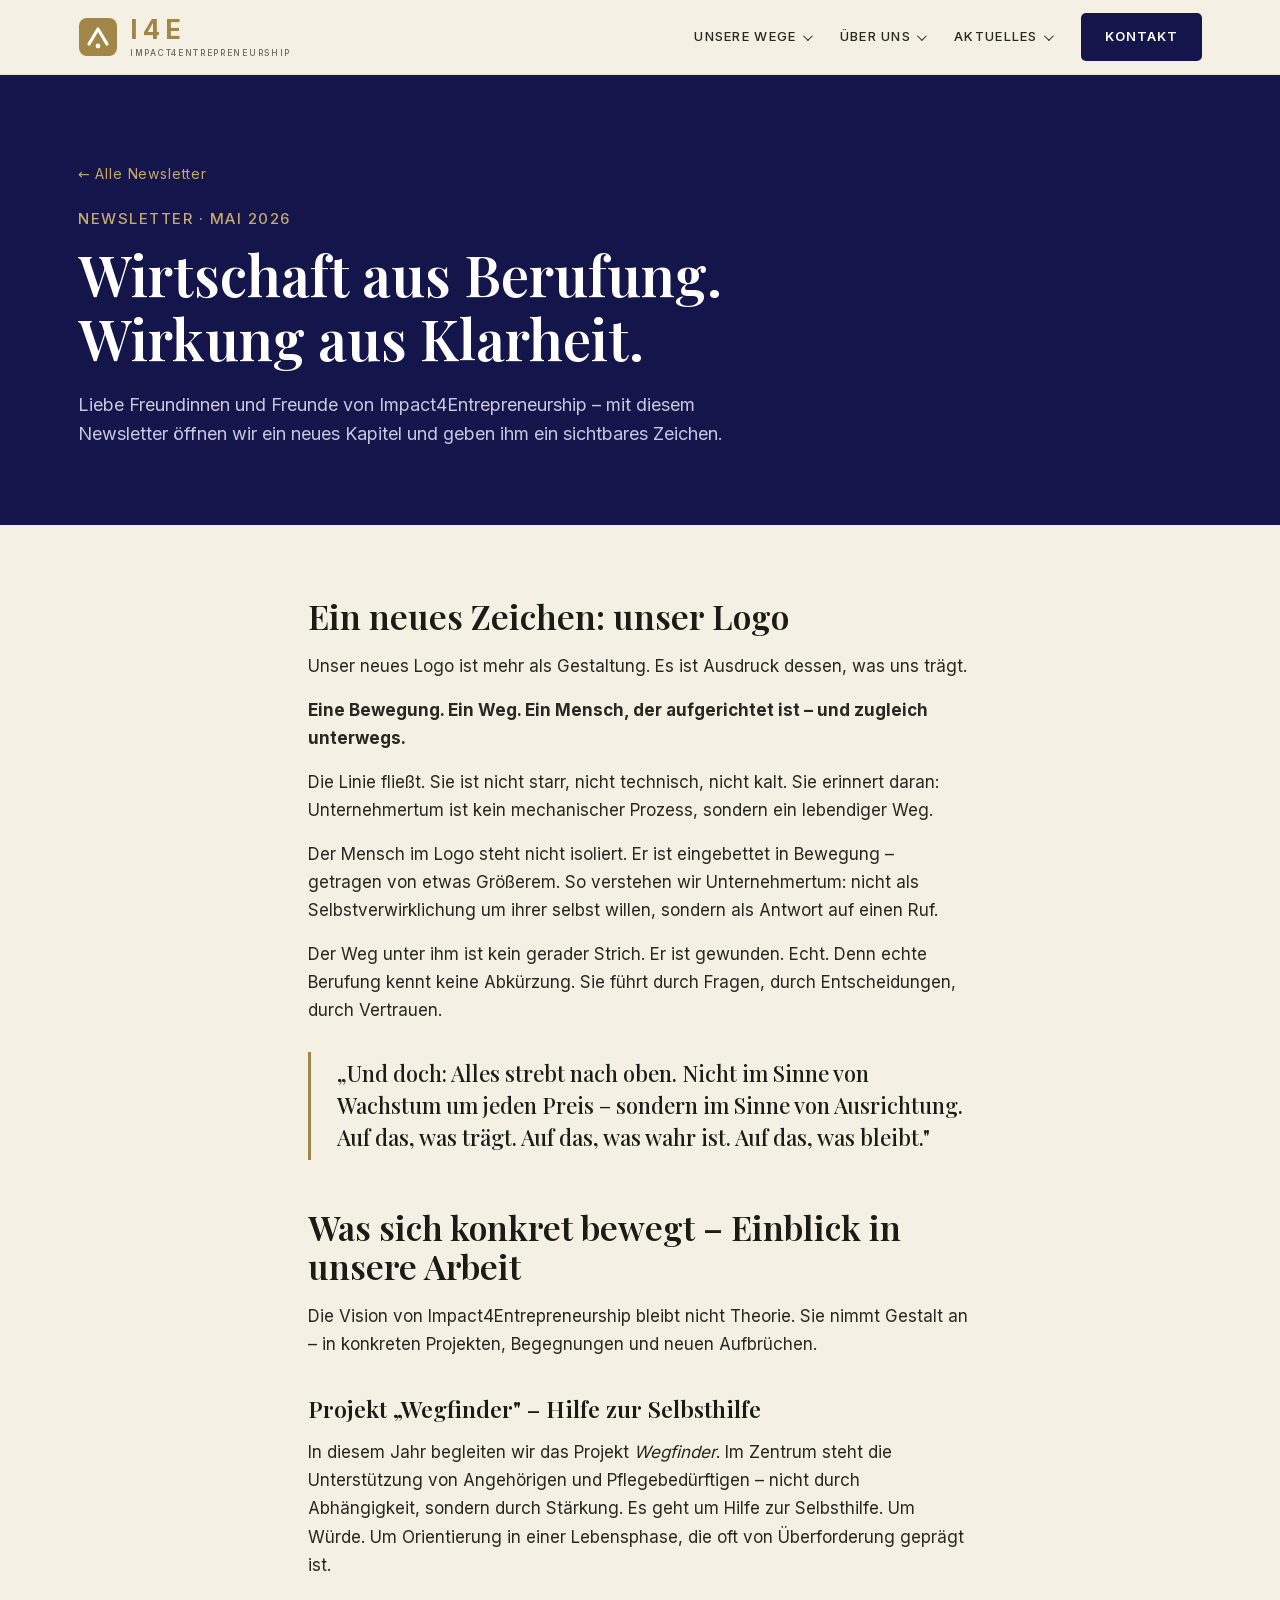
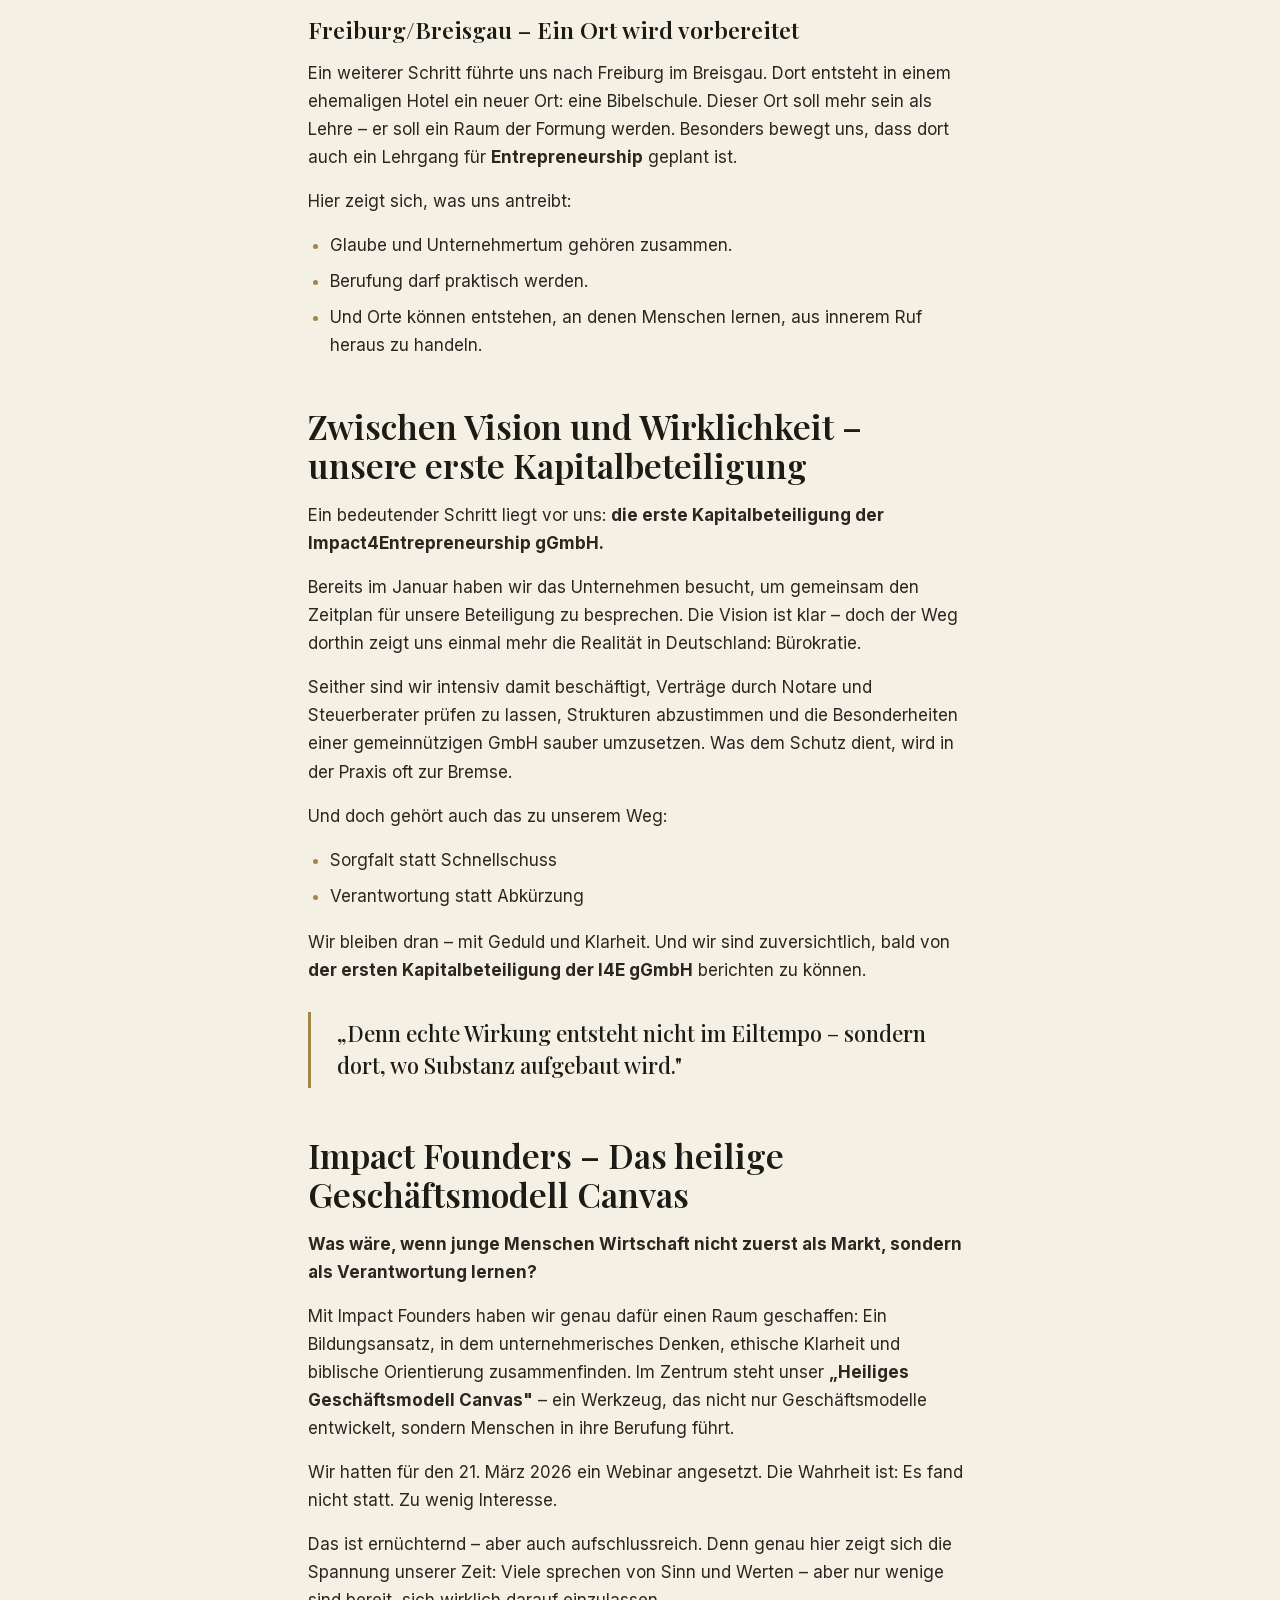
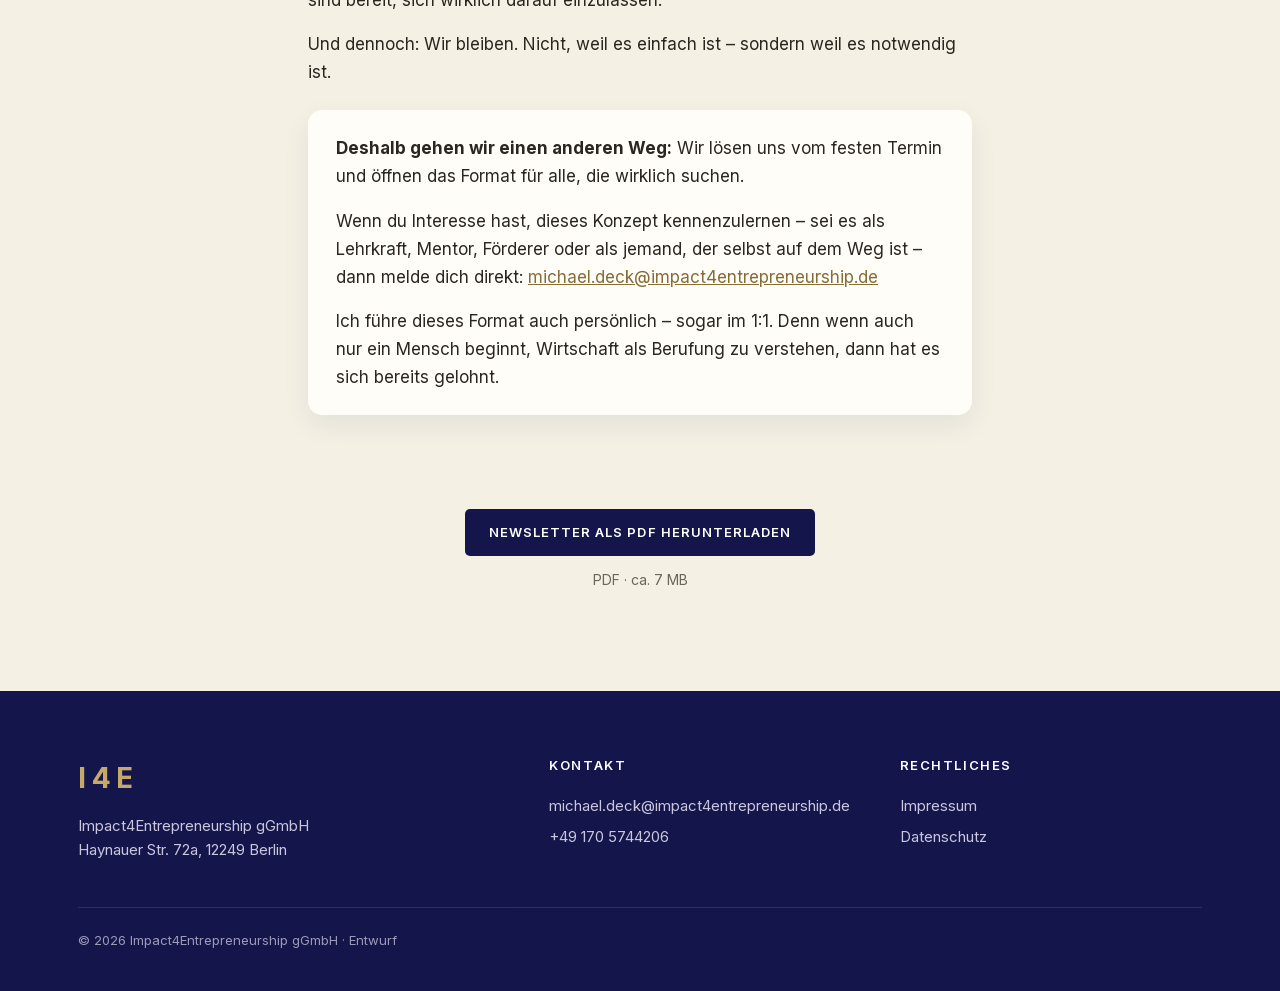
<file: newsletter-mai-2026.html>
<!DOCTYPE html>
<html lang="de">
<head>
<meta charset="utf-8">
<meta name="viewport" content="width=device-width,initial-scale=1">
<title>Newsletter Mai 2026 – Impact4Entrepreneurship gGmbH</title>
<meta name="description" content="I4E Newsletter Mai 2026 – Wirtschaft aus Berufung. Wirkung aus Klarheit. Einblicke in unsere Arbeit: Projekt Wegfinder, Freiburg, erste Kapitalbeteiligung und Impact Founders.">
<link rel="icon" href="images/i4e-logo.png">
<link rel="stylesheet" href="fonts/fonts.css">
<style>
:root{
  --creme:#f4f0e4; --creme-dunkel:#ebe5d3; --weiss:#fffdf8;
  --gold:#a28648; --gold-dunkel:#866d38; --gold-hell:#c4a96a; --tinte:#1d1b16; --navy:#14164b;
  --text:#2a2721; --sanft:#6b655a;
  --serif:'Playfair Display',Georgia,serif; --sans:'Inter',system-ui,sans-serif;
}
*{box-sizing:border-box;margin:0;padding:0;}
html{scroll-behavior:smooth;}
body{font-family:var(--sans);background:var(--creme);color:var(--text);line-height:1.65;font-size:17px;}
img{max-width:100%;display:block;}
a{color:inherit;}
.bahn{max-width:1180px;margin:0 auto;padding:0 28px;}

/* ---------- Kopfzeile ---------- */
header{position:sticky;top:0;z-index:50;background:var(--creme);border-bottom:1px solid rgba(162,134,72,.12);}
.kopf{display:flex;align-items:center;justify-content:space-between;height:74px;}
.logo{display:flex;align-items:center;gap:12px;text-decoration:none;color:var(--gold);}
.logo svg{height:40px;width:auto;}
.logo-wort{font-weight:700;font-size:26px;letter-spacing:.2em;line-height:1;text-transform:uppercase;}
.logo-wort small{display:block;font-size:8.5px;font-weight:500;letter-spacing:.2em;margin-top:6px;color:var(--sanft);}
nav{display:flex;align-items:center;gap:30px;}
.nav-punkt{position:relative;}
.nav-punkt>a{font-size:13px;font-weight:500;letter-spacing:.1em;text-transform:uppercase;text-decoration:none;
  padding:26px 0;display:inline-flex;align-items:center;gap:6px;}
.nav-punkt>a::after{content:"";width:6px;height:6px;border-right:1.5px solid currentColor;border-bottom:1.5px solid currentColor;
  transform:rotate(45deg) translateY(-2px);}
.nav-punkt.einzeln>a::after{display:none;}
.unter{position:absolute;top:100%;left:-18px;min-width:230px;background:var(--weiss);border-radius:0 0 12px 12px;
  box-shadow:0 18px 40px rgba(20,22,75,.14);padding:10px 0;display:none;}
.nav-punkt:hover .unter,.nav-punkt:focus-within .unter{display:block;}
.unter a{display:block;padding:9px 22px;font-size:15px;text-decoration:none;}
.unter a:hover{background:var(--creme);color:var(--gold);}
.knopf{display:inline-block;background:var(--navy);color:#fff;text-decoration:none;font-weight:600;font-size:13px;
  letter-spacing:.08em;text-transform:uppercase;padding:13px 24px;border-radius:5px;border:0;cursor:pointer;
  transition:background .2s;}
.knopf:hover{background:var(--gold-dunkel);}
.menue{display:none;background:none;border:0;font-size:28px;color:var(--gold);cursor:pointer;}

/* ---------- Titelbild ---------- */
.titel{position:relative;min-height:560px;display:flex;align-items:center;justify-content:center;text-align:center;color:#fff;overflow:hidden;}
.titel img{position:absolute;inset:0;width:100%;height:100%;object-fit:cover;}
.titel::before{content:"";position:absolute;inset:0;z-index:1;
  background:linear-gradient(180deg,rgba(20,22,75,.55),rgba(20,22,75,.72));}
.titel-text{position:relative;z-index:2;padding:40px 28px;max-width:960px;}
.titel h1{font-family:var(--serif);font-weight:600;font-size:clamp(36px,5.6vw,68px);line-height:1.12;margin-bottom:22px;}
.titel p{font-size:15px;letter-spacing:.2em;text-transform:uppercase;font-weight:500;}

/* ---------- Abschnitte ---------- */
.teil{padding:104px 0;}
.teil.dunkel{background:var(--creme-dunkel);}
.zwei{display:grid;grid-template-columns:1fr 1fr;gap:72px;align-items:center;}
.zwei.dreh .bild{order:-1;}
.auge{font-size:15px;letter-spacing:.1em;text-transform:uppercase;color:var(--gold-dunkel);font-weight:500;margin-bottom:10px;}
h2{font-family:var(--serif);font-weight:600;font-size:clamp(30px,3.6vw,44px);line-height:1.15;color:var(--tinte);margin-bottom:20px;}
.teil p{color:var(--text);margin-bottom:16px;max-width:560px;}
.teil .knopf{margin-top:12px;}
.bild img{width:100%;aspect-ratio:4/3.1;object-fit:cover;border-radius:16px;box-shadow:0 24px 54px rgba(20,22,75,.16);}
.bild.hoch img{aspect-ratio:4/4.6;}

/* ---------- Farbband ---------- */
.band{background:var(--gold);color:var(--tinte);padding:92px 0;text-align:center;}
.band p{font-size:clamp(17px,2vw,22px);letter-spacing:.07em;text-transform:uppercase;font-weight:400;line-height:1.7;max-width:880px;margin:0 auto;}
.band small{display:block;margin-top:22px;font-size:13px;letter-spacing:.14em;opacity:.75;text-transform:uppercase;}

/* ---------- Drei Karten ---------- */
.kopfzeile{text-align:center;max-width:720px;margin:0 auto 54px;}
.kopfzeile p{margin-left:auto;margin-right:auto;}
.drei{display:grid;grid-template-columns:repeat(3,1fr);gap:26px;}
.karte{background:var(--weiss);border-radius:16px;padding:38px 32px;box-shadow:0 14px 36px rgba(20,22,75,.07);}
.karte .nr{font-family:var(--serif);font-size:44px;color:var(--gold);line-height:1;margin-bottom:14px;}
.karte h3{font-family:var(--serif);font-weight:600;font-size:25px;color:var(--tinte);margin-bottom:10px;}
.karte p{font-size:16px;color:var(--sanft);margin:0;}

/* ---------- Aktuelles ---------- */
.neu{display:grid;grid-template-columns:1.15fr 1fr;background:var(--weiss);border-radius:18px;overflow:hidden;box-shadow:0 20px 48px rgba(20,22,75,.1);}
.neu img{width:100%;height:100%;object-fit:cover;min-height:340px;}
.neu-text{padding:48px 44px;display:flex;flex-direction:column;justify-content:center;}
.neu-text h3{font-family:var(--serif);font-weight:600;font-size:29px;line-height:1.2;color:var(--tinte);margin-bottom:14px;}
.neu-text p{color:var(--sanft);font-size:16px;margin:0;}

/* ---------- Fuß ---------- */
footer{background:var(--navy);color:#c9c6dd;padding:64px 0 40px;font-size:15px;}
.fuss{display:grid;grid-template-columns:1.4fr 1fr 1fr;gap:48px;}
footer h4{color:#fff;font-weight:600;font-size:13px;letter-spacing:.12em;text-transform:uppercase;margin-bottom:14px;}
footer a{display:block;text-decoration:none;padding:3px 0;}
footer a:hover{color:#fff;}
.fuss-logo{font-weight:700;font-size:28px;letter-spacing:.2em;color:var(--gold-hell);margin-bottom:12px;}
.klein{margin-top:44px;padding-top:22px;border-top:1px solid rgba(255,255,255,.14);font-size:13px;opacity:.75;}

@media(max-width:900px){
  .zwei,.neu,.drei,.fuss{grid-template-columns:1fr;gap:34px;}
  .zwei.dreh .bild{order:0;}
  .teil{padding:72px 0;}
  .menue{display:block;}
  nav{display:none;position:absolute;top:74px;left:0;right:0;background:var(--creme);flex-direction:column;align-items:flex-start;
    padding:10px 28px 26px;gap:0;border-bottom:1px solid rgba(162,134,72,.12);}
  nav.offen{display:flex;}
  .nav-punkt>a{padding:12px 0;}
  .unter{position:static;display:block;box-shadow:none;background:none;padding:0 0 6px 12px;}
  .nav-punkt>a::after{display:none;}
}

.legal{padding:72px 0 96px;}
.schmal{max-width:780px;}
.legal h1{font-family:var(--serif);font-weight:600;font-size:clamp(34px,4.4vw,52px);color:var(--tinte);margin-bottom:22px;}
.legal h2{font-family:var(--serif);font-weight:600;font-size:23px;color:var(--tinte);margin:34px 0 8px;}
.legal p{margin-bottom:12px;max-width:none;}
.legal a{color:var(--gold-dunkel);}
.adresse{background:var(--weiss);border-radius:14px;padding:22px 28px;margin:18px 0 6px;box-shadow:0 10px 28px rgba(20,22,75,.07);}
.adresse p{margin:2px 0;}
.stand{color:var(--sanft);font-size:14px;margin-top:34px;}


.nl-kopf{background:var(--navy);color:#fff;padding:84px 0 76px;}
.nl-kopf .auge{color:var(--gold-hell);}
.nl-kopf h1{font-family:var(--serif);font-weight:600;font-size:clamp(34px,4.8vw,56px);line-height:1.14;margin-bottom:20px;}
.nl-kopf p{color:#c9c6dd;font-size:18px;max-width:62ch;}
.nl-kopf a{color:var(--gold-hell);}
.ausgaben{max-width:860px;margin:0 auto;display:grid;gap:26px;padding:72px 0 100px;}
.ausgabe{background:var(--weiss);border-radius:16px;padding:38px 36px;box-shadow:0 14px 36px rgba(20,22,75,.07);}
.ausgabe .marke{font-size:13px;letter-spacing:.1em;text-transform:uppercase;color:var(--gold-dunkel);font-weight:600;margin-bottom:10px;}
.ausgabe .marke em{font-style:normal;background:var(--gold);color:var(--tinte);padding:2px 9px;border-radius:100px;margin-left:6px;}
.ausgabe h2{font-size:clamp(24px,2.8vw,31px);margin-bottom:12px;}
.ausgabe p{color:var(--sanft);font-size:16px;margin-bottom:18px;}
.knoepfe{display:flex;flex-wrap:wrap;gap:12px;}
.knopf.hell{background:transparent;color:var(--navy);box-shadow:inset 0 0 0 1.5px var(--navy);}
.knopf.hell:hover{background:var(--navy);color:#fff;}
.artikel{padding:72px 0 40px;}
.col{max-width:720px;margin:0 auto;padding:0 28px;}
.col h2{font-size:clamp(26px,3vw,34px);margin:48px 0 16px;}
.col h2:first-child{margin-top:0;}
.col h3{font-family:var(--serif);font-weight:600;font-size:23px;color:var(--tinte);margin:32px 0 10px;}
.col p{margin-bottom:16px;}
.col a{color:var(--gold-dunkel);}
.rubrik{display:block;font-size:14px;letter-spacing:.12em;text-transform:uppercase;color:var(--gold-dunkel);font-weight:600;
  margin:64px 0 -22px;padding-top:22px;border-top:1px solid rgba(162,134,72,.4);}
.col figure{margin:8px 0 22px;}
.col figure img{width:100%;border-radius:14px;box-shadow:0 18px 40px rgba(20,22,75,.14);}
.col figcaption{font-size:14px;color:var(--sanft);margin-top:10px;}
.zitat{font-family:var(--serif);font-size:22px;line-height:1.45;color:var(--tinte);border-left:3px solid var(--gold);
  padding:6px 0 6px 26px;margin:28px 0;}
.punkte{margin:0 0 18px 0;padding-left:22px;}
.punkte li{margin-bottom:8px;}
.punkte li::marker{color:var(--gold);}
.hinweis-karte{background:var(--weiss);border-radius:14px;padding:24px 28px;margin:24px 0;box-shadow:0 10px 28px rgba(20,22,75,.07);}
.hinweis-karte p:last-child{margin-bottom:0;}
.download{text-align:center;padding:30px 28px 100px;}
.download .hinweis{font-size:14px;color:var(--sanft);margin-top:12px;}
.zurueck{display:inline-block;margin-bottom:22px;font-size:14px;color:var(--gold-hell);text-decoration:none;letter-spacing:.06em;}
@media(max-width:900px){.ausgabe{padding:30px 24px;}}
</style>
</head>
<body>
<header>
  <div class="bahn kopf">
    <a class="logo" href="index.html#oben" aria-label="I4E – Startseite">
      <svg viewBox="0 0 40 40" aria-hidden="true">
        <rect x="1" y="1" width="38" height="38" rx="8" fill="#a28648"/>
        <path d="M11 27 L20 12 L29 27" fill="none" stroke="#fff" stroke-width="3.2" stroke-linecap="round" stroke-linejoin="round"/>
        <circle cx="20" cy="29" r="2.4" fill="#fff"/>
      </svg>
      <span class="logo-wort">I4E<small>Impact4Entrepreneurship</small></span>
    </a>
    <button class="menue" id="menue" aria-label="Menü öffnen" aria-expanded="false">☰</button>
    <nav id="nav">
      <div class="nav-punkt"><a href="index.html#wege">Unsere Wege</a>
        <div class="unter">
          <a href="index.html#stipendien">Stipendien</a>
          <a href="index.html#beteiligungen">Beteiligungen</a>
          <a href="index.html#begleitung">Begleitung</a>
        </div>
      </div>
      <div class="nav-punkt"><a href="index.html#ueber">Über uns</a>
        <div class="unter">
          <a href="index.html#auftrag">Unser Auftrag</a>
          <a href="index.html#modell">Wirkungsmodell</a>
          <a href="index.html#auftrag">Leitbild</a>
        </div>
      </div>
      <div class="nav-punkt"><a href="index.html#aktuelles">Aktuelles</a>
        <div class="unter">
          <a href="newsletter.html">Neuigkeiten</a>
          <a href="podcast.html">Podcast „Menschen mit Wirkung“</a>
        </div>
      </div>
      <a class="knopf" href="index.html#kontakt">Kontakt</a>
    </nav>
  </div>
</header>
<main>
<section class="nl-kopf">
  <div class="bahn">
    <a class="zurueck" href="newsletter.html">← Alle Newsletter</a>
    <div class="auge">Newsletter · Mai 2026</div>
    <h1>Wirtschaft aus Berufung.<br>Wirkung aus Klarheit.</h1>
    <p>Liebe Freundinnen und Freunde von Impact4Entrepreneurship – mit diesem Newsletter öffnen wir ein neues Kapitel und geben ihm ein sichtbares Zeichen.</p>
  </div>
</section>
<article class="artikel">
  <div class="col">

    <h2>Ein neues Zeichen: unser Logo</h2>
    <p>Unser neues Logo ist mehr als Gestaltung. Es ist Ausdruck dessen, was uns trägt.</p>
    <p><strong>Eine Bewegung. Ein Weg. Ein Mensch, der aufgerichtet ist – und zugleich unterwegs.</strong></p>
    <p>Die Linie fließt. Sie ist nicht starr, nicht technisch, nicht kalt. Sie erinnert daran: Unternehmertum ist kein mechanischer Prozess, sondern ein lebendiger Weg.</p>
    <p>Der Mensch im Logo steht nicht isoliert. Er ist eingebettet in Bewegung – getragen von etwas Größerem. So verstehen wir Unternehmertum: nicht als Selbstverwirklichung um ihrer selbst willen, sondern als Antwort auf einen Ruf.</p>
    <p>Der Weg unter ihm ist kein gerader Strich. Er ist gewunden. Echt. Denn echte Berufung kennt keine Abkürzung. Sie führt durch Fragen, durch Entscheidungen, durch Vertrauen.</p>
    <div class="zitat">„Und doch: Alles strebt nach oben. Nicht im Sinne von Wachstum um jeden Preis – sondern im Sinne von Ausrichtung. Auf das, was trägt. Auf das, was wahr ist. Auf das, was bleibt."</div>

    <h2>Was sich konkret bewegt – Einblick in unsere Arbeit</h2>
    <p>Die Vision von Impact4Entrepreneurship bleibt nicht Theorie. Sie nimmt Gestalt an – in konkreten Projekten, Begegnungen und neuen Aufbrüchen.</p>

    <h3>Projekt „Wegfinder" – Hilfe zur Selbsthilfe</h3>
    <p>In diesem Jahr begleiten wir das Projekt <em>Wegfinder</em>. Im Zentrum steht die Unterstützung von Angehörigen und Pflegebedürftigen – nicht durch Abhängigkeit, sondern durch Stärkung. Es geht um Hilfe zur Selbsthilfe. Um Würde. Um Orientierung in einer Lebensphase, die oft von Überforderung geprägt ist.</p>

    <h3>Freiburg/Breisgau – Ein Ort wird vorbereitet</h3>
    <p>Ein weiterer Schritt führte uns nach Freiburg im Breisgau. Dort entsteht in einem ehemaligen Hotel ein neuer Ort: eine Bibelschule. Dieser Ort soll mehr sein als Lehre – er soll ein Raum der Formung werden. Besonders bewegt uns, dass dort auch ein Lehrgang für <strong>Entrepreneurship</strong> geplant ist.</p>
    <p>Hier zeigt sich, was uns antreibt:</p>
    <ul class="punkte">
      <li>Glaube und Unternehmertum gehören zusammen.</li>
      <li>Berufung darf praktisch werden.</li>
      <li>Und Orte können entstehen, an denen Menschen lernen, aus innerem Ruf heraus zu handeln.</li>
    </ul>

    <h2>Zwischen Vision und Wirklichkeit – unsere erste Kapitalbeteiligung</h2>
    <p>Ein bedeutender Schritt liegt vor uns: <strong>die erste Kapitalbeteiligung der Impact4Entrepreneurship gGmbH.</strong></p>
    <p>Bereits im Januar haben wir das Unternehmen besucht, um gemeinsam den Zeitplan für unsere Beteiligung zu besprechen. Die Vision ist klar – doch der Weg dorthin zeigt uns einmal mehr die Realität in Deutschland: Bürokratie.</p>
    <p>Seither sind wir intensiv damit beschäftigt, Verträge durch Notare und Steuerberater prüfen zu lassen, Strukturen abzustimmen und die Besonderheiten einer gemeinnützigen GmbH sauber umzusetzen. Was dem Schutz dient, wird in der Praxis oft zur Bremse.</p>
    <p>Und doch gehört auch das zu unserem Weg:</p>
    <ul class="punkte">
      <li>Sorgfalt statt Schnellschuss</li>
      <li>Verantwortung statt Abkürzung</li>
    </ul>
    <p>Wir bleiben dran – mit Geduld und Klarheit. Und wir sind zuversichtlich, bald von <strong>der ersten Kapitalbeteiligung der I4E gGmbH</strong> berichten zu können.</p>
    <div class="zitat">„Denn echte Wirkung entsteht nicht im Eiltempo – sondern dort, wo Substanz aufgebaut wird."</div>

    <h2>Impact Founders – Das heilige Geschäftsmodell Canvas</h2>
    <p><strong>Was wäre, wenn junge Menschen Wirtschaft nicht zuerst als Markt, sondern als Verantwortung lernen?</strong></p>
    <p>Mit Impact Founders haben wir genau dafür einen Raum geschaffen: Ein Bildungsansatz, in dem unternehmerisches Denken, ethische Klarheit und biblische Orientierung zusammenfinden. Im Zentrum steht unser <strong>„Heiliges Geschäftsmodell Canvas"</strong> – ein Werkzeug, das nicht nur Geschäftsmodelle entwickelt, sondern Menschen in ihre Berufung führt.</p>
    <p>Wir hatten für den 21. März 2026 ein Webinar angesetzt. Die Wahrheit ist: Es fand nicht statt. Zu wenig Interesse.</p>
    <p>Das ist ernüchternd – aber auch aufschlussreich. Denn genau hier zeigt sich die Spannung unserer Zeit: Viele sprechen von Sinn und Werten – aber nur wenige sind bereit, sich wirklich darauf einzulassen.</p>
    <p>Und dennoch: Wir bleiben. Nicht, weil es einfach ist – sondern weil es notwendig ist.</p>
    <div class="hinweis-karte">
      <p><strong>Deshalb gehen wir einen anderen Weg:</strong> Wir lösen uns vom festen Termin und öffnen das Format für alle, die wirklich suchen.</p>
      <p>Wenn du Interesse hast, dieses Konzept kennenzulernen – sei es als Lehrkraft, Mentor, Förderer oder als jemand, der selbst auf dem Weg ist – dann melde dich direkt: <a class="link" href="mailto:michael.deck@impact4entrepreneurship.de">michael.deck@impact4entrepreneurship.de</a></p>
      <p>Ich führe dieses Format auch persönlich – sogar im 1:1. Denn wenn auch nur ein Mensch beginnt, Wirtschaft als Berufung zu verstehen, dann hat es sich bereits gelohnt.</p>
    </div>

  </div>
</article>
<div class="download">
  <div class="container">
    <a href="I4E-Newsletter-Mai-2026.pdf" class="knopf" download>Newsletter als PDF herunterladen</a>
    <p class="hinweis">PDF · ca. 7 MB</p>
  </div>
</div>
</main>
<footer id="kontakt">
  <div class="bahn">
    <div class="fuss">
      <div>
        <div class="fuss-logo">I4E</div>
        <p>Impact4Entrepreneurship gGmbH<br>Haynauer Str. 72a, 12249 Berlin</p>
      </div>
      <div>
        <h4>Kontakt</h4>
        <a href="mailto:michael.deck@impact4entrepreneurship.de">michael.deck@impact4entrepreneurship.de</a>
        <a href="tel:+491705744206">+49 170 5744206</a>
      </div>
      <div>
        <h4>Rechtliches</h4>
        <a href="impressum.html">Impressum</a>
        <a href="datenschutz.html">Datenschutz</a>
      </div>
    </div>
    <div class="klein">© 2026 Impact4Entrepreneurship gGmbH · Entwurf</div>
  </div>
</footer>
<script>
var m=document.getElementById('menue'),n=document.getElementById('nav');
m.addEventListener('click',function(){var o=n.classList.toggle('offen');m.setAttribute('aria-expanded',o);});
n.addEventListener('click',function(e){if(e.target.tagName==='A')n.classList.remove('offen');});
</script>
</body>
</html>
</file>
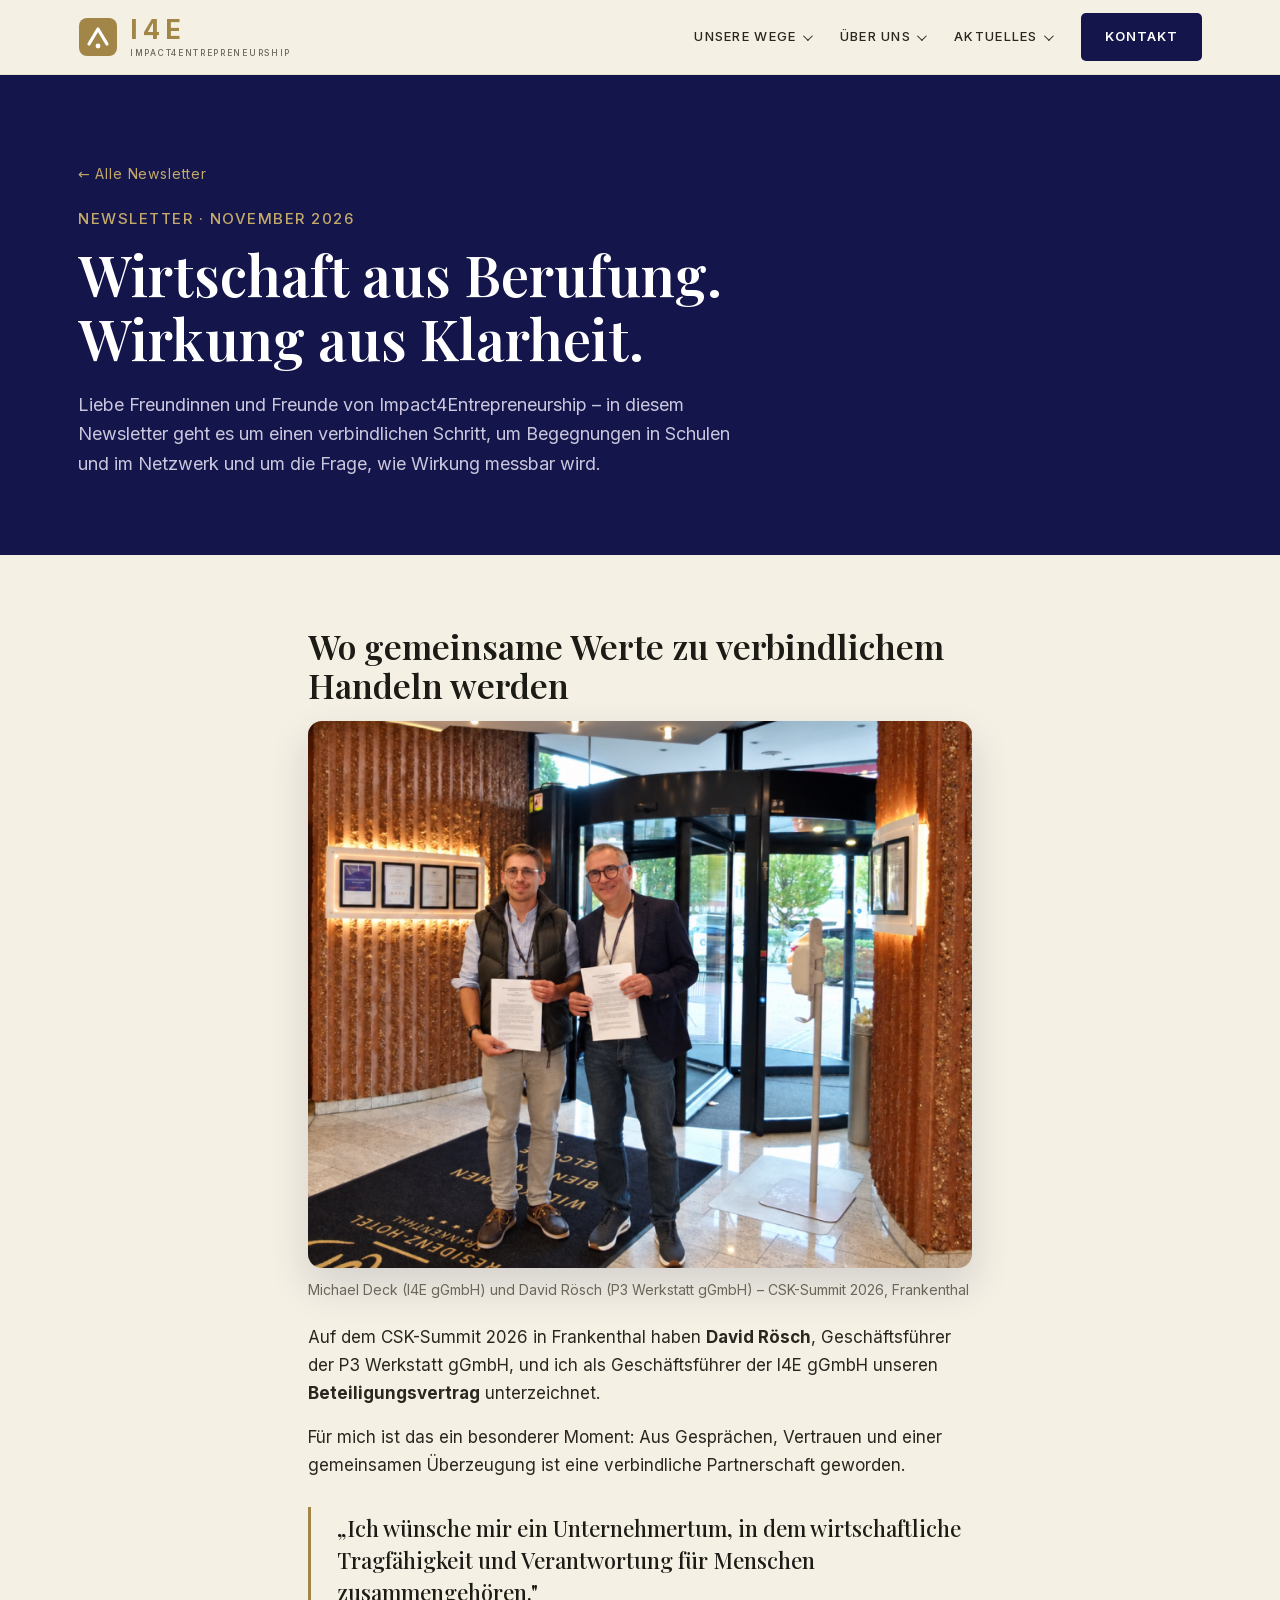
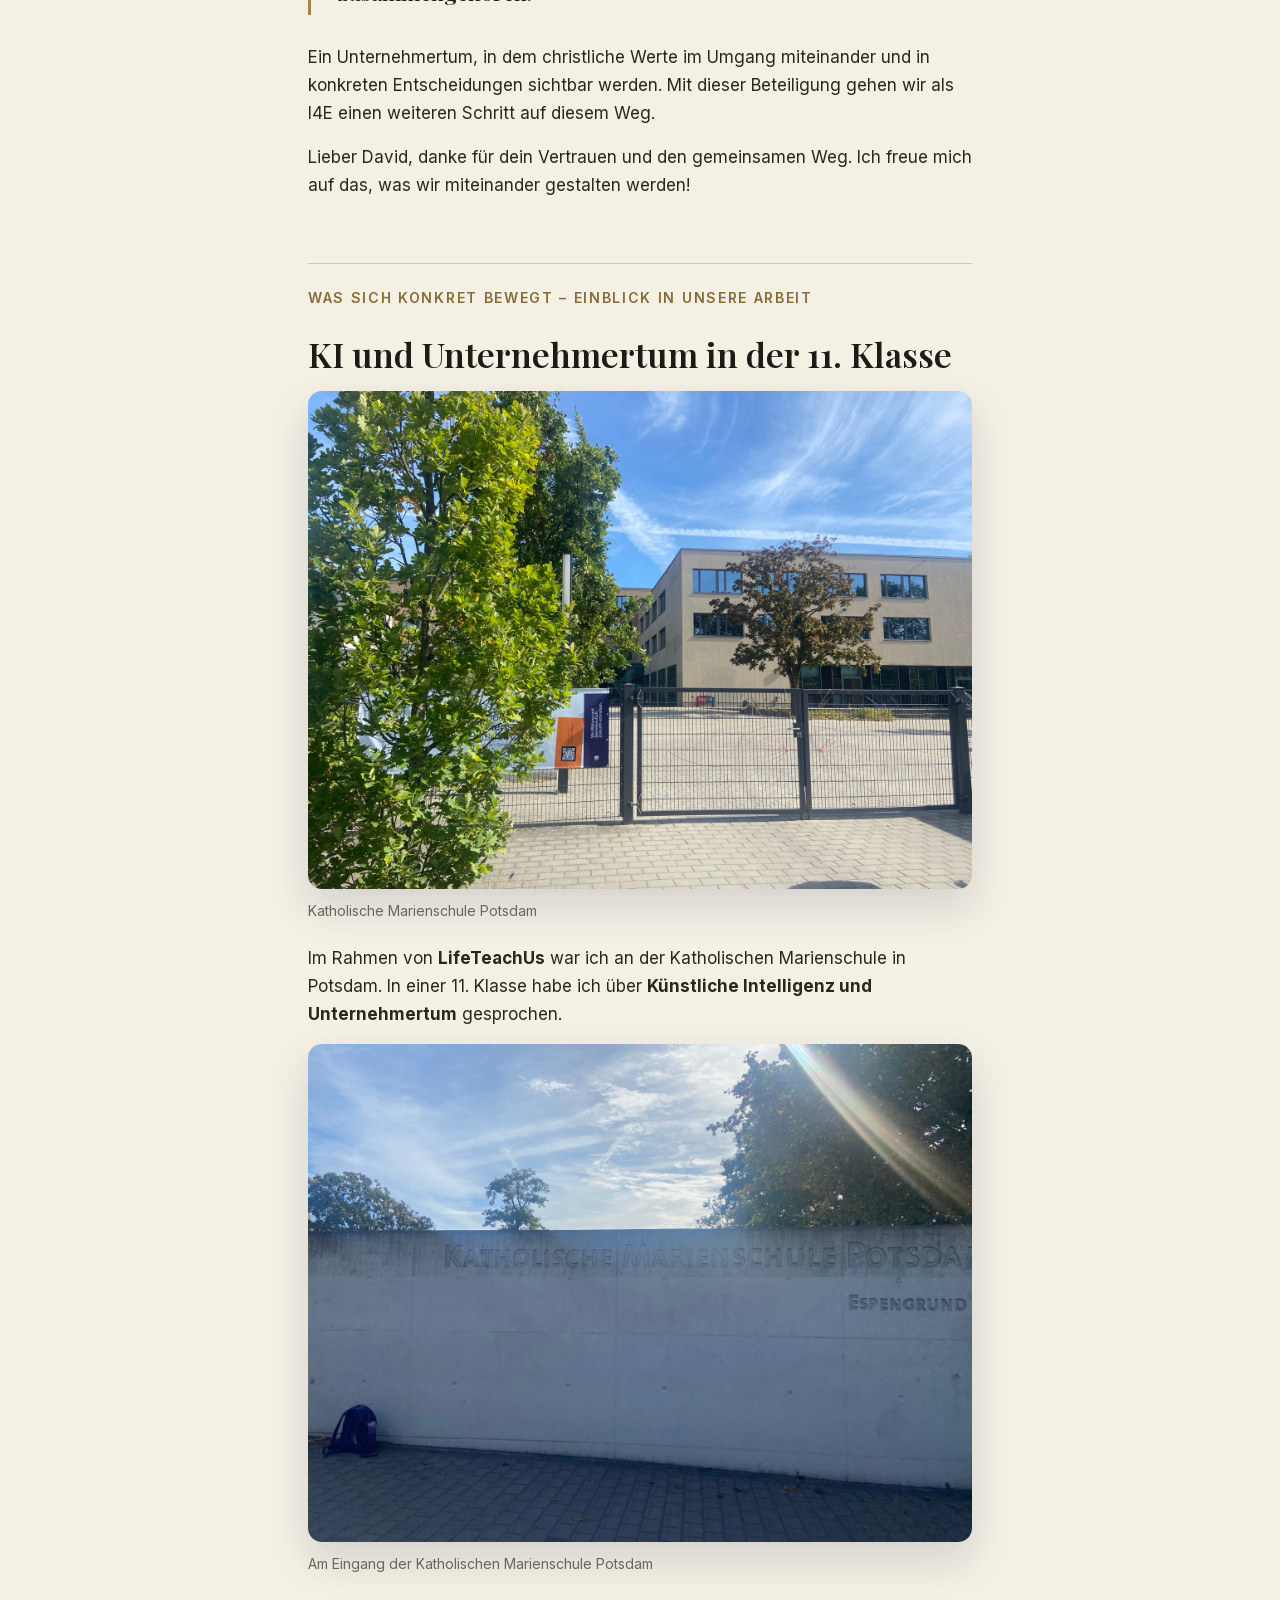
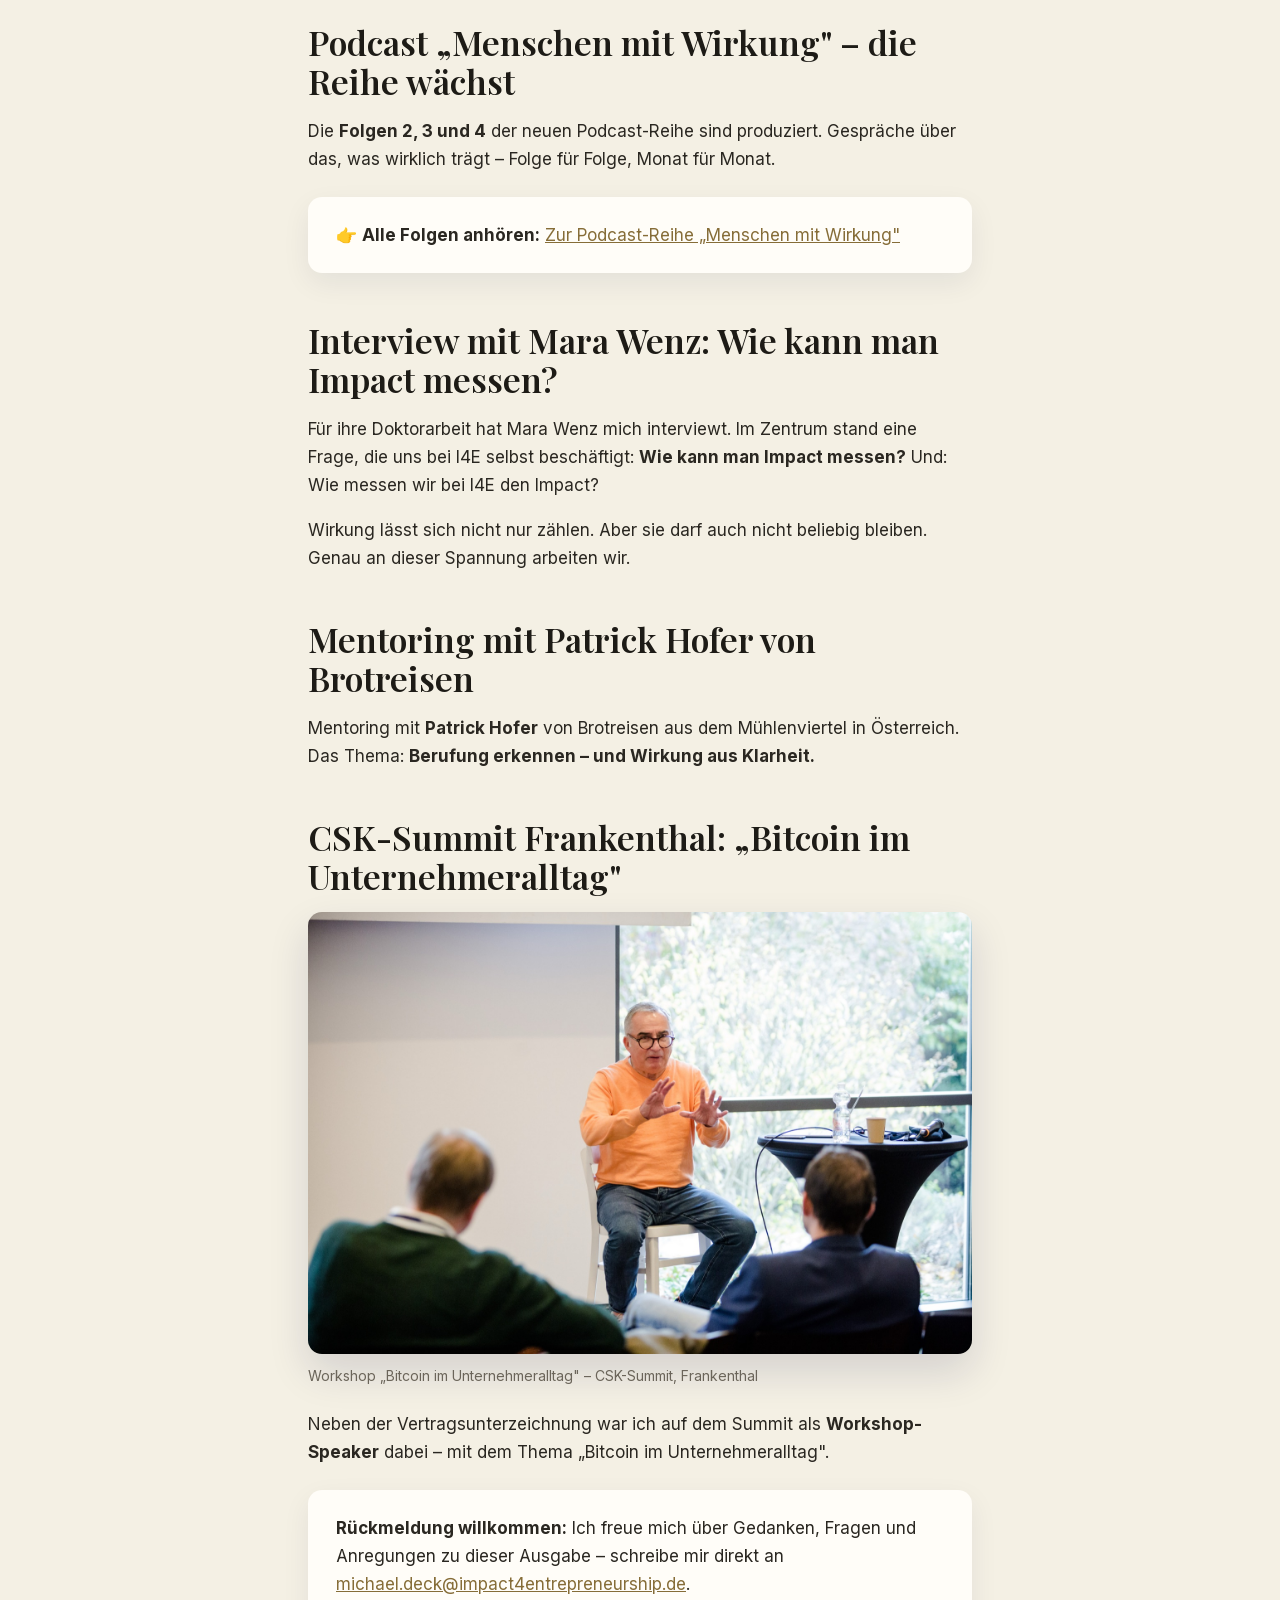
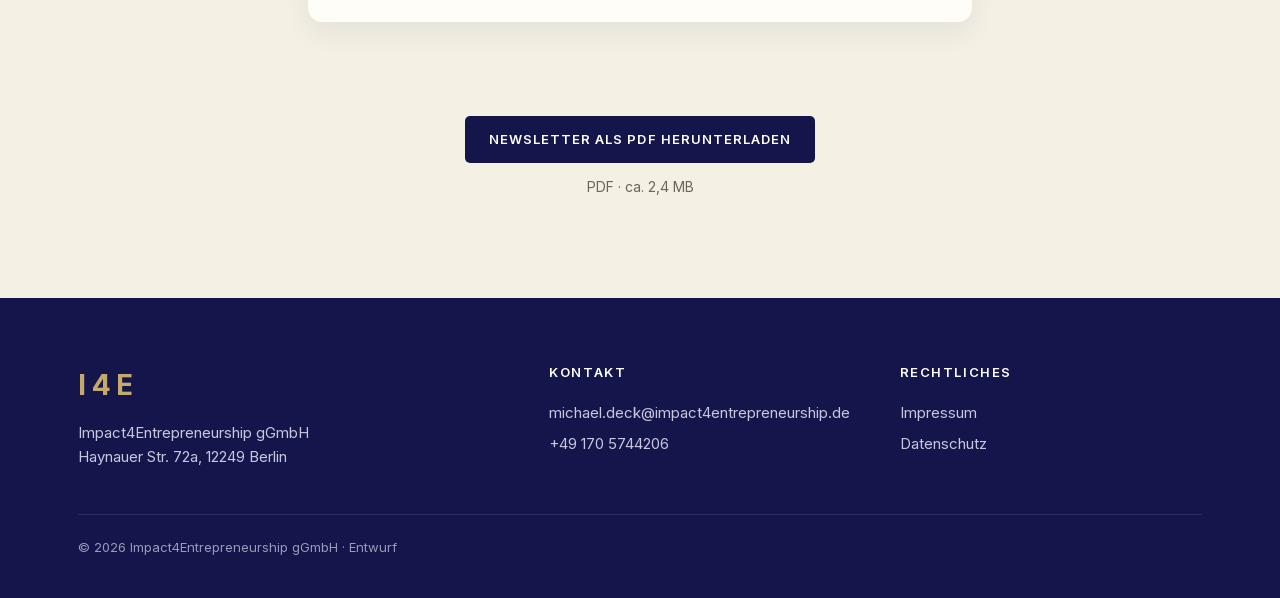
<file: newsletter-november-2026.html>
<!DOCTYPE html>
<html lang="de">
<head>
<meta charset="utf-8">
<meta name="viewport" content="width=device-width,initial-scale=1">
<title>Newsletter November 2026 – Impact4Entrepreneurship gGmbH</title>
<meta name="description" content="I4E Newsletter November 2026 – Beteiligungsvertrag mit der P3 Werkstatt unterzeichnet · KI und Unternehmertum an der Marienschule Potsdam · Podcast-Folgen 2–4 · Interview zur Impact-Messung · Mentoring und Bitcoin-Workshop">
<link rel="icon" href="images/i4e-logo.png">
<link rel="stylesheet" href="fonts/fonts.css">
<style>
:root{
  --creme:#f4f0e4; --creme-dunkel:#ebe5d3; --weiss:#fffdf8;
  --gold:#a28648; --gold-dunkel:#866d38; --gold-hell:#c4a96a; --tinte:#1d1b16; --navy:#14164b;
  --text:#2a2721; --sanft:#6b655a;
  --serif:'Playfair Display',Georgia,serif; --sans:'Inter',system-ui,sans-serif;
}
*{box-sizing:border-box;margin:0;padding:0;}
html{scroll-behavior:smooth;}
body{font-family:var(--sans);background:var(--creme);color:var(--text);line-height:1.65;font-size:17px;}
img{max-width:100%;display:block;}
a{color:inherit;}
.bahn{max-width:1180px;margin:0 auto;padding:0 28px;}

/* ---------- Kopfzeile ---------- */
header{position:sticky;top:0;z-index:50;background:var(--creme);border-bottom:1px solid rgba(162,134,72,.12);}
.kopf{display:flex;align-items:center;justify-content:space-between;height:74px;}
.logo{display:flex;align-items:center;gap:12px;text-decoration:none;color:var(--gold);}
.logo svg{height:40px;width:auto;}
.logo-wort{font-weight:700;font-size:26px;letter-spacing:.2em;line-height:1;text-transform:uppercase;}
.logo-wort small{display:block;font-size:8.5px;font-weight:500;letter-spacing:.2em;margin-top:6px;color:var(--sanft);}
nav{display:flex;align-items:center;gap:30px;}
.nav-punkt{position:relative;}
.nav-punkt>a{font-size:13px;font-weight:500;letter-spacing:.1em;text-transform:uppercase;text-decoration:none;
  padding:26px 0;display:inline-flex;align-items:center;gap:6px;}
.nav-punkt>a::after{content:"";width:6px;height:6px;border-right:1.5px solid currentColor;border-bottom:1.5px solid currentColor;
  transform:rotate(45deg) translateY(-2px);}
.nav-punkt.einzeln>a::after{display:none;}
.unter{position:absolute;top:100%;left:-18px;min-width:230px;background:var(--weiss);border-radius:0 0 12px 12px;
  box-shadow:0 18px 40px rgba(20,22,75,.14);padding:10px 0;display:none;}
.nav-punkt:hover .unter,.nav-punkt:focus-within .unter{display:block;}
.unter a{display:block;padding:9px 22px;font-size:15px;text-decoration:none;}
.unter a:hover{background:var(--creme);color:var(--gold);}
.knopf{display:inline-block;background:var(--navy);color:#fff;text-decoration:none;font-weight:600;font-size:13px;
  letter-spacing:.08em;text-transform:uppercase;padding:13px 24px;border-radius:5px;border:0;cursor:pointer;
  transition:background .2s;}
.knopf:hover{background:var(--gold-dunkel);}
.menue{display:none;background:none;border:0;font-size:28px;color:var(--gold);cursor:pointer;}

/* ---------- Titelbild ---------- */
.titel{position:relative;min-height:560px;display:flex;align-items:center;justify-content:center;text-align:center;color:#fff;overflow:hidden;}
.titel img{position:absolute;inset:0;width:100%;height:100%;object-fit:cover;}
.titel::before{content:"";position:absolute;inset:0;z-index:1;
  background:linear-gradient(180deg,rgba(20,22,75,.55),rgba(20,22,75,.72));}
.titel-text{position:relative;z-index:2;padding:40px 28px;max-width:960px;}
.titel h1{font-family:var(--serif);font-weight:600;font-size:clamp(36px,5.6vw,68px);line-height:1.12;margin-bottom:22px;}
.titel p{font-size:15px;letter-spacing:.2em;text-transform:uppercase;font-weight:500;}

/* ---------- Abschnitte ---------- */
.teil{padding:104px 0;}
.teil.dunkel{background:var(--creme-dunkel);}
.zwei{display:grid;grid-template-columns:1fr 1fr;gap:72px;align-items:center;}
.zwei.dreh .bild{order:-1;}
.auge{font-size:15px;letter-spacing:.1em;text-transform:uppercase;color:var(--gold-dunkel);font-weight:500;margin-bottom:10px;}
h2{font-family:var(--serif);font-weight:600;font-size:clamp(30px,3.6vw,44px);line-height:1.15;color:var(--tinte);margin-bottom:20px;}
.teil p{color:var(--text);margin-bottom:16px;max-width:560px;}
.teil .knopf{margin-top:12px;}
.bild img{width:100%;aspect-ratio:4/3.1;object-fit:cover;border-radius:16px;box-shadow:0 24px 54px rgba(20,22,75,.16);}
.bild.hoch img{aspect-ratio:4/4.6;}

/* ---------- Farbband ---------- */
.band{background:var(--gold);color:var(--tinte);padding:92px 0;text-align:center;}
.band p{font-size:clamp(17px,2vw,22px);letter-spacing:.07em;text-transform:uppercase;font-weight:400;line-height:1.7;max-width:880px;margin:0 auto;}
.band small{display:block;margin-top:22px;font-size:13px;letter-spacing:.14em;opacity:.75;text-transform:uppercase;}

/* ---------- Drei Karten ---------- */
.kopfzeile{text-align:center;max-width:720px;margin:0 auto 54px;}
.kopfzeile p{margin-left:auto;margin-right:auto;}
.drei{display:grid;grid-template-columns:repeat(3,1fr);gap:26px;}
.karte{background:var(--weiss);border-radius:16px;padding:38px 32px;box-shadow:0 14px 36px rgba(20,22,75,.07);}
.karte .nr{font-family:var(--serif);font-size:44px;color:var(--gold);line-height:1;margin-bottom:14px;}
.karte h3{font-family:var(--serif);font-weight:600;font-size:25px;color:var(--tinte);margin-bottom:10px;}
.karte p{font-size:16px;color:var(--sanft);margin:0;}

/* ---------- Aktuelles ---------- */
.neu{display:grid;grid-template-columns:1.15fr 1fr;background:var(--weiss);border-radius:18px;overflow:hidden;box-shadow:0 20px 48px rgba(20,22,75,.1);}
.neu img{width:100%;height:100%;object-fit:cover;min-height:340px;}
.neu-text{padding:48px 44px;display:flex;flex-direction:column;justify-content:center;}
.neu-text h3{font-family:var(--serif);font-weight:600;font-size:29px;line-height:1.2;color:var(--tinte);margin-bottom:14px;}
.neu-text p{color:var(--sanft);font-size:16px;margin:0;}

/* ---------- Fuß ---------- */
footer{background:var(--navy);color:#c9c6dd;padding:64px 0 40px;font-size:15px;}
.fuss{display:grid;grid-template-columns:1.4fr 1fr 1fr;gap:48px;}
footer h4{color:#fff;font-weight:600;font-size:13px;letter-spacing:.12em;text-transform:uppercase;margin-bottom:14px;}
footer a{display:block;text-decoration:none;padding:3px 0;}
footer a:hover{color:#fff;}
.fuss-logo{font-weight:700;font-size:28px;letter-spacing:.2em;color:var(--gold-hell);margin-bottom:12px;}
.klein{margin-top:44px;padding-top:22px;border-top:1px solid rgba(255,255,255,.14);font-size:13px;opacity:.75;}

@media(max-width:900px){
  .zwei,.neu,.drei,.fuss{grid-template-columns:1fr;gap:34px;}
  .zwei.dreh .bild{order:0;}
  .teil{padding:72px 0;}
  .menue{display:block;}
  nav{display:none;position:absolute;top:74px;left:0;right:0;background:var(--creme);flex-direction:column;align-items:flex-start;
    padding:10px 28px 26px;gap:0;border-bottom:1px solid rgba(162,134,72,.12);}
  nav.offen{display:flex;}
  .nav-punkt>a{padding:12px 0;}
  .unter{position:static;display:block;box-shadow:none;background:none;padding:0 0 6px 12px;}
  .nav-punkt>a::after{display:none;}
}

.legal{padding:72px 0 96px;}
.schmal{max-width:780px;}
.legal h1{font-family:var(--serif);font-weight:600;font-size:clamp(34px,4.4vw,52px);color:var(--tinte);margin-bottom:22px;}
.legal h2{font-family:var(--serif);font-weight:600;font-size:23px;color:var(--tinte);margin:34px 0 8px;}
.legal p{margin-bottom:12px;max-width:none;}
.legal a{color:var(--gold-dunkel);}
.adresse{background:var(--weiss);border-radius:14px;padding:22px 28px;margin:18px 0 6px;box-shadow:0 10px 28px rgba(20,22,75,.07);}
.adresse p{margin:2px 0;}
.stand{color:var(--sanft);font-size:14px;margin-top:34px;}


.nl-kopf{background:var(--navy);color:#fff;padding:84px 0 76px;}
.nl-kopf .auge{color:var(--gold-hell);}
.nl-kopf h1{font-family:var(--serif);font-weight:600;font-size:clamp(34px,4.8vw,56px);line-height:1.14;margin-bottom:20px;}
.nl-kopf p{color:#c9c6dd;font-size:18px;max-width:62ch;}
.nl-kopf a{color:var(--gold-hell);}
.ausgaben{max-width:860px;margin:0 auto;display:grid;gap:26px;padding:72px 0 100px;}
.ausgabe{background:var(--weiss);border-radius:16px;padding:38px 36px;box-shadow:0 14px 36px rgba(20,22,75,.07);}
.ausgabe .marke{font-size:13px;letter-spacing:.1em;text-transform:uppercase;color:var(--gold-dunkel);font-weight:600;margin-bottom:10px;}
.ausgabe .marke em{font-style:normal;background:var(--gold);color:var(--tinte);padding:2px 9px;border-radius:100px;margin-left:6px;}
.ausgabe h2{font-size:clamp(24px,2.8vw,31px);margin-bottom:12px;}
.ausgabe p{color:var(--sanft);font-size:16px;margin-bottom:18px;}
.knoepfe{display:flex;flex-wrap:wrap;gap:12px;}
.knopf.hell{background:transparent;color:var(--navy);box-shadow:inset 0 0 0 1.5px var(--navy);}
.knopf.hell:hover{background:var(--navy);color:#fff;}
.artikel{padding:72px 0 40px;}
.col{max-width:720px;margin:0 auto;padding:0 28px;}
.col h2{font-size:clamp(26px,3vw,34px);margin:48px 0 16px;}
.col h2:first-child{margin-top:0;}
.col h3{font-family:var(--serif);font-weight:600;font-size:23px;color:var(--tinte);margin:32px 0 10px;}
.col p{margin-bottom:16px;}
.col a{color:var(--gold-dunkel);}
.rubrik{display:block;font-size:14px;letter-spacing:.12em;text-transform:uppercase;color:var(--gold-dunkel);font-weight:600;
  margin:64px 0 -22px;padding-top:22px;border-top:1px solid rgba(162,134,72,.4);}
.col figure{margin:8px 0 22px;}
.col figure img{width:100%;border-radius:14px;box-shadow:0 18px 40px rgba(20,22,75,.14);}
.col figcaption{font-size:14px;color:var(--sanft);margin-top:10px;}
.zitat{font-family:var(--serif);font-size:22px;line-height:1.45;color:var(--tinte);border-left:3px solid var(--gold);
  padding:6px 0 6px 26px;margin:28px 0;}
.punkte{margin:0 0 18px 0;padding-left:22px;}
.punkte li{margin-bottom:8px;}
.punkte li::marker{color:var(--gold);}
.hinweis-karte{background:var(--weiss);border-radius:14px;padding:24px 28px;margin:24px 0;box-shadow:0 10px 28px rgba(20,22,75,.07);}
.hinweis-karte p:last-child{margin-bottom:0;}
.download{text-align:center;padding:30px 28px 100px;}
.download .hinweis{font-size:14px;color:var(--sanft);margin-top:12px;}
.zurueck{display:inline-block;margin-bottom:22px;font-size:14px;color:var(--gold-hell);text-decoration:none;letter-spacing:.06em;}
@media(max-width:900px){.ausgabe{padding:30px 24px;}}

/* ---- PRINT ---- */
@page{size:A4;margin:16mm 0;}
@page :first{margin-top:0;}
@media print{
  body{font-size:12.5pt;background:#fff;-webkit-print-color-adjust:exact;print-color-adjust:exact;}
  header,footer,.download,.zurueck,.menue{display:none!important;}
  .nl-kopf{padding:34px 0 30px;}
  .nl-kopf h1{font-size:30pt;}
  .artikel{padding:26px 0 0;}
  .col{max-width:none;padding:0 18mm;}
  .nl-kopf .bahn{padding:0 18mm;}
  .col figure,.zitat,.hinweis-karte,.punkte{break-inside:avoid;}
  .col h2,.col h3,.rubrik{break-after:avoid;}
  .col figure img{max-height:105mm;width:auto;max-width:100%;margin:0 auto;}
  a{text-decoration:none;}
}
/* ---- /PRINT ---- */
</style>
</head>
<body>
<header>
  <div class="bahn kopf">
    <a class="logo" href="index.html#oben" aria-label="I4E – Startseite">
      <svg viewBox="0 0 40 40" aria-hidden="true">
        <rect x="1" y="1" width="38" height="38" rx="8" fill="#a28648"/>
        <path d="M11 27 L20 12 L29 27" fill="none" stroke="#fff" stroke-width="3.2" stroke-linecap="round" stroke-linejoin="round"/>
        <circle cx="20" cy="29" r="2.4" fill="#fff"/>
      </svg>
      <span class="logo-wort">I4E<small>Impact4Entrepreneurship</small></span>
    </a>
    <button class="menue" id="menue" aria-label="Menü öffnen" aria-expanded="false">☰</button>
    <nav id="nav">
      <div class="nav-punkt"><a href="index.html#wege">Unsere Wege</a>
        <div class="unter">
          <a href="index.html#stipendien">Stipendien</a>
          <a href="index.html#beteiligungen">Beteiligungen</a>
          <a href="index.html#begleitung">Begleitung</a>
        </div>
      </div>
      <div class="nav-punkt"><a href="index.html#ueber">Über uns</a>
        <div class="unter">
          <a href="index.html#auftrag">Unser Auftrag</a>
          <a href="index.html#modell">Wirkungsmodell</a>
          <a href="index.html#auftrag">Leitbild</a>
        </div>
      </div>
      <div class="nav-punkt"><a href="index.html#aktuelles">Aktuelles</a>
        <div class="unter">
          <a href="newsletter.html">Neuigkeiten</a>
          <a href="podcast.html">Podcast „Menschen mit Wirkung“</a>
        </div>
      </div>
      <a class="knopf" href="index.html#kontakt">Kontakt</a>
    </nav>
  </div>
</header>
<main>
<section class="nl-kopf">
  <div class="bahn">
    <a class="zurueck" href="newsletter.html">← Alle Newsletter</a>
    <div class="auge">Newsletter · November 2026</div>
    <h1>Wirtschaft aus Berufung.<br>Wirkung aus Klarheit.</h1>
    <p>Liebe Freundinnen und Freunde von Impact4Entrepreneurship – in diesem Newsletter geht es um einen verbindlichen Schritt, um Begegnungen in Schulen und im Netzwerk und um die Frage, wie Wirkung messbar wird.</p>
  </div>
</section>
<article class="artikel">
  <div class="col">

<h2>Wo gemeinsame Werte zu verbindlichem Handeln werden</h2>
    <figure>
      <img src="images/newsletter-11-2026-vertrag.jpg" alt="Michael Deck und David Rösch mit den unterzeichneten Vertragsunterlagen im Eingang des Tagungshotels in Frankenthal">
      <figcaption>Michael Deck (I4E gGmbH) und David Rösch (P3 Werkstatt gGmbH) – CSK-Summit 2026, Frankenthal</figcaption>
    </figure>
    <p>Auf dem CSK-Summit 2026 in Frankenthal haben <strong>David Rösch</strong>, Geschäftsführer der P3 Werkstatt gGmbH, und ich als Geschäftsführer der I4E gGmbH unseren <strong>Beteiligungsvertrag</strong> unterzeichnet.</p>
    <p>Für mich ist das ein besonderer Moment: Aus Gesprächen, Vertrauen und einer gemeinsamen Überzeugung ist eine verbindliche Partnerschaft geworden.</p>
    <div class="zitat">„Ich wünsche mir ein Unternehmertum, in dem wirtschaftliche Tragfähigkeit und Verantwortung für Menschen zusammengehören."</div>
    <p>Ein Unternehmertum, in dem christliche Werte im Umgang miteinander und in konkreten Entscheidungen sichtbar werden. Mit dieser Beteiligung gehen wir als I4E einen weiteren Schritt auf diesem Weg.</p>
    <p>Lieber David, danke für dein Vertrauen und den gemeinsamen Weg. Ich freue mich auf das, was wir miteinander gestalten werden!</p>

    <span class="rubrik">Was sich konkret bewegt – Einblick in unsere Arbeit</span>

    <h2>KI und Unternehmertum in der 11. Klasse</h2>
    <figure>
      <img src="images/newsletter-11-2026-potsdam-schule.jpg" alt="Schulgebäude der Katholischen Marienschule Potsdam hinter dem Schultor">
      <figcaption>Katholische Marienschule Potsdam</figcaption>
    </figure>
    <p>Im Rahmen von <strong>LifeTeachUs</strong> war ich an der Katholischen Marienschule in Potsdam. In einer 11. Klasse habe ich über <strong>Künstliche Intelligenz und Unternehmertum</strong> gesprochen.</p>
    <figure>
      <img src="images/newsletter-11-2026-potsdam-schild.jpg" alt="Mauer mit dem Schriftzug Katholische Marienschule Potsdam">
      <figcaption>Am Eingang der Katholischen Marienschule Potsdam</figcaption>
    </figure>

    <h2>Podcast „Menschen mit Wirkung" – die Reihe wächst</h2>
    <p>Die <strong>Folgen 2, 3 und 4</strong> der neuen Podcast-Reihe sind produziert. Gespräche über das, was wirklich trägt – Folge für Folge, Monat für Monat.</p>
    <div class="hinweis-karte">
      <p>👉 <strong>Alle Folgen anhören:</strong> <a href="podcast.html">Zur Podcast-Reihe „Menschen mit Wirkung"</a></p>
    </div>

    <h2>Interview mit Mara Wenz: Wie kann man Impact messen?</h2>
    <p>Für ihre Doktorarbeit hat Mara Wenz mich interviewt. Im Zentrum stand eine Frage, die uns bei I4E selbst beschäftigt: <strong>Wie kann man Impact messen?</strong> Und: Wie messen wir bei I4E den Impact?</p>
    <p>Wirkung lässt sich nicht nur zählen. Aber sie darf auch nicht beliebig bleiben. Genau an dieser Spannung arbeiten wir.</p>

    <h2>Mentoring mit Patrick Hofer von Brotreisen</h2>
    <p>Mentoring mit <strong>Patrick Hofer</strong> von Brotreisen aus dem Mühlenviertel in Österreich. Das Thema: <strong>Berufung erkennen – und Wirkung aus Klarheit.</strong></p>

    <h2>CSK-Summit Frankenthal: „Bitcoin im Unternehmeralltag"</h2>
    <figure>
      <img src="images/newsletter-11-2026-workshop.jpg" alt="Michael Deck sitzt auf einem Hocker und spricht vor Zuhörern im Workshop">
      <figcaption>Workshop „Bitcoin im Unternehmeralltag" – CSK-Summit, Frankenthal</figcaption>
    </figure>
    <p>Neben der Vertragsunterzeichnung war ich auf dem Summit als <strong>Workshop-Speaker</strong> dabei – mit dem Thema „Bitcoin im Unternehmeralltag".</p>

    <div class="hinweis-karte">
      <p><strong>Rückmeldung willkommen:</strong> Ich freue mich über Gedanken, Fragen und Anregungen zu dieser Ausgabe – schreibe mir direkt an <a href="mailto:michael.deck@impact4entrepreneurship.de">michael.deck@impact4entrepreneurship.de</a>.</p>
    </div>

  </div>
</article>
<div class="download">
  <a href="I4E-Newsletter-November-2026.pdf" class="knopf" download>Newsletter als PDF herunterladen</a>
  <p class="hinweis">PDF · ca. 2,4 MB</p>
</div>
</main>
<footer id="kontakt">
  <div class="bahn">
    <div class="fuss">
      <div>
        <div class="fuss-logo">I4E</div>
        <p>Impact4Entrepreneurship gGmbH<br>Haynauer Str. 72a, 12249 Berlin</p>
      </div>
      <div>
        <h4>Kontakt</h4>
        <a href="mailto:michael.deck@impact4entrepreneurship.de">michael.deck@impact4entrepreneurship.de</a>
        <a href="tel:+491705744206">+49 170 5744206</a>
      </div>
      <div>
        <h4>Rechtliches</h4>
        <a href="impressum.html">Impressum</a>
        <a href="datenschutz.html">Datenschutz</a>
      </div>
    </div>
    <div class="klein">© 2026 Impact4Entrepreneurship gGmbH · Entwurf</div>
  </div>
</footer>
<script>
var m=document.getElementById('menue'),n=document.getElementById('nav');
m.addEventListener('click',function(){var o=n.classList.toggle('offen');m.setAttribute('aria-expanded',o);});
n.addEventListener('click',function(e){if(e.target.tagName==='A')n.classList.remove('offen');});
</script>
</body>
</html>
</file>
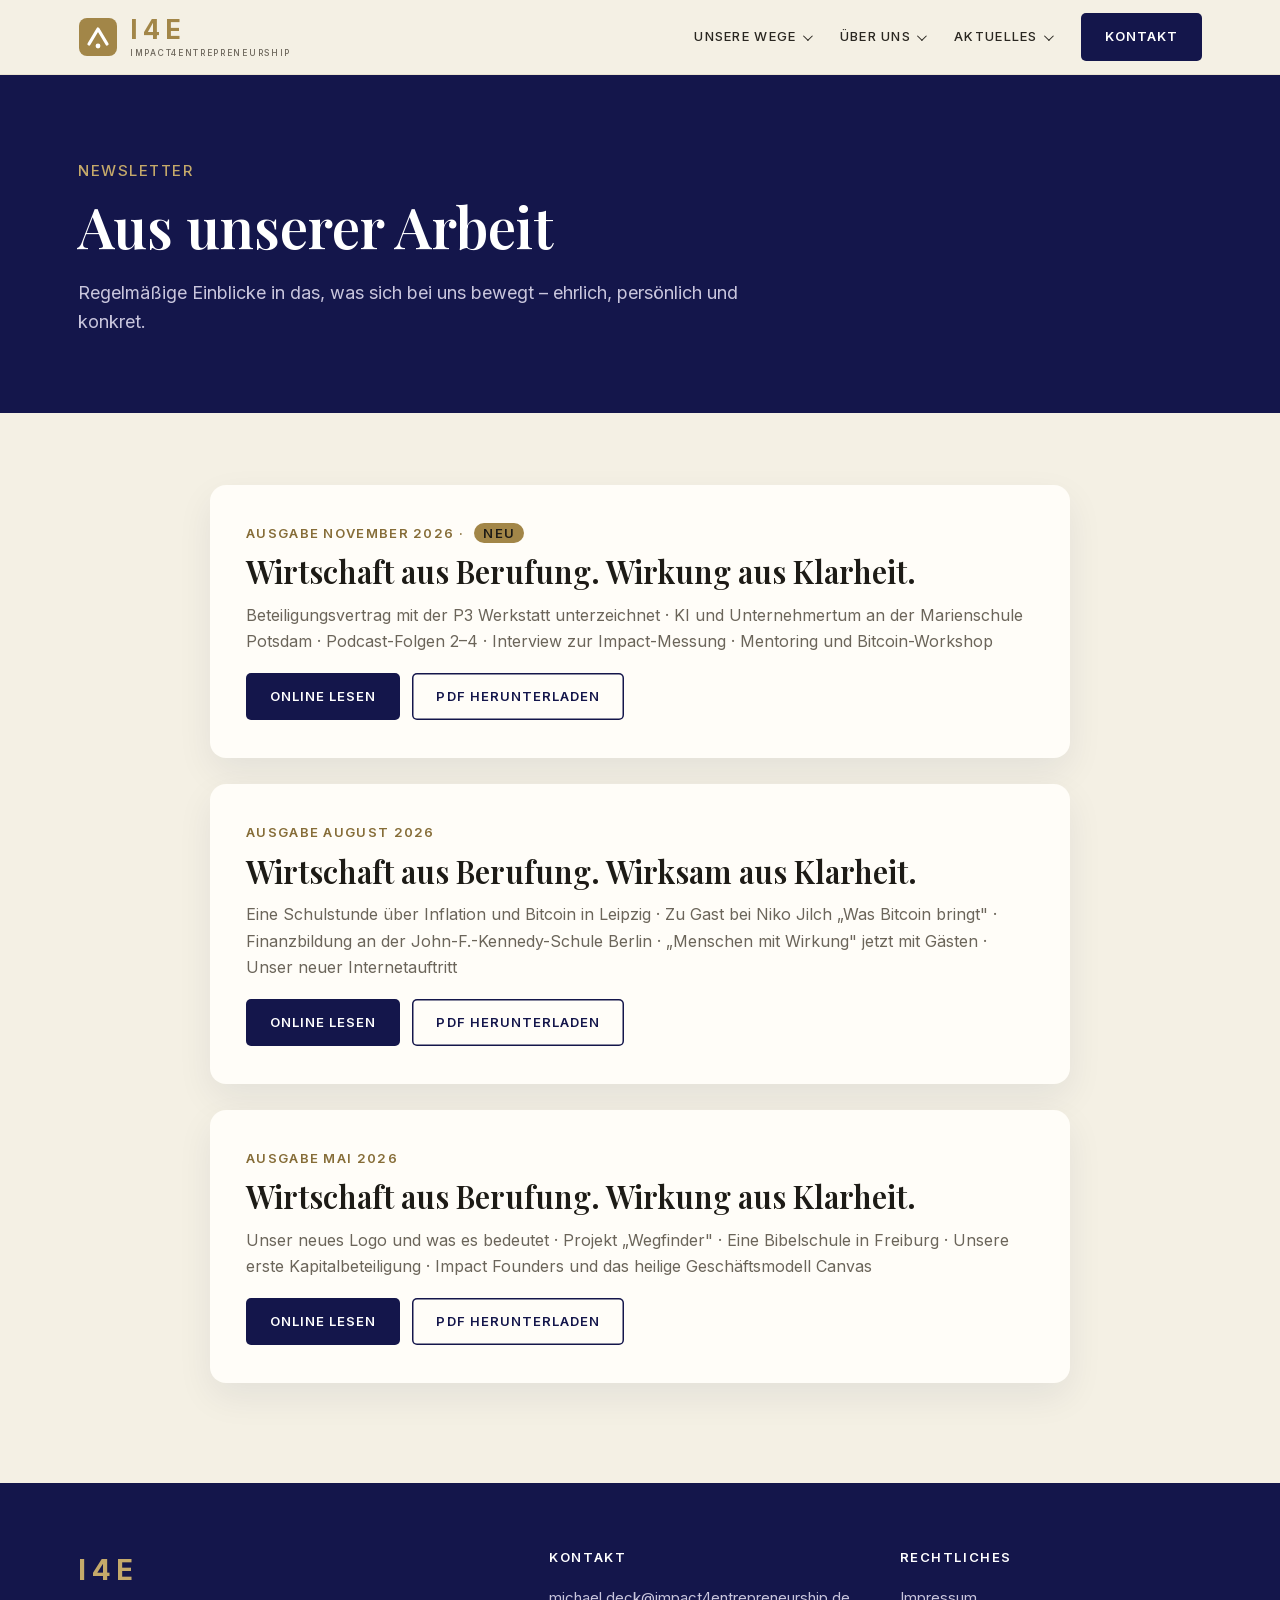
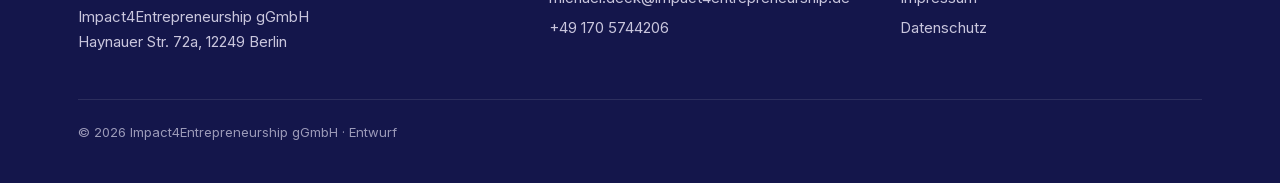
<file: newsletter.html>
<!DOCTYPE html>
<html lang="de">
<head>
<meta charset="utf-8">
<meta name="viewport" content="width=device-width,initial-scale=1">
<title>Newsletter – Aus unserer Arbeit | I4E</title>
<meta name="description" content="Regelmäßige Einblicke in die Arbeit von Impact4Entrepreneurship.">
<link rel="icon" href="images/i4e-logo.png">
<link rel="stylesheet" href="fonts/fonts.css">
<style>
:root{
  --creme:#f4f0e4; --creme-dunkel:#ebe5d3; --weiss:#fffdf8;
  --gold:#a28648; --gold-dunkel:#866d38; --gold-hell:#c4a96a; --tinte:#1d1b16; --navy:#14164b;
  --text:#2a2721; --sanft:#6b655a;
  --serif:'Playfair Display',Georgia,serif; --sans:'Inter',system-ui,sans-serif;
}
*{box-sizing:border-box;margin:0;padding:0;}
html{scroll-behavior:smooth;}
body{font-family:var(--sans);background:var(--creme);color:var(--text);line-height:1.65;font-size:17px;}
img{max-width:100%;display:block;}
a{color:inherit;}
.bahn{max-width:1180px;margin:0 auto;padding:0 28px;}

/* ---------- Kopfzeile ---------- */
header{position:sticky;top:0;z-index:50;background:var(--creme);border-bottom:1px solid rgba(162,134,72,.12);}
.kopf{display:flex;align-items:center;justify-content:space-between;height:74px;}
.logo{display:flex;align-items:center;gap:12px;text-decoration:none;color:var(--gold);}
.logo svg{height:40px;width:auto;}
.logo-wort{font-weight:700;font-size:26px;letter-spacing:.2em;line-height:1;text-transform:uppercase;}
.logo-wort small{display:block;font-size:8.5px;font-weight:500;letter-spacing:.2em;margin-top:6px;color:var(--sanft);}
nav{display:flex;align-items:center;gap:30px;}
.nav-punkt{position:relative;}
.nav-punkt>a{font-size:13px;font-weight:500;letter-spacing:.1em;text-transform:uppercase;text-decoration:none;
  padding:26px 0;display:inline-flex;align-items:center;gap:6px;}
.nav-punkt>a::after{content:"";width:6px;height:6px;border-right:1.5px solid currentColor;border-bottom:1.5px solid currentColor;
  transform:rotate(45deg) translateY(-2px);}
.nav-punkt.einzeln>a::after{display:none;}
.unter{position:absolute;top:100%;left:-18px;min-width:230px;background:var(--weiss);border-radius:0 0 12px 12px;
  box-shadow:0 18px 40px rgba(20,22,75,.14);padding:10px 0;display:none;}
.nav-punkt:hover .unter,.nav-punkt:focus-within .unter{display:block;}
.unter a{display:block;padding:9px 22px;font-size:15px;text-decoration:none;}
.unter a:hover{background:var(--creme);color:var(--gold);}
.knopf{display:inline-block;background:var(--navy);color:#fff;text-decoration:none;font-weight:600;font-size:13px;
  letter-spacing:.08em;text-transform:uppercase;padding:13px 24px;border-radius:5px;border:0;cursor:pointer;
  transition:background .2s;}
.knopf:hover{background:var(--gold-dunkel);}
.menue{display:none;background:none;border:0;font-size:28px;color:var(--gold);cursor:pointer;}

/* ---------- Titelbild ---------- */
.titel{position:relative;min-height:560px;display:flex;align-items:center;justify-content:center;text-align:center;color:#fff;overflow:hidden;}
.titel img{position:absolute;inset:0;width:100%;height:100%;object-fit:cover;}
.titel::before{content:"";position:absolute;inset:0;z-index:1;
  background:linear-gradient(180deg,rgba(20,22,75,.55),rgba(20,22,75,.72));}
.titel-text{position:relative;z-index:2;padding:40px 28px;max-width:960px;}
.titel h1{font-family:var(--serif);font-weight:600;font-size:clamp(36px,5.6vw,68px);line-height:1.12;margin-bottom:22px;}
.titel p{font-size:15px;letter-spacing:.2em;text-transform:uppercase;font-weight:500;}

/* ---------- Abschnitte ---------- */
.teil{padding:104px 0;}
.teil.dunkel{background:var(--creme-dunkel);}
.zwei{display:grid;grid-template-columns:1fr 1fr;gap:72px;align-items:center;}
.zwei.dreh .bild{order:-1;}
.auge{font-size:15px;letter-spacing:.1em;text-transform:uppercase;color:var(--gold-dunkel);font-weight:500;margin-bottom:10px;}
h2{font-family:var(--serif);font-weight:600;font-size:clamp(30px,3.6vw,44px);line-height:1.15;color:var(--tinte);margin-bottom:20px;}
.teil p{color:var(--text);margin-bottom:16px;max-width:560px;}
.teil .knopf{margin-top:12px;}
.bild img{width:100%;aspect-ratio:4/3.1;object-fit:cover;border-radius:16px;box-shadow:0 24px 54px rgba(20,22,75,.16);}
.bild.hoch img{aspect-ratio:4/4.6;}

/* ---------- Farbband ---------- */
.band{background:var(--gold);color:var(--tinte);padding:92px 0;text-align:center;}
.band p{font-size:clamp(17px,2vw,22px);letter-spacing:.07em;text-transform:uppercase;font-weight:400;line-height:1.7;max-width:880px;margin:0 auto;}
.band small{display:block;margin-top:22px;font-size:13px;letter-spacing:.14em;opacity:.75;text-transform:uppercase;}

/* ---------- Drei Karten ---------- */
.kopfzeile{text-align:center;max-width:720px;margin:0 auto 54px;}
.kopfzeile p{margin-left:auto;margin-right:auto;}
.drei{display:grid;grid-template-columns:repeat(3,1fr);gap:26px;}
.karte{background:var(--weiss);border-radius:16px;padding:38px 32px;box-shadow:0 14px 36px rgba(20,22,75,.07);}
.karte .nr{font-family:var(--serif);font-size:44px;color:var(--gold);line-height:1;margin-bottom:14px;}
.karte h3{font-family:var(--serif);font-weight:600;font-size:25px;color:var(--tinte);margin-bottom:10px;}
.karte p{font-size:16px;color:var(--sanft);margin:0;}

/* ---------- Aktuelles ---------- */
.neu{display:grid;grid-template-columns:1.15fr 1fr;background:var(--weiss);border-radius:18px;overflow:hidden;box-shadow:0 20px 48px rgba(20,22,75,.1);}
.neu img{width:100%;height:100%;object-fit:cover;min-height:340px;}
.neu-text{padding:48px 44px;display:flex;flex-direction:column;justify-content:center;}
.neu-text h3{font-family:var(--serif);font-weight:600;font-size:29px;line-height:1.2;color:var(--tinte);margin-bottom:14px;}
.neu-text p{color:var(--sanft);font-size:16px;margin:0;}

/* ---------- Fuß ---------- */
footer{background:var(--navy);color:#c9c6dd;padding:64px 0 40px;font-size:15px;}
.fuss{display:grid;grid-template-columns:1.4fr 1fr 1fr;gap:48px;}
footer h4{color:#fff;font-weight:600;font-size:13px;letter-spacing:.12em;text-transform:uppercase;margin-bottom:14px;}
footer a{display:block;text-decoration:none;padding:3px 0;}
footer a:hover{color:#fff;}
.fuss-logo{font-weight:700;font-size:28px;letter-spacing:.2em;color:var(--gold-hell);margin-bottom:12px;}
.klein{margin-top:44px;padding-top:22px;border-top:1px solid rgba(255,255,255,.14);font-size:13px;opacity:.75;}

@media(max-width:900px){
  .zwei,.neu,.drei,.fuss{grid-template-columns:1fr;gap:34px;}
  .zwei.dreh .bild{order:0;}
  .teil{padding:72px 0;}
  .menue{display:block;}
  nav{display:none;position:absolute;top:74px;left:0;right:0;background:var(--creme);flex-direction:column;align-items:flex-start;
    padding:10px 28px 26px;gap:0;border-bottom:1px solid rgba(162,134,72,.12);}
  nav.offen{display:flex;}
  .nav-punkt>a{padding:12px 0;}
  .unter{position:static;display:block;box-shadow:none;background:none;padding:0 0 6px 12px;}
  .nav-punkt>a::after{display:none;}
}

.legal{padding:72px 0 96px;}
.schmal{max-width:780px;}
.legal h1{font-family:var(--serif);font-weight:600;font-size:clamp(34px,4.4vw,52px);color:var(--tinte);margin-bottom:22px;}
.legal h2{font-family:var(--serif);font-weight:600;font-size:23px;color:var(--tinte);margin:34px 0 8px;}
.legal p{margin-bottom:12px;max-width:none;}
.legal a{color:var(--gold-dunkel);}
.adresse{background:var(--weiss);border-radius:14px;padding:22px 28px;margin:18px 0 6px;box-shadow:0 10px 28px rgba(20,22,75,.07);}
.adresse p{margin:2px 0;}
.stand{color:var(--sanft);font-size:14px;margin-top:34px;}


.nl-kopf{background:var(--navy);color:#fff;padding:84px 0 76px;}
.nl-kopf .auge{color:var(--gold-hell);}
.nl-kopf h1{font-family:var(--serif);font-weight:600;font-size:clamp(34px,4.8vw,56px);line-height:1.14;margin-bottom:20px;}
.nl-kopf p{color:#c9c6dd;font-size:18px;max-width:62ch;}
.nl-kopf a{color:var(--gold-hell);}
.ausgaben{max-width:860px;margin:0 auto;display:grid;gap:26px;padding:72px 0 100px;}
.ausgabe{background:var(--weiss);border-radius:16px;padding:38px 36px;box-shadow:0 14px 36px rgba(20,22,75,.07);}
.ausgabe .marke{font-size:13px;letter-spacing:.1em;text-transform:uppercase;color:var(--gold-dunkel);font-weight:600;margin-bottom:10px;}
.ausgabe .marke em{font-style:normal;background:var(--gold);color:var(--tinte);padding:2px 9px;border-radius:100px;margin-left:6px;}
.ausgabe h2{font-size:clamp(24px,2.8vw,31px);margin-bottom:12px;}
.ausgabe p{color:var(--sanft);font-size:16px;margin-bottom:18px;}
.knoepfe{display:flex;flex-wrap:wrap;gap:12px;}
.knopf.hell{background:transparent;color:var(--navy);box-shadow:inset 0 0 0 1.5px var(--navy);}
.knopf.hell:hover{background:var(--navy);color:#fff;}
.artikel{padding:72px 0 40px;}
.col{max-width:720px;margin:0 auto;padding:0 28px;}
.col h2{font-size:clamp(26px,3vw,34px);margin:48px 0 16px;}
.col h2:first-child{margin-top:0;}
.col h3{font-family:var(--serif);font-weight:600;font-size:23px;color:var(--tinte);margin:32px 0 10px;}
.col p{margin-bottom:16px;}
.col a{color:var(--gold-dunkel);}
.rubrik{display:block;font-size:14px;letter-spacing:.12em;text-transform:uppercase;color:var(--gold-dunkel);font-weight:600;
  margin:64px 0 -22px;padding-top:22px;border-top:1px solid rgba(162,134,72,.4);}
.col figure{margin:8px 0 22px;}
.col figure img{width:100%;border-radius:14px;box-shadow:0 18px 40px rgba(20,22,75,.14);}
.col figcaption{font-size:14px;color:var(--sanft);margin-top:10px;}
.zitat{font-family:var(--serif);font-size:22px;line-height:1.45;color:var(--tinte);border-left:3px solid var(--gold);
  padding:6px 0 6px 26px;margin:28px 0;}
.punkte{margin:0 0 18px 0;padding-left:22px;}
.punkte li{margin-bottom:8px;}
.punkte li::marker{color:var(--gold);}
.hinweis-karte{background:var(--weiss);border-radius:14px;padding:24px 28px;margin:24px 0;box-shadow:0 10px 28px rgba(20,22,75,.07);}
.hinweis-karte p:last-child{margin-bottom:0;}
.download{text-align:center;padding:30px 28px 100px;}
.download .hinweis{font-size:14px;color:var(--sanft);margin-top:12px;}
.zurueck{display:inline-block;margin-bottom:22px;font-size:14px;color:var(--gold-hell);text-decoration:none;letter-spacing:.06em;}
@media(max-width:900px){.ausgabe{padding:30px 24px;}}
</style>
</head>
<body>
<header>
  <div class="bahn kopf">
    <a class="logo" href="index.html#oben" aria-label="I4E – Startseite">
      <svg viewBox="0 0 40 40" aria-hidden="true">
        <rect x="1" y="1" width="38" height="38" rx="8" fill="#a28648"/>
        <path d="M11 27 L20 12 L29 27" fill="none" stroke="#fff" stroke-width="3.2" stroke-linecap="round" stroke-linejoin="round"/>
        <circle cx="20" cy="29" r="2.4" fill="#fff"/>
      </svg>
      <span class="logo-wort">I4E<small>Impact4Entrepreneurship</small></span>
    </a>
    <button class="menue" id="menue" aria-label="Menü öffnen" aria-expanded="false">☰</button>
    <nav id="nav">
      <div class="nav-punkt"><a href="index.html#wege">Unsere Wege</a>
        <div class="unter">
          <a href="index.html#stipendien">Stipendien</a>
          <a href="index.html#beteiligungen">Beteiligungen</a>
          <a href="index.html#begleitung">Begleitung</a>
        </div>
      </div>
      <div class="nav-punkt"><a href="index.html#ueber">Über uns</a>
        <div class="unter">
          <a href="index.html#auftrag">Unser Auftrag</a>
          <a href="index.html#modell">Wirkungsmodell</a>
          <a href="index.html#auftrag">Leitbild</a>
        </div>
      </div>
      <div class="nav-punkt"><a href="index.html#aktuelles">Aktuelles</a>
        <div class="unter">
          <a href="newsletter.html">Neuigkeiten</a>
          <a href="podcast.html">Podcast „Menschen mit Wirkung“</a>
        </div>
      </div>
      <a class="knopf" href="index.html#kontakt">Kontakt</a>
    </nav>
  </div>
</header>
<main>
<section class="nl-kopf">
  <div class="bahn">
    <div class="auge">Newsletter</div>
    <h1>Aus unserer Arbeit</h1>
    <p>Regelmäßige Einblicke in das, was sich bei uns bewegt – ehrlich, persönlich und konkret.</p>
  </div>
</section>
<section>
  <div class="bahn">
    <div class="ausgaben">
      <div class="ausgabe">
        <div class="marke">Ausgabe November 2026 · <em>neu</em></div>
        <h2>Wirtschaft aus Berufung. Wirkung aus Klarheit.</h2>
        <p>Beteiligungsvertrag mit der P3 Werkstatt unterzeichnet · KI und Unternehmertum an der Marienschule Potsdam · Podcast-Folgen 2–4 · Interview zur Impact-Messung · Mentoring und Bitcoin-Workshop</p>
        <div class="knoepfe">
          <a class="knopf" href="newsletter-november-2026.html">Online lesen</a>
          <a class="knopf hell" href="I4E-Newsletter-November-2026.pdf">PDF herunterladen</a>
        </div>
      </div>
      <div class="ausgabe">
        <div class="marke">Ausgabe August 2026</div>
        <h2>Wirtschaft aus Berufung. Wirksam aus Klarheit.</h2>
        <p>Eine Schulstunde über Inflation und Bitcoin in Leipzig · Zu Gast bei Niko Jilch
        „Was Bitcoin bringt" · Finanzbildung an der John-F.-Kennedy-Schule Berlin ·
        „Menschen mit Wirkung" jetzt mit Gästen · Unser neuer Internetauftritt</p>
        <div class="knoepfe">
          <a class="knopf" href="newsletter-august-2026.html">Online lesen</a>
          <a class="knopf hell" href="I4E-Newsletter-August-2026.pdf">PDF herunterladen</a>
        </div>
      </div>
      <div class="ausgabe">
        <div class="marke">Ausgabe Mai 2026</div>
        <h2>Wirtschaft aus Berufung. Wirkung aus Klarheit.</h2>
        <p>Unser neues Logo und was es bedeutet · Projekt „Wegfinder" · Eine Bibelschule
        in Freiburg · Unsere erste Kapitalbeteiligung · Impact Founders und das heilige
        Geschäftsmodell Canvas</p>
        <div class="knoepfe">
          <a class="knopf" href="newsletter-mai-2026.html">Online lesen</a>
          <a class="knopf hell" href="I4E-Newsletter-Mai-2026.pdf">PDF herunterladen</a>
        </div>
      </div>
    </div>
  </div>
</section>
</main>
<footer id="kontakt">
  <div class="bahn">
    <div class="fuss">
      <div>
        <div class="fuss-logo">I4E</div>
        <p>Impact4Entrepreneurship gGmbH<br>Haynauer Str. 72a, 12249 Berlin</p>
      </div>
      <div>
        <h4>Kontakt</h4>
        <a href="mailto:michael.deck@impact4entrepreneurship.de">michael.deck@impact4entrepreneurship.de</a>
        <a href="tel:+491705744206">+49 170 5744206</a>
      </div>
      <div>
        <h4>Rechtliches</h4>
        <a href="impressum.html">Impressum</a>
        <a href="datenschutz.html">Datenschutz</a>
      </div>
    </div>
    <div class="klein">© 2026 Impact4Entrepreneurship gGmbH · Entwurf</div>
  </div>
</footer>
<script>
var m=document.getElementById('menue'),n=document.getElementById('nav');
m.addEventListener('click',function(){var o=n.classList.toggle('offen');m.setAttribute('aria-expanded',o);});
n.addEventListener('click',function(e){if(e.target.tagName==='A')n.classList.remove('offen');});
</script>
</body>
</html>
</file>
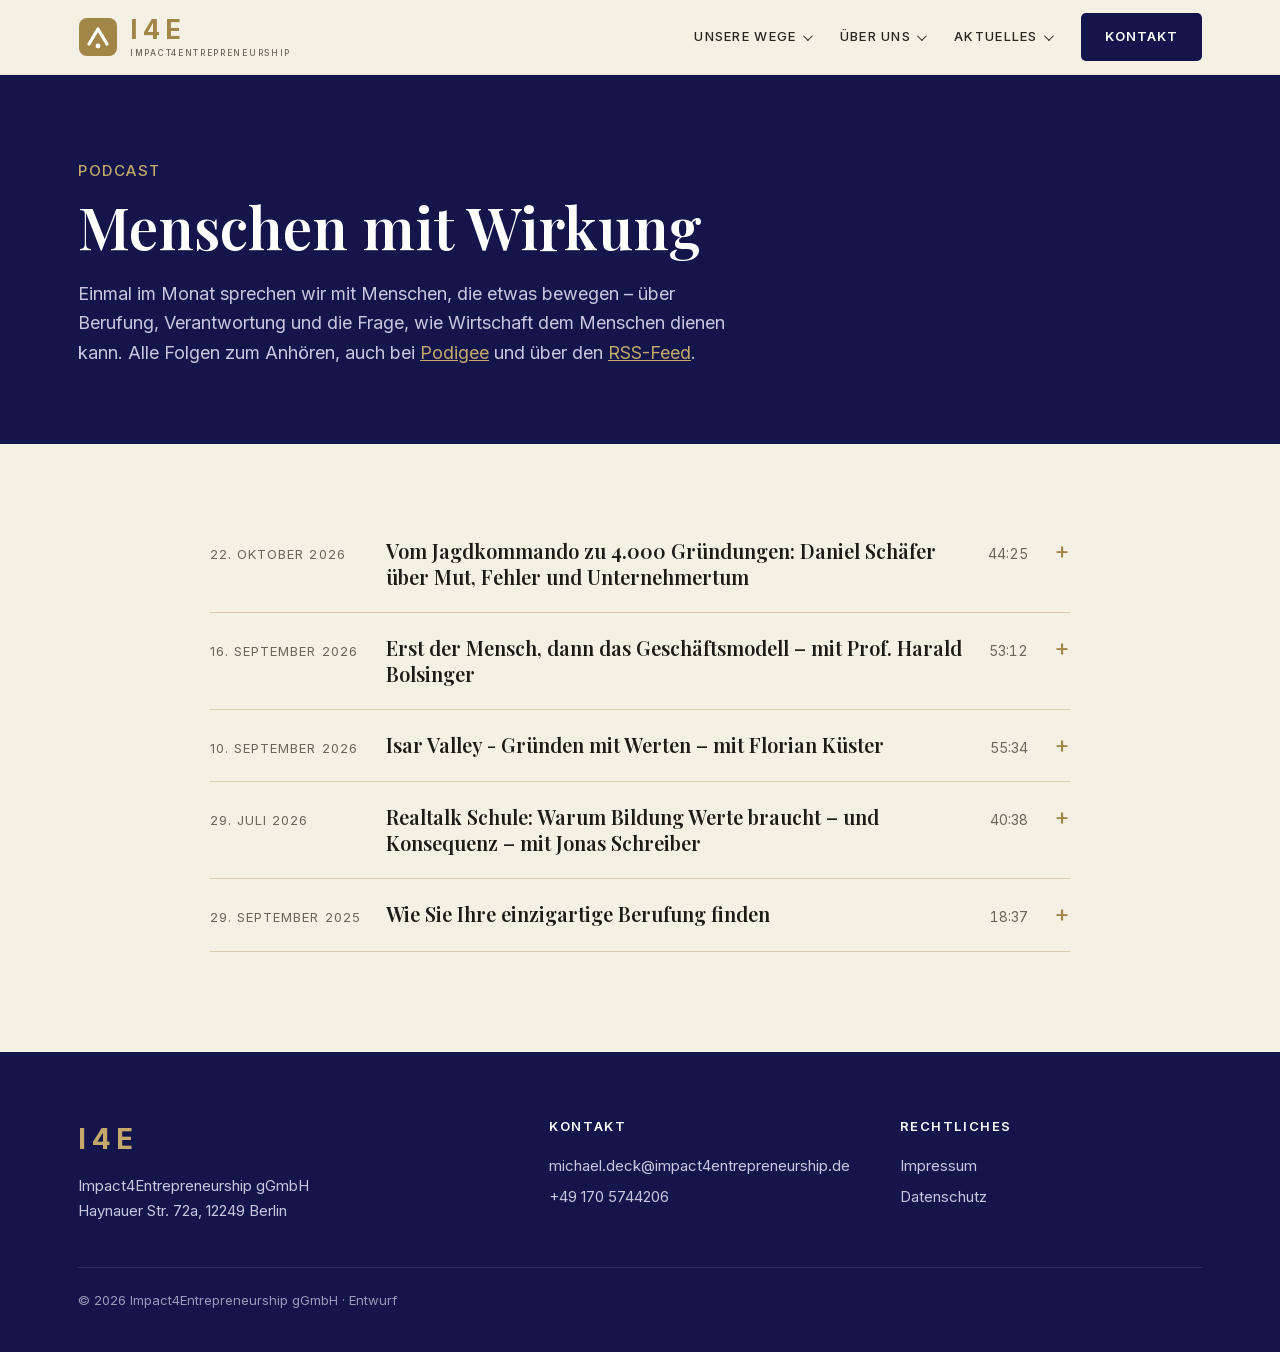
<file: podcast.html>
<!DOCTYPE html>
<html lang="de">
<head>
<meta charset="utf-8">
<meta name="viewport" content="width=device-width,initial-scale=1">
<title>Podcast – I4E</title>
<link rel="stylesheet" href="fonts/fonts.css">
<style>
:root{
  --creme:#f4f0e4; --creme-dunkel:#ebe5d3; --weiss:#fffdf8;
  --gold:#a28648; --gold-dunkel:#866d38; --gold-hell:#c4a96a; --tinte:#1d1b16; --navy:#14164b;
  --text:#2a2721; --sanft:#6b655a;
  --serif:'Playfair Display',Georgia,serif; --sans:'Inter',system-ui,sans-serif;
}
*{box-sizing:border-box;margin:0;padding:0;}
html{scroll-behavior:smooth;}
body{font-family:var(--sans);background:var(--creme);color:var(--text);line-height:1.65;font-size:17px;}
img{max-width:100%;display:block;}
a{color:inherit;}
.bahn{max-width:1180px;margin:0 auto;padding:0 28px;}

/* ---------- Kopfzeile ---------- */
header{position:sticky;top:0;z-index:50;background:var(--creme);border-bottom:1px solid rgba(162,134,72,.12);}
.kopf{display:flex;align-items:center;justify-content:space-between;height:74px;}
.logo{display:flex;align-items:center;gap:12px;text-decoration:none;color:var(--gold);}
.logo svg{height:40px;width:auto;}
.logo-wort{font-weight:700;font-size:26px;letter-spacing:.2em;line-height:1;text-transform:uppercase;}
.logo-wort small{display:block;font-size:8.5px;font-weight:500;letter-spacing:.2em;margin-top:6px;color:var(--sanft);}
nav{display:flex;align-items:center;gap:30px;}
.nav-punkt{position:relative;}
.nav-punkt>a{font-size:13px;font-weight:500;letter-spacing:.1em;text-transform:uppercase;text-decoration:none;
  padding:26px 0;display:inline-flex;align-items:center;gap:6px;}
.nav-punkt>a::after{content:"";width:6px;height:6px;border-right:1.5px solid currentColor;border-bottom:1.5px solid currentColor;
  transform:rotate(45deg) translateY(-2px);}
.nav-punkt.einzeln>a::after{display:none;}
.unter{position:absolute;top:100%;left:-18px;min-width:230px;background:var(--weiss);border-radius:0 0 12px 12px;
  box-shadow:0 18px 40px rgba(20,22,75,.14);padding:10px 0;display:none;}
.nav-punkt:hover .unter,.nav-punkt:focus-within .unter{display:block;}
.unter a{display:block;padding:9px 22px;font-size:15px;text-decoration:none;}
.unter a:hover{background:var(--creme);color:var(--gold);}
.knopf{display:inline-block;background:var(--navy);color:#fff;text-decoration:none;font-weight:600;font-size:13px;
  letter-spacing:.08em;text-transform:uppercase;padding:13px 24px;border-radius:5px;border:0;cursor:pointer;
  transition:background .2s;}
.knopf:hover{background:var(--gold-dunkel);}
.menue{display:none;background:none;border:0;font-size:28px;color:var(--gold);cursor:pointer;}

/* ---------- Titelbild ---------- */
.titel{position:relative;min-height:560px;display:flex;align-items:center;justify-content:center;text-align:center;color:#fff;overflow:hidden;}
.titel img{position:absolute;inset:0;width:100%;height:100%;object-fit:cover;}
.titel::before{content:"";position:absolute;inset:0;z-index:1;
  background:linear-gradient(180deg,rgba(20,22,75,.55),rgba(20,22,75,.72));}
.titel-text{position:relative;z-index:2;padding:40px 28px;max-width:960px;}
.titel h1{font-family:var(--serif);font-weight:600;font-size:clamp(36px,5.6vw,68px);line-height:1.12;margin-bottom:22px;}
.titel p{font-size:15px;letter-spacing:.2em;text-transform:uppercase;font-weight:500;}

/* ---------- Abschnitte ---------- */
.teil{padding:104px 0;}
.teil.dunkel{background:var(--creme-dunkel);}
.zwei{display:grid;grid-template-columns:1fr 1fr;gap:72px;align-items:center;}
.zwei.dreh .bild{order:-1;}
.auge{font-size:15px;letter-spacing:.1em;text-transform:uppercase;color:var(--gold-dunkel);font-weight:500;margin-bottom:10px;}
h2{font-family:var(--serif);font-weight:600;font-size:clamp(30px,3.6vw,44px);line-height:1.15;color:var(--tinte);margin-bottom:20px;}
.teil p{color:var(--text);margin-bottom:16px;max-width:560px;}
.teil .knopf{margin-top:12px;}
.bild img{width:100%;aspect-ratio:4/3.1;object-fit:cover;border-radius:16px;box-shadow:0 24px 54px rgba(20,22,75,.16);}
.bild.hoch img{aspect-ratio:4/4.6;}

/* ---------- Farbband ---------- */
.band{background:var(--gold);color:var(--tinte);padding:92px 0;text-align:center;}
.band p{font-size:clamp(17px,2vw,22px);letter-spacing:.07em;text-transform:uppercase;font-weight:400;line-height:1.7;max-width:880px;margin:0 auto;}
.band small{display:block;margin-top:22px;font-size:13px;letter-spacing:.14em;opacity:.75;text-transform:uppercase;}

/* ---------- Drei Karten ---------- */
.kopfzeile{text-align:center;max-width:720px;margin:0 auto 54px;}
.kopfzeile p{margin-left:auto;margin-right:auto;}
.drei{display:grid;grid-template-columns:repeat(3,1fr);gap:26px;}
.karte{background:var(--weiss);border-radius:16px;padding:38px 32px;box-shadow:0 14px 36px rgba(20,22,75,.07);}
.karte .nr{font-family:var(--serif);font-size:44px;color:var(--gold);line-height:1;margin-bottom:14px;}
.karte h3{font-family:var(--serif);font-weight:600;font-size:25px;color:var(--tinte);margin-bottom:10px;}
.karte p{font-size:16px;color:var(--sanft);margin:0;}

/* ---------- Aktuelles ---------- */
.neu{display:grid;grid-template-columns:1.15fr 1fr;background:var(--weiss);border-radius:18px;overflow:hidden;box-shadow:0 20px 48px rgba(20,22,75,.1);}
.neu img{width:100%;height:100%;object-fit:cover;min-height:340px;}
.neu-text{padding:48px 44px;display:flex;flex-direction:column;justify-content:center;}
.neu-text h3{font-family:var(--serif);font-weight:600;font-size:29px;line-height:1.2;color:var(--tinte);margin-bottom:14px;}
.neu-text p{color:var(--sanft);font-size:16px;margin:0;}

/* ---------- Fuß ---------- */
footer{background:var(--navy);color:#c9c6dd;padding:64px 0 40px;font-size:15px;}
.fuss{display:grid;grid-template-columns:1.4fr 1fr 1fr;gap:48px;}
footer h4{color:#fff;font-weight:600;font-size:13px;letter-spacing:.12em;text-transform:uppercase;margin-bottom:14px;}
footer a{display:block;text-decoration:none;padding:3px 0;}
footer a:hover{color:#fff;}
.fuss-logo{font-weight:700;font-size:28px;letter-spacing:.2em;color:var(--gold-hell);margin-bottom:12px;}
.klein{margin-top:44px;padding-top:22px;border-top:1px solid rgba(255,255,255,.14);font-size:13px;opacity:.75;}

@media(max-width:900px){
  .zwei,.neu,.drei,.fuss{grid-template-columns:1fr;gap:34px;}
  .zwei.dreh .bild{order:0;}
  .teil{padding:72px 0;}
  .menue{display:block;}
  nav{display:none;position:absolute;top:74px;left:0;right:0;background:var(--creme);flex-direction:column;align-items:flex-start;
    padding:10px 28px 26px;gap:0;border-bottom:1px solid rgba(162,134,72,.12);}
  nav.offen{display:flex;}
  .nav-punkt>a{padding:12px 0;}
  .unter{position:static;display:block;box-shadow:none;background:none;padding:0 0 6px 12px;}
  .nav-punkt>a::after{display:none;}
}

.legal{padding:72px 0 96px;}
.schmal{max-width:780px;}
.legal h1{font-family:var(--serif);font-weight:600;font-size:clamp(34px,4.4vw,52px);color:var(--tinte);margin-bottom:22px;}
.legal h2{font-family:var(--serif);font-weight:600;font-size:23px;color:var(--tinte);margin:34px 0 8px;}
.legal p{margin-bottom:12px;max-width:none;}
.legal a{color:var(--gold-dunkel);}
.adresse{background:var(--weiss);border-radius:14px;padding:22px 28px;margin:18px 0 6px;box-shadow:0 10px 28px rgba(20,22,75,.07);}
.adresse p{margin:2px 0;}
.stand{color:var(--sanft);font-size:14px;margin-top:34px;}

.pod-kopf{background:var(--navy);color:#fff;padding:84px 0 76px;}
.pod-kopf .auge{color:var(--gold-hell);}
.pod-kopf h1{font-family:var(--serif);font-weight:600;font-size:clamp(36px,5vw,58px);line-height:1.12;margin-bottom:20px;}
.pod-kopf p{color:#c9c6dd;font-size:18px;max-width:62ch;}
.pod-kopf a{color:var(--gold-hell);}
.pod-liste{padding:72px 0 100px;}
.folgen{max-width:860px;margin:0 auto;}
.folge{border-bottom:1px solid rgba(162,134,72,.35);}
.folge summary{list-style:none;cursor:pointer;display:grid;grid-template-columns:160px 1fr auto 26px;gap:16px;align-items:baseline;padding:22px 0;}
.folge summary::-webkit-details-marker{display:none;}
.folge .datum{font-size:13px;letter-spacing:.08em;text-transform:uppercase;color:var(--sanft);}
.folge .name{font-family:var(--serif);font-size:20px;font-weight:600;color:var(--tinte);line-height:1.3;}
.folge .laenge{font-size:14px;color:var(--sanft);font-variant-numeric:tabular-nums;}
.folge .zeichen{font-size:24px;color:var(--gold);text-align:right;line-height:1;transition:transform .2s;}
.folge[open] .zeichen{transform:rotate(45deg);}
.folge summary:hover .name{color:var(--gold-dunkel);}
.folge .inhalt{padding:0 0 28px;max-width:70ch;}
.folge .inhalt p{font-size:16px;color:var(--sanft);margin-bottom:12px;max-width:none;}
.spieler{display:flex;align-items:center;gap:15px;background:var(--weiss);border-radius:100px;padding:10px 22px 10px 10px;margin-top:14px;box-shadow:0 8px 22px rgba(20,22,75,.08);}
.spieler-knopf{width:42px;height:42px;border-radius:50%;border:none;background:var(--navy);color:#fff;cursor:pointer;display:flex;align-items:center;justify-content:center;flex:none;transition:.2s ease;font-size:15px;line-height:1;}
.spieler-knopf:hover{background:var(--gold-dunkel);transform:scale(1.06);}
.spieler-knopf:focus-visible{outline:2px solid var(--gold);outline-offset:3px;}
.spieler-balken{flex:1;height:6px;background:rgba(162,134,72,.28);border-radius:100px;cursor:pointer;position:relative;min-width:60px;}
.spieler-fuellung{height:100%;width:0;background:var(--gold);border-radius:100px;transition:width .1s linear;}
.spieler-balken:focus-visible{outline:2px solid var(--gold);outline-offset:4px;}
.spieler-zeit{font-size:.84rem;color:var(--gold-dunkel);font-weight:600;font-variant-numeric:tabular-nums;white-space:nowrap;}
.spieler.laedt .spieler-knopf{opacity:.55;cursor:progress;}
@media(max-width:700px){.folge summary{grid-template-columns:1fr 26px;}.folge .datum,.folge .laenge{grid-column:1;}.folge .zeichen{grid-row:1;grid-column:2;}}
</style>
</head>
<body>
<header>
  <div class="bahn kopf">
    <a class="logo" href="index.html#oben" aria-label="I4E – Startseite">
      <svg viewBox="0 0 40 40" aria-hidden="true">
        <rect x="1" y="1" width="38" height="38" rx="8" fill="#a28648"/>
        <path d="M11 27 L20 12 L29 27" fill="none" stroke="#fff" stroke-width="3.2" stroke-linecap="round" stroke-linejoin="round"/>
        <circle cx="20" cy="29" r="2.4" fill="#fff"/>
      </svg>
      <span class="logo-wort">I4E<small>Impact4Entrepreneurship</small></span>
    </a>
    <button class="menue" id="menue" aria-label="Menü öffnen" aria-expanded="false">☰</button>
    <nav id="nav">
      <div class="nav-punkt"><a href="index.html#wege">Unsere Wege</a>
        <div class="unter">
          <a href="index.html#stipendien">Stipendien</a>
          <a href="index.html#beteiligungen">Beteiligungen</a>
          <a href="index.html#begleitung">Begleitung</a>
        </div>
      </div>
      <div class="nav-punkt"><a href="index.html#ueber">Über uns</a>
        <div class="unter">
          <a href="index.html#auftrag">Unser Auftrag</a>
          <a href="index.html#modell">Wirkungsmodell</a>
          <a href="index.html#auftrag">Leitbild</a>
        </div>
      </div>
      <div class="nav-punkt"><a href="index.html#aktuelles">Aktuelles</a>
        <div class="unter">
          <a href="index.html#aktuelles">Neuigkeiten</a>
          <a href="podcast.html">Podcast „Menschen mit Wirkung“</a>
        </div>
      </div>
      <a class="knopf" href="index.html#kontakt">Kontakt</a>
    </nav>
  </div>
</header>
<main>
<section class="pod-kopf">
  <div class="bahn">
    <div class="auge">Podcast</div>
    <h1>Menschen mit Wirkung</h1>
    <p>Einmal im Monat sprechen wir mit Menschen, die etwas bewegen – über Berufung, Verantwortung und die Frage, wie Wirtschaft dem Menschen dienen kann. Alle Folgen zum Anhören, auch bei <a href="https://impact4entrepreneurship.podigee.io/" target="_blank" rel="noopener">Podigee</a> und über den <a href="https://impact4entrepreneurship.podigee.io/feed/mp3" target="_blank" rel="noopener">RSS-Feed</a>.</p>
  </div>
</section>
<section class="pod-liste">
  <div class="bahn">
<!-- PODCAST -->
    <div class="folgen">
      <details class="folge">
        <summary>
          <span class="datum">22. Oktober 2026</span>
          <span class="name">Vom Jagdkommando zu 4.000 Gründungen: Daniel Schäfer über Mut, Fehler und Unternehmertum</span>
          <span class="laenge">44:25</span>
          <span class="zeichen" aria-hidden="true">+</span>
        </summary>
        <div class="inhalt">
          <p>Wer scheitert eigentlich als Gründer, und woran? Das fragt Michael Deck in dieser Folge von „Menschen mit Wirkung&quot; Daniel Schäfer.</p>
          <p>Daniel Schäfer war Einzelkämpfer und Jagdkommandoführer bei der Bundeswehr. Danach machte er die Ausbildung zum Kriminalkommissar bei der Berliner Polizei. Seit 1998 ist er selbstständig. In rund 25 Jahren hat er etwa 40 Unternehmen mitgegründet oder geführt. Heute leitet er die X-Group Berlin und hat nach eigenen Angaben über 4.000 Gründungen begleitet. Er sitzt im Vorstand der FBG eG und ist Gesellschafter der Impact4Entrepreneurship gGmbH.</p>
          <p>Darum geht es:</p>
          <p>- Wie Daniels Alltag als „Admiral mit mehreren Schiffen&quot; aussieht</p>
          <p>- Warum er die Sicherheit bei Bundeswehr und Polizei verlassen hat</p>
          <p>- Was Scheitern bedeutet: drei Täler, drei Entscheidungen</p>
          <p>- Die vier häufigsten Gründerfehler: Gedankengefängnis, unrealistische Finanzplanung, kein Team, zu wenig Marketing</p>
          <p>- Warum Gründer 20.000 bis 50.000 € für Marketing und Vertrieb einplanen sollten</p>
          <p>- Was KI Gründern bringt, was sie ruiniert und was das „Vier-KI-Prinzip&quot; ist</p>
          <p>- Der Glaube als Kompass: Unternehmer sein wie Paulus</p>
          <p>- Woran man merkt, dass man gewirkt hat: Feedback, erledigte Aufgaben, Kennzahlen</p>
          <p>Sein Satz an alle mit Angst vor dem Scheitern: „Das größte Risiko im Leben ist, kein Risiko einzugehen.&quot;</p>
          <p>Mehr über Daniel Schäfer und die X-Group Berlin sowie sein Buch „Überlebenshandbuch&quot; finden Sie in den Shownotes.</p>
          <div class="spieler" data-src="https://audio.podigee-cdn.net/2626335-m-811434aaadd5b06f586930997ec791a1.mp3?source=feed" data-dauer="2665">
            <button class="spieler-knopf" type="button" aria-label="Folge abspielen: Vom Jagdkommando zu 4.000 Gründungen: Daniel Schäfer über Mut, Fehler und Unternehmertum">&#9654;</button>
            <div class="spieler-balken" role="slider" tabindex="0" aria-label="Position in der Folge"
                 aria-valuemin="0" aria-valuemax="2665" aria-valuenow="0"><div class="spieler-fuellung"></div></div>
            <span class="spieler-zeit">0:00&nbsp;/&nbsp;44:25</span>
          </div>
        </div>
      </details>
      <details class="folge">
        <summary>
          <span class="datum">16. September 2026</span>
          <span class="name">Erst der Mensch, dann das Geschäftsmodell – mit Prof. Harald Bolsinger</span>
          <span class="laenge">53:12</span>
          <span class="zeichen" aria-hidden="true">+</span>
        </summary>
        <div class="inhalt">
          <p>Prof. Dr. Harald Bolsinger lehrt an der Technischen Hochschule Würzburg-Schweinfurt und leitet dort den Master-Studiengang „Managing Global Dynamics" – ein Programm, das ungewöhnlich beginnt: nicht mit Geschäftsmodellen oder Bilanzen, sondern mit der Frage „Wer bist du – und wo willst du hin?" Vier Semesterwochenstunden widmen sich zunächst der Selbstfindung, bevor wirtschaftliche Inhalte folgen.</p>
          <p>Im Gespräch mit Michael Deck erklärt Bolsinger sein didaktisches Konzept: eine Weltanschauungsanalyse nach James W. Sire, die Ikigai-Philosophie zur Entwicklung einer eigenen Lebensvision und spirituelle Intelligenz als Kompetenzfeld – verbunden mit den UN-Nachhaltigkeitszielen und echter intrinsischer Motivation. Studierende unterschiedlichster Kulturen und Glaubenssysteme entwickeln gemeinsam umsetzbare digitale Geschäftsmodelle, unterstützt von Praktikern wie dem Serienunternehmer Bernd Hanheiser und dem datenschutzgerechten Einsatz offline betriebener KI-Sprachmodelle. Kernaussage der Folge: Erst der Mensch, dann das Geschäftsmodell.</p>
          <div class="spieler" data-src="https://audio.podigee-cdn.net/2596496-m-e87437ea022015480b652d741551ba26.mp3?source=feed" data-dauer="3192">
            <button class="spieler-knopf" type="button" aria-label="Folge abspielen: Erst der Mensch, dann das Geschäftsmodell – mit Prof. Harald Bolsinger">&#9654;</button>
            <div class="spieler-balken" role="slider" tabindex="0" aria-label="Position in der Folge"
                 aria-valuemin="0" aria-valuemax="3192" aria-valuenow="0"><div class="spieler-fuellung"></div></div>
            <span class="spieler-zeit">0:00&nbsp;/&nbsp;53:12</span>
          </div>
        </div>
      </details>
      <details class="folge">
        <summary>
          <span class="datum">10. September 2026</span>
          <span class="name">Isar Valley - Gründen mit Werten – mit Florian Küster</span>
          <span class="laenge">55:34</span>
          <span class="zeichen" aria-hidden="true">+</span>
        </summary>
        <div class="inhalt">
          <p>Florian Küster: in Ostdeutschland geboren, als Kind mit den Eltern in die Freiheit geflohen. Studium in Reutlingen, London, Paris und Berlin. Drei Startups gegründet – zwei erfolgreich, eines gescheitert, dazwischen ein Burnout. Fünf Jahre bei UnternehmerTUM, Europas führendem Startup-Hub, zuletzt im Leitungsteam, wo er den MakerSpace mitgeprägt hat. Heute begleitet er Gründer, die mehr wollen als Rendite.</p>
          <p>Sein Debütroman „Isar Valley – Gründen mit Werten&quot; erschien am 15. Mai 2026 – die Geschichte einer jungen Frau, die ihren Weg durch die Münchner Startup-Szene sucht und dabei auf klare Werte, neuen Mut und Menschen trifft, die ihr Hoffnung geben.</p>
          <div class="spieler" data-src="https://audio.podigee-cdn.net/2591379-m-8464249090559eac4c96d1a264d6e823.mp3?source=feed" data-dauer="3334">
            <button class="spieler-knopf" type="button" aria-label="Folge abspielen: Isar Valley - Gründen mit Werten – mit Florian Küster">&#9654;</button>
            <div class="spieler-balken" role="slider" tabindex="0" aria-label="Position in der Folge"
                 aria-valuemin="0" aria-valuemax="3334" aria-valuenow="0"><div class="spieler-fuellung"></div></div>
            <span class="spieler-zeit">0:00&nbsp;/&nbsp;55:34</span>
          </div>
        </div>
      </details>
      <details class="folge">
        <summary>
          <span class="datum">29. Juli 2026</span>
          <span class="name">Realtalk Schule: Warum Bildung Werte braucht – und Konsequenz – mit Jonas Schreiber</span>
          <span class="laenge">40:38</span>
          <span class="zeichen" aria-hidden="true">+</span>
        </summary>
        <div class="inhalt">
          <p>Jonas Schreiber unterrichtet Wirtschaft und Informatik an einer bayerischen Realschule – und gehört zu den wenigen Wirtschaftslehrern, die selbst gegründet haben. Neben der Schule betreibt er eine Fußballschule, davor war er sechs Jahre Nachwuchstrainer in einem Bundesliga-Leistungszentrum. Sein Buch „Realtalk – Lehreralltag. Ein Blick hinter die Schulkulisse&quot; (Vorwort: Boris Palmer) entstand, nachdem ein Vater mit dem Anwalt vor der Schulleitung stand.</p>
          <p>Link zum Buch:  <a href="https://jonas-schreiber.com" target="_blank" rel="noopener">https://jonas-schreiber.com</a></p>
          <p>Im Gespräch mit Michael Deck geht es um das, was im Bildungs-Mainstream nicht gesagt wird: sinkende Grundkompetenzen beim Lesen und Rechnen, Regeln, die nicht durchgesetzt werden, und die Frage, warum Schule vor dem Konflikt kapituliert. Schreiber erzählt, wie er Hayeks „Der Weg zur Knechtschaft&quot; in eine Neuntklass-Stunde übersetzt hat – mit so viel Zuspruch, dass Schüler der Parallelklasse nachmittags dazukommen wollten. Außerdem: warum Sport Werte leichter vermittelt als Unterricht, was ihm das Gründen beigebracht hat, das im Lehramtsstudium nie vorkam, wo KI im Klassenzimmer an fehlendem Grundwissen scheitert – und ob man Werte überhaupt unterrichten kann oder nur vorleben muss.</p>
          <div class="spieler" data-src="https://audio.podigee-cdn.net/2558661-m-87e82386d4e53508ab2b78b0c107ed31.mp3?source=feed" data-dauer="2438">
            <button class="spieler-knopf" type="button" aria-label="Folge abspielen: Realtalk Schule: Warum Bildung Werte braucht – und Konsequenz – mit Jonas Schreiber">&#9654;</button>
            <div class="spieler-balken" role="slider" tabindex="0" aria-label="Position in der Folge"
                 aria-valuemin="0" aria-valuemax="2438" aria-valuenow="0"><div class="spieler-fuellung"></div></div>
            <span class="spieler-zeit">0:00&nbsp;/&nbsp;40:38</span>
          </div>
        </div>
      </details>
      <details class="folge">
        <summary>
          <span class="datum">29. September 2025</span>
          <span class="name">Wie Sie Ihre einzigartige Berufung finden</span>
          <span class="laenge">18:37</span>
          <span class="zeichen" aria-hidden="true">+</span>
        </summary>
        <div class="inhalt">
          <p>Dieser Quellentext ist ein Auszug aus einem YouTube-Video-Transkript von Rabbi Simon Jacobson, das die Wichtigkeit der Entdeckung der eigenen, einzigartigen Lebensbestimmung oder Berufung untersucht. Jacobson argumentiert, dass ebenso wie Unternehmen eine Mission Statement benötigen, Einzelpersonen eine persönliche Mission benötigen, um ein effizientes und erfülltes Leben zu führen. Er weist darauf hin, dass viele Menschen ihre Bestimmung nie hinterfragen und oft das, was sie tun, mit dem verwechseln, wer sie sind. Der Rabbiner stellt eine Formel zur Entdeckung der persönlichen Mission vor: POP (Persönlichkeit, Gelegenheiten, Menschen, Orte) + Leidenschaft + Höhere Berufung = Mission, und betont, dass dieser Prozess eine schrittweise Selbstentdeckung und proaktive Initiative erfordert.</p>
          <div class="spieler" data-src="https://audio.podigee-cdn.net/2134233-m-5062085eba4d83839250d6a796ed2e8b.mp3?source=feed" data-dauer="1117">
            <button class="spieler-knopf" type="button" aria-label="Folge abspielen: Wie Sie Ihre einzigartige Berufung finden">&#9654;</button>
            <div class="spieler-balken" role="slider" tabindex="0" aria-label="Position in der Folge"
                 aria-valuemin="0" aria-valuemax="1117" aria-valuenow="0"><div class="spieler-fuellung"></div></div>
            <span class="spieler-zeit">0:00&nbsp;/&nbsp;18:37</span>
          </div>
        </div>
      </details>
    </div>
<!-- /PODCAST -->
  </div>
</section>
</main>
<footer id="kontakt">
  <div class="bahn">
    <div class="fuss">
      <div>
        <div class="fuss-logo">I4E</div>
        <p>Impact4Entrepreneurship gGmbH<br>Haynauer Str. 72a, 12249 Berlin</p>
      </div>
      <div>
        <h4>Kontakt</h4>
        <a href="mailto:michael.deck@impact4entrepreneurship.de">michael.deck@impact4entrepreneurship.de</a>
        <a href="tel:+491705744206">+49 170 5744206</a>
      </div>
      <div>
        <h4>Rechtliches</h4>
        <a href="impressum.html">Impressum</a>
        <a href="datenschutz.html">Datenschutz</a>
      </div>
    </div>
    <div class="klein">© 2026 Impact4Entrepreneurship gGmbH · Entwurf</div>
  </div>
</footer>
<script>
  /* Podcast-Abspieler: ein Audio-Element fuer alle Folgen, laedt erst auf Klick */
  (function () {
    var lauf = null;
    var au = new Audio();
    au.preload = 'none';

    function zeit(s) {
      s = Math.floor(s || 0);
      var h = Math.floor(s / 3600), m = Math.floor((s % 3600) / 60), r = s % 60;
      return h ? h + ':' + String(m).padStart(2, '0') + ':' + String(r).padStart(2, '0')
               : m + ':' + String(r).padStart(2, '0');
    }
    function anzeige(sp, akt, ges) {
      sp.querySelector('.spieler-fuellung').style.width = ges ? (akt / ges * 100) + '%' : '0%';
      sp.querySelector('.spieler-zeit').innerHTML = zeit(akt) + '&nbsp;/&nbsp;' + zeit(ges);
      sp.querySelector('.spieler-balken').setAttribute('aria-valuenow', Math.floor(akt));
    }
    function zurueck(sp) {
      if (!sp) return;
      sp.classList.remove('laedt');
      sp.querySelector('.spieler-knopf').innerHTML = '&#9654;';
      anzeige(sp, 0, +sp.dataset.dauer);
    }
    function starte(sp) {
      if (lauf && lauf !== sp) zurueck(lauf);
      if (lauf === sp && !au.paused) {
        au.pause();
        sp.querySelector('.spieler-knopf').innerHTML = '&#9654;';
        return;
      }
      if (lauf !== sp) {
        lauf = sp;
        sp.classList.add('laedt');
        au.src = sp.dataset.src;
      }
      au.play().then(function () {
        sp.classList.remove('laedt');
        sp.querySelector('.spieler-knopf').innerHTML = '&#10073;&#10073;';
      }).catch(function () {
        sp.classList.remove('laedt');
        sp.querySelector('.spieler-zeit').textContent = 'Wiedergabe nicht möglich';
      });
    }

    au.addEventListener('timeupdate', function () {
      if (lauf) anzeige(lauf, au.currentTime, au.duration || +lauf.dataset.dauer);
    });
    au.addEventListener('ended', function () { zurueck(lauf); lauf = null; });

    document.querySelectorAll('.spieler').forEach(function (sp) {
      sp.querySelector('.spieler-knopf').addEventListener('click', function () { starte(sp); });

      var balken = sp.querySelector('.spieler-balken');
      function springe(anteil) {
        var ges = (lauf === sp && au.duration) ? au.duration : +sp.dataset.dauer;
        if (lauf !== sp) starte(sp);
        au.currentTime = Math.max(0, Math.min(ges, anteil * ges));
        anzeige(sp, au.currentTime, ges);
      }
      balken.addEventListener('click', function (ev) {
        var r = balken.getBoundingClientRect();
        springe((ev.clientX - r.left) / r.width);
      });
      balken.addEventListener('keydown', function (ev) {
        var ges = +sp.dataset.dauer;
        if (ev.key === 'ArrowRight') { ev.preventDefault(); springe((au.currentTime + 15) / ges); }
        else if (ev.key === 'ArrowLeft') { ev.preventDefault(); springe((au.currentTime - 15) / ges); }
        else if (ev.key === ' ' || ev.key === 'Enter') { ev.preventDefault(); starte(sp); }
      });
    });

    /* Zuklappen stoppt die Wiedergabe */
    document.querySelectorAll('.folge').forEach(function (f) {
      f.addEventListener('toggle', function () {
        if (!f.open) {
          var sp = f.querySelector('.spieler');
          if (lauf === sp) { au.pause(); zurueck(sp); lauf = null; }
        }
      });
    });
  })();
</script>
</body>
</html>
</file>
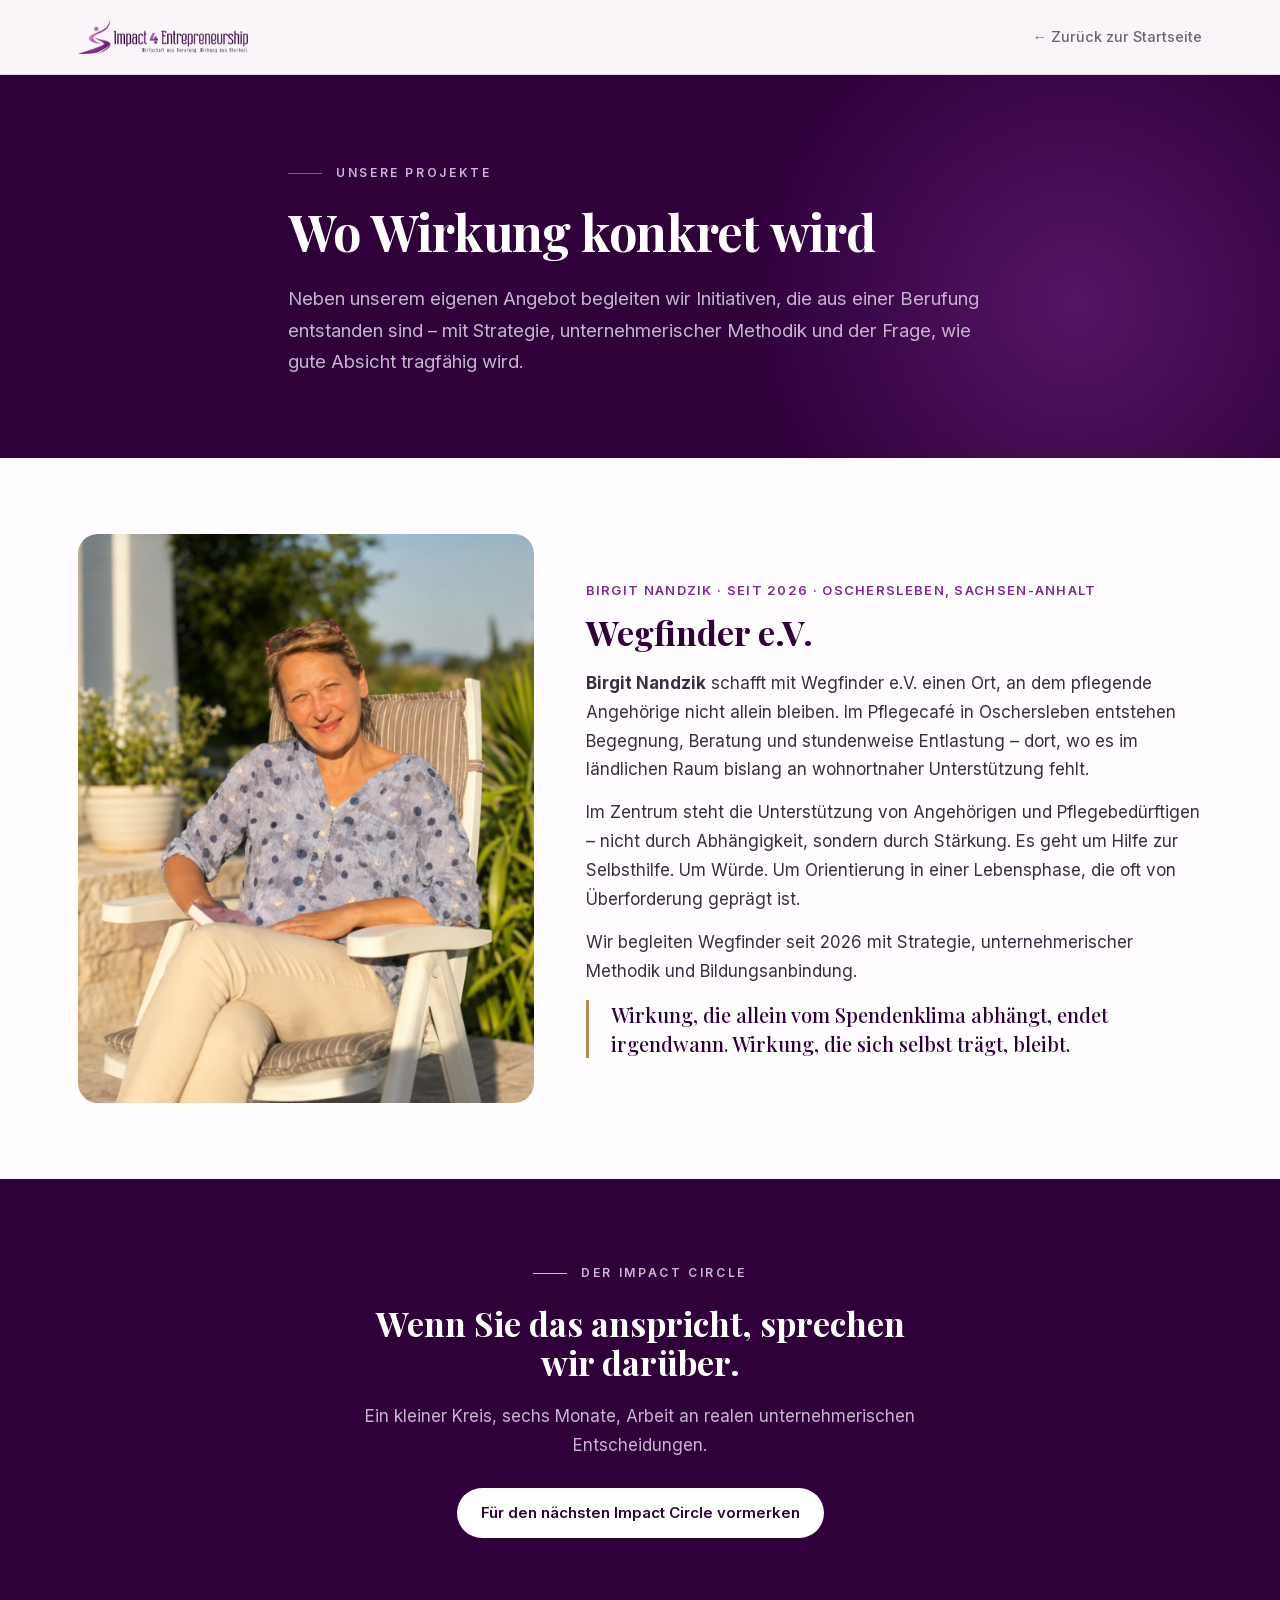
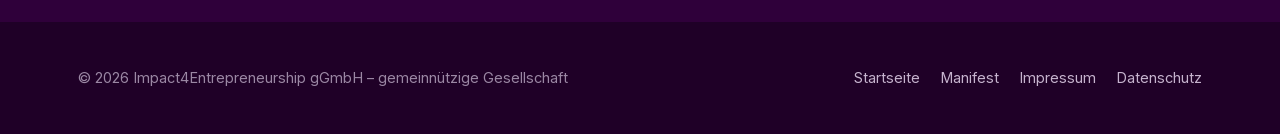
<file: projekte.html>
<!DOCTYPE html>
<html lang="de">
<head>
<meta charset="UTF-8">
<meta name="viewport" content="width=device-width, initial-scale=1">
<title>Wegfinder e.V. – Unsere Projekte | Impact4Entrepreneurship</title>
<meta name="description" content="Wo Wirkung konkret wird: Impact4Entrepreneurship begleitet Wegfinder e.V.">
<meta name="robots" content="noindex, follow">
<link rel="icon" href="images/i4e-logo.png">
<link rel="stylesheet" href="fonts/fonts.css">
<style>
:root{
  --tief:#2f003a; --lila:#7a2a90; --flieder:#cdb6d6; --flieder-hell:#ecdff0;
  --grund:#faf5f8; --weiss:#fffdff; --text:#3a2f40; --sanft:#6f6577; --messing:#b98b4a;
  --serif:'Playfair Display',Georgia,serif;
  --sans:'Inter',-apple-system,BlinkMacSystemFont,'Segoe UI',sans-serif;
}
*{box-sizing:border-box;margin:0;padding:0;}
html{scroll-behavior:smooth;}
body{font-family:var(--sans);color:var(--text);background:var(--grund);
  line-height:1.7;-webkit-font-smoothing:antialiased;}
img{max-width:100%;display:block;}
a{color:inherit;}
:focus-visible{outline:3px solid var(--lila);outline-offset:3px;border-radius:4px;}

.bahn{max-width:1180px;margin:0 auto;padding:0 28px;}
.spalte{max-width:760px;margin:0 auto;padding:0 28px;}
h1,h2,h3{font-family:var(--serif);font-weight:700;line-height:1.16;color:var(--tief);}
p{font-size:17px;}
.auge{font-size:12px;font-weight:600;letter-spacing:.22em;text-transform:uppercase;
  color:var(--lila);display:flex;align-items:center;gap:14px;margin-bottom:20px;}
.auge::before{content:"";width:34px;height:1px;background:var(--flieder);flex:0 0 auto;}

header{position:sticky;top:0;z-index:60;background:rgba(250,245,248,.92);
  backdrop-filter:blur(14px);border-bottom:1px solid rgba(205,182,214,.5);}
.kopf{display:flex;align-items:center;gap:26px;height:74px;}
.kopf img{height:34px;width:auto;}
.zurueck{margin-left:auto;font-size:14.5px;font-weight:500;color:var(--sanft);text-decoration:none;}
.zurueck:hover{color:var(--lila);}

.hero{background:var(--tief);color:#efe6f3;padding:88px 0 80px;position:relative;overflow:hidden;}
.hero::after{content:"";position:absolute;right:-12%;top:-34%;width:56%;aspect-ratio:1;border-radius:50%;
  background:radial-gradient(circle,rgba(122,42,144,.5),transparent 66%);pointer-events:none;}
.hero .spalte,.hero .bahn{position:relative;z-index:2;}
.hero .auge{color:var(--flieder);}
.hero .auge::before{background:rgba(205,182,214,.5);}
.hero h1{font-size:clamp(32px,4.6vw,50px);color:#fff;letter-spacing:-.015em;}
.hero p{color:#c6b3ce;margin-top:22px;font-size:18.5px;max-width:62ch;}
.hero a{color:var(--flieder);}

section{padding:76px 0;}
section.hell{background:var(--weiss);}

/* Podcast */
.folgen{max-width:860px;margin:0 auto;}
.folge{border-bottom:1px solid rgba(205,182,214,.55);}
.folge summary{list-style:none;cursor:pointer;display:grid;
  grid-template-columns:118px 1fr auto 26px;gap:16px;align-items:baseline;padding:20px 0;}
.folge summary::-webkit-details-marker{display:none;}
.folge .datum{font-size:13px;letter-spacing:.06em;text-transform:uppercase;color:var(--sanft);}
.folge .name{font-family:var(--serif);font-size:19px;font-weight:700;color:var(--tief);line-height:1.3;}
.folge .laenge{font-size:14px;color:var(--sanft);font-variant-numeric:tabular-nums;}
.folge .zeichen{font-size:22px;color:var(--lila);text-align:right;line-height:1;transition:transform .2s;}
.folge[open] .zeichen{transform:rotate(45deg);}
.folge summary:hover .name{color:var(--lila);}
.folge .inhalt{padding:0 0 26px;max-width:70ch;}
.folge .inhalt p{font-size:16px;color:var(--sanft);margin-bottom:12px;}
.folge .inhalt a{color:var(--lila);}
.folge audio{width:100%;max-width:520px;margin-top:8px;}

/* Newsletter */
.ausgaben{display:grid;grid-template-columns:repeat(auto-fit,minmax(320px,1fr));gap:24px;}
.ausgabe{background:var(--weiss);border:1px solid rgba(205,182,214,.55);border-radius:20px;padding:32px 34px;}
.ausgabe .marke{font-size:12px;letter-spacing:.16em;text-transform:uppercase;color:var(--lila);font-weight:600;}
.ausgabe .marke em{font-style:normal;color:var(--messing);}
.ausgabe h2{font-size:23px;margin:10px 0 14px;}
.ausgabe p{font-size:15.5px;color:var(--sanft);line-height:1.6;}
.ausgabe .knoepfe{display:flex;flex-wrap:wrap;gap:12px;margin-top:22px;}

/* Projekt */
.projekt{display:grid;grid-template-columns:.85fr 1.15fr;gap:52px;align-items:center;}
.projekt .bild{border-radius:20px;overflow:hidden;background:var(--flieder-hell);}
.projekt .meta{font-size:13px;letter-spacing:.1em;text-transform:uppercase;color:var(--lila);
  font-weight:600;margin-bottom:12px;}
.projekt h2{font-size:clamp(26px,3.2vw,34px);margin-bottom:16px;}
.projekt p+p{margin-top:14px;}
.merksatz{font-family:var(--serif);font-size:20px;line-height:1.45;color:var(--tief);
  border-left:3px solid var(--messing);padding-left:22px;margin-top:24px;}

.knopf{display:inline-block;background:var(--tief);color:#fff;text-decoration:none;
  font-size:15px;font-weight:600;padding:12px 24px;border-radius:100px;
  transition:background .2s,transform .2s;}
.knopf:hover{background:var(--lila);transform:translateY(-1px);}
.knopf.hell{background:transparent;color:var(--tief);border:1px solid var(--flieder);}
.knopf.hell:hover{background:var(--flieder-hell);}

.schluss{background:var(--tief);color:#efe6f3;text-align:center;padding:84px 0;}
.schluss h2{color:#fff;font-size:clamp(25px,3.2vw,34px);max-width:24ch;margin:0 auto;}
.schluss p{color:#c6b3ce;max-width:56ch;margin:20px auto 0;}
.schluss .knopf{margin-top:28px;background:#fff;color:var(--tief);}
.schluss .knopf:hover{background:var(--flieder-hell);}

footer{background:#1f0027;color:#9b87a4;padding:44px 0;font-size:14.5px;}
.fussleiste{display:flex;flex-wrap:wrap;gap:18px;align-items:center;justify-content:space-between;}
.fussleiste a{color:#c6b3ce;text-decoration:none;}
.fussleiste a:hover{color:#fff;}
.fuss-links{display:flex;flex-wrap:wrap;gap:20px;}

@media(max-width:820px){
  .projekt{grid-template-columns:1fr;gap:32px;}
  .folge summary{grid-template-columns:1fr 26px;gap:6px;}
  .folge .datum{grid-column:1;} .folge .name{grid-column:1;}
  .folge .laenge{grid-column:1;} .folge .zeichen{grid-row:1/4;grid-column:2;align-self:center;}
  section{padding:58px 0;} .hero{padding:62px 0 56px;}
}
@media(prefers-reduced-motion:reduce){
  html{scroll-behavior:auto;} .knopf:hover{transform:none;} .folge .zeichen{transition:none;}
}
</style>
</head>
<body>

<header>
  <div class="bahn kopf">
    <a href="index.html" aria-label="Impact4Entrepreneurship – Startseite"><img src="images/i4e-logo.png" alt="Impact4Entrepreneurship"></a>
    <a class="zurueck" href="index.html">← Zurück zur Startseite</a>
  </div>
</header>

<main>

<section class="hero">
  <div class="spalte">
    <div class="auge">Unsere Projekte</div>
    <h1>Wo Wirkung konkret wird</h1>
    <p>Neben unserem eigenen Angebot begleiten wir Initiativen, die aus einer Berufung
    entstanden sind – mit Strategie, unternehmerischer Methodik und der Frage, wie gute
    Absicht tragfähig wird.</p>
  </div>
</section>

<section class="hell">
  <div class="bahn">
    <div class="projekt">
      <div class="bild"><img src="images/wegfinder-birgit-nandzik.jpg"
        alt="Birgit Nandzik, Gründerin von Wegfinder e.V."></div>
      <div>
        <div class="meta">Birgit Nandzik · seit 2026 · Oschersleben, Sachsen-Anhalt</div>
        <h2>Wegfinder e.V.</h2>
        <p><strong>Birgit Nandzik</strong> schafft mit Wegfinder e.V. einen Ort, an dem
        pflegende Angehörige nicht allein bleiben. Im Pflegecafé in Oschersleben entstehen
        Begegnung, Beratung und stundenweise Entlastung – dort, wo es im ländlichen Raum
        bislang an wohnortnaher Unterstützung fehlt.</p>
        <p>Im Zentrum steht die Unterstützung von Angehörigen und Pflegebedürftigen – nicht
        durch Abhängigkeit, sondern durch Stärkung. Es geht um Hilfe zur Selbsthilfe. Um
        Würde. Um Orientierung in einer Lebensphase, die oft von Überforderung geprägt ist.</p>
        <p>Wir begleiten Wegfinder seit 2026 mit Strategie, unternehmerischer Methodik und
        Bildungsanbindung.</p>
        <p class="merksatz">Wirkung, die allein vom Spendenklima abhängt, endet irgendwann.
        Wirkung, die sich selbst trägt, bleibt.</p>
      </div>
    </div>
  </div>
</section>

<section class="schluss">
  <div class="bahn">
    <div class="auge" style="color:var(--flieder);justify-content:center">Der Impact Circle</div>
    <h2>Wenn Sie das anspricht, sprechen wir darüber.</h2>
    <p>Ein kleiner Kreis, sechs Monate, Arbeit an realen unternehmerischen Entscheidungen.</p>
    <a class="knopf" href="index.html#vormerken">Für den nächsten Impact Circle vormerken</a>
  </div>
</section>

</main>

<footer>
  <div class="bahn fussleiste">
    <div>© 2026 Impact4Entrepreneurship gGmbH – gemeinnützige Gesellschaft</div>
    <div class="fuss-links">
      <a href="index.html">Startseite</a>
      <a href="manifest.html">Manifest</a>
      <a href="impressum.html">Impressum</a>
      <a href="datenschutz.html">Datenschutz</a>
    </div>
  </div>
</footer>

</body>
</html>
</file>
<file: fonts/fonts.css>
/* cyrillic-ext */
@font-face {
  font-family: 'Inter';
  font-style: normal;
  font-weight: 400;
  font-display: swap;
  src: url(font-5.woff2) format('woff2');
  unicode-range: U+0460-052F, U+1C80-1C8A, U+20B4, U+2DE0-2DFF, U+A640-A69F, U+FE2E-FE2F;
}
/* cyrillic */
@font-face {
  font-family: 'Inter';
  font-style: normal;
  font-weight: 400;
  font-display: swap;
  src: url(font-1.woff2) format('woff2');
  unicode-range: U+0301, U+0400-045F, U+0490-0491, U+04B0-04B1, U+2116;
}
/* greek-ext */
@font-face {
  font-family: 'Inter';
  font-style: normal;
  font-weight: 400;
  font-display: swap;
  src: url(font-7.woff2) format('woff2');
  unicode-range: U+1F00-1FFF;
}
/* greek */
@font-face {
  font-family: 'Inter';
  font-style: normal;
  font-weight: 400;
  font-display: swap;
  src: url(font-2.woff2) format('woff2');
  unicode-range: U+0370-0377, U+037A-037F, U+0384-038A, U+038C, U+038E-03A1, U+03A3-03FF;
}
/* vietnamese */
@font-face {
  font-family: 'Inter';
  font-style: normal;
  font-weight: 400;
  font-display: swap;
  src: url(font-6.woff2) format('woff2');
  unicode-range: U+0102-0103, U+0110-0111, U+0128-0129, U+0168-0169, U+01A0-01A1, U+01AF-01B0, U+0300-0301, U+0303-0304, U+0308-0309, U+0323, U+0329, U+1EA0-1EF9, U+20AB;
}
/* latin-ext */
@font-face {
  font-family: 'Inter';
  font-style: normal;
  font-weight: 400;
  font-display: swap;
  src: url(font-4.woff2) format('woff2');
  unicode-range: U+0100-02BA, U+02BD-02C5, U+02C7-02CC, U+02CE-02D7, U+02DD-02FF, U+0304, U+0308, U+0329, U+1D00-1DBF, U+1E00-1E9F, U+1EF2-1EFF, U+2020, U+20A0-20AB, U+20AD-20C0, U+2113, U+2C60-2C7F, U+A720-A7FF;
}
/* latin */
@font-face {
  font-family: 'Inter';
  font-style: normal;
  font-weight: 400;
  font-display: swap;
  src: url(font-3.woff2) format('woff2');
  unicode-range: U+0000-00FF, U+0131, U+0152-0153, U+02BB-02BC, U+02C6, U+02DA, U+02DC, U+0304, U+0308, U+0329, U+2000-206F, U+20AC, U+2122, U+2191, U+2193, U+2212, U+2215, U+FEFF, U+FFFD;
}
/* cyrillic-ext */
@font-face {
  font-family: 'Inter';
  font-style: normal;
  font-weight: 500;
  font-display: swap;
  src: url(font-5.woff2) format('woff2');
  unicode-range: U+0460-052F, U+1C80-1C8A, U+20B4, U+2DE0-2DFF, U+A640-A69F, U+FE2E-FE2F;
}
/* cyrillic */
@font-face {
  font-family: 'Inter';
  font-style: normal;
  font-weight: 500;
  font-display: swap;
  src: url(font-1.woff2) format('woff2');
  unicode-range: U+0301, U+0400-045F, U+0490-0491, U+04B0-04B1, U+2116;
}
/* greek-ext */
@font-face {
  font-family: 'Inter';
  font-style: normal;
  font-weight: 500;
  font-display: swap;
  src: url(font-7.woff2) format('woff2');
  unicode-range: U+1F00-1FFF;
}
/* greek */
@font-face {
  font-family: 'Inter';
  font-style: normal;
  font-weight: 500;
  font-display: swap;
  src: url(font-2.woff2) format('woff2');
  unicode-range: U+0370-0377, U+037A-037F, U+0384-038A, U+038C, U+038E-03A1, U+03A3-03FF;
}
/* vietnamese */
@font-face {
  font-family: 'Inter';
  font-style: normal;
  font-weight: 500;
  font-display: swap;
  src: url(font-6.woff2) format('woff2');
  unicode-range: U+0102-0103, U+0110-0111, U+0128-0129, U+0168-0169, U+01A0-01A1, U+01AF-01B0, U+0300-0301, U+0303-0304, U+0308-0309, U+0323, U+0329, U+1EA0-1EF9, U+20AB;
}
/* latin-ext */
@font-face {
  font-family: 'Inter';
  font-style: normal;
  font-weight: 500;
  font-display: swap;
  src: url(font-4.woff2) format('woff2');
  unicode-range: U+0100-02BA, U+02BD-02C5, U+02C7-02CC, U+02CE-02D7, U+02DD-02FF, U+0304, U+0308, U+0329, U+1D00-1DBF, U+1E00-1E9F, U+1EF2-1EFF, U+2020, U+20A0-20AB, U+20AD-20C0, U+2113, U+2C60-2C7F, U+A720-A7FF;
}
/* latin */
@font-face {
  font-family: 'Inter';
  font-style: normal;
  font-weight: 500;
  font-display: swap;
  src: url(font-3.woff2) format('woff2');
  unicode-range: U+0000-00FF, U+0131, U+0152-0153, U+02BB-02BC, U+02C6, U+02DA, U+02DC, U+0304, U+0308, U+0329, U+2000-206F, U+20AC, U+2122, U+2191, U+2193, U+2212, U+2215, U+FEFF, U+FFFD;
}
/* cyrillic-ext */
@font-face {
  font-family: 'Inter';
  font-style: normal;
  font-weight: 600;
  font-display: swap;
  src: url(font-5.woff2) format('woff2');
  unicode-range: U+0460-052F, U+1C80-1C8A, U+20B4, U+2DE0-2DFF, U+A640-A69F, U+FE2E-FE2F;
}
/* cyrillic */
@font-face {
  font-family: 'Inter';
  font-style: normal;
  font-weight: 600;
  font-display: swap;
  src: url(font-1.woff2) format('woff2');
  unicode-range: U+0301, U+0400-045F, U+0490-0491, U+04B0-04B1, U+2116;
}
/* greek-ext */
@font-face {
  font-family: 'Inter';
  font-style: normal;
  font-weight: 600;
  font-display: swap;
  src: url(font-7.woff2) format('woff2');
  unicode-range: U+1F00-1FFF;
}
/* greek */
@font-face {
  font-family: 'Inter';
  font-style: normal;
  font-weight: 600;
  font-display: swap;
  src: url(font-2.woff2) format('woff2');
  unicode-range: U+0370-0377, U+037A-037F, U+0384-038A, U+038C, U+038E-03A1, U+03A3-03FF;
}
/* vietnamese */
@font-face {
  font-family: 'Inter';
  font-style: normal;
  font-weight: 600;
  font-display: swap;
  src: url(font-6.woff2) format('woff2');
  unicode-range: U+0102-0103, U+0110-0111, U+0128-0129, U+0168-0169, U+01A0-01A1, U+01AF-01B0, U+0300-0301, U+0303-0304, U+0308-0309, U+0323, U+0329, U+1EA0-1EF9, U+20AB;
}
/* latin-ext */
@font-face {
  font-family: 'Inter';
  font-style: normal;
  font-weight: 600;
  font-display: swap;
  src: url(font-4.woff2) format('woff2');
  unicode-range: U+0100-02BA, U+02BD-02C5, U+02C7-02CC, U+02CE-02D7, U+02DD-02FF, U+0304, U+0308, U+0329, U+1D00-1DBF, U+1E00-1E9F, U+1EF2-1EFF, U+2020, U+20A0-20AB, U+20AD-20C0, U+2113, U+2C60-2C7F, U+A720-A7FF;
}
/* latin */
@font-face {
  font-family: 'Inter';
  font-style: normal;
  font-weight: 600;
  font-display: swap;
  src: url(font-3.woff2) format('woff2');
  unicode-range: U+0000-00FF, U+0131, U+0152-0153, U+02BB-02BC, U+02C6, U+02DA, U+02DC, U+0304, U+0308, U+0329, U+2000-206F, U+20AC, U+2122, U+2191, U+2193, U+2212, U+2215, U+FEFF, U+FFFD;
}
/* cyrillic-ext */
@font-face {
  font-family: 'Inter';
  font-style: normal;
  font-weight: 700;
  font-display: swap;
  src: url(font-5.woff2) format('woff2');
  unicode-range: U+0460-052F, U+1C80-1C8A, U+20B4, U+2DE0-2DFF, U+A640-A69F, U+FE2E-FE2F;
}
/* cyrillic */
@font-face {
  font-family: 'Inter';
  font-style: normal;
  font-weight: 700;
  font-display: swap;
  src: url(font-1.woff2) format('woff2');
  unicode-range: U+0301, U+0400-045F, U+0490-0491, U+04B0-04B1, U+2116;
}
/* greek-ext */
@font-face {
  font-family: 'Inter';
  font-style: normal;
  font-weight: 700;
  font-display: swap;
  src: url(font-7.woff2) format('woff2');
  unicode-range: U+1F00-1FFF;
}
/* greek */
@font-face {
  font-family: 'Inter';
  font-style: normal;
  font-weight: 700;
  font-display: swap;
  src: url(font-2.woff2) format('woff2');
  unicode-range: U+0370-0377, U+037A-037F, U+0384-038A, U+038C, U+038E-03A1, U+03A3-03FF;
}
/* vietnamese */
@font-face {
  font-family: 'Inter';
  font-style: normal;
  font-weight: 700;
  font-display: swap;
  src: url(font-6.woff2) format('woff2');
  unicode-range: U+0102-0103, U+0110-0111, U+0128-0129, U+0168-0169, U+01A0-01A1, U+01AF-01B0, U+0300-0301, U+0303-0304, U+0308-0309, U+0323, U+0329, U+1EA0-1EF9, U+20AB;
}
/* latin-ext */
@font-face {
  font-family: 'Inter';
  font-style: normal;
  font-weight: 700;
  font-display: swap;
  src: url(font-4.woff2) format('woff2');
  unicode-range: U+0100-02BA, U+02BD-02C5, U+02C7-02CC, U+02CE-02D7, U+02DD-02FF, U+0304, U+0308, U+0329, U+1D00-1DBF, U+1E00-1E9F, U+1EF2-1EFF, U+2020, U+20A0-20AB, U+20AD-20C0, U+2113, U+2C60-2C7F, U+A720-A7FF;
}
/* latin */
@font-face {
  font-family: 'Inter';
  font-style: normal;
  font-weight: 700;
  font-display: swap;
  src: url(font-3.woff2) format('woff2');
  unicode-range: U+0000-00FF, U+0131, U+0152-0153, U+02BB-02BC, U+02C6, U+02DA, U+02DC, U+0304, U+0308, U+0329, U+2000-206F, U+20AC, U+2122, U+2191, U+2193, U+2212, U+2215, U+FEFF, U+FFFD;
}
/* cyrillic */
@font-face {
  font-family: 'Playfair Display';
  font-style: italic;
  font-weight: 500;
  font-display: swap;
  src: url(font-15.woff2) format('woff2');
  unicode-range: U+0301, U+0400-045F, U+0490-0491, U+04B0-04B1, U+2116;
}
/* vietnamese */
@font-face {
  font-family: 'Playfair Display';
  font-style: italic;
  font-weight: 500;
  font-display: swap;
  src: url(font-13.woff2) format('woff2');
  unicode-range: U+0102-0103, U+0110-0111, U+0128-0129, U+0168-0169, U+01A0-01A1, U+01AF-01B0, U+0300-0301, U+0303-0304, U+0308-0309, U+0323, U+0329, U+1EA0-1EF9, U+20AB;
}
/* latin-ext */
@font-face {
  font-family: 'Playfair Display';
  font-style: italic;
  font-weight: 500;
  font-display: swap;
  src: url(font-12.woff2) format('woff2');
  unicode-range: U+0100-02BA, U+02BD-02C5, U+02C7-02CC, U+02CE-02D7, U+02DD-02FF, U+0304, U+0308, U+0329, U+1D00-1DBF, U+1E00-1E9F, U+1EF2-1EFF, U+2020, U+20A0-20AB, U+20AD-20C0, U+2113, U+2C60-2C7F, U+A720-A7FF;
}
/* latin */
@font-face {
  font-family: 'Playfair Display';
  font-style: italic;
  font-weight: 500;
  font-display: swap;
  src: url(font-14.woff2) format('woff2');
  unicode-range: U+0000-00FF, U+0131, U+0152-0153, U+02BB-02BC, U+02C6, U+02DA, U+02DC, U+0304, U+0308, U+0329, U+2000-206F, U+20AC, U+2122, U+2191, U+2193, U+2212, U+2215, U+FEFF, U+FFFD;
}
/* cyrillic */
@font-face {
  font-family: 'Playfair Display';
  font-style: normal;
  font-weight: 500;
  font-display: swap;
  src: url(font-8.woff2) format('woff2');
  unicode-range: U+0301, U+0400-045F, U+0490-0491, U+04B0-04B1, U+2116;
}
/* vietnamese */
@font-face {
  font-family: 'Playfair Display';
  font-style: normal;
  font-weight: 500;
  font-display: swap;
  src: url(font-10.woff2) format('woff2');
  unicode-range: U+0102-0103, U+0110-0111, U+0128-0129, U+0168-0169, U+01A0-01A1, U+01AF-01B0, U+0300-0301, U+0303-0304, U+0308-0309, U+0323, U+0329, U+1EA0-1EF9, U+20AB;
}
/* latin-ext */
@font-face {
  font-family: 'Playfair Display';
  font-style: normal;
  font-weight: 500;
  font-display: swap;
  src: url(font-9.woff2) format('woff2');
  unicode-range: U+0100-02BA, U+02BD-02C5, U+02C7-02CC, U+02CE-02D7, U+02DD-02FF, U+0304, U+0308, U+0329, U+1D00-1DBF, U+1E00-1E9F, U+1EF2-1EFF, U+2020, U+20A0-20AB, U+20AD-20C0, U+2113, U+2C60-2C7F, U+A720-A7FF;
}
/* latin */
@font-face {
  font-family: 'Playfair Display';
  font-style: normal;
  font-weight: 500;
  font-display: swap;
  src: url(font-11.woff2) format('woff2');
  unicode-range: U+0000-00FF, U+0131, U+0152-0153, U+02BB-02BC, U+02C6, U+02DA, U+02DC, U+0304, U+0308, U+0329, U+2000-206F, U+20AC, U+2122, U+2191, U+2193, U+2212, U+2215, U+FEFF, U+FFFD;
}
/* cyrillic */
@font-face {
  font-family: 'Playfair Display';
  font-style: normal;
  font-weight: 600;
  font-display: swap;
  src: url(font-8.woff2) format('woff2');
  unicode-range: U+0301, U+0400-045F, U+0490-0491, U+04B0-04B1, U+2116;
}
/* vietnamese */
@font-face {
  font-family: 'Playfair Display';
  font-style: normal;
  font-weight: 600;
  font-display: swap;
  src: url(font-10.woff2) format('woff2');
  unicode-range: U+0102-0103, U+0110-0111, U+0128-0129, U+0168-0169, U+01A0-01A1, U+01AF-01B0, U+0300-0301, U+0303-0304, U+0308-0309, U+0323, U+0329, U+1EA0-1EF9, U+20AB;
}
/* latin-ext */
@font-face {
  font-family: 'Playfair Display';
  font-style: normal;
  font-weight: 600;
  font-display: swap;
  src: url(font-9.woff2) format('woff2');
  unicode-range: U+0100-02BA, U+02BD-02C5, U+02C7-02CC, U+02CE-02D7, U+02DD-02FF, U+0304, U+0308, U+0329, U+1D00-1DBF, U+1E00-1E9F, U+1EF2-1EFF, U+2020, U+20A0-20AB, U+20AD-20C0, U+2113, U+2C60-2C7F, U+A720-A7FF;
}
/* latin */
@font-face {
  font-family: 'Playfair Display';
  font-style: normal;
  font-weight: 600;
  font-display: swap;
  src: url(font-11.woff2) format('woff2');
  unicode-range: U+0000-00FF, U+0131, U+0152-0153, U+02BB-02BC, U+02C6, U+02DA, U+02DC, U+0304, U+0308, U+0329, U+2000-206F, U+20AC, U+2122, U+2191, U+2193, U+2212, U+2215, U+FEFF, U+FFFD;
}
/* cyrillic */
@font-face {
  font-family: 'Playfair Display';
  font-style: normal;
  font-weight: 700;
  font-display: swap;
  src: url(font-8.woff2) format('woff2');
  unicode-range: U+0301, U+0400-045F, U+0490-0491, U+04B0-04B1, U+2116;
}
/* vietnamese */
@font-face {
  font-family: 'Playfair Display';
  font-style: normal;
  font-weight: 700;
  font-display: swap;
  src: url(font-10.woff2) format('woff2');
  unicode-range: U+0102-0103, U+0110-0111, U+0128-0129, U+0168-0169, U+01A0-01A1, U+01AF-01B0, U+0300-0301, U+0303-0304, U+0308-0309, U+0323, U+0329, U+1EA0-1EF9, U+20AB;
}
/* latin-ext */
@font-face {
  font-family: 'Playfair Display';
  font-style: normal;
  font-weight: 700;
  font-display: swap;
  src: url(font-9.woff2) format('woff2');
  unicode-range: U+0100-02BA, U+02BD-02C5, U+02C7-02CC, U+02CE-02D7, U+02DD-02FF, U+0304, U+0308, U+0329, U+1D00-1DBF, U+1E00-1E9F, U+1EF2-1EFF, U+2020, U+20A0-20AB, U+20AD-20C0, U+2113, U+2C60-2C7F, U+A720-A7FF;
}
/* latin */
@font-face {
  font-family: 'Playfair Display';
  font-style: normal;
  font-weight: 700;
  font-display: swap;
  src: url(font-11.woff2) format('woff2');
  unicode-range: U+0000-00FF, U+0131, U+0152-0153, U+02BB-02BC, U+02C6, U+02DA, U+02DC, U+0304, U+0308, U+0329, U+2000-206F, U+20AC, U+2122, U+2191, U+2193, U+2212, U+2215, U+FEFF, U+FFFD;
}
</file>
